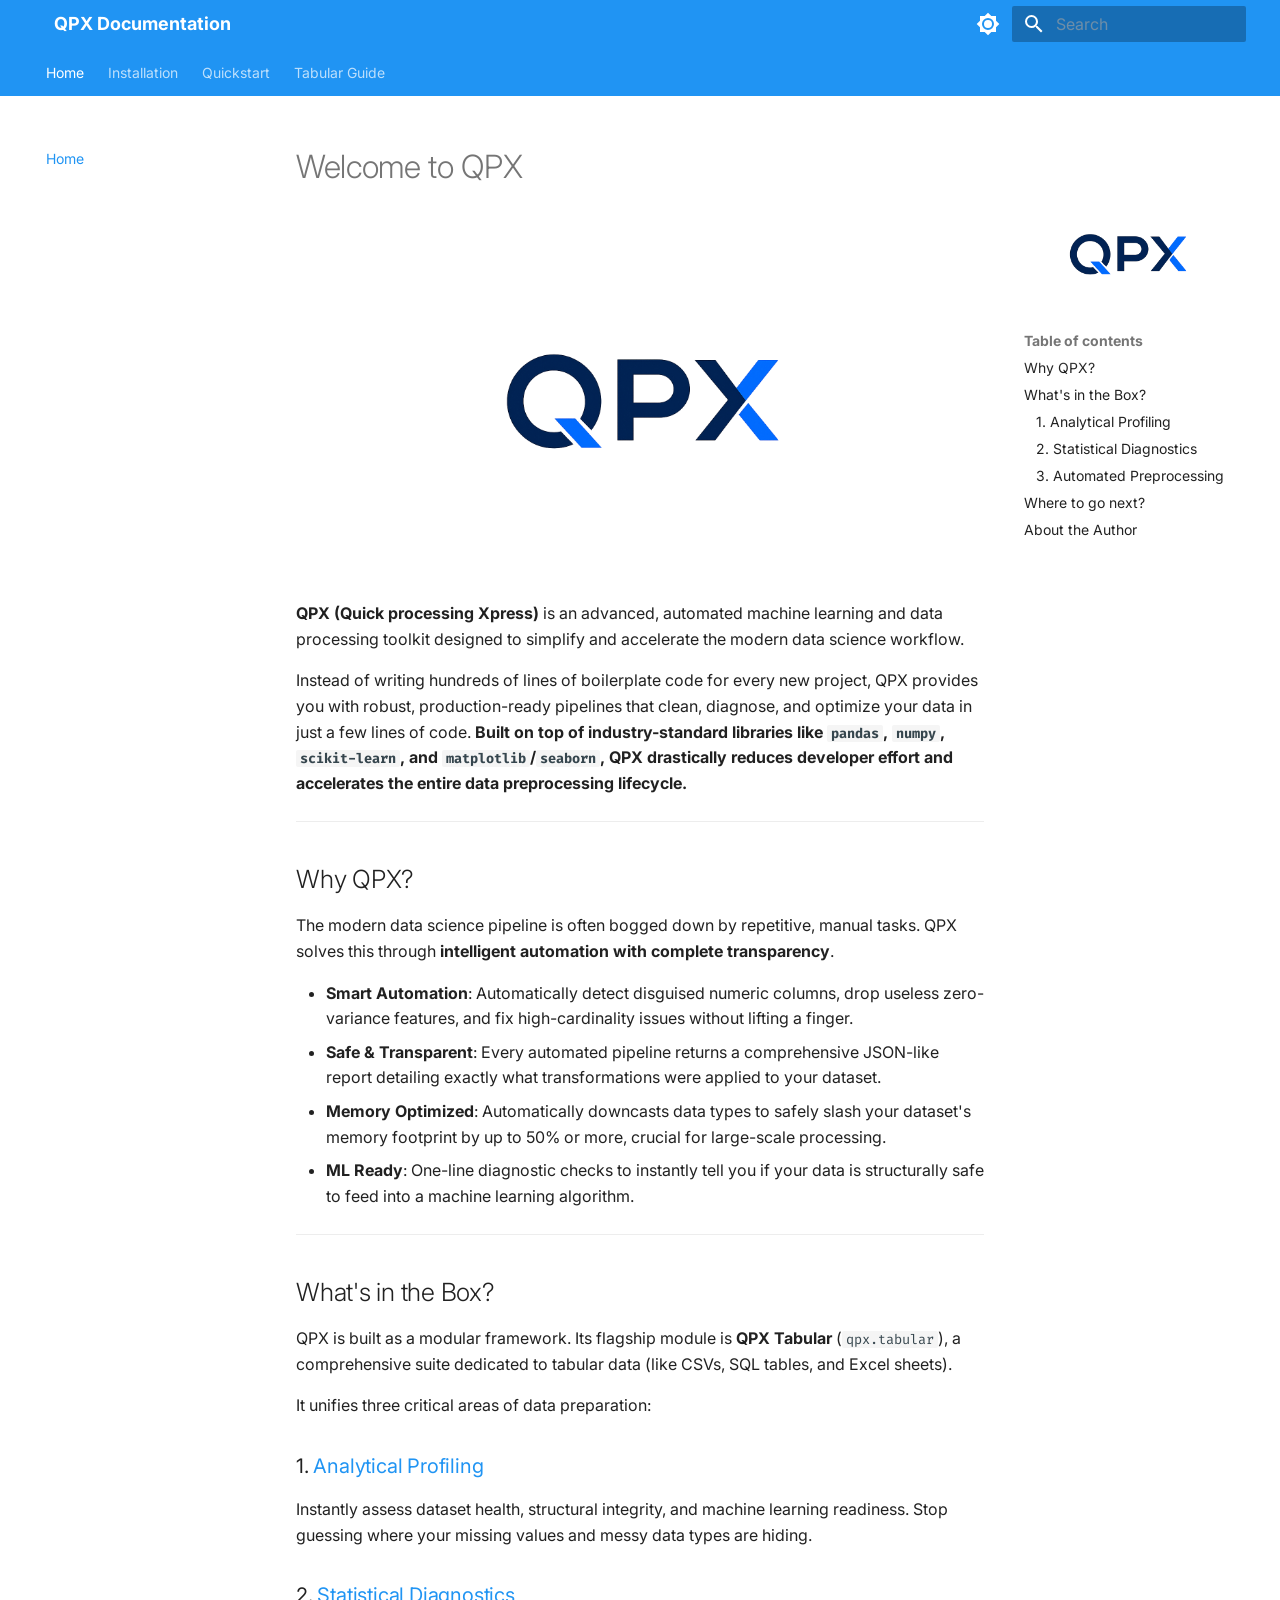
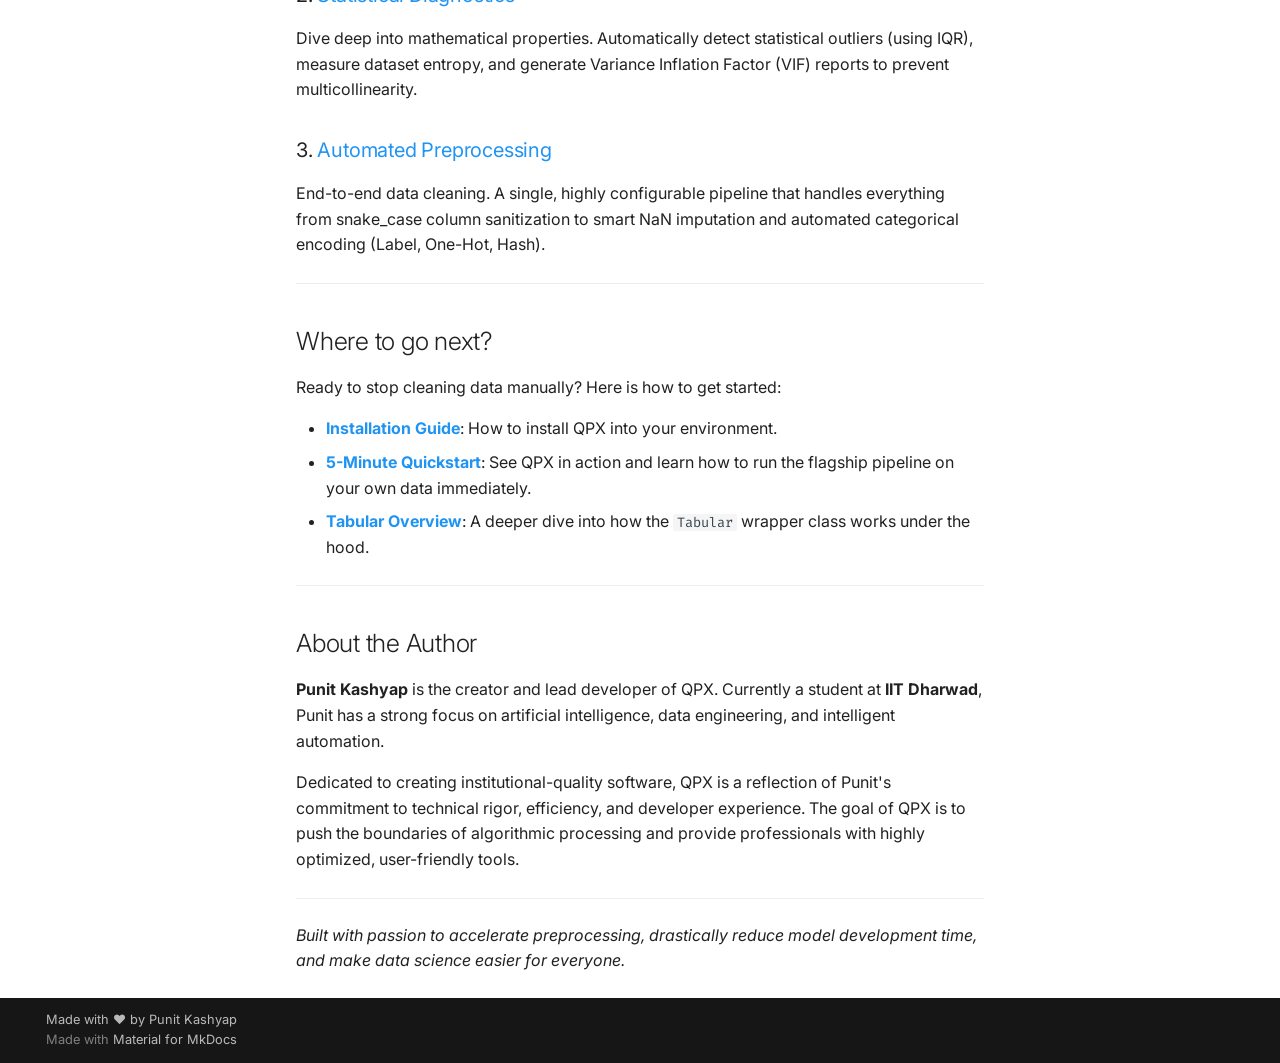
<file: index.html>
<!doctype html>
<html lang="en" class="no-js">
  <head>
    
      <meta charset="utf-8">
      <meta name="viewport" content="width=device-width,initial-scale=1">
      
        <meta name="description" content="Automated Data Processing Toolkit">
      
      
        <meta name="author" content="Punit Kashyap">
      
      
      
      
        <link rel="next" href="installation/">
      
      
        
      
      
      <link rel="icon" href="assets/qpx_logo.png">
      <meta name="generator" content="mkdocs-1.6.1, mkdocs-material-9.7.6">
    
    
      
        <title>QPX Documentation</title>
      
    
    
      <link rel="stylesheet" href="assets/stylesheets/main.484c7ddc.min.css">
      
        
        <link rel="stylesheet" href="assets/stylesheets/palette.ab4e12ef.min.css">
      
      


    
    
      
    
    
      
        
        
        <link rel="preconnect" href="https://fonts.gstatic.com" crossorigin>
        <link rel="stylesheet" href="https://fonts.googleapis.com/css?family=Inter:300,300i,400,400i,700,700i%7CFira+Code:400,400i,700,700i&display=fallback">
        <style>:root{--md-text-font:"Inter";--md-code-font:"Fira Code"}</style>
      
    
    
      <link rel="stylesheet" href="stylesheets/extra.css">
    
    <script>__md_scope=new URL(".",location),__md_hash=e=>[...e].reduce(((e,_)=>(e<<5)-e+_.charCodeAt(0)),0),__md_get=(e,_=localStorage,t=__md_scope)=>JSON.parse(_.getItem(t.pathname+"."+e)),__md_set=(e,_,t=localStorage,a=__md_scope)=>{try{t.setItem(a.pathname+"."+e,JSON.stringify(_))}catch(e){}}</script>
    
      

    
    
  </head>
  
  
    
    
      
    
    
    
    
    <body dir="ltr" data-md-color-scheme="default" data-md-color-primary="blue" data-md-color-accent="light-blue">
  
    
    <input class="md-toggle" data-md-toggle="drawer" type="checkbox" id="__drawer" autocomplete="off">
    <input class="md-toggle" data-md-toggle="search" type="checkbox" id="__search" autocomplete="off">
    <label class="md-overlay" for="__drawer"></label>
    <div data-md-component="skip">
      
        
        <a href="#welcome-to-qpx" class="md-skip">
          Skip to content
        </a>
      
    </div>
    <div data-md-component="announce">
      
    </div>
    
    
      

<header class="md-header" data-md-component="header">
  <nav class="md-header__inner md-grid" aria-label="Header">
    <a href="." title="QPX Documentation" class="md-header__button md-logo" aria-label="QPX Documentation" data-md-component="logo">
      
  <img src="assets/qpx_logo.png" alt="logo">

    </a>
    <label class="md-header__button md-icon" for="__drawer">
      
      <svg xmlns="http://www.w3.org/2000/svg" viewBox="0 0 24 24"><path d="M3 6h18v2H3zm0 5h18v2H3zm0 5h18v2H3z"/></svg>
    </label>
    <div class="md-header__title" data-md-component="header-title">
      <div class="md-header__ellipsis">
        <div class="md-header__topic">
          <span class="md-ellipsis">
            QPX Documentation
          </span>
        </div>
        <div class="md-header__topic" data-md-component="header-topic">
          <span class="md-ellipsis">
            
              Home
            
          </span>
        </div>
      </div>
    </div>
    
      
        <form class="md-header__option" data-md-component="palette">
  
    
    
    
    <input class="md-option" data-md-color-media="(prefers-color-scheme: light)" data-md-color-scheme="default" data-md-color-primary="blue" data-md-color-accent="light-blue"  aria-label="Switch to dark mode"  type="radio" name="__palette" id="__palette_0">
    
      <label class="md-header__button md-icon" title="Switch to dark mode" for="__palette_1" hidden>
        <svg xmlns="http://www.w3.org/2000/svg" viewBox="0 0 24 24"><path d="M12 8a4 4 0 0 0-4 4 4 4 0 0 0 4 4 4 4 0 0 0 4-4 4 4 0 0 0-4-4m0 10a6 6 0 0 1-6-6 6 6 0 0 1 6-6 6 6 0 0 1 6 6 6 6 0 0 1-6 6m8-9.31V4h-4.69L12 .69 8.69 4H4v4.69L.69 12 4 15.31V20h4.69L12 23.31 15.31 20H20v-4.69L23.31 12z"/></svg>
      </label>
    
  
    
    
    
    <input class="md-option" data-md-color-media="(prefers-color-scheme: dark)" data-md-color-scheme="slate" data-md-color-primary="blue" data-md-color-accent="light-blue"  aria-label="Switch to light mode"  type="radio" name="__palette" id="__palette_1">
    
      <label class="md-header__button md-icon" title="Switch to light mode" for="__palette_0" hidden>
        <svg xmlns="http://www.w3.org/2000/svg" viewBox="0 0 24 24"><path d="M12 18c-.89 0-1.74-.2-2.5-.55C11.56 16.5 13 14.42 13 12s-1.44-4.5-3.5-5.45C10.26 6.2 11.11 6 12 6a6 6 0 0 1 6 6 6 6 0 0 1-6 6m8-9.31V4h-4.69L12 .69 8.69 4H4v4.69L.69 12 4 15.31V20h4.69L12 23.31 15.31 20H20v-4.69L23.31 12z"/></svg>
      </label>
    
  
</form>
      
    
    
      <script>var palette=__md_get("__palette");if(palette&&palette.color){if("(prefers-color-scheme)"===palette.color.media){var media=matchMedia("(prefers-color-scheme: light)"),input=document.querySelector(media.matches?"[data-md-color-media='(prefers-color-scheme: light)']":"[data-md-color-media='(prefers-color-scheme: dark)']");palette.color.media=input.getAttribute("data-md-color-media"),palette.color.scheme=input.getAttribute("data-md-color-scheme"),palette.color.primary=input.getAttribute("data-md-color-primary"),palette.color.accent=input.getAttribute("data-md-color-accent")}for(var[key,value]of Object.entries(palette.color))document.body.setAttribute("data-md-color-"+key,value)}</script>
    
    
    
      
      
        <label class="md-header__button md-icon" for="__search">
          
          <svg xmlns="http://www.w3.org/2000/svg" viewBox="0 0 24 24"><path d="M9.5 3A6.5 6.5 0 0 1 16 9.5c0 1.61-.59 3.09-1.56 4.23l.27.27h.79l5 5-1.5 1.5-5-5v-.79l-.27-.27A6.52 6.52 0 0 1 9.5 16 6.5 6.5 0 0 1 3 9.5 6.5 6.5 0 0 1 9.5 3m0 2C7 5 5 7 5 9.5S7 14 9.5 14 14 12 14 9.5 12 5 9.5 5"/></svg>
        </label>
        <div class="md-search" data-md-component="search" role="dialog">
  <label class="md-search__overlay" for="__search"></label>
  <div class="md-search__inner" role="search">
    <form class="md-search__form" name="search">
      <input type="text" class="md-search__input" name="query" aria-label="Search" placeholder="Search" autocapitalize="off" autocorrect="off" autocomplete="off" spellcheck="false" data-md-component="search-query" required>
      <label class="md-search__icon md-icon" for="__search">
        
        <svg xmlns="http://www.w3.org/2000/svg" viewBox="0 0 24 24"><path d="M9.5 3A6.5 6.5 0 0 1 16 9.5c0 1.61-.59 3.09-1.56 4.23l.27.27h.79l5 5-1.5 1.5-5-5v-.79l-.27-.27A6.52 6.52 0 0 1 9.5 16 6.5 6.5 0 0 1 3 9.5 6.5 6.5 0 0 1 9.5 3m0 2C7 5 5 7 5 9.5S7 14 9.5 14 14 12 14 9.5 12 5 9.5 5"/></svg>
        
        <svg xmlns="http://www.w3.org/2000/svg" viewBox="0 0 24 24"><path d="M20 11v2H8l5.5 5.5-1.42 1.42L4.16 12l7.92-7.92L13.5 5.5 8 11z"/></svg>
      </label>
      <nav class="md-search__options" aria-label="Search">
        
          <a href="javascript:void(0)" class="md-search__icon md-icon" title="Share" aria-label="Share" data-clipboard data-clipboard-text="" data-md-component="search-share" tabindex="-1">
            
            <svg xmlns="http://www.w3.org/2000/svg" viewBox="0 0 24 24"><path d="M18 16.08c-.76 0-1.44.3-1.96.77L8.91 12.7c.05-.23.09-.46.09-.7s-.04-.47-.09-.7l7.05-4.11c.54.5 1.25.81 2.04.81a3 3 0 0 0 3-3 3 3 0 0 0-3-3 3 3 0 0 0-3 3c0 .24.04.47.09.7L8.04 9.81C7.5 9.31 6.79 9 6 9a3 3 0 0 0-3 3 3 3 0 0 0 3 3c.79 0 1.5-.31 2.04-.81l7.12 4.15c-.05.21-.08.43-.08.66 0 1.61 1.31 2.91 2.92 2.91s2.92-1.3 2.92-2.91A2.92 2.92 0 0 0 18 16.08"/></svg>
          </a>
        
        <button type="reset" class="md-search__icon md-icon" title="Clear" aria-label="Clear" tabindex="-1">
          
          <svg xmlns="http://www.w3.org/2000/svg" viewBox="0 0 24 24"><path d="M19 6.41 17.59 5 12 10.59 6.41 5 5 6.41 10.59 12 5 17.59 6.41 19 12 13.41 17.59 19 19 17.59 13.41 12z"/></svg>
        </button>
      </nav>
      
        <div class="md-search__suggest" data-md-component="search-suggest"></div>
      
    </form>
    <div class="md-search__output">
      <div class="md-search__scrollwrap" tabindex="0" data-md-scrollfix>
        <div class="md-search-result" data-md-component="search-result">
          <div class="md-search-result__meta">
            Initializing search
          </div>
          <ol class="md-search-result__list" role="presentation"></ol>
        </div>
      </div>
    </div>
  </div>
</div>
      
    
    
  </nav>
  
</header>
    
    <div class="md-container" data-md-component="container">
      
      
        
          
            
<nav class="md-tabs" aria-label="Tabs" data-md-component="tabs">
  <div class="md-grid">
    <ul class="md-tabs__list">
      
        
  
  
  
    
  
  
    <li class="md-tabs__item md-tabs__item--active">
      <a href="." class="md-tabs__link">
        
  
  
    
  
  Home

      </a>
    </li>
  

      
        
  
  
  
  
    <li class="md-tabs__item">
      <a href="installation/" class="md-tabs__link">
        
  
  
    
  
  Installation

      </a>
    </li>
  

      
        
  
  
  
  
    <li class="md-tabs__item">
      <a href="quickstart/" class="md-tabs__link">
        
  
  
    
  
  Quickstart

      </a>
    </li>
  

      
        
  
  
  
  
    
    
      <li class="md-tabs__item">
        <a href="user_guide/tabular/overview/" class="md-tabs__link">
          
  
  
  Tabular Guide

        </a>
      </li>
    
  

      
    </ul>
  </div>
</nav>
          
        
      
      <main class="md-main" data-md-component="main">
        <div class="md-main__inner md-grid">
          
  
    
    <div class="md-sidebar md-sidebar--primary" data-md-component="sidebar" data-md-type="navigation" >
      <div class="md-sidebar__scrollwrap">
        <div class="md-sidebar__inner">
          


  


<nav class="md-nav md-nav--primary md-nav--lifted" aria-label="Navigation" data-md-level="0">
  <label class="md-nav__title" for="__drawer">
    <a href="." title="QPX Documentation" class="md-nav__button md-logo" aria-label="QPX Documentation" data-md-component="logo">
      
  <img src="assets/qpx_logo.png" alt="logo">

    </a>
    QPX Documentation
  </label>
  
  <ul class="md-nav__list" data-md-scrollfix>
    
      
      
  
  
    
  
  
  
    <li class="md-nav__item md-nav__item--active">
      
      <input class="md-nav__toggle md-toggle" type="checkbox" id="__toc">
      
      
        
      
      
        <label class="md-nav__link md-nav__link--active" for="__toc">
          
  
  
  <span class="md-ellipsis">
    
  
    Home
  

    
  </span>
  
  

          <span class="md-nav__icon md-icon"></span>
        </label>
      
      <a href="." class="md-nav__link md-nav__link--active">
        
  
  
  <span class="md-ellipsis">
    
  
    Home
  

    
  </span>
  
  

      </a>
      
        

<nav class="md-nav md-nav--secondary" aria-label="Table of contents">
  
  
  
    
  
  
    <label class="md-nav__title" for="__toc">
      <span class="md-nav__icon md-icon"></span>
      Table of contents
    </label>
    <ul class="md-nav__list" data-md-component="toc" data-md-scrollfix>
      
        <li class="md-nav__item">
  <a href="#why-qpx" class="md-nav__link">
    <span class="md-ellipsis">
      
        Why QPX?
      
    </span>
  </a>
  
</li>
      
        <li class="md-nav__item">
  <a href="#whats-in-the-box" class="md-nav__link">
    <span class="md-ellipsis">
      
        What's in the Box?
      
    </span>
  </a>
  
    <nav class="md-nav" aria-label="What&#39;s in the Box?">
      <ul class="md-nav__list">
        
          <li class="md-nav__item">
  <a href="#1-analytical-profiling" class="md-nav__link">
    <span class="md-ellipsis">
      
        1. Analytical Profiling
      
    </span>
  </a>
  
</li>
        
          <li class="md-nav__item">
  <a href="#2-statistical-diagnostics" class="md-nav__link">
    <span class="md-ellipsis">
      
        2. Statistical Diagnostics
      
    </span>
  </a>
  
</li>
        
          <li class="md-nav__item">
  <a href="#3-automated-preprocessing" class="md-nav__link">
    <span class="md-ellipsis">
      
        3. Automated Preprocessing
      
    </span>
  </a>
  
</li>
        
      </ul>
    </nav>
  
</li>
      
        <li class="md-nav__item">
  <a href="#where-to-go-next" class="md-nav__link">
    <span class="md-ellipsis">
      
        Where to go next?
      
    </span>
  </a>
  
</li>
      
        <li class="md-nav__item">
  <a href="#about-the-author" class="md-nav__link">
    <span class="md-ellipsis">
      
        About the Author
      
    </span>
  </a>
  
</li>
      
    </ul>
  
</nav>
      
    </li>
  

    
      
      
  
  
  
  
    <li class="md-nav__item">
      <a href="installation/" class="md-nav__link">
        
  
  
  <span class="md-ellipsis">
    
  
    Installation
  

    
  </span>
  
  

      </a>
    </li>
  

    
      
      
  
  
  
  
    <li class="md-nav__item">
      <a href="quickstart/" class="md-nav__link">
        
  
  
  <span class="md-ellipsis">
    
  
    Quickstart
  

    
  </span>
  
  

      </a>
    </li>
  

    
      
      
  
  
  
  
    
    
    
    
      
      
        
      
    
    
    <li class="md-nav__item md-nav__item--nested">
      
        
        
          
        
        <input class="md-nav__toggle md-toggle md-toggle--indeterminate" type="checkbox" id="__nav_4" >
        
          
          <label class="md-nav__link" for="__nav_4" id="__nav_4_label" tabindex="0">
            
  
  
  <span class="md-ellipsis">
    
  
    Tabular Guide
  

    
  </span>
  
  

            <span class="md-nav__icon md-icon"></span>
          </label>
        
        <nav class="md-nav" data-md-level="1" aria-labelledby="__nav_4_label" aria-expanded="false">
          <label class="md-nav__title" for="__nav_4">
            <span class="md-nav__icon md-icon"></span>
            
  
    Tabular Guide
  

          </label>
          <ul class="md-nav__list" data-md-scrollfix>
            
              
                
  
  
  
  
    <li class="md-nav__item">
      <a href="user_guide/tabular/overview/" class="md-nav__link">
        
  
  
  <span class="md-ellipsis">
    
  
    Overview
  

    
  </span>
  
  

      </a>
    </li>
  

              
            
              
                
  
  
  
  
    <li class="md-nav__item">
      <a href="user_guide/tabular/workflow/" class="md-nav__link">
        
  
  
  <span class="md-ellipsis">
    
  
    Recommended Workflow
  

    
  </span>
  
  

      </a>
    </li>
  

              
            
              
                
  
  
  
  
    <li class="md-nav__item">
      <a href="user_guide/tabular/summary/" class="md-nav__link">
        
  
  
  <span class="md-ellipsis">
    
  
    Summary (Profiling)
  

    
  </span>
  
  

      </a>
    </li>
  

              
            
              
                
  
  
  
  
    <li class="md-nav__item">
      <a href="user_guide/tabular/statistics/" class="md-nav__link">
        
  
  
  <span class="md-ellipsis">
    
  
    Statistics
  

    
  </span>
  
  

      </a>
    </li>
  

              
            
              
                
  
  
  
  
    <li class="md-nav__item">
      <a href="user_guide/tabular/preprocessing/" class="md-nav__link">
        
  
  
  <span class="md-ellipsis">
    
  
    Preprocessing
  

    
  </span>
  
  

      </a>
    </li>
  

              
            
              
                
  
  
  
  
    <li class="md-nav__item">
      <a href="user_guide/tabular/visuals/" class="md-nav__link">
        
  
  
  <span class="md-ellipsis">
    
  
    Visuals
  

    
  </span>
  
  

      </a>
    </li>
  

              
            
              
                
  
  
  
  
    <li class="md-nav__item">
      <a href="user_guide/tabular/api_reference/" class="md-nav__link">
        
  
  
  <span class="md-ellipsis">
    
  
    API Reference
  

    
  </span>
  
  

      </a>
    </li>
  

              
            
          </ul>
        </nav>
      
    </li>
  

    
  </ul>
</nav>
        </div>
      </div>
    </div>
  
  
    
    <div class="md-sidebar md-sidebar--secondary" data-md-component="sidebar" data-md-type="toc" >
      <div class="md-sidebar__scrollwrap">
        <div class="md-sidebar__inner">
          <!-- Inject logo directly into the secondary sidebar container -->
          <div style="text-align: center; padding: 1.5rem 1rem 0 1rem;">
            <a href=".">
              <img src="assets/qpx_logo.png" alt="QPX Logo" style="max-width: 150px; height: auto;">
            </a>
          </div>
          

<nav class="md-nav md-nav--secondary" aria-label="Table of contents">
  
  
  
    
  
  
    <label class="md-nav__title" for="__toc">
      <span class="md-nav__icon md-icon"></span>
      Table of contents
    </label>
    <ul class="md-nav__list" data-md-component="toc" data-md-scrollfix>
      
        <li class="md-nav__item">
  <a href="#why-qpx" class="md-nav__link">
    <span class="md-ellipsis">
      
        Why QPX?
      
    </span>
  </a>
  
</li>
      
        <li class="md-nav__item">
  <a href="#whats-in-the-box" class="md-nav__link">
    <span class="md-ellipsis">
      
        What's in the Box?
      
    </span>
  </a>
  
    <nav class="md-nav" aria-label="What&#39;s in the Box?">
      <ul class="md-nav__list">
        
          <li class="md-nav__item">
  <a href="#1-analytical-profiling" class="md-nav__link">
    <span class="md-ellipsis">
      
        1. Analytical Profiling
      
    </span>
  </a>
  
</li>
        
          <li class="md-nav__item">
  <a href="#2-statistical-diagnostics" class="md-nav__link">
    <span class="md-ellipsis">
      
        2. Statistical Diagnostics
      
    </span>
  </a>
  
</li>
        
          <li class="md-nav__item">
  <a href="#3-automated-preprocessing" class="md-nav__link">
    <span class="md-ellipsis">
      
        3. Automated Preprocessing
      
    </span>
  </a>
  
</li>
        
      </ul>
    </nav>
  
</li>
      
        <li class="md-nav__item">
  <a href="#where-to-go-next" class="md-nav__link">
    <span class="md-ellipsis">
      
        Where to go next?
      
    </span>
  </a>
  
</li>
      
        <li class="md-nav__item">
  <a href="#about-the-author" class="md-nav__link">
    <span class="md-ellipsis">
      
        About the Author
      
    </span>
  </a>
  
</li>
      
    </ul>
  
</nav>
        </div>
      </div>
    </div>
  

          
            <div class="md-content" data-md-component="content">
              
              <article class="md-content__inner md-typeset">
                
                  



<h1 id="welcome-to-qpx">Welcome to QPX</h1>
<p align="center">
  <img src="assets/qpx_logo.png" alt="QPX Logo" width="350"/>
</p>

<p><strong>QPX (Quick processing Xpress)</strong> is an advanced, automated machine learning and data processing toolkit designed to simplify and accelerate the modern data science workflow. </p>
<p>Instead of writing hundreds of lines of boilerplate code for every new project, QPX provides you with robust, production-ready pipelines that clean, diagnose, and optimize your data in just a few lines of code. <strong>Built on top of industry-standard libraries like <code>pandas</code>, <code>numpy</code>, <code>scikit-learn</code>, and <code>matplotlib</code>/<code>seaborn</code>, QPX drastically reduces developer effort and accelerates the entire data preprocessing lifecycle.</strong></p>
<hr />
<h2 id="why-qpx">Why QPX?</h2>
<p>The modern data science pipeline is often bogged down by repetitive, manual tasks. QPX solves this through <strong>intelligent automation with complete transparency</strong>.</p>
<ul>
<li><strong>Smart Automation</strong>: Automatically detect disguised numeric columns, drop useless zero-variance features, and fix high-cardinality issues without lifting a finger.</li>
<li><strong>Safe &amp; Transparent</strong>: Every automated pipeline returns a comprehensive JSON-like report detailing exactly what transformations were applied to your dataset.</li>
<li><strong>Memory Optimized</strong>: Automatically downcasts data types to safely slash your dataset's memory footprint by up to 50% or more, crucial for large-scale processing.</li>
<li><strong>ML Ready</strong>: One-line diagnostic checks to instantly tell you if your data is structurally safe to feed into a machine learning algorithm.</li>
</ul>
<hr />
<h2 id="whats-in-the-box">What's in the Box?</h2>
<p>QPX is built as a modular framework. Its flagship module is <strong>QPX Tabular</strong> (<code>qpx.tabular</code>), a comprehensive suite dedicated to tabular data (like CSVs, SQL tables, and Excel sheets). </p>
<p>It unifies three critical areas of data preparation:</p>
<h3 id="1-analytical-profiling">1. <a href="user_guide/tabular/summary/">Analytical Profiling</a></h3>
<p>Instantly assess dataset health, structural integrity, and machine learning readiness. Stop guessing where your missing values and messy data types are hiding.</p>
<h3 id="2-statistical-diagnostics">2. <a href="user_guide/tabular/statistics/">Statistical Diagnostics</a></h3>
<p>Dive deep into mathematical properties. Automatically detect statistical outliers (using IQR), measure dataset entropy, and generate Variance Inflation Factor (VIF) reports to prevent multicollinearity.</p>
<h3 id="3-automated-preprocessing">3. <a href="user_guide/tabular/preprocessing/">Automated Preprocessing</a></h3>
<p>End-to-end data cleaning. A single, highly configurable pipeline that handles everything from snake_case column sanitization to smart NaN imputation and automated categorical encoding (Label, One-Hot, Hash).</p>
<hr />
<h2 id="where-to-go-next">Where to go next?</h2>
<p>Ready to stop cleaning data manually? Here is how to get started:</p>
<ul>
<li><strong><a href="installation/">Installation Guide</a></strong>: How to install QPX into your environment.</li>
<li><strong><a href="quickstart/">5-Minute Quickstart</a></strong>: See QPX in action and learn how to run the flagship pipeline on your own data immediately.</li>
<li><strong><a href="user_guide/tabular/overview/">Tabular Overview</a></strong>: A deeper dive into how the <code>Tabular</code> wrapper class works under the hood.</li>
</ul>
<hr />
<h2 id="about-the-author">About the Author</h2>
<p><strong>Punit Kashyap</strong> is the creator and lead developer of QPX. Currently a student at <strong>IIT Dharwad</strong>, Punit has a strong focus on artificial intelligence, data engineering, and intelligent automation. </p>
<p>Dedicated to creating institutional-quality software, QPX is a reflection of Punit's commitment to technical rigor, efficiency, and developer experience. The goal of QPX is to push the boundaries of algorithmic processing and provide professionals with highly optimized, user-friendly tools.</p>
<hr />
<p><em>Built with passion to accelerate preprocessing, drastically reduce model development time, and make data science easier for everyone.</em></p>












                
              </article>
            </div>
          
          
<script>var target=document.getElementById(location.hash.slice(1));target&&target.name&&(target.checked=target.name.startsWith("__tabbed_"))</script>
        </div>
        
          <button type="button" class="md-top md-icon" data-md-component="top" hidden>
  
  <svg xmlns="http://www.w3.org/2000/svg" viewBox="0 0 24 24"><path d="M13 20h-2V8l-5.5 5.5-1.42-1.42L12 4.16l7.92 7.92-1.42 1.42L13 8z"/></svg>
  Back to top
</button>
        
      </main>
      
        <footer class="md-footer">
  
  <div class="md-footer-meta md-typeset">
    <div class="md-footer-meta__inner md-grid">
      <div class="md-copyright">
  
    <div class="md-copyright__highlight">
      Made with ❤️ by Punit Kashyap
    </div>
  
  
    Made with
    <a href="https://squidfunk.github.io/mkdocs-material/" target="_blank" rel="noopener">
      Material for MkDocs
    </a>
  
</div>
      
    </div>
  </div>
</footer>
      
    </div>
    <div class="md-dialog" data-md-component="dialog">
      <div class="md-dialog__inner md-typeset"></div>
    </div>
    
    
    
      
      
      <script id="__config" type="application/json">{"annotate": null, "base": ".", "features": ["navigation.tabs", "navigation.sections", "navigation.expand", "navigation.top", "navigation.tracking", "search.suggest", "search.highlight", "search.share", "content.code.copy", "content.code.annotate"], "search": "assets/javascripts/workers/search.2c215733.min.js", "tags": null, "translations": {"clipboard.copied": "Copied to clipboard", "clipboard.copy": "Copy to clipboard", "search.result.more.one": "1 more on this page", "search.result.more.other": "# more on this page", "search.result.none": "No matching documents", "search.result.one": "1 matching document", "search.result.other": "# matching documents", "search.result.placeholder": "Type to start searching", "search.result.term.missing": "Missing", "select.version": "Select version"}, "version": null}</script>
    
    
      <script src="assets/javascripts/bundle.79ae519e.min.js"></script>
      
    
  </body>
</html>
</file>
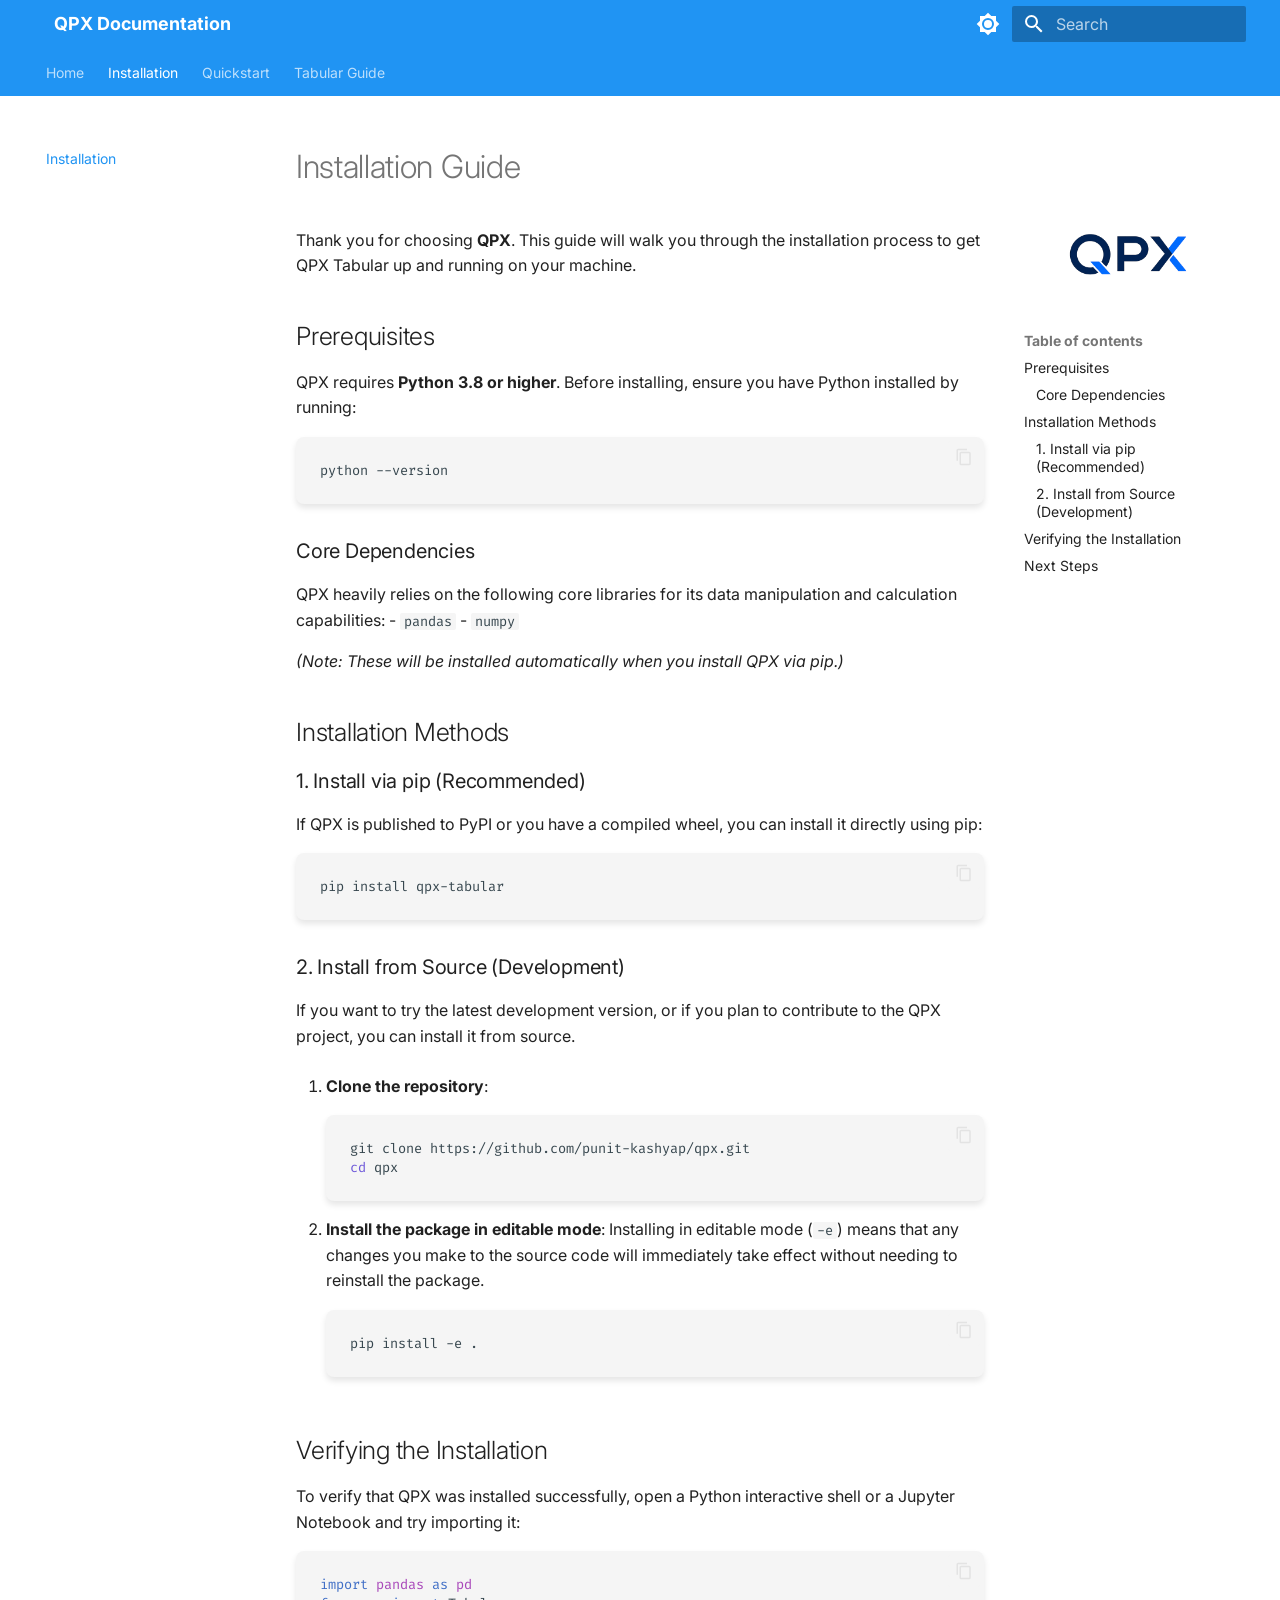
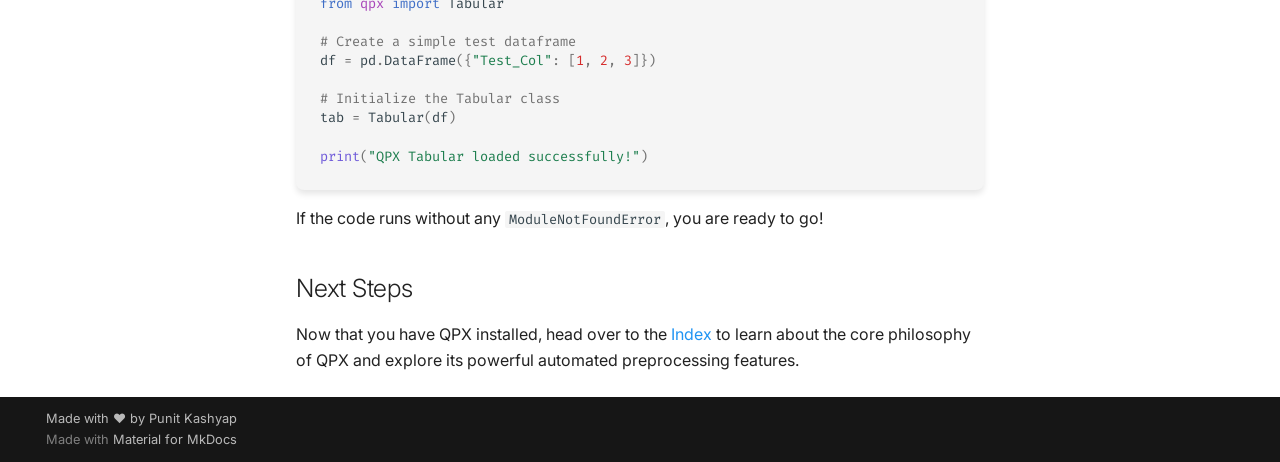
<file: installation/index.html>
<!doctype html>
<html lang="en" class="no-js">
  <head>
    
      <meta charset="utf-8">
      <meta name="viewport" content="width=device-width,initial-scale=1">
      
        <meta name="description" content="Automated Data Processing Toolkit">
      
      
        <meta name="author" content="Punit Kashyap">
      
      
      
        <link rel="prev" href="..">
      
      
        <link rel="next" href="../quickstart/">
      
      
        
      
      
      <link rel="icon" href="../assets/qpx_logo.png">
      <meta name="generator" content="mkdocs-1.6.1, mkdocs-material-9.7.6">
    
    
      
        <title>Installation - QPX Documentation</title>
      
    
    
      <link rel="stylesheet" href="../assets/stylesheets/main.484c7ddc.min.css">
      
        
        <link rel="stylesheet" href="../assets/stylesheets/palette.ab4e12ef.min.css">
      
      


    
    
      
    
    
      
        
        
        <link rel="preconnect" href="https://fonts.gstatic.com" crossorigin>
        <link rel="stylesheet" href="https://fonts.googleapis.com/css?family=Inter:300,300i,400,400i,700,700i%7CFira+Code:400,400i,700,700i&display=fallback">
        <style>:root{--md-text-font:"Inter";--md-code-font:"Fira Code"}</style>
      
    
    
      <link rel="stylesheet" href="../stylesheets/extra.css">
    
    <script>__md_scope=new URL("..",location),__md_hash=e=>[...e].reduce(((e,_)=>(e<<5)-e+_.charCodeAt(0)),0),__md_get=(e,_=localStorage,t=__md_scope)=>JSON.parse(_.getItem(t.pathname+"."+e)),__md_set=(e,_,t=localStorage,a=__md_scope)=>{try{t.setItem(a.pathname+"."+e,JSON.stringify(_))}catch(e){}}</script>
    
      

    
    
  </head>
  
  
    
    
      
    
    
    
    
    <body dir="ltr" data-md-color-scheme="default" data-md-color-primary="blue" data-md-color-accent="light-blue">
  
    
    <input class="md-toggle" data-md-toggle="drawer" type="checkbox" id="__drawer" autocomplete="off">
    <input class="md-toggle" data-md-toggle="search" type="checkbox" id="__search" autocomplete="off">
    <label class="md-overlay" for="__drawer"></label>
    <div data-md-component="skip">
      
        
        <a href="#installation-guide" class="md-skip">
          Skip to content
        </a>
      
    </div>
    <div data-md-component="announce">
      
    </div>
    
    
      

<header class="md-header" data-md-component="header">
  <nav class="md-header__inner md-grid" aria-label="Header">
    <a href=".." title="QPX Documentation" class="md-header__button md-logo" aria-label="QPX Documentation" data-md-component="logo">
      
  <img src="../assets/qpx_logo.png" alt="logo">

    </a>
    <label class="md-header__button md-icon" for="__drawer">
      
      <svg xmlns="http://www.w3.org/2000/svg" viewBox="0 0 24 24"><path d="M3 6h18v2H3zm0 5h18v2H3zm0 5h18v2H3z"/></svg>
    </label>
    <div class="md-header__title" data-md-component="header-title">
      <div class="md-header__ellipsis">
        <div class="md-header__topic">
          <span class="md-ellipsis">
            QPX Documentation
          </span>
        </div>
        <div class="md-header__topic" data-md-component="header-topic">
          <span class="md-ellipsis">
            
              Installation
            
          </span>
        </div>
      </div>
    </div>
    
      
        <form class="md-header__option" data-md-component="palette">
  
    
    
    
    <input class="md-option" data-md-color-media="(prefers-color-scheme: light)" data-md-color-scheme="default" data-md-color-primary="blue" data-md-color-accent="light-blue"  aria-label="Switch to dark mode"  type="radio" name="__palette" id="__palette_0">
    
      <label class="md-header__button md-icon" title="Switch to dark mode" for="__palette_1" hidden>
        <svg xmlns="http://www.w3.org/2000/svg" viewBox="0 0 24 24"><path d="M12 8a4 4 0 0 0-4 4 4 4 0 0 0 4 4 4 4 0 0 0 4-4 4 4 0 0 0-4-4m0 10a6 6 0 0 1-6-6 6 6 0 0 1 6-6 6 6 0 0 1 6 6 6 6 0 0 1-6 6m8-9.31V4h-4.69L12 .69 8.69 4H4v4.69L.69 12 4 15.31V20h4.69L12 23.31 15.31 20H20v-4.69L23.31 12z"/></svg>
      </label>
    
  
    
    
    
    <input class="md-option" data-md-color-media="(prefers-color-scheme: dark)" data-md-color-scheme="slate" data-md-color-primary="blue" data-md-color-accent="light-blue"  aria-label="Switch to light mode"  type="radio" name="__palette" id="__palette_1">
    
      <label class="md-header__button md-icon" title="Switch to light mode" for="__palette_0" hidden>
        <svg xmlns="http://www.w3.org/2000/svg" viewBox="0 0 24 24"><path d="M12 18c-.89 0-1.74-.2-2.5-.55C11.56 16.5 13 14.42 13 12s-1.44-4.5-3.5-5.45C10.26 6.2 11.11 6 12 6a6 6 0 0 1 6 6 6 6 0 0 1-6 6m8-9.31V4h-4.69L12 .69 8.69 4H4v4.69L.69 12 4 15.31V20h4.69L12 23.31 15.31 20H20v-4.69L23.31 12z"/></svg>
      </label>
    
  
</form>
      
    
    
      <script>var palette=__md_get("__palette");if(palette&&palette.color){if("(prefers-color-scheme)"===palette.color.media){var media=matchMedia("(prefers-color-scheme: light)"),input=document.querySelector(media.matches?"[data-md-color-media='(prefers-color-scheme: light)']":"[data-md-color-media='(prefers-color-scheme: dark)']");palette.color.media=input.getAttribute("data-md-color-media"),palette.color.scheme=input.getAttribute("data-md-color-scheme"),palette.color.primary=input.getAttribute("data-md-color-primary"),palette.color.accent=input.getAttribute("data-md-color-accent")}for(var[key,value]of Object.entries(palette.color))document.body.setAttribute("data-md-color-"+key,value)}</script>
    
    
    
      
      
        <label class="md-header__button md-icon" for="__search">
          
          <svg xmlns="http://www.w3.org/2000/svg" viewBox="0 0 24 24"><path d="M9.5 3A6.5 6.5 0 0 1 16 9.5c0 1.61-.59 3.09-1.56 4.23l.27.27h.79l5 5-1.5 1.5-5-5v-.79l-.27-.27A6.52 6.52 0 0 1 9.5 16 6.5 6.5 0 0 1 3 9.5 6.5 6.5 0 0 1 9.5 3m0 2C7 5 5 7 5 9.5S7 14 9.5 14 14 12 14 9.5 12 5 9.5 5"/></svg>
        </label>
        <div class="md-search" data-md-component="search" role="dialog">
  <label class="md-search__overlay" for="__search"></label>
  <div class="md-search__inner" role="search">
    <form class="md-search__form" name="search">
      <input type="text" class="md-search__input" name="query" aria-label="Search" placeholder="Search" autocapitalize="off" autocorrect="off" autocomplete="off" spellcheck="false" data-md-component="search-query" required>
      <label class="md-search__icon md-icon" for="__search">
        
        <svg xmlns="http://www.w3.org/2000/svg" viewBox="0 0 24 24"><path d="M9.5 3A6.5 6.5 0 0 1 16 9.5c0 1.61-.59 3.09-1.56 4.23l.27.27h.79l5 5-1.5 1.5-5-5v-.79l-.27-.27A6.52 6.52 0 0 1 9.5 16 6.5 6.5 0 0 1 3 9.5 6.5 6.5 0 0 1 9.5 3m0 2C7 5 5 7 5 9.5S7 14 9.5 14 14 12 14 9.5 12 5 9.5 5"/></svg>
        
        <svg xmlns="http://www.w3.org/2000/svg" viewBox="0 0 24 24"><path d="M20 11v2H8l5.5 5.5-1.42 1.42L4.16 12l7.92-7.92L13.5 5.5 8 11z"/></svg>
      </label>
      <nav class="md-search__options" aria-label="Search">
        
          <a href="javascript:void(0)" class="md-search__icon md-icon" title="Share" aria-label="Share" data-clipboard data-clipboard-text="" data-md-component="search-share" tabindex="-1">
            
            <svg xmlns="http://www.w3.org/2000/svg" viewBox="0 0 24 24"><path d="M18 16.08c-.76 0-1.44.3-1.96.77L8.91 12.7c.05-.23.09-.46.09-.7s-.04-.47-.09-.7l7.05-4.11c.54.5 1.25.81 2.04.81a3 3 0 0 0 3-3 3 3 0 0 0-3-3 3 3 0 0 0-3 3c0 .24.04.47.09.7L8.04 9.81C7.5 9.31 6.79 9 6 9a3 3 0 0 0-3 3 3 3 0 0 0 3 3c.79 0 1.5-.31 2.04-.81l7.12 4.15c-.05.21-.08.43-.08.66 0 1.61 1.31 2.91 2.92 2.91s2.92-1.3 2.92-2.91A2.92 2.92 0 0 0 18 16.08"/></svg>
          </a>
        
        <button type="reset" class="md-search__icon md-icon" title="Clear" aria-label="Clear" tabindex="-1">
          
          <svg xmlns="http://www.w3.org/2000/svg" viewBox="0 0 24 24"><path d="M19 6.41 17.59 5 12 10.59 6.41 5 5 6.41 10.59 12 5 17.59 6.41 19 12 13.41 17.59 19 19 17.59 13.41 12z"/></svg>
        </button>
      </nav>
      
        <div class="md-search__suggest" data-md-component="search-suggest"></div>
      
    </form>
    <div class="md-search__output">
      <div class="md-search__scrollwrap" tabindex="0" data-md-scrollfix>
        <div class="md-search-result" data-md-component="search-result">
          <div class="md-search-result__meta">
            Initializing search
          </div>
          <ol class="md-search-result__list" role="presentation"></ol>
        </div>
      </div>
    </div>
  </div>
</div>
      
    
    
  </nav>
  
</header>
    
    <div class="md-container" data-md-component="container">
      
      
        
          
            
<nav class="md-tabs" aria-label="Tabs" data-md-component="tabs">
  <div class="md-grid">
    <ul class="md-tabs__list">
      
        
  
  
  
  
    <li class="md-tabs__item">
      <a href=".." class="md-tabs__link">
        
  
  
    
  
  Home

      </a>
    </li>
  

      
        
  
  
  
    
  
  
    <li class="md-tabs__item md-tabs__item--active">
      <a href="./" class="md-tabs__link">
        
  
  
    
  
  Installation

      </a>
    </li>
  

      
        
  
  
  
  
    <li class="md-tabs__item">
      <a href="../quickstart/" class="md-tabs__link">
        
  
  
    
  
  Quickstart

      </a>
    </li>
  

      
        
  
  
  
  
    
    
      <li class="md-tabs__item">
        <a href="../user_guide/tabular/overview/" class="md-tabs__link">
          
  
  
  Tabular Guide

        </a>
      </li>
    
  

      
    </ul>
  </div>
</nav>
          
        
      
      <main class="md-main" data-md-component="main">
        <div class="md-main__inner md-grid">
          
  
    
    <div class="md-sidebar md-sidebar--primary" data-md-component="sidebar" data-md-type="navigation" >
      <div class="md-sidebar__scrollwrap">
        <div class="md-sidebar__inner">
          


  


<nav class="md-nav md-nav--primary md-nav--lifted" aria-label="Navigation" data-md-level="0">
  <label class="md-nav__title" for="__drawer">
    <a href=".." title="QPX Documentation" class="md-nav__button md-logo" aria-label="QPX Documentation" data-md-component="logo">
      
  <img src="../assets/qpx_logo.png" alt="logo">

    </a>
    QPX Documentation
  </label>
  
  <ul class="md-nav__list" data-md-scrollfix>
    
      
      
  
  
  
  
    <li class="md-nav__item">
      <a href=".." class="md-nav__link">
        
  
  
  <span class="md-ellipsis">
    
  
    Home
  

    
  </span>
  
  

      </a>
    </li>
  

    
      
      
  
  
    
  
  
  
    <li class="md-nav__item md-nav__item--active">
      
      <input class="md-nav__toggle md-toggle" type="checkbox" id="__toc">
      
      
        
      
      
        <label class="md-nav__link md-nav__link--active" for="__toc">
          
  
  
  <span class="md-ellipsis">
    
  
    Installation
  

    
  </span>
  
  

          <span class="md-nav__icon md-icon"></span>
        </label>
      
      <a href="./" class="md-nav__link md-nav__link--active">
        
  
  
  <span class="md-ellipsis">
    
  
    Installation
  

    
  </span>
  
  

      </a>
      
        

<nav class="md-nav md-nav--secondary" aria-label="Table of contents">
  
  
  
    
  
  
    <label class="md-nav__title" for="__toc">
      <span class="md-nav__icon md-icon"></span>
      Table of contents
    </label>
    <ul class="md-nav__list" data-md-component="toc" data-md-scrollfix>
      
        <li class="md-nav__item">
  <a href="#prerequisites" class="md-nav__link">
    <span class="md-ellipsis">
      
        Prerequisites
      
    </span>
  </a>
  
    <nav class="md-nav" aria-label="Prerequisites">
      <ul class="md-nav__list">
        
          <li class="md-nav__item">
  <a href="#core-dependencies" class="md-nav__link">
    <span class="md-ellipsis">
      
        Core Dependencies
      
    </span>
  </a>
  
</li>
        
      </ul>
    </nav>
  
</li>
      
        <li class="md-nav__item">
  <a href="#installation-methods" class="md-nav__link">
    <span class="md-ellipsis">
      
        Installation Methods
      
    </span>
  </a>
  
    <nav class="md-nav" aria-label="Installation Methods">
      <ul class="md-nav__list">
        
          <li class="md-nav__item">
  <a href="#1-install-via-pip-recommended" class="md-nav__link">
    <span class="md-ellipsis">
      
        1. Install via pip (Recommended)
      
    </span>
  </a>
  
</li>
        
          <li class="md-nav__item">
  <a href="#2-install-from-source-development" class="md-nav__link">
    <span class="md-ellipsis">
      
        2. Install from Source (Development)
      
    </span>
  </a>
  
</li>
        
      </ul>
    </nav>
  
</li>
      
        <li class="md-nav__item">
  <a href="#verifying-the-installation" class="md-nav__link">
    <span class="md-ellipsis">
      
        Verifying the Installation
      
    </span>
  </a>
  
</li>
      
        <li class="md-nav__item">
  <a href="#next-steps" class="md-nav__link">
    <span class="md-ellipsis">
      
        Next Steps
      
    </span>
  </a>
  
</li>
      
    </ul>
  
</nav>
      
    </li>
  

    
      
      
  
  
  
  
    <li class="md-nav__item">
      <a href="../quickstart/" class="md-nav__link">
        
  
  
  <span class="md-ellipsis">
    
  
    Quickstart
  

    
  </span>
  
  

      </a>
    </li>
  

    
      
      
  
  
  
  
    
    
    
    
      
      
        
      
    
    
    <li class="md-nav__item md-nav__item--nested">
      
        
        
          
        
        <input class="md-nav__toggle md-toggle md-toggle--indeterminate" type="checkbox" id="__nav_4" >
        
          
          <label class="md-nav__link" for="__nav_4" id="__nav_4_label" tabindex="0">
            
  
  
  <span class="md-ellipsis">
    
  
    Tabular Guide
  

    
  </span>
  
  

            <span class="md-nav__icon md-icon"></span>
          </label>
        
        <nav class="md-nav" data-md-level="1" aria-labelledby="__nav_4_label" aria-expanded="false">
          <label class="md-nav__title" for="__nav_4">
            <span class="md-nav__icon md-icon"></span>
            
  
    Tabular Guide
  

          </label>
          <ul class="md-nav__list" data-md-scrollfix>
            
              
                
  
  
  
  
    <li class="md-nav__item">
      <a href="../user_guide/tabular/overview/" class="md-nav__link">
        
  
  
  <span class="md-ellipsis">
    
  
    Overview
  

    
  </span>
  
  

      </a>
    </li>
  

              
            
              
                
  
  
  
  
    <li class="md-nav__item">
      <a href="../user_guide/tabular/workflow/" class="md-nav__link">
        
  
  
  <span class="md-ellipsis">
    
  
    Recommended Workflow
  

    
  </span>
  
  

      </a>
    </li>
  

              
            
              
                
  
  
  
  
    <li class="md-nav__item">
      <a href="../user_guide/tabular/summary/" class="md-nav__link">
        
  
  
  <span class="md-ellipsis">
    
  
    Summary (Profiling)
  

    
  </span>
  
  

      </a>
    </li>
  

              
            
              
                
  
  
  
  
    <li class="md-nav__item">
      <a href="../user_guide/tabular/statistics/" class="md-nav__link">
        
  
  
  <span class="md-ellipsis">
    
  
    Statistics
  

    
  </span>
  
  

      </a>
    </li>
  

              
            
              
                
  
  
  
  
    <li class="md-nav__item">
      <a href="../user_guide/tabular/preprocessing/" class="md-nav__link">
        
  
  
  <span class="md-ellipsis">
    
  
    Preprocessing
  

    
  </span>
  
  

      </a>
    </li>
  

              
            
              
                
  
  
  
  
    <li class="md-nav__item">
      <a href="../user_guide/tabular/visuals/" class="md-nav__link">
        
  
  
  <span class="md-ellipsis">
    
  
    Visuals
  

    
  </span>
  
  

      </a>
    </li>
  

              
            
              
                
  
  
  
  
    <li class="md-nav__item">
      <a href="../user_guide/tabular/api_reference/" class="md-nav__link">
        
  
  
  <span class="md-ellipsis">
    
  
    API Reference
  

    
  </span>
  
  

      </a>
    </li>
  

              
            
          </ul>
        </nav>
      
    </li>
  

    
  </ul>
</nav>
        </div>
      </div>
    </div>
  
  
    
    <div class="md-sidebar md-sidebar--secondary" data-md-component="sidebar" data-md-type="toc" >
      <div class="md-sidebar__scrollwrap">
        <div class="md-sidebar__inner">
          <!-- Inject logo directly into the secondary sidebar container -->
          <div style="text-align: center; padding: 1.5rem 1rem 0 1rem;">
            <a href="..">
              <img src="../assets/qpx_logo.png" alt="QPX Logo" style="max-width: 150px; height: auto;">
            </a>
          </div>
          

<nav class="md-nav md-nav--secondary" aria-label="Table of contents">
  
  
  
    
  
  
    <label class="md-nav__title" for="__toc">
      <span class="md-nav__icon md-icon"></span>
      Table of contents
    </label>
    <ul class="md-nav__list" data-md-component="toc" data-md-scrollfix>
      
        <li class="md-nav__item">
  <a href="#prerequisites" class="md-nav__link">
    <span class="md-ellipsis">
      
        Prerequisites
      
    </span>
  </a>
  
    <nav class="md-nav" aria-label="Prerequisites">
      <ul class="md-nav__list">
        
          <li class="md-nav__item">
  <a href="#core-dependencies" class="md-nav__link">
    <span class="md-ellipsis">
      
        Core Dependencies
      
    </span>
  </a>
  
</li>
        
      </ul>
    </nav>
  
</li>
      
        <li class="md-nav__item">
  <a href="#installation-methods" class="md-nav__link">
    <span class="md-ellipsis">
      
        Installation Methods
      
    </span>
  </a>
  
    <nav class="md-nav" aria-label="Installation Methods">
      <ul class="md-nav__list">
        
          <li class="md-nav__item">
  <a href="#1-install-via-pip-recommended" class="md-nav__link">
    <span class="md-ellipsis">
      
        1. Install via pip (Recommended)
      
    </span>
  </a>
  
</li>
        
          <li class="md-nav__item">
  <a href="#2-install-from-source-development" class="md-nav__link">
    <span class="md-ellipsis">
      
        2. Install from Source (Development)
      
    </span>
  </a>
  
</li>
        
      </ul>
    </nav>
  
</li>
      
        <li class="md-nav__item">
  <a href="#verifying-the-installation" class="md-nav__link">
    <span class="md-ellipsis">
      
        Verifying the Installation
      
    </span>
  </a>
  
</li>
      
        <li class="md-nav__item">
  <a href="#next-steps" class="md-nav__link">
    <span class="md-ellipsis">
      
        Next Steps
      
    </span>
  </a>
  
</li>
      
    </ul>
  
</nav>
        </div>
      </div>
    </div>
  

          
            <div class="md-content" data-md-component="content">
              
              <article class="md-content__inner md-typeset">
                
                  



<h1 id="installation-guide">Installation Guide</h1>
<p>Thank you for choosing <strong>QPX</strong>. This guide will walk you through the installation process to get QPX Tabular up and running on your machine.</p>
<h2 id="prerequisites">Prerequisites</h2>
<p>QPX requires <strong>Python 3.8 or higher</strong>. Before installing, ensure you have Python installed by running:</p>
<div class="language-bash highlight"><pre><span></span><code><span id="__span-0-1"><a id="__codelineno-0-1" name="__codelineno-0-1" href="#__codelineno-0-1"></a>python<span class="w"> </span>--version
</span></code></pre></div>
<h3 id="core-dependencies">Core Dependencies</h3>
<p>QPX heavily relies on the following core libraries for its data manipulation and calculation capabilities:
- <code>pandas</code>
- <code>numpy</code></p>
<p><em>(Note: These will be installed automatically when you install QPX via pip.)</em></p>
<h2 id="installation-methods">Installation Methods</h2>
<h3 id="1-install-via-pip-recommended">1. Install via pip (Recommended)</h3>
<p>If QPX is published to PyPI or you have a compiled wheel, you can install it directly using pip:</p>
<div class="language-bash highlight"><pre><span></span><code><span id="__span-1-1"><a id="__codelineno-1-1" name="__codelineno-1-1" href="#__codelineno-1-1"></a>pip<span class="w"> </span>install<span class="w"> </span>qpx-tabular
</span></code></pre></div>
<h3 id="2-install-from-source-development">2. Install from Source (Development)</h3>
<p>If you want to try the latest development version, or if you plan to contribute to the QPX project, you can install it from source.</p>
<ol>
<li>
<p><strong>Clone the repository</strong>:
   <div class="language-bash highlight"><pre><span></span><code><span id="__span-2-1"><a id="__codelineno-2-1" name="__codelineno-2-1" href="#__codelineno-2-1"></a>git<span class="w"> </span>clone<span class="w"> </span>https://github.com/punit-kashyap/qpx.git
</span><span id="__span-2-2"><a id="__codelineno-2-2" name="__codelineno-2-2" href="#__codelineno-2-2"></a><span class="nb">cd</span><span class="w"> </span>qpx
</span></code></pre></div></p>
</li>
<li>
<p><strong>Install the package in editable mode</strong>:
   Installing in editable mode (<code>-e</code>) means that any changes you make to the source code will immediately take effect without needing to reinstall the package.
   <div class="language-bash highlight"><pre><span></span><code><span id="__span-3-1"><a id="__codelineno-3-1" name="__codelineno-3-1" href="#__codelineno-3-1"></a>pip<span class="w"> </span>install<span class="w"> </span>-e<span class="w"> </span>.
</span></code></pre></div></p>
</li>
</ol>
<h2 id="verifying-the-installation">Verifying the Installation</h2>
<p>To verify that QPX was installed successfully, open a Python interactive shell or a Jupyter Notebook and try importing it:</p>
<div class="language-python highlight"><pre><span></span><code><span id="__span-4-1"><a id="__codelineno-4-1" name="__codelineno-4-1" href="#__codelineno-4-1"></a><span class="kn">import</span><span class="w"> </span><span class="nn">pandas</span><span class="w"> </span><span class="k">as</span><span class="w"> </span><span class="nn">pd</span>
</span><span id="__span-4-2"><a id="__codelineno-4-2" name="__codelineno-4-2" href="#__codelineno-4-2"></a><span class="kn">from</span><span class="w"> </span><span class="nn">qpx</span><span class="w"> </span><span class="kn">import</span> <span class="n">Tabular</span>
</span><span id="__span-4-3"><a id="__codelineno-4-3" name="__codelineno-4-3" href="#__codelineno-4-3"></a>
</span><span id="__span-4-4"><a id="__codelineno-4-4" name="__codelineno-4-4" href="#__codelineno-4-4"></a><span class="c1"># Create a simple test dataframe</span>
</span><span id="__span-4-5"><a id="__codelineno-4-5" name="__codelineno-4-5" href="#__codelineno-4-5"></a><span class="n">df</span> <span class="o">=</span> <span class="n">pd</span><span class="o">.</span><span class="n">DataFrame</span><span class="p">({</span><span class="s2">&quot;Test_Col&quot;</span><span class="p">:</span> <span class="p">[</span><span class="mi">1</span><span class="p">,</span> <span class="mi">2</span><span class="p">,</span> <span class="mi">3</span><span class="p">]})</span>
</span><span id="__span-4-6"><a id="__codelineno-4-6" name="__codelineno-4-6" href="#__codelineno-4-6"></a>
</span><span id="__span-4-7"><a id="__codelineno-4-7" name="__codelineno-4-7" href="#__codelineno-4-7"></a><span class="c1"># Initialize the Tabular class</span>
</span><span id="__span-4-8"><a id="__codelineno-4-8" name="__codelineno-4-8" href="#__codelineno-4-8"></a><span class="n">tab</span> <span class="o">=</span> <span class="n">Tabular</span><span class="p">(</span><span class="n">df</span><span class="p">)</span>
</span><span id="__span-4-9"><a id="__codelineno-4-9" name="__codelineno-4-9" href="#__codelineno-4-9"></a>
</span><span id="__span-4-10"><a id="__codelineno-4-10" name="__codelineno-4-10" href="#__codelineno-4-10"></a><span class="nb">print</span><span class="p">(</span><span class="s2">&quot;QPX Tabular loaded successfully!&quot;</span><span class="p">)</span>
</span></code></pre></div>
<p>If the code runs without any <code>ModuleNotFoundError</code>, you are ready to go!</p>
<h2 id="next-steps">Next Steps</h2>
<p>Now that you have QPX installed, head over to the <a href="../">Index</a> to learn about the core philosophy of QPX and explore its powerful automated preprocessing features.</p>












                
              </article>
            </div>
          
          
<script>var target=document.getElementById(location.hash.slice(1));target&&target.name&&(target.checked=target.name.startsWith("__tabbed_"))</script>
        </div>
        
          <button type="button" class="md-top md-icon" data-md-component="top" hidden>
  
  <svg xmlns="http://www.w3.org/2000/svg" viewBox="0 0 24 24"><path d="M13 20h-2V8l-5.5 5.5-1.42-1.42L12 4.16l7.92 7.92-1.42 1.42L13 8z"/></svg>
  Back to top
</button>
        
      </main>
      
        <footer class="md-footer">
  
  <div class="md-footer-meta md-typeset">
    <div class="md-footer-meta__inner md-grid">
      <div class="md-copyright">
  
    <div class="md-copyright__highlight">
      Made with ❤️ by Punit Kashyap
    </div>
  
  
    Made with
    <a href="https://squidfunk.github.io/mkdocs-material/" target="_blank" rel="noopener">
      Material for MkDocs
    </a>
  
</div>
      
    </div>
  </div>
</footer>
      
    </div>
    <div class="md-dialog" data-md-component="dialog">
      <div class="md-dialog__inner md-typeset"></div>
    </div>
    
    
    
      
      
      <script id="__config" type="application/json">{"annotate": null, "base": "..", "features": ["navigation.tabs", "navigation.sections", "navigation.expand", "navigation.top", "navigation.tracking", "search.suggest", "search.highlight", "search.share", "content.code.copy", "content.code.annotate"], "search": "../assets/javascripts/workers/search.2c215733.min.js", "tags": null, "translations": {"clipboard.copied": "Copied to clipboard", "clipboard.copy": "Copy to clipboard", "search.result.more.one": "1 more on this page", "search.result.more.other": "# more on this page", "search.result.none": "No matching documents", "search.result.one": "1 matching document", "search.result.other": "# matching documents", "search.result.placeholder": "Type to start searching", "search.result.term.missing": "Missing", "select.version": "Select version"}, "version": null}</script>
    
    
      <script src="../assets/javascripts/bundle.79ae519e.min.js"></script>
      
    
  </body>
</html>
</file>
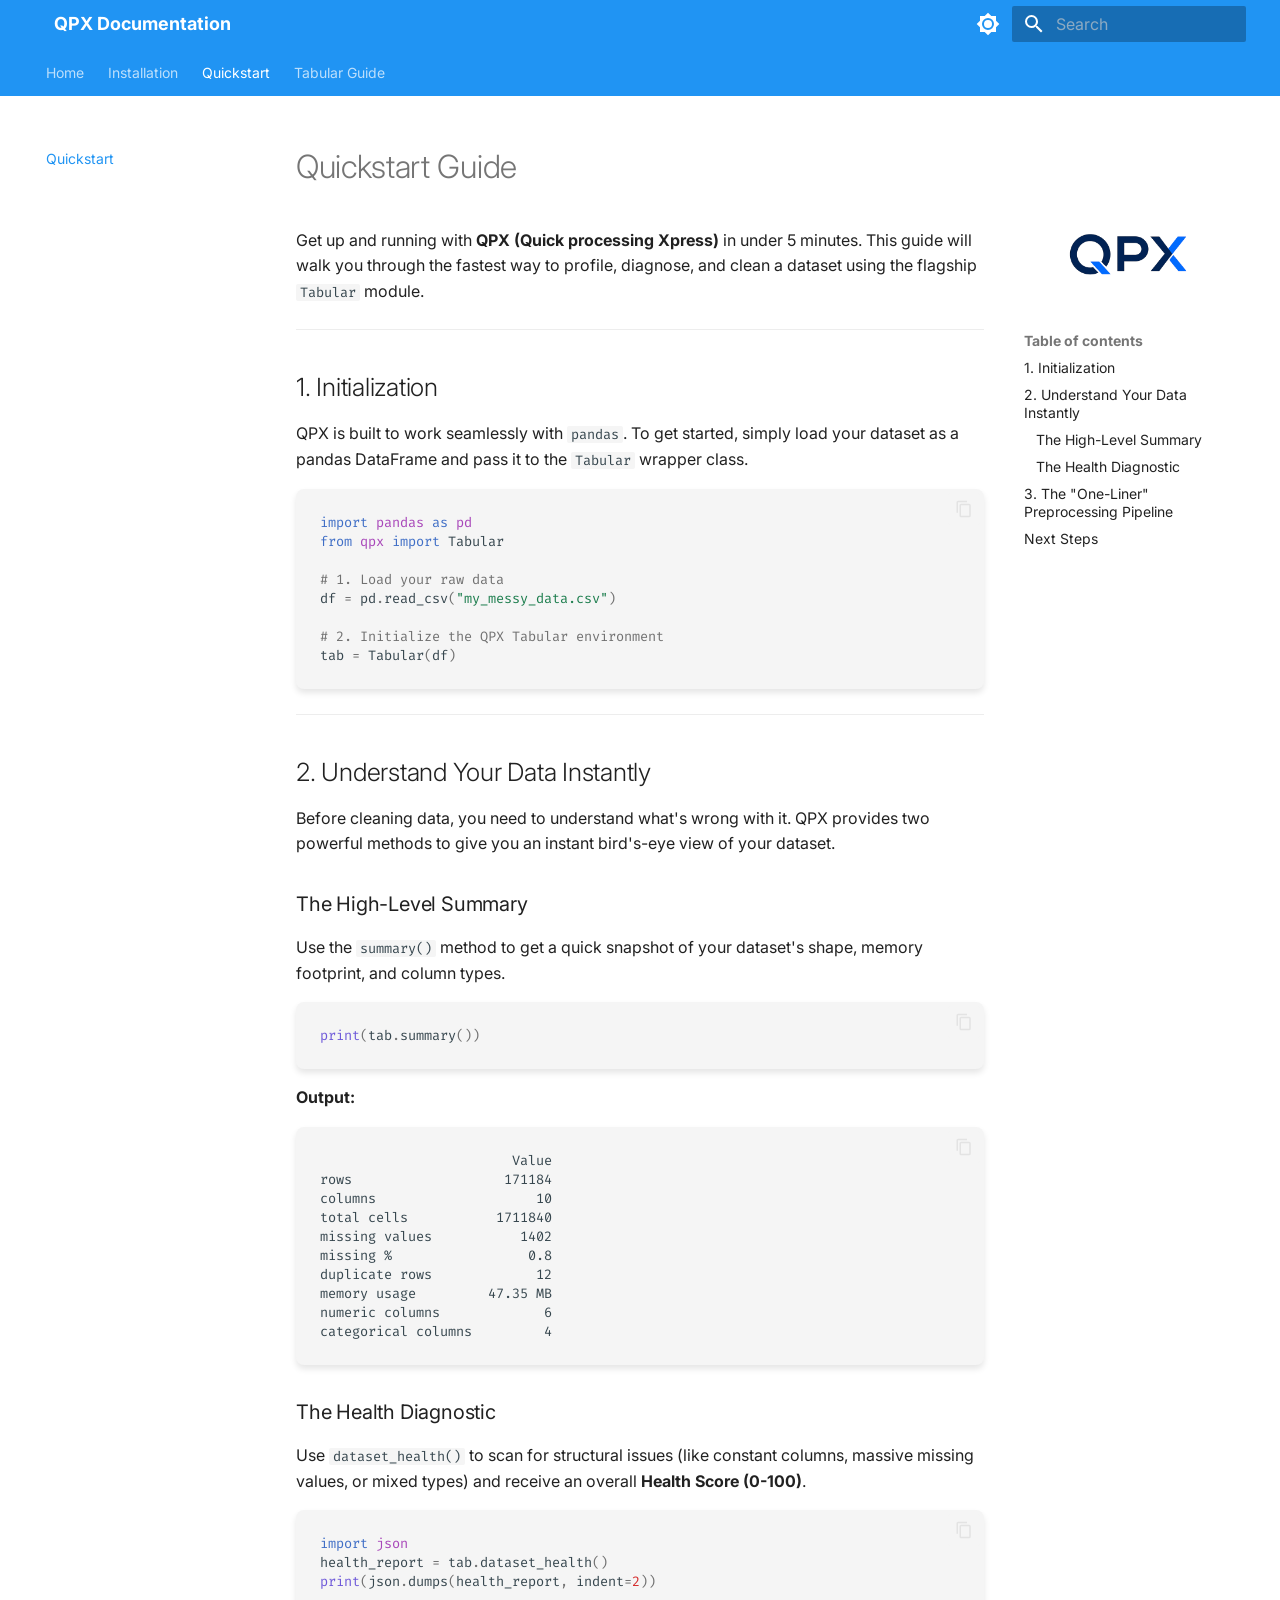
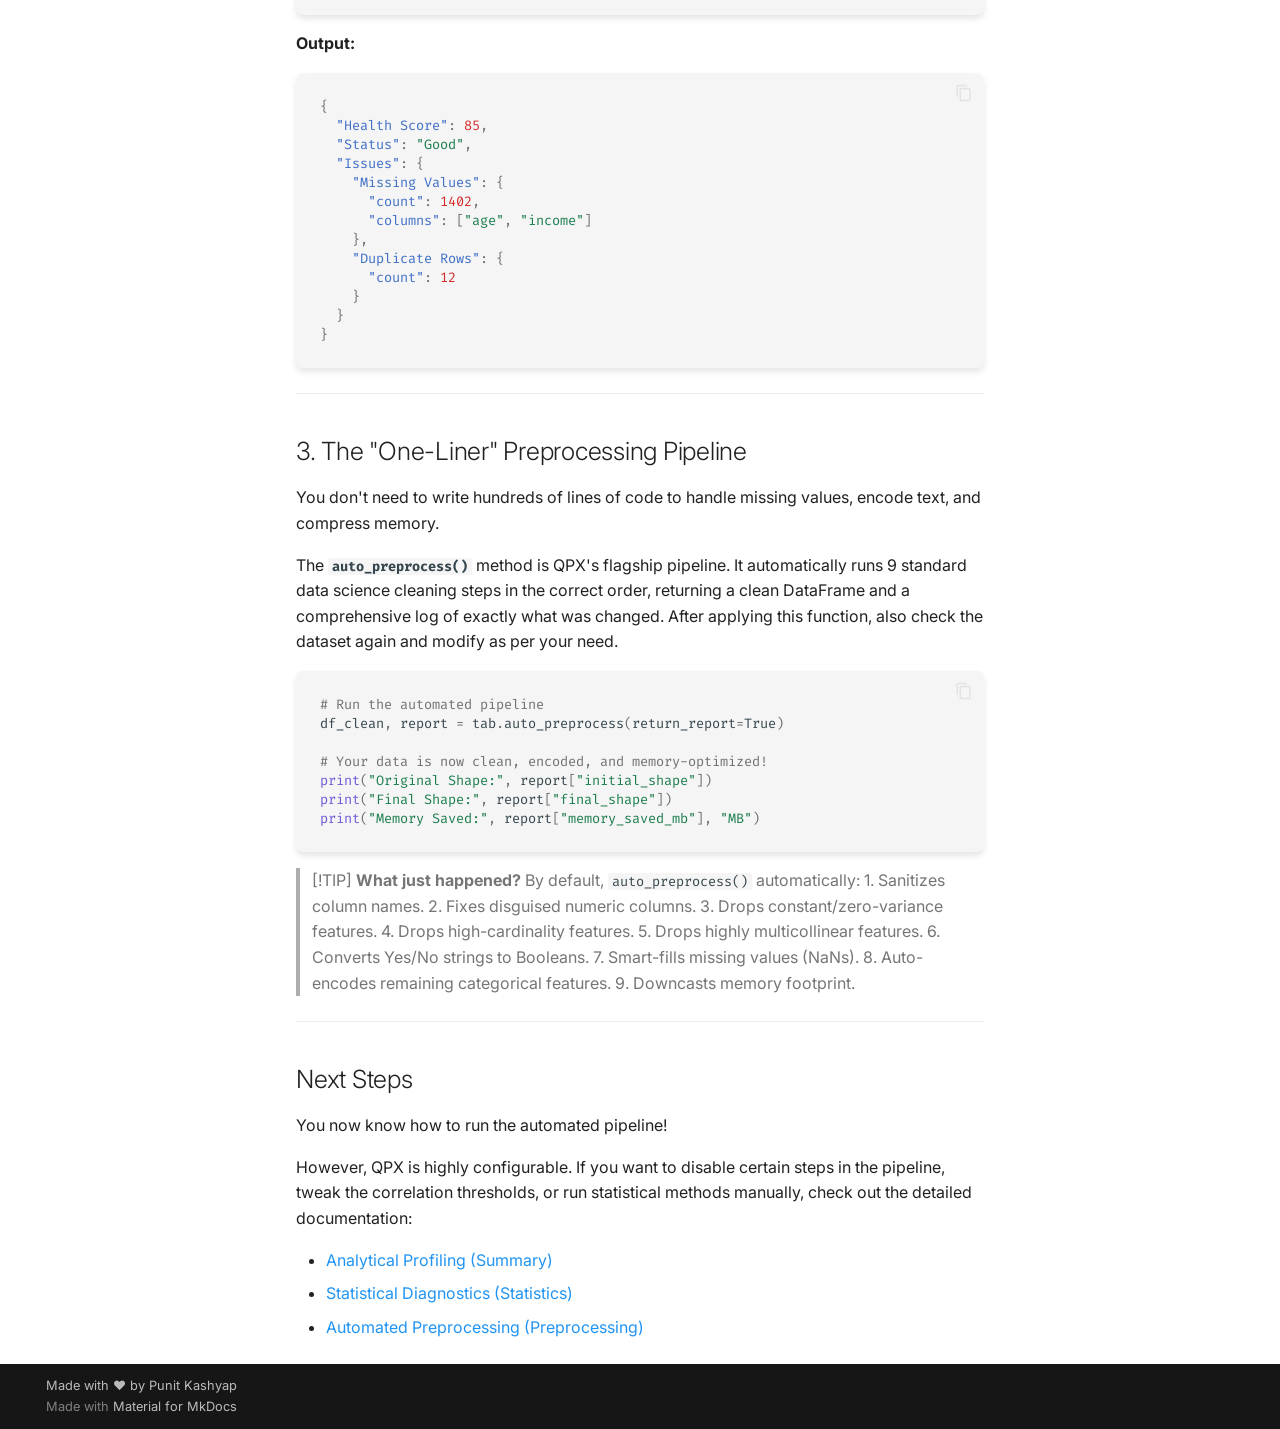
<file: quickstart/index.html>
<!doctype html>
<html lang="en" class="no-js">
  <head>
    
      <meta charset="utf-8">
      <meta name="viewport" content="width=device-width,initial-scale=1">
      
        <meta name="description" content="Automated Data Processing Toolkit">
      
      
        <meta name="author" content="Punit Kashyap">
      
      
      
        <link rel="prev" href="../installation/">
      
      
        <link rel="next" href="../user_guide/tabular/overview/">
      
      
        
      
      
      <link rel="icon" href="../assets/qpx_logo.png">
      <meta name="generator" content="mkdocs-1.6.1, mkdocs-material-9.7.6">
    
    
      
        <title>Quickstart - QPX Documentation</title>
      
    
    
      <link rel="stylesheet" href="../assets/stylesheets/main.484c7ddc.min.css">
      
        
        <link rel="stylesheet" href="../assets/stylesheets/palette.ab4e12ef.min.css">
      
      


    
    
      
    
    
      
        
        
        <link rel="preconnect" href="https://fonts.gstatic.com" crossorigin>
        <link rel="stylesheet" href="https://fonts.googleapis.com/css?family=Inter:300,300i,400,400i,700,700i%7CFira+Code:400,400i,700,700i&display=fallback">
        <style>:root{--md-text-font:"Inter";--md-code-font:"Fira Code"}</style>
      
    
    
      <link rel="stylesheet" href="../stylesheets/extra.css">
    
    <script>__md_scope=new URL("..",location),__md_hash=e=>[...e].reduce(((e,_)=>(e<<5)-e+_.charCodeAt(0)),0),__md_get=(e,_=localStorage,t=__md_scope)=>JSON.parse(_.getItem(t.pathname+"."+e)),__md_set=(e,_,t=localStorage,a=__md_scope)=>{try{t.setItem(a.pathname+"."+e,JSON.stringify(_))}catch(e){}}</script>
    
      

    
    
  </head>
  
  
    
    
      
    
    
    
    
    <body dir="ltr" data-md-color-scheme="default" data-md-color-primary="blue" data-md-color-accent="light-blue">
  
    
    <input class="md-toggle" data-md-toggle="drawer" type="checkbox" id="__drawer" autocomplete="off">
    <input class="md-toggle" data-md-toggle="search" type="checkbox" id="__search" autocomplete="off">
    <label class="md-overlay" for="__drawer"></label>
    <div data-md-component="skip">
      
        
        <a href="#quickstart-guide" class="md-skip">
          Skip to content
        </a>
      
    </div>
    <div data-md-component="announce">
      
    </div>
    
    
      

<header class="md-header" data-md-component="header">
  <nav class="md-header__inner md-grid" aria-label="Header">
    <a href=".." title="QPX Documentation" class="md-header__button md-logo" aria-label="QPX Documentation" data-md-component="logo">
      
  <img src="../assets/qpx_logo.png" alt="logo">

    </a>
    <label class="md-header__button md-icon" for="__drawer">
      
      <svg xmlns="http://www.w3.org/2000/svg" viewBox="0 0 24 24"><path d="M3 6h18v2H3zm0 5h18v2H3zm0 5h18v2H3z"/></svg>
    </label>
    <div class="md-header__title" data-md-component="header-title">
      <div class="md-header__ellipsis">
        <div class="md-header__topic">
          <span class="md-ellipsis">
            QPX Documentation
          </span>
        </div>
        <div class="md-header__topic" data-md-component="header-topic">
          <span class="md-ellipsis">
            
              Quickstart
            
          </span>
        </div>
      </div>
    </div>
    
      
        <form class="md-header__option" data-md-component="palette">
  
    
    
    
    <input class="md-option" data-md-color-media="(prefers-color-scheme: light)" data-md-color-scheme="default" data-md-color-primary="blue" data-md-color-accent="light-blue"  aria-label="Switch to dark mode"  type="radio" name="__palette" id="__palette_0">
    
      <label class="md-header__button md-icon" title="Switch to dark mode" for="__palette_1" hidden>
        <svg xmlns="http://www.w3.org/2000/svg" viewBox="0 0 24 24"><path d="M12 8a4 4 0 0 0-4 4 4 4 0 0 0 4 4 4 4 0 0 0 4-4 4 4 0 0 0-4-4m0 10a6 6 0 0 1-6-6 6 6 0 0 1 6-6 6 6 0 0 1 6 6 6 6 0 0 1-6 6m8-9.31V4h-4.69L12 .69 8.69 4H4v4.69L.69 12 4 15.31V20h4.69L12 23.31 15.31 20H20v-4.69L23.31 12z"/></svg>
      </label>
    
  
    
    
    
    <input class="md-option" data-md-color-media="(prefers-color-scheme: dark)" data-md-color-scheme="slate" data-md-color-primary="blue" data-md-color-accent="light-blue"  aria-label="Switch to light mode"  type="radio" name="__palette" id="__palette_1">
    
      <label class="md-header__button md-icon" title="Switch to light mode" for="__palette_0" hidden>
        <svg xmlns="http://www.w3.org/2000/svg" viewBox="0 0 24 24"><path d="M12 18c-.89 0-1.74-.2-2.5-.55C11.56 16.5 13 14.42 13 12s-1.44-4.5-3.5-5.45C10.26 6.2 11.11 6 12 6a6 6 0 0 1 6 6 6 6 0 0 1-6 6m8-9.31V4h-4.69L12 .69 8.69 4H4v4.69L.69 12 4 15.31V20h4.69L12 23.31 15.31 20H20v-4.69L23.31 12z"/></svg>
      </label>
    
  
</form>
      
    
    
      <script>var palette=__md_get("__palette");if(palette&&palette.color){if("(prefers-color-scheme)"===palette.color.media){var media=matchMedia("(prefers-color-scheme: light)"),input=document.querySelector(media.matches?"[data-md-color-media='(prefers-color-scheme: light)']":"[data-md-color-media='(prefers-color-scheme: dark)']");palette.color.media=input.getAttribute("data-md-color-media"),palette.color.scheme=input.getAttribute("data-md-color-scheme"),palette.color.primary=input.getAttribute("data-md-color-primary"),palette.color.accent=input.getAttribute("data-md-color-accent")}for(var[key,value]of Object.entries(palette.color))document.body.setAttribute("data-md-color-"+key,value)}</script>
    
    
    
      
      
        <label class="md-header__button md-icon" for="__search">
          
          <svg xmlns="http://www.w3.org/2000/svg" viewBox="0 0 24 24"><path d="M9.5 3A6.5 6.5 0 0 1 16 9.5c0 1.61-.59 3.09-1.56 4.23l.27.27h.79l5 5-1.5 1.5-5-5v-.79l-.27-.27A6.52 6.52 0 0 1 9.5 16 6.5 6.5 0 0 1 3 9.5 6.5 6.5 0 0 1 9.5 3m0 2C7 5 5 7 5 9.5S7 14 9.5 14 14 12 14 9.5 12 5 9.5 5"/></svg>
        </label>
        <div class="md-search" data-md-component="search" role="dialog">
  <label class="md-search__overlay" for="__search"></label>
  <div class="md-search__inner" role="search">
    <form class="md-search__form" name="search">
      <input type="text" class="md-search__input" name="query" aria-label="Search" placeholder="Search" autocapitalize="off" autocorrect="off" autocomplete="off" spellcheck="false" data-md-component="search-query" required>
      <label class="md-search__icon md-icon" for="__search">
        
        <svg xmlns="http://www.w3.org/2000/svg" viewBox="0 0 24 24"><path d="M9.5 3A6.5 6.5 0 0 1 16 9.5c0 1.61-.59 3.09-1.56 4.23l.27.27h.79l5 5-1.5 1.5-5-5v-.79l-.27-.27A6.52 6.52 0 0 1 9.5 16 6.5 6.5 0 0 1 3 9.5 6.5 6.5 0 0 1 9.5 3m0 2C7 5 5 7 5 9.5S7 14 9.5 14 14 12 14 9.5 12 5 9.5 5"/></svg>
        
        <svg xmlns="http://www.w3.org/2000/svg" viewBox="0 0 24 24"><path d="M20 11v2H8l5.5 5.5-1.42 1.42L4.16 12l7.92-7.92L13.5 5.5 8 11z"/></svg>
      </label>
      <nav class="md-search__options" aria-label="Search">
        
          <a href="javascript:void(0)" class="md-search__icon md-icon" title="Share" aria-label="Share" data-clipboard data-clipboard-text="" data-md-component="search-share" tabindex="-1">
            
            <svg xmlns="http://www.w3.org/2000/svg" viewBox="0 0 24 24"><path d="M18 16.08c-.76 0-1.44.3-1.96.77L8.91 12.7c.05-.23.09-.46.09-.7s-.04-.47-.09-.7l7.05-4.11c.54.5 1.25.81 2.04.81a3 3 0 0 0 3-3 3 3 0 0 0-3-3 3 3 0 0 0-3 3c0 .24.04.47.09.7L8.04 9.81C7.5 9.31 6.79 9 6 9a3 3 0 0 0-3 3 3 3 0 0 0 3 3c.79 0 1.5-.31 2.04-.81l7.12 4.15c-.05.21-.08.43-.08.66 0 1.61 1.31 2.91 2.92 2.91s2.92-1.3 2.92-2.91A2.92 2.92 0 0 0 18 16.08"/></svg>
          </a>
        
        <button type="reset" class="md-search__icon md-icon" title="Clear" aria-label="Clear" tabindex="-1">
          
          <svg xmlns="http://www.w3.org/2000/svg" viewBox="0 0 24 24"><path d="M19 6.41 17.59 5 12 10.59 6.41 5 5 6.41 10.59 12 5 17.59 6.41 19 12 13.41 17.59 19 19 17.59 13.41 12z"/></svg>
        </button>
      </nav>
      
        <div class="md-search__suggest" data-md-component="search-suggest"></div>
      
    </form>
    <div class="md-search__output">
      <div class="md-search__scrollwrap" tabindex="0" data-md-scrollfix>
        <div class="md-search-result" data-md-component="search-result">
          <div class="md-search-result__meta">
            Initializing search
          </div>
          <ol class="md-search-result__list" role="presentation"></ol>
        </div>
      </div>
    </div>
  </div>
</div>
      
    
    
  </nav>
  
</header>
    
    <div class="md-container" data-md-component="container">
      
      
        
          
            
<nav class="md-tabs" aria-label="Tabs" data-md-component="tabs">
  <div class="md-grid">
    <ul class="md-tabs__list">
      
        
  
  
  
  
    <li class="md-tabs__item">
      <a href=".." class="md-tabs__link">
        
  
  
    
  
  Home

      </a>
    </li>
  

      
        
  
  
  
  
    <li class="md-tabs__item">
      <a href="../installation/" class="md-tabs__link">
        
  
  
    
  
  Installation

      </a>
    </li>
  

      
        
  
  
  
    
  
  
    <li class="md-tabs__item md-tabs__item--active">
      <a href="./" class="md-tabs__link">
        
  
  
    
  
  Quickstart

      </a>
    </li>
  

      
        
  
  
  
  
    
    
      <li class="md-tabs__item">
        <a href="../user_guide/tabular/overview/" class="md-tabs__link">
          
  
  
  Tabular Guide

        </a>
      </li>
    
  

      
    </ul>
  </div>
</nav>
          
        
      
      <main class="md-main" data-md-component="main">
        <div class="md-main__inner md-grid">
          
  
    
    <div class="md-sidebar md-sidebar--primary" data-md-component="sidebar" data-md-type="navigation" >
      <div class="md-sidebar__scrollwrap">
        <div class="md-sidebar__inner">
          


  


<nav class="md-nav md-nav--primary md-nav--lifted" aria-label="Navigation" data-md-level="0">
  <label class="md-nav__title" for="__drawer">
    <a href=".." title="QPX Documentation" class="md-nav__button md-logo" aria-label="QPX Documentation" data-md-component="logo">
      
  <img src="../assets/qpx_logo.png" alt="logo">

    </a>
    QPX Documentation
  </label>
  
  <ul class="md-nav__list" data-md-scrollfix>
    
      
      
  
  
  
  
    <li class="md-nav__item">
      <a href=".." class="md-nav__link">
        
  
  
  <span class="md-ellipsis">
    
  
    Home
  

    
  </span>
  
  

      </a>
    </li>
  

    
      
      
  
  
  
  
    <li class="md-nav__item">
      <a href="../installation/" class="md-nav__link">
        
  
  
  <span class="md-ellipsis">
    
  
    Installation
  

    
  </span>
  
  

      </a>
    </li>
  

    
      
      
  
  
    
  
  
  
    <li class="md-nav__item md-nav__item--active">
      
      <input class="md-nav__toggle md-toggle" type="checkbox" id="__toc">
      
      
        
      
      
        <label class="md-nav__link md-nav__link--active" for="__toc">
          
  
  
  <span class="md-ellipsis">
    
  
    Quickstart
  

    
  </span>
  
  

          <span class="md-nav__icon md-icon"></span>
        </label>
      
      <a href="./" class="md-nav__link md-nav__link--active">
        
  
  
  <span class="md-ellipsis">
    
  
    Quickstart
  

    
  </span>
  
  

      </a>
      
        

<nav class="md-nav md-nav--secondary" aria-label="Table of contents">
  
  
  
    
  
  
    <label class="md-nav__title" for="__toc">
      <span class="md-nav__icon md-icon"></span>
      Table of contents
    </label>
    <ul class="md-nav__list" data-md-component="toc" data-md-scrollfix>
      
        <li class="md-nav__item">
  <a href="#1-initialization" class="md-nav__link">
    <span class="md-ellipsis">
      
        1. Initialization
      
    </span>
  </a>
  
</li>
      
        <li class="md-nav__item">
  <a href="#2-understand-your-data-instantly" class="md-nav__link">
    <span class="md-ellipsis">
      
        2. Understand Your Data Instantly
      
    </span>
  </a>
  
    <nav class="md-nav" aria-label="2. Understand Your Data Instantly">
      <ul class="md-nav__list">
        
          <li class="md-nav__item">
  <a href="#the-high-level-summary" class="md-nav__link">
    <span class="md-ellipsis">
      
        The High-Level Summary
      
    </span>
  </a>
  
</li>
        
          <li class="md-nav__item">
  <a href="#the-health-diagnostic" class="md-nav__link">
    <span class="md-ellipsis">
      
        The Health Diagnostic
      
    </span>
  </a>
  
</li>
        
      </ul>
    </nav>
  
</li>
      
        <li class="md-nav__item">
  <a href="#3-the-one-liner-preprocessing-pipeline" class="md-nav__link">
    <span class="md-ellipsis">
      
        3. The "One-Liner" Preprocessing Pipeline
      
    </span>
  </a>
  
</li>
      
        <li class="md-nav__item">
  <a href="#next-steps" class="md-nav__link">
    <span class="md-ellipsis">
      
        Next Steps
      
    </span>
  </a>
  
</li>
      
    </ul>
  
</nav>
      
    </li>
  

    
      
      
  
  
  
  
    
    
    
    
      
      
        
      
    
    
    <li class="md-nav__item md-nav__item--nested">
      
        
        
          
        
        <input class="md-nav__toggle md-toggle md-toggle--indeterminate" type="checkbox" id="__nav_4" >
        
          
          <label class="md-nav__link" for="__nav_4" id="__nav_4_label" tabindex="0">
            
  
  
  <span class="md-ellipsis">
    
  
    Tabular Guide
  

    
  </span>
  
  

            <span class="md-nav__icon md-icon"></span>
          </label>
        
        <nav class="md-nav" data-md-level="1" aria-labelledby="__nav_4_label" aria-expanded="false">
          <label class="md-nav__title" for="__nav_4">
            <span class="md-nav__icon md-icon"></span>
            
  
    Tabular Guide
  

          </label>
          <ul class="md-nav__list" data-md-scrollfix>
            
              
                
  
  
  
  
    <li class="md-nav__item">
      <a href="../user_guide/tabular/overview/" class="md-nav__link">
        
  
  
  <span class="md-ellipsis">
    
  
    Overview
  

    
  </span>
  
  

      </a>
    </li>
  

              
            
              
                
  
  
  
  
    <li class="md-nav__item">
      <a href="../user_guide/tabular/workflow/" class="md-nav__link">
        
  
  
  <span class="md-ellipsis">
    
  
    Recommended Workflow
  

    
  </span>
  
  

      </a>
    </li>
  

              
            
              
                
  
  
  
  
    <li class="md-nav__item">
      <a href="../user_guide/tabular/summary/" class="md-nav__link">
        
  
  
  <span class="md-ellipsis">
    
  
    Summary (Profiling)
  

    
  </span>
  
  

      </a>
    </li>
  

              
            
              
                
  
  
  
  
    <li class="md-nav__item">
      <a href="../user_guide/tabular/statistics/" class="md-nav__link">
        
  
  
  <span class="md-ellipsis">
    
  
    Statistics
  

    
  </span>
  
  

      </a>
    </li>
  

              
            
              
                
  
  
  
  
    <li class="md-nav__item">
      <a href="../user_guide/tabular/preprocessing/" class="md-nav__link">
        
  
  
  <span class="md-ellipsis">
    
  
    Preprocessing
  

    
  </span>
  
  

      </a>
    </li>
  

              
            
              
                
  
  
  
  
    <li class="md-nav__item">
      <a href="../user_guide/tabular/visuals/" class="md-nav__link">
        
  
  
  <span class="md-ellipsis">
    
  
    Visuals
  

    
  </span>
  
  

      </a>
    </li>
  

              
            
              
                
  
  
  
  
    <li class="md-nav__item">
      <a href="../user_guide/tabular/api_reference/" class="md-nav__link">
        
  
  
  <span class="md-ellipsis">
    
  
    API Reference
  

    
  </span>
  
  

      </a>
    </li>
  

              
            
          </ul>
        </nav>
      
    </li>
  

    
  </ul>
</nav>
        </div>
      </div>
    </div>
  
  
    
    <div class="md-sidebar md-sidebar--secondary" data-md-component="sidebar" data-md-type="toc" >
      <div class="md-sidebar__scrollwrap">
        <div class="md-sidebar__inner">
          <!-- Inject logo directly into the secondary sidebar container -->
          <div style="text-align: center; padding: 1.5rem 1rem 0 1rem;">
            <a href="..">
              <img src="../assets/qpx_logo.png" alt="QPX Logo" style="max-width: 150px; height: auto;">
            </a>
          </div>
          

<nav class="md-nav md-nav--secondary" aria-label="Table of contents">
  
  
  
    
  
  
    <label class="md-nav__title" for="__toc">
      <span class="md-nav__icon md-icon"></span>
      Table of contents
    </label>
    <ul class="md-nav__list" data-md-component="toc" data-md-scrollfix>
      
        <li class="md-nav__item">
  <a href="#1-initialization" class="md-nav__link">
    <span class="md-ellipsis">
      
        1. Initialization
      
    </span>
  </a>
  
</li>
      
        <li class="md-nav__item">
  <a href="#2-understand-your-data-instantly" class="md-nav__link">
    <span class="md-ellipsis">
      
        2. Understand Your Data Instantly
      
    </span>
  </a>
  
    <nav class="md-nav" aria-label="2. Understand Your Data Instantly">
      <ul class="md-nav__list">
        
          <li class="md-nav__item">
  <a href="#the-high-level-summary" class="md-nav__link">
    <span class="md-ellipsis">
      
        The High-Level Summary
      
    </span>
  </a>
  
</li>
        
          <li class="md-nav__item">
  <a href="#the-health-diagnostic" class="md-nav__link">
    <span class="md-ellipsis">
      
        The Health Diagnostic
      
    </span>
  </a>
  
</li>
        
      </ul>
    </nav>
  
</li>
      
        <li class="md-nav__item">
  <a href="#3-the-one-liner-preprocessing-pipeline" class="md-nav__link">
    <span class="md-ellipsis">
      
        3. The "One-Liner" Preprocessing Pipeline
      
    </span>
  </a>
  
</li>
      
        <li class="md-nav__item">
  <a href="#next-steps" class="md-nav__link">
    <span class="md-ellipsis">
      
        Next Steps
      
    </span>
  </a>
  
</li>
      
    </ul>
  
</nav>
        </div>
      </div>
    </div>
  

          
            <div class="md-content" data-md-component="content">
              
              <article class="md-content__inner md-typeset">
                
                  



<h1 id="quickstart-guide">Quickstart Guide</h1>
<p>Get up and running with <strong>QPX (Quick processing Xpress)</strong> in under 5 minutes. This guide will walk you through the fastest way to profile, diagnose, and clean a dataset using the flagship <code>Tabular</code> module.</p>
<hr />
<h2 id="1-initialization">1. Initialization</h2>
<p>QPX is built to work seamlessly with <code>pandas</code>. To get started, simply load your dataset as a pandas DataFrame and pass it to the <code>Tabular</code> wrapper class.</p>
<div class="language-python highlight"><pre><span></span><code><span id="__span-0-1"><a id="__codelineno-0-1" name="__codelineno-0-1" href="#__codelineno-0-1"></a><span class="kn">import</span><span class="w"> </span><span class="nn">pandas</span><span class="w"> </span><span class="k">as</span><span class="w"> </span><span class="nn">pd</span>
</span><span id="__span-0-2"><a id="__codelineno-0-2" name="__codelineno-0-2" href="#__codelineno-0-2"></a><span class="kn">from</span><span class="w"> </span><span class="nn">qpx</span><span class="w"> </span><span class="kn">import</span> <span class="n">Tabular</span>
</span><span id="__span-0-3"><a id="__codelineno-0-3" name="__codelineno-0-3" href="#__codelineno-0-3"></a>
</span><span id="__span-0-4"><a id="__codelineno-0-4" name="__codelineno-0-4" href="#__codelineno-0-4"></a><span class="c1"># 1. Load your raw data</span>
</span><span id="__span-0-5"><a id="__codelineno-0-5" name="__codelineno-0-5" href="#__codelineno-0-5"></a><span class="n">df</span> <span class="o">=</span> <span class="n">pd</span><span class="o">.</span><span class="n">read_csv</span><span class="p">(</span><span class="s2">&quot;my_messy_data.csv&quot;</span><span class="p">)</span>
</span><span id="__span-0-6"><a id="__codelineno-0-6" name="__codelineno-0-6" href="#__codelineno-0-6"></a>
</span><span id="__span-0-7"><a id="__codelineno-0-7" name="__codelineno-0-7" href="#__codelineno-0-7"></a><span class="c1"># 2. Initialize the QPX Tabular environment</span>
</span><span id="__span-0-8"><a id="__codelineno-0-8" name="__codelineno-0-8" href="#__codelineno-0-8"></a><span class="n">tab</span> <span class="o">=</span> <span class="n">Tabular</span><span class="p">(</span><span class="n">df</span><span class="p">)</span>
</span></code></pre></div>
<hr />
<h2 id="2-understand-your-data-instantly">2. Understand Your Data Instantly</h2>
<p>Before cleaning data, you need to understand what's wrong with it. QPX provides two powerful methods to give you an instant bird's-eye view of your dataset.</p>
<h3 id="the-high-level-summary">The High-Level Summary</h3>
<p>Use the <code>summary()</code> method to get a quick snapshot of your dataset's shape, memory footprint, and column types.</p>
<p><div class="language-python highlight"><pre><span></span><code><span id="__span-1-1"><a id="__codelineno-1-1" name="__codelineno-1-1" href="#__codelineno-1-1"></a><span class="nb">print</span><span class="p">(</span><span class="n">tab</span><span class="o">.</span><span class="n">summary</span><span class="p">())</span>
</span></code></pre></div>
<strong>Output:</strong>
<div class="language-text highlight"><pre><span></span><code><span id="__span-2-1"><a id="__codelineno-2-1" name="__codelineno-2-1" href="#__codelineno-2-1"></a>                        Value
</span><span id="__span-2-2"><a id="__codelineno-2-2" name="__codelineno-2-2" href="#__codelineno-2-2"></a>rows                   171184
</span><span id="__span-2-3"><a id="__codelineno-2-3" name="__codelineno-2-3" href="#__codelineno-2-3"></a>columns                    10
</span><span id="__span-2-4"><a id="__codelineno-2-4" name="__codelineno-2-4" href="#__codelineno-2-4"></a>total cells           1711840
</span><span id="__span-2-5"><a id="__codelineno-2-5" name="__codelineno-2-5" href="#__codelineno-2-5"></a>missing values           1402
</span><span id="__span-2-6"><a id="__codelineno-2-6" name="__codelineno-2-6" href="#__codelineno-2-6"></a>missing %                 0.8
</span><span id="__span-2-7"><a id="__codelineno-2-7" name="__codelineno-2-7" href="#__codelineno-2-7"></a>duplicate rows             12
</span><span id="__span-2-8"><a id="__codelineno-2-8" name="__codelineno-2-8" href="#__codelineno-2-8"></a>memory usage         47.35 MB
</span><span id="__span-2-9"><a id="__codelineno-2-9" name="__codelineno-2-9" href="#__codelineno-2-9"></a>numeric columns             6
</span><span id="__span-2-10"><a id="__codelineno-2-10" name="__codelineno-2-10" href="#__codelineno-2-10"></a>categorical columns         4
</span></code></pre></div></p>
<h3 id="the-health-diagnostic">The Health Diagnostic</h3>
<p>Use <code>dataset_health()</code> to scan for structural issues (like constant columns, massive missing values, or mixed types) and receive an overall <strong>Health Score (0-100)</strong>.</p>
<p><div class="language-python highlight"><pre><span></span><code><span id="__span-3-1"><a id="__codelineno-3-1" name="__codelineno-3-1" href="#__codelineno-3-1"></a><span class="kn">import</span><span class="w"> </span><span class="nn">json</span>
</span><span id="__span-3-2"><a id="__codelineno-3-2" name="__codelineno-3-2" href="#__codelineno-3-2"></a><span class="n">health_report</span> <span class="o">=</span> <span class="n">tab</span><span class="o">.</span><span class="n">dataset_health</span><span class="p">()</span>
</span><span id="__span-3-3"><a id="__codelineno-3-3" name="__codelineno-3-3" href="#__codelineno-3-3"></a><span class="nb">print</span><span class="p">(</span><span class="n">json</span><span class="o">.</span><span class="n">dumps</span><span class="p">(</span><span class="n">health_report</span><span class="p">,</span> <span class="n">indent</span><span class="o">=</span><span class="mi">2</span><span class="p">))</span>
</span></code></pre></div>
<strong>Output:</strong>
<div class="language-json highlight"><pre><span></span><code><span id="__span-4-1"><a id="__codelineno-4-1" name="__codelineno-4-1" href="#__codelineno-4-1"></a><span class="p">{</span>
</span><span id="__span-4-2"><a id="__codelineno-4-2" name="__codelineno-4-2" href="#__codelineno-4-2"></a><span class="w">  </span><span class="nt">&quot;Health Score&quot;</span><span class="p">:</span><span class="w"> </span><span class="mi">85</span><span class="p">,</span>
</span><span id="__span-4-3"><a id="__codelineno-4-3" name="__codelineno-4-3" href="#__codelineno-4-3"></a><span class="w">  </span><span class="nt">&quot;Status&quot;</span><span class="p">:</span><span class="w"> </span><span class="s2">&quot;Good&quot;</span><span class="p">,</span>
</span><span id="__span-4-4"><a id="__codelineno-4-4" name="__codelineno-4-4" href="#__codelineno-4-4"></a><span class="w">  </span><span class="nt">&quot;Issues&quot;</span><span class="p">:</span><span class="w"> </span><span class="p">{</span>
</span><span id="__span-4-5"><a id="__codelineno-4-5" name="__codelineno-4-5" href="#__codelineno-4-5"></a><span class="w">    </span><span class="nt">&quot;Missing Values&quot;</span><span class="p">:</span><span class="w"> </span><span class="p">{</span>
</span><span id="__span-4-6"><a id="__codelineno-4-6" name="__codelineno-4-6" href="#__codelineno-4-6"></a><span class="w">      </span><span class="nt">&quot;count&quot;</span><span class="p">:</span><span class="w"> </span><span class="mi">1402</span><span class="p">,</span>
</span><span id="__span-4-7"><a id="__codelineno-4-7" name="__codelineno-4-7" href="#__codelineno-4-7"></a><span class="w">      </span><span class="nt">&quot;columns&quot;</span><span class="p">:</span><span class="w"> </span><span class="p">[</span><span class="s2">&quot;age&quot;</span><span class="p">,</span><span class="w"> </span><span class="s2">&quot;income&quot;</span><span class="p">]</span>
</span><span id="__span-4-8"><a id="__codelineno-4-8" name="__codelineno-4-8" href="#__codelineno-4-8"></a><span class="w">    </span><span class="p">},</span>
</span><span id="__span-4-9"><a id="__codelineno-4-9" name="__codelineno-4-9" href="#__codelineno-4-9"></a><span class="w">    </span><span class="nt">&quot;Duplicate Rows&quot;</span><span class="p">:</span><span class="w"> </span><span class="p">{</span>
</span><span id="__span-4-10"><a id="__codelineno-4-10" name="__codelineno-4-10" href="#__codelineno-4-10"></a><span class="w">      </span><span class="nt">&quot;count&quot;</span><span class="p">:</span><span class="w"> </span><span class="mi">12</span>
</span><span id="__span-4-11"><a id="__codelineno-4-11" name="__codelineno-4-11" href="#__codelineno-4-11"></a><span class="w">    </span><span class="p">}</span>
</span><span id="__span-4-12"><a id="__codelineno-4-12" name="__codelineno-4-12" href="#__codelineno-4-12"></a><span class="w">  </span><span class="p">}</span>
</span><span id="__span-4-13"><a id="__codelineno-4-13" name="__codelineno-4-13" href="#__codelineno-4-13"></a><span class="p">}</span>
</span></code></pre></div></p>
<hr />
<h2 id="3-the-one-liner-preprocessing-pipeline">3. The "One-Liner" Preprocessing Pipeline</h2>
<p>You don't need to write hundreds of lines of code to handle missing values, encode text, and compress memory. </p>
<p>The <strong><code>auto_preprocess()</code></strong> method is QPX's flagship pipeline. It automatically runs 9 standard data science cleaning steps in the correct order, returning a clean DataFrame and a comprehensive log of exactly what was changed. After applying this function, also check the dataset again and modify as per your need.</p>
<div class="language-python highlight"><pre><span></span><code><span id="__span-5-1"><a id="__codelineno-5-1" name="__codelineno-5-1" href="#__codelineno-5-1"></a><span class="c1"># Run the automated pipeline</span>
</span><span id="__span-5-2"><a id="__codelineno-5-2" name="__codelineno-5-2" href="#__codelineno-5-2"></a><span class="n">df_clean</span><span class="p">,</span> <span class="n">report</span> <span class="o">=</span> <span class="n">tab</span><span class="o">.</span><span class="n">auto_preprocess</span><span class="p">(</span><span class="n">return_report</span><span class="o">=</span><span class="kc">True</span><span class="p">)</span>
</span><span id="__span-5-3"><a id="__codelineno-5-3" name="__codelineno-5-3" href="#__codelineno-5-3"></a>
</span><span id="__span-5-4"><a id="__codelineno-5-4" name="__codelineno-5-4" href="#__codelineno-5-4"></a><span class="c1"># Your data is now clean, encoded, and memory-optimized!</span>
</span><span id="__span-5-5"><a id="__codelineno-5-5" name="__codelineno-5-5" href="#__codelineno-5-5"></a><span class="nb">print</span><span class="p">(</span><span class="s2">&quot;Original Shape:&quot;</span><span class="p">,</span> <span class="n">report</span><span class="p">[</span><span class="s2">&quot;initial_shape&quot;</span><span class="p">])</span>
</span><span id="__span-5-6"><a id="__codelineno-5-6" name="__codelineno-5-6" href="#__codelineno-5-6"></a><span class="nb">print</span><span class="p">(</span><span class="s2">&quot;Final Shape:&quot;</span><span class="p">,</span> <span class="n">report</span><span class="p">[</span><span class="s2">&quot;final_shape&quot;</span><span class="p">])</span>
</span><span id="__span-5-7"><a id="__codelineno-5-7" name="__codelineno-5-7" href="#__codelineno-5-7"></a><span class="nb">print</span><span class="p">(</span><span class="s2">&quot;Memory Saved:&quot;</span><span class="p">,</span> <span class="n">report</span><span class="p">[</span><span class="s2">&quot;memory_saved_mb&quot;</span><span class="p">],</span> <span class="s2">&quot;MB&quot;</span><span class="p">)</span>
</span></code></pre></div>
<blockquote>
<p>[!TIP]
<strong>What just happened?</strong>
By default, <code>auto_preprocess()</code> automatically:
1. Sanitizes column names.
2. Fixes disguised numeric columns.
3. Drops constant/zero-variance features.
4. Drops high-cardinality features.
5. Drops highly multicollinear features.
6. Converts Yes/No strings to Booleans.
7. Smart-fills missing values (NaNs).
8. Auto-encodes remaining categorical features.
9. Downcasts memory footprint.</p>
</blockquote>
<hr />
<h2 id="next-steps">Next Steps</h2>
<p>You now know how to run the automated pipeline! </p>
<p>However, QPX is highly configurable. If you want to disable certain steps in the pipeline, tweak the correlation thresholds, or run statistical methods manually, check out the detailed documentation:</p>
<ul>
<li><a href="../user_guide/tabular/summary/">Analytical Profiling (Summary)</a></li>
<li><a href="../user_guide/tabular/statistics/">Statistical Diagnostics (Statistics)</a></li>
<li><a href="../user_guide/tabular/preprocessing/">Automated Preprocessing (Preprocessing)</a></li>
</ul>












                
              </article>
            </div>
          
          
<script>var target=document.getElementById(location.hash.slice(1));target&&target.name&&(target.checked=target.name.startsWith("__tabbed_"))</script>
        </div>
        
          <button type="button" class="md-top md-icon" data-md-component="top" hidden>
  
  <svg xmlns="http://www.w3.org/2000/svg" viewBox="0 0 24 24"><path d="M13 20h-2V8l-5.5 5.5-1.42-1.42L12 4.16l7.92 7.92-1.42 1.42L13 8z"/></svg>
  Back to top
</button>
        
      </main>
      
        <footer class="md-footer">
  
  <div class="md-footer-meta md-typeset">
    <div class="md-footer-meta__inner md-grid">
      <div class="md-copyright">
  
    <div class="md-copyright__highlight">
      Made with ❤️ by Punit Kashyap
    </div>
  
  
    Made with
    <a href="https://squidfunk.github.io/mkdocs-material/" target="_blank" rel="noopener">
      Material for MkDocs
    </a>
  
</div>
      
    </div>
  </div>
</footer>
      
    </div>
    <div class="md-dialog" data-md-component="dialog">
      <div class="md-dialog__inner md-typeset"></div>
    </div>
    
    
    
      
      
      <script id="__config" type="application/json">{"annotate": null, "base": "..", "features": ["navigation.tabs", "navigation.sections", "navigation.expand", "navigation.top", "navigation.tracking", "search.suggest", "search.highlight", "search.share", "content.code.copy", "content.code.annotate"], "search": "../assets/javascripts/workers/search.2c215733.min.js", "tags": null, "translations": {"clipboard.copied": "Copied to clipboard", "clipboard.copy": "Copy to clipboard", "search.result.more.one": "1 more on this page", "search.result.more.other": "# more on this page", "search.result.none": "No matching documents", "search.result.one": "1 matching document", "search.result.other": "# matching documents", "search.result.placeholder": "Type to start searching", "search.result.term.missing": "Missing", "select.version": "Select version"}, "version": null}</script>
    
    
      <script src="../assets/javascripts/bundle.79ae519e.min.js"></script>
      
    
  </body>
</html>
</file>
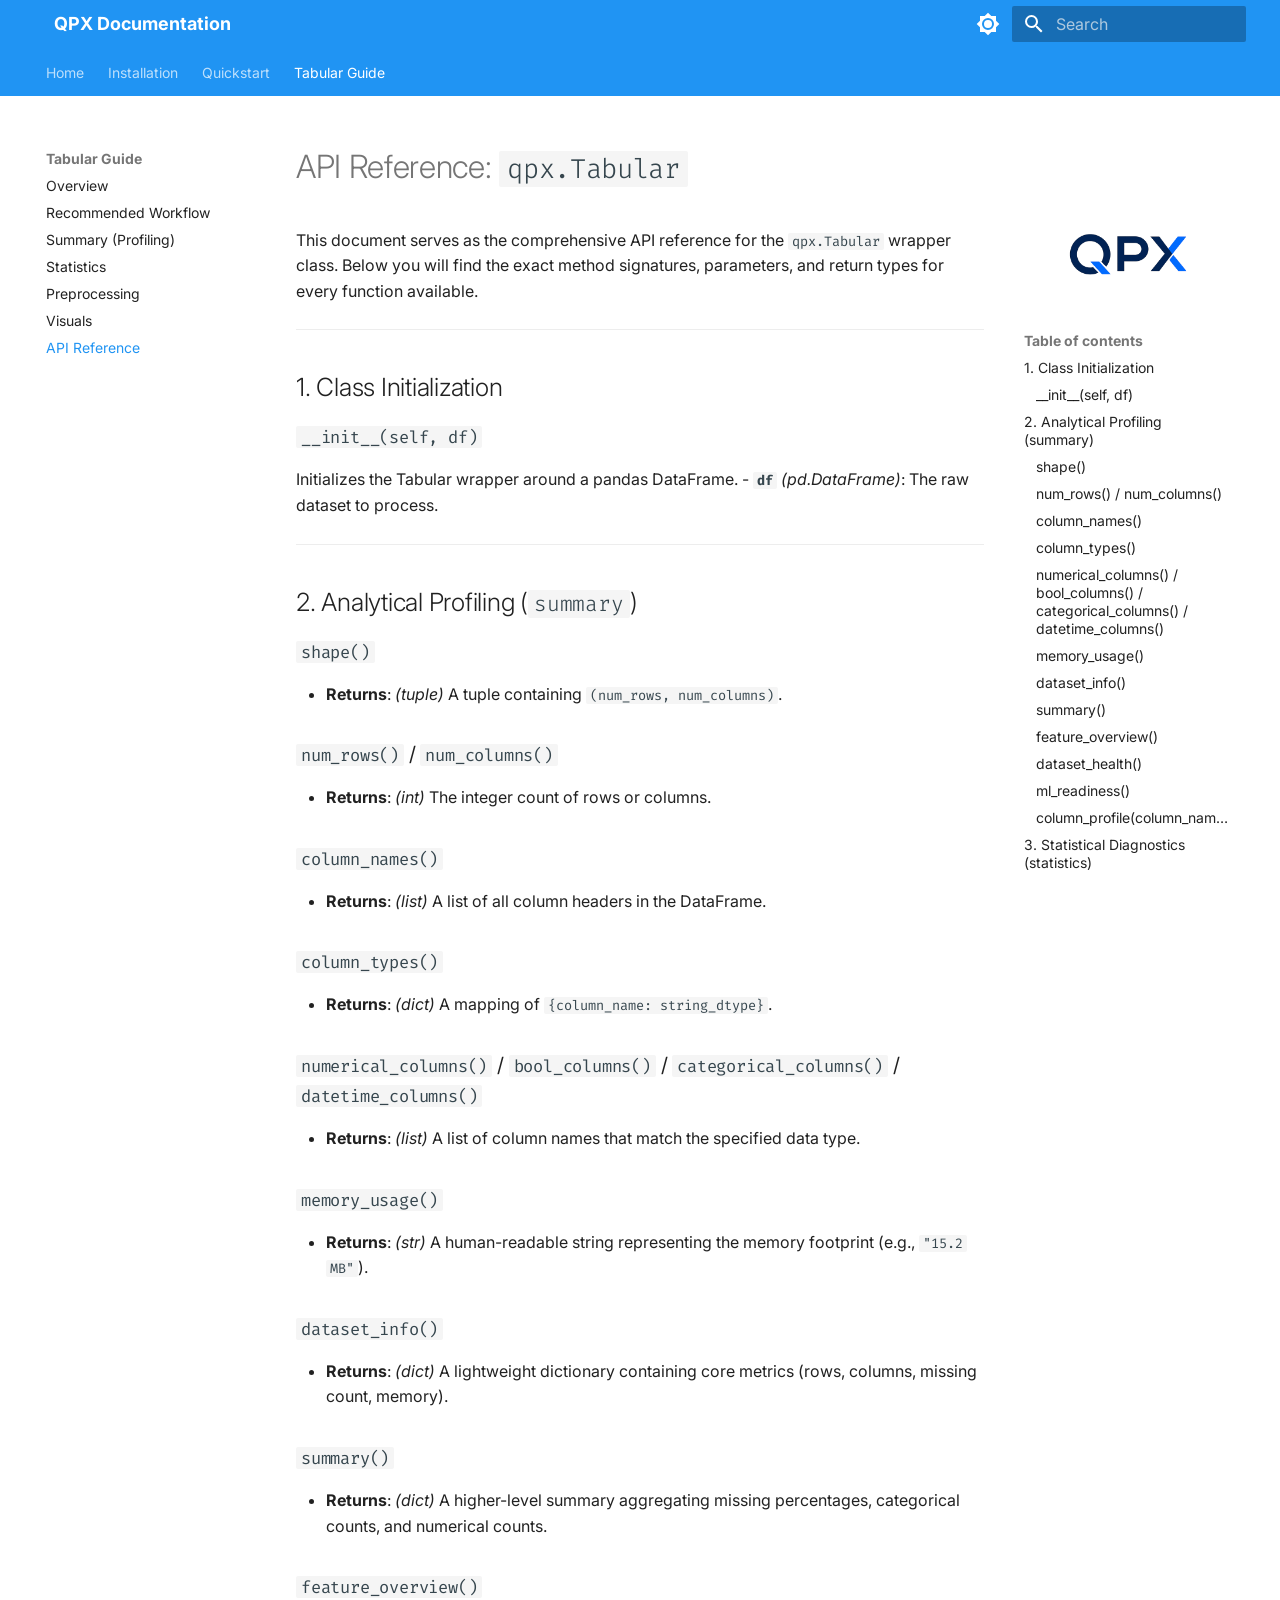
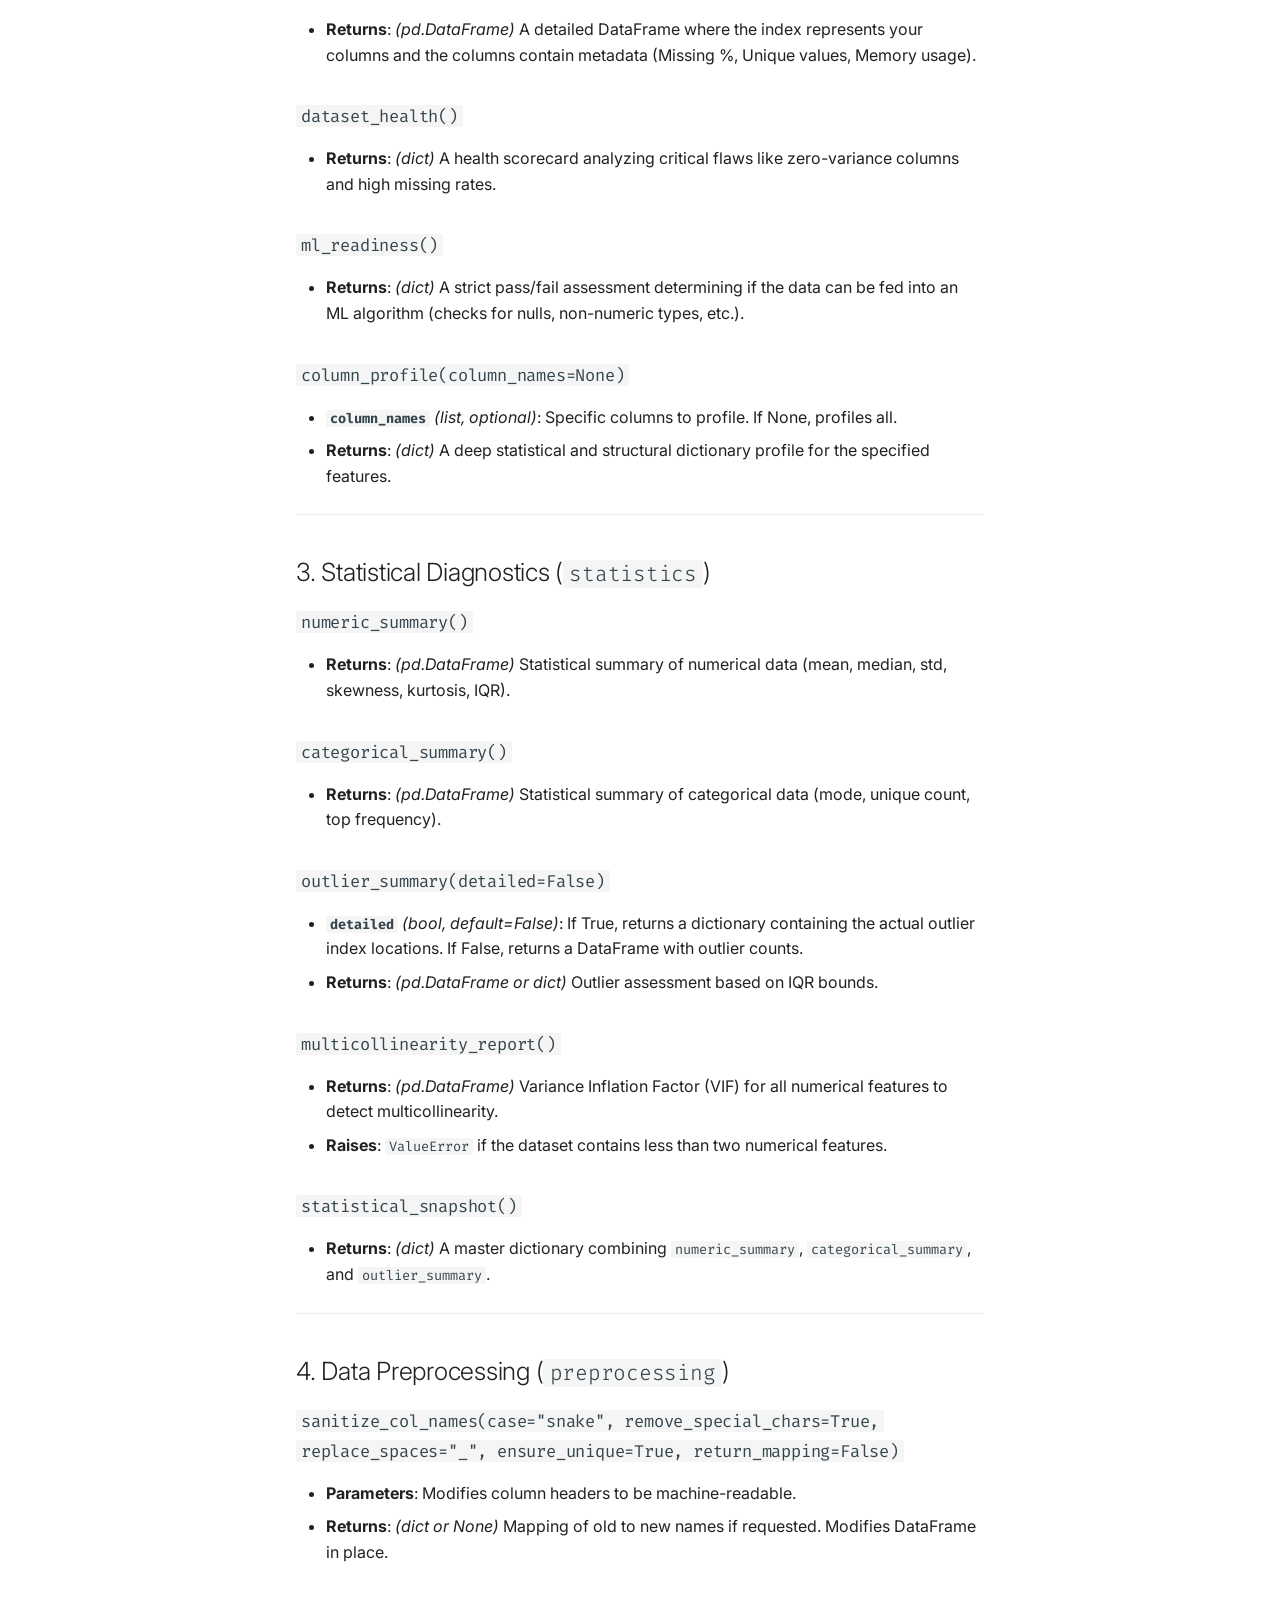
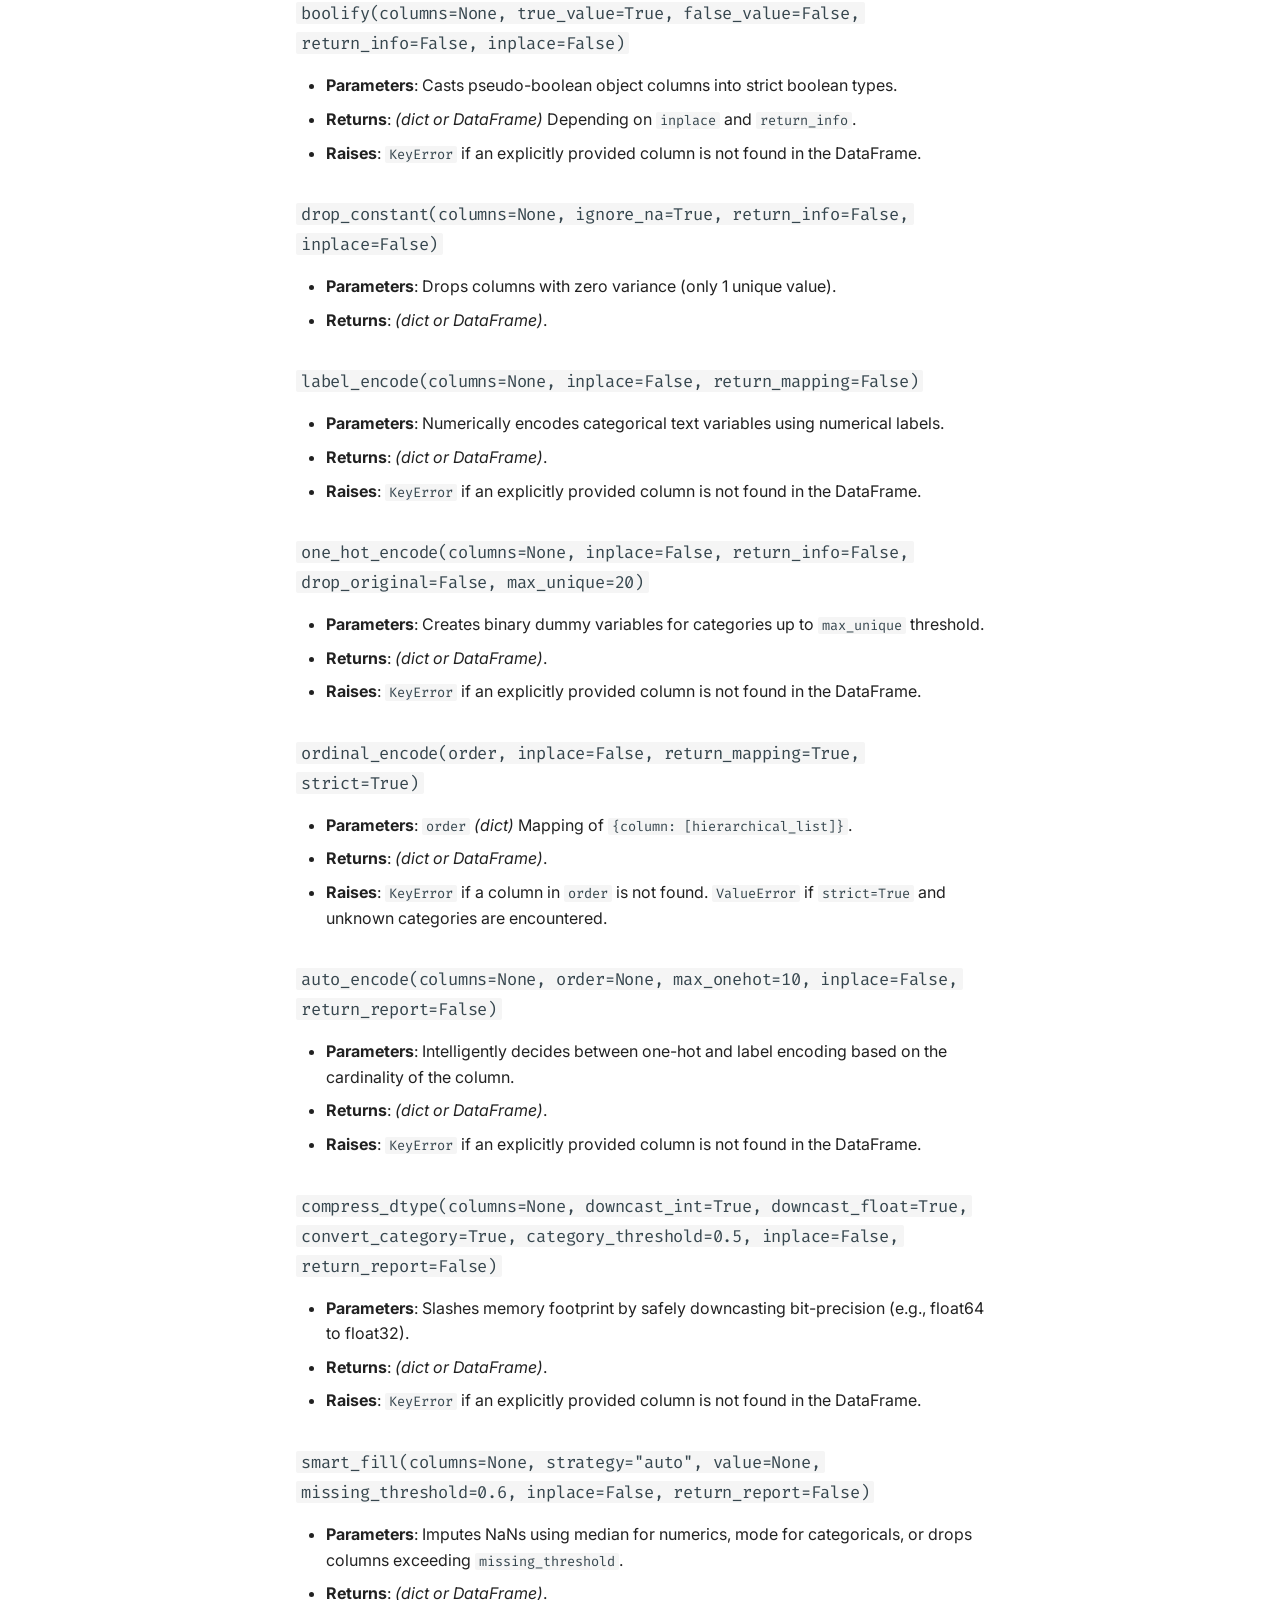
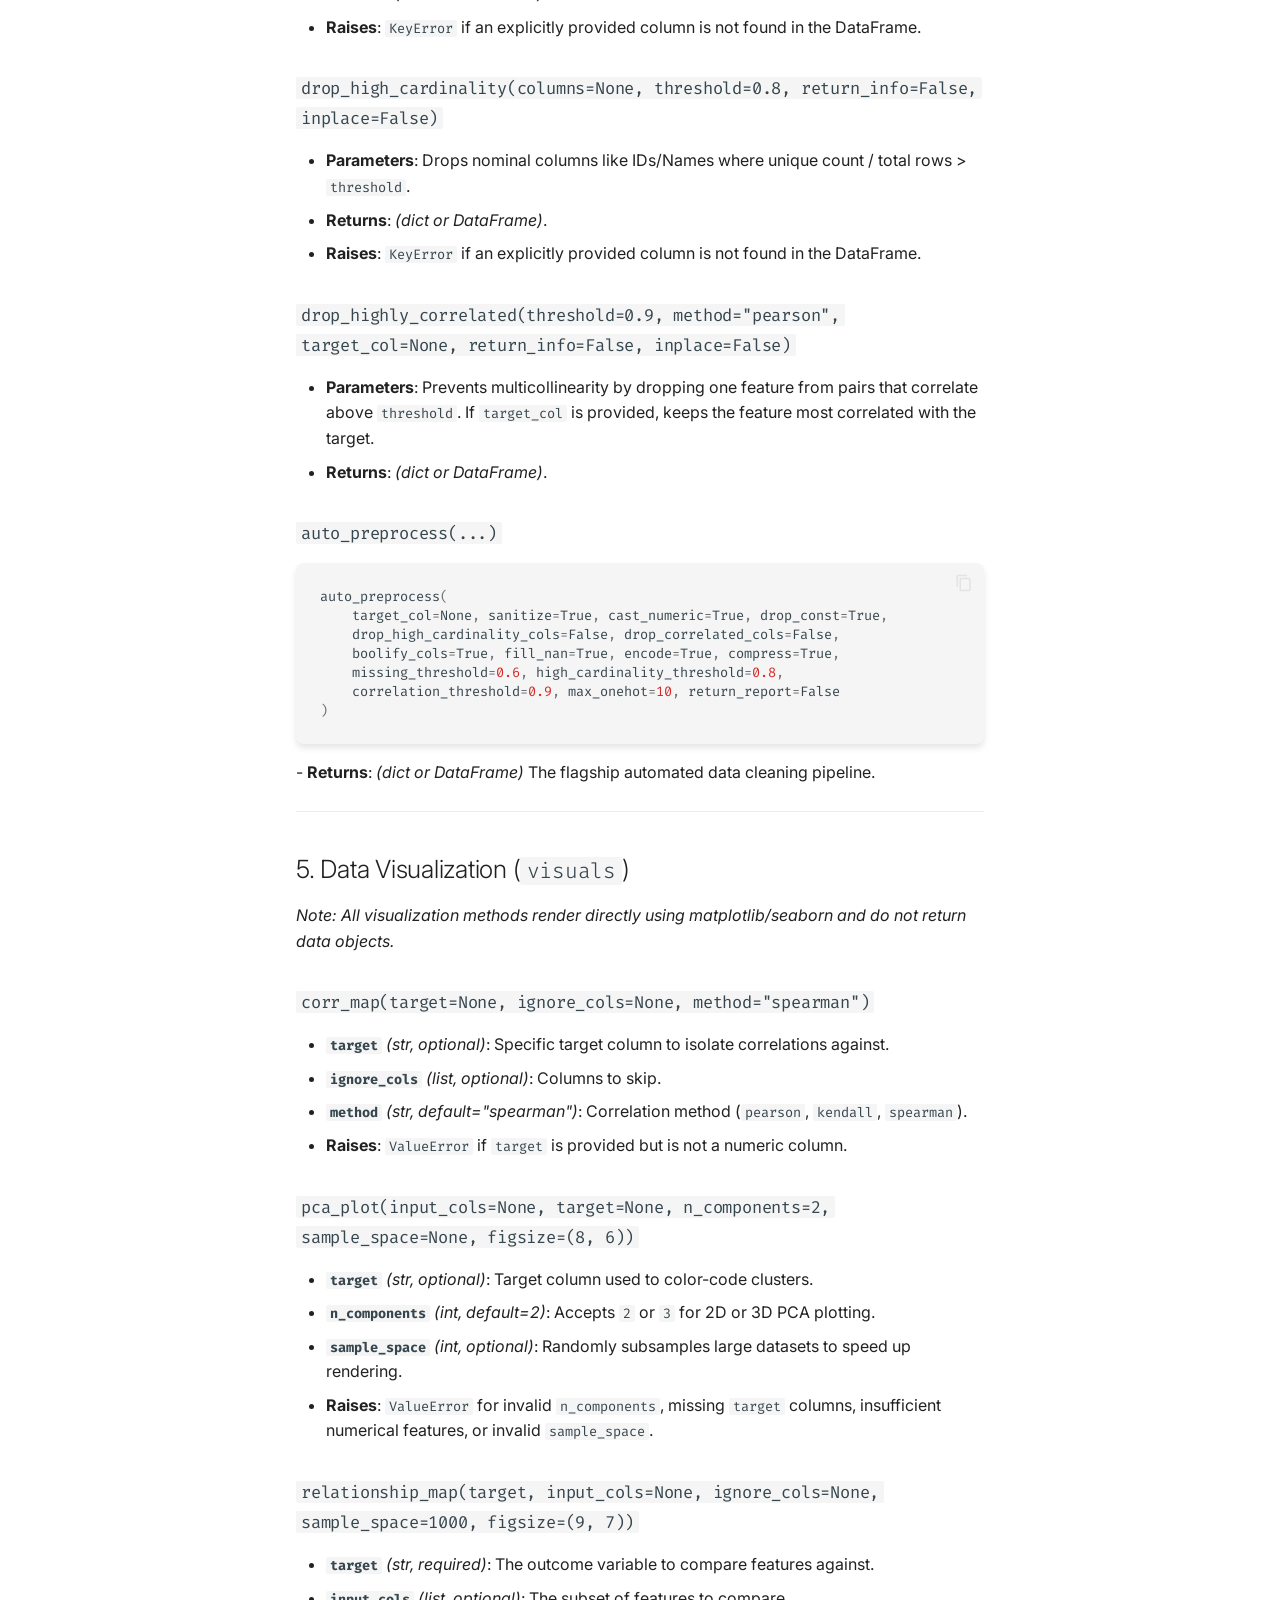
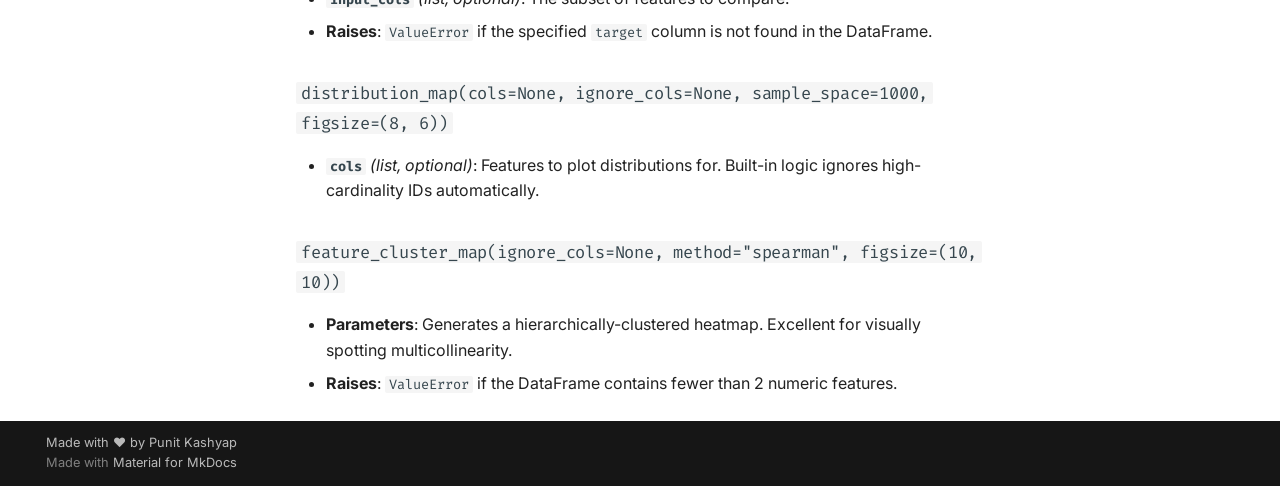
<file: user_guide/tabular/api_reference/index.html>
<!doctype html>
<html lang="en" class="no-js">
  <head>
    
      <meta charset="utf-8">
      <meta name="viewport" content="width=device-width,initial-scale=1">
      
        <meta name="description" content="Automated Data Processing Toolkit">
      
      
        <meta name="author" content="Punit Kashyap">
      
      
      
        <link rel="prev" href="../visuals/">
      
      
      
        
      
      
      <link rel="icon" href="../../../assets/qpx_logo.png">
      <meta name="generator" content="mkdocs-1.6.1, mkdocs-material-9.7.6">
    
    
      
        <title>API Reference - QPX Documentation</title>
      
    
    
      <link rel="stylesheet" href="../../../assets/stylesheets/main.484c7ddc.min.css">
      
        
        <link rel="stylesheet" href="../../../assets/stylesheets/palette.ab4e12ef.min.css">
      
      


    
    
      
    
    
      
        
        
        <link rel="preconnect" href="https://fonts.gstatic.com" crossorigin>
        <link rel="stylesheet" href="https://fonts.googleapis.com/css?family=Inter:300,300i,400,400i,700,700i%7CFira+Code:400,400i,700,700i&display=fallback">
        <style>:root{--md-text-font:"Inter";--md-code-font:"Fira Code"}</style>
      
    
    
      <link rel="stylesheet" href="../../../stylesheets/extra.css">
    
    <script>__md_scope=new URL("../../..",location),__md_hash=e=>[...e].reduce(((e,_)=>(e<<5)-e+_.charCodeAt(0)),0),__md_get=(e,_=localStorage,t=__md_scope)=>JSON.parse(_.getItem(t.pathname+"."+e)),__md_set=(e,_,t=localStorage,a=__md_scope)=>{try{t.setItem(a.pathname+"."+e,JSON.stringify(_))}catch(e){}}</script>
    
      

    
    
  </head>
  
  
    
    
      
    
    
    
    
    <body dir="ltr" data-md-color-scheme="default" data-md-color-primary="blue" data-md-color-accent="light-blue">
  
    
    <input class="md-toggle" data-md-toggle="drawer" type="checkbox" id="__drawer" autocomplete="off">
    <input class="md-toggle" data-md-toggle="search" type="checkbox" id="__search" autocomplete="off">
    <label class="md-overlay" for="__drawer"></label>
    <div data-md-component="skip">
      
        
        <a href="#api-reference-qpxtabular" class="md-skip">
          Skip to content
        </a>
      
    </div>
    <div data-md-component="announce">
      
    </div>
    
    
      

<header class="md-header" data-md-component="header">
  <nav class="md-header__inner md-grid" aria-label="Header">
    <a href="../../.." title="QPX Documentation" class="md-header__button md-logo" aria-label="QPX Documentation" data-md-component="logo">
      
  <img src="../../../assets/qpx_logo.png" alt="logo">

    </a>
    <label class="md-header__button md-icon" for="__drawer">
      
      <svg xmlns="http://www.w3.org/2000/svg" viewBox="0 0 24 24"><path d="M3 6h18v2H3zm0 5h18v2H3zm0 5h18v2H3z"/></svg>
    </label>
    <div class="md-header__title" data-md-component="header-title">
      <div class="md-header__ellipsis">
        <div class="md-header__topic">
          <span class="md-ellipsis">
            QPX Documentation
          </span>
        </div>
        <div class="md-header__topic" data-md-component="header-topic">
          <span class="md-ellipsis">
            
              API Reference
            
          </span>
        </div>
      </div>
    </div>
    
      
        <form class="md-header__option" data-md-component="palette">
  
    
    
    
    <input class="md-option" data-md-color-media="(prefers-color-scheme: light)" data-md-color-scheme="default" data-md-color-primary="blue" data-md-color-accent="light-blue"  aria-label="Switch to dark mode"  type="radio" name="__palette" id="__palette_0">
    
      <label class="md-header__button md-icon" title="Switch to dark mode" for="__palette_1" hidden>
        <svg xmlns="http://www.w3.org/2000/svg" viewBox="0 0 24 24"><path d="M12 8a4 4 0 0 0-4 4 4 4 0 0 0 4 4 4 4 0 0 0 4-4 4 4 0 0 0-4-4m0 10a6 6 0 0 1-6-6 6 6 0 0 1 6-6 6 6 0 0 1 6 6 6 6 0 0 1-6 6m8-9.31V4h-4.69L12 .69 8.69 4H4v4.69L.69 12 4 15.31V20h4.69L12 23.31 15.31 20H20v-4.69L23.31 12z"/></svg>
      </label>
    
  
    
    
    
    <input class="md-option" data-md-color-media="(prefers-color-scheme: dark)" data-md-color-scheme="slate" data-md-color-primary="blue" data-md-color-accent="light-blue"  aria-label="Switch to light mode"  type="radio" name="__palette" id="__palette_1">
    
      <label class="md-header__button md-icon" title="Switch to light mode" for="__palette_0" hidden>
        <svg xmlns="http://www.w3.org/2000/svg" viewBox="0 0 24 24"><path d="M12 18c-.89 0-1.74-.2-2.5-.55C11.56 16.5 13 14.42 13 12s-1.44-4.5-3.5-5.45C10.26 6.2 11.11 6 12 6a6 6 0 0 1 6 6 6 6 0 0 1-6 6m8-9.31V4h-4.69L12 .69 8.69 4H4v4.69L.69 12 4 15.31V20h4.69L12 23.31 15.31 20H20v-4.69L23.31 12z"/></svg>
      </label>
    
  
</form>
      
    
    
      <script>var palette=__md_get("__palette");if(palette&&palette.color){if("(prefers-color-scheme)"===palette.color.media){var media=matchMedia("(prefers-color-scheme: light)"),input=document.querySelector(media.matches?"[data-md-color-media='(prefers-color-scheme: light)']":"[data-md-color-media='(prefers-color-scheme: dark)']");palette.color.media=input.getAttribute("data-md-color-media"),palette.color.scheme=input.getAttribute("data-md-color-scheme"),palette.color.primary=input.getAttribute("data-md-color-primary"),palette.color.accent=input.getAttribute("data-md-color-accent")}for(var[key,value]of Object.entries(palette.color))document.body.setAttribute("data-md-color-"+key,value)}</script>
    
    
    
      
      
        <label class="md-header__button md-icon" for="__search">
          
          <svg xmlns="http://www.w3.org/2000/svg" viewBox="0 0 24 24"><path d="M9.5 3A6.5 6.5 0 0 1 16 9.5c0 1.61-.59 3.09-1.56 4.23l.27.27h.79l5 5-1.5 1.5-5-5v-.79l-.27-.27A6.52 6.52 0 0 1 9.5 16 6.5 6.5 0 0 1 3 9.5 6.5 6.5 0 0 1 9.5 3m0 2C7 5 5 7 5 9.5S7 14 9.5 14 14 12 14 9.5 12 5 9.5 5"/></svg>
        </label>
        <div class="md-search" data-md-component="search" role="dialog">
  <label class="md-search__overlay" for="__search"></label>
  <div class="md-search__inner" role="search">
    <form class="md-search__form" name="search">
      <input type="text" class="md-search__input" name="query" aria-label="Search" placeholder="Search" autocapitalize="off" autocorrect="off" autocomplete="off" spellcheck="false" data-md-component="search-query" required>
      <label class="md-search__icon md-icon" for="__search">
        
        <svg xmlns="http://www.w3.org/2000/svg" viewBox="0 0 24 24"><path d="M9.5 3A6.5 6.5 0 0 1 16 9.5c0 1.61-.59 3.09-1.56 4.23l.27.27h.79l5 5-1.5 1.5-5-5v-.79l-.27-.27A6.52 6.52 0 0 1 9.5 16 6.5 6.5 0 0 1 3 9.5 6.5 6.5 0 0 1 9.5 3m0 2C7 5 5 7 5 9.5S7 14 9.5 14 14 12 14 9.5 12 5 9.5 5"/></svg>
        
        <svg xmlns="http://www.w3.org/2000/svg" viewBox="0 0 24 24"><path d="M20 11v2H8l5.5 5.5-1.42 1.42L4.16 12l7.92-7.92L13.5 5.5 8 11z"/></svg>
      </label>
      <nav class="md-search__options" aria-label="Search">
        
          <a href="javascript:void(0)" class="md-search__icon md-icon" title="Share" aria-label="Share" data-clipboard data-clipboard-text="" data-md-component="search-share" tabindex="-1">
            
            <svg xmlns="http://www.w3.org/2000/svg" viewBox="0 0 24 24"><path d="M18 16.08c-.76 0-1.44.3-1.96.77L8.91 12.7c.05-.23.09-.46.09-.7s-.04-.47-.09-.7l7.05-4.11c.54.5 1.25.81 2.04.81a3 3 0 0 0 3-3 3 3 0 0 0-3-3 3 3 0 0 0-3 3c0 .24.04.47.09.7L8.04 9.81C7.5 9.31 6.79 9 6 9a3 3 0 0 0-3 3 3 3 0 0 0 3 3c.79 0 1.5-.31 2.04-.81l7.12 4.15c-.05.21-.08.43-.08.66 0 1.61 1.31 2.91 2.92 2.91s2.92-1.3 2.92-2.91A2.92 2.92 0 0 0 18 16.08"/></svg>
          </a>
        
        <button type="reset" class="md-search__icon md-icon" title="Clear" aria-label="Clear" tabindex="-1">
          
          <svg xmlns="http://www.w3.org/2000/svg" viewBox="0 0 24 24"><path d="M19 6.41 17.59 5 12 10.59 6.41 5 5 6.41 10.59 12 5 17.59 6.41 19 12 13.41 17.59 19 19 17.59 13.41 12z"/></svg>
        </button>
      </nav>
      
        <div class="md-search__suggest" data-md-component="search-suggest"></div>
      
    </form>
    <div class="md-search__output">
      <div class="md-search__scrollwrap" tabindex="0" data-md-scrollfix>
        <div class="md-search-result" data-md-component="search-result">
          <div class="md-search-result__meta">
            Initializing search
          </div>
          <ol class="md-search-result__list" role="presentation"></ol>
        </div>
      </div>
    </div>
  </div>
</div>
      
    
    
  </nav>
  
</header>
    
    <div class="md-container" data-md-component="container">
      
      
        
          
            
<nav class="md-tabs" aria-label="Tabs" data-md-component="tabs">
  <div class="md-grid">
    <ul class="md-tabs__list">
      
        
  
  
  
  
    <li class="md-tabs__item">
      <a href="../../.." class="md-tabs__link">
        
  
  
    
  
  Home

      </a>
    </li>
  

      
        
  
  
  
  
    <li class="md-tabs__item">
      <a href="../../../installation/" class="md-tabs__link">
        
  
  
    
  
  Installation

      </a>
    </li>
  

      
        
  
  
  
  
    <li class="md-tabs__item">
      <a href="../../../quickstart/" class="md-tabs__link">
        
  
  
    
  
  Quickstart

      </a>
    </li>
  

      
        
  
  
  
    
  
  
    
    
      <li class="md-tabs__item md-tabs__item--active">
        <a href="../overview/" class="md-tabs__link">
          
  
  
  Tabular Guide

        </a>
      </li>
    
  

      
    </ul>
  </div>
</nav>
          
        
      
      <main class="md-main" data-md-component="main">
        <div class="md-main__inner md-grid">
          
  
    
    <div class="md-sidebar md-sidebar--primary" data-md-component="sidebar" data-md-type="navigation" >
      <div class="md-sidebar__scrollwrap">
        <div class="md-sidebar__inner">
          


  


<nav class="md-nav md-nav--primary md-nav--lifted" aria-label="Navigation" data-md-level="0">
  <label class="md-nav__title" for="__drawer">
    <a href="../../.." title="QPX Documentation" class="md-nav__button md-logo" aria-label="QPX Documentation" data-md-component="logo">
      
  <img src="../../../assets/qpx_logo.png" alt="logo">

    </a>
    QPX Documentation
  </label>
  
  <ul class="md-nav__list" data-md-scrollfix>
    
      
      
  
  
  
  
    <li class="md-nav__item">
      <a href="../../.." class="md-nav__link">
        
  
  
  <span class="md-ellipsis">
    
  
    Home
  

    
  </span>
  
  

      </a>
    </li>
  

    
      
      
  
  
  
  
    <li class="md-nav__item">
      <a href="../../../installation/" class="md-nav__link">
        
  
  
  <span class="md-ellipsis">
    
  
    Installation
  

    
  </span>
  
  

      </a>
    </li>
  

    
      
      
  
  
  
  
    <li class="md-nav__item">
      <a href="../../../quickstart/" class="md-nav__link">
        
  
  
  <span class="md-ellipsis">
    
  
    Quickstart
  

    
  </span>
  
  

      </a>
    </li>
  

    
      
      
  
  
    
  
  
  
    
    
    
    
      
        
        
      
      
        
      
    
    
    <li class="md-nav__item md-nav__item--active md-nav__item--section md-nav__item--nested">
      
        
        
        <input class="md-nav__toggle md-toggle " type="checkbox" id="__nav_4" checked>
        
          
          <label class="md-nav__link" for="__nav_4" id="__nav_4_label" tabindex="">
            
  
  
  <span class="md-ellipsis">
    
  
    Tabular Guide
  

    
  </span>
  
  

            <span class="md-nav__icon md-icon"></span>
          </label>
        
        <nav class="md-nav" data-md-level="1" aria-labelledby="__nav_4_label" aria-expanded="true">
          <label class="md-nav__title" for="__nav_4">
            <span class="md-nav__icon md-icon"></span>
            
  
    Tabular Guide
  

          </label>
          <ul class="md-nav__list" data-md-scrollfix>
            
              
                
  
  
  
  
    <li class="md-nav__item">
      <a href="../overview/" class="md-nav__link">
        
  
  
  <span class="md-ellipsis">
    
  
    Overview
  

    
  </span>
  
  

      </a>
    </li>
  

              
            
              
                
  
  
  
  
    <li class="md-nav__item">
      <a href="../workflow/" class="md-nav__link">
        
  
  
  <span class="md-ellipsis">
    
  
    Recommended Workflow
  

    
  </span>
  
  

      </a>
    </li>
  

              
            
              
                
  
  
  
  
    <li class="md-nav__item">
      <a href="../summary/" class="md-nav__link">
        
  
  
  <span class="md-ellipsis">
    
  
    Summary (Profiling)
  

    
  </span>
  
  

      </a>
    </li>
  

              
            
              
                
  
  
  
  
    <li class="md-nav__item">
      <a href="../statistics/" class="md-nav__link">
        
  
  
  <span class="md-ellipsis">
    
  
    Statistics
  

    
  </span>
  
  

      </a>
    </li>
  

              
            
              
                
  
  
  
  
    <li class="md-nav__item">
      <a href="../preprocessing/" class="md-nav__link">
        
  
  
  <span class="md-ellipsis">
    
  
    Preprocessing
  

    
  </span>
  
  

      </a>
    </li>
  

              
            
              
                
  
  
  
  
    <li class="md-nav__item">
      <a href="../visuals/" class="md-nav__link">
        
  
  
  <span class="md-ellipsis">
    
  
    Visuals
  

    
  </span>
  
  

      </a>
    </li>
  

              
            
              
                
  
  
    
  
  
  
    <li class="md-nav__item md-nav__item--active">
      
      <input class="md-nav__toggle md-toggle" type="checkbox" id="__toc">
      
      
        
      
      
        <label class="md-nav__link md-nav__link--active" for="__toc">
          
  
  
  <span class="md-ellipsis">
    
  
    API Reference
  

    
  </span>
  
  

          <span class="md-nav__icon md-icon"></span>
        </label>
      
      <a href="./" class="md-nav__link md-nav__link--active">
        
  
  
  <span class="md-ellipsis">
    
  
    API Reference
  

    
  </span>
  
  

      </a>
      
        

<nav class="md-nav md-nav--secondary" aria-label="Table of contents">
  
  
  
    
  
  
    <label class="md-nav__title" for="__toc">
      <span class="md-nav__icon md-icon"></span>
      Table of contents
    </label>
    <ul class="md-nav__list" data-md-component="toc" data-md-scrollfix>
      
        <li class="md-nav__item">
  <a href="#1-class-initialization" class="md-nav__link">
    <span class="md-ellipsis">
      
        1. Class Initialization
      
    </span>
  </a>
  
    <nav class="md-nav" aria-label="1. Class Initialization">
      <ul class="md-nav__list">
        
          <li class="md-nav__item">
  <a href="#__init__self-df" class="md-nav__link">
    <span class="md-ellipsis">
      
        __init__(self, df)
      
    </span>
  </a>
  
</li>
        
      </ul>
    </nav>
  
</li>
      
        <li class="md-nav__item">
  <a href="#2-analytical-profiling-summary" class="md-nav__link">
    <span class="md-ellipsis">
      
        2. Analytical Profiling (summary)
      
    </span>
  </a>
  
    <nav class="md-nav" aria-label="2. Analytical Profiling (summary)">
      <ul class="md-nav__list">
        
          <li class="md-nav__item">
  <a href="#shape" class="md-nav__link">
    <span class="md-ellipsis">
      
        shape()
      
    </span>
  </a>
  
</li>
        
          <li class="md-nav__item">
  <a href="#num_rows-num_columns" class="md-nav__link">
    <span class="md-ellipsis">
      
        num_rows() / num_columns()
      
    </span>
  </a>
  
</li>
        
          <li class="md-nav__item">
  <a href="#column_names" class="md-nav__link">
    <span class="md-ellipsis">
      
        column_names()
      
    </span>
  </a>
  
</li>
        
          <li class="md-nav__item">
  <a href="#column_types" class="md-nav__link">
    <span class="md-ellipsis">
      
        column_types()
      
    </span>
  </a>
  
</li>
        
          <li class="md-nav__item">
  <a href="#numerical_columns-bool_columns-categorical_columns-datetime_columns" class="md-nav__link">
    <span class="md-ellipsis">
      
        numerical_columns() / bool_columns() / categorical_columns() / datetime_columns()
      
    </span>
  </a>
  
</li>
        
          <li class="md-nav__item">
  <a href="#memory_usage" class="md-nav__link">
    <span class="md-ellipsis">
      
        memory_usage()
      
    </span>
  </a>
  
</li>
        
          <li class="md-nav__item">
  <a href="#dataset_info" class="md-nav__link">
    <span class="md-ellipsis">
      
        dataset_info()
      
    </span>
  </a>
  
</li>
        
          <li class="md-nav__item">
  <a href="#summary" class="md-nav__link">
    <span class="md-ellipsis">
      
        summary()
      
    </span>
  </a>
  
</li>
        
          <li class="md-nav__item">
  <a href="#feature_overview" class="md-nav__link">
    <span class="md-ellipsis">
      
        feature_overview()
      
    </span>
  </a>
  
</li>
        
          <li class="md-nav__item">
  <a href="#dataset_health" class="md-nav__link">
    <span class="md-ellipsis">
      
        dataset_health()
      
    </span>
  </a>
  
</li>
        
          <li class="md-nav__item">
  <a href="#ml_readiness" class="md-nav__link">
    <span class="md-ellipsis">
      
        ml_readiness()
      
    </span>
  </a>
  
</li>
        
          <li class="md-nav__item">
  <a href="#column_profilecolumn_namesnone" class="md-nav__link">
    <span class="md-ellipsis">
      
        column_profile(column_names=None)
      
    </span>
  </a>
  
</li>
        
      </ul>
    </nav>
  
</li>
      
        <li class="md-nav__item">
  <a href="#3-statistical-diagnostics-statistics" class="md-nav__link">
    <span class="md-ellipsis">
      
        3. Statistical Diagnostics (statistics)
      
    </span>
  </a>
  
    <nav class="md-nav" aria-label="3. Statistical Diagnostics (statistics)">
      <ul class="md-nav__list">
        
          <li class="md-nav__item">
  <a href="#numeric_summary" class="md-nav__link">
    <span class="md-ellipsis">
      
        numeric_summary()
      
    </span>
  </a>
  
</li>
        
          <li class="md-nav__item">
  <a href="#categorical_summary" class="md-nav__link">
    <span class="md-ellipsis">
      
        categorical_summary()
      
    </span>
  </a>
  
</li>
        
          <li class="md-nav__item">
  <a href="#outlier_summarydetailedfalse" class="md-nav__link">
    <span class="md-ellipsis">
      
        outlier_summary(detailed=False)
      
    </span>
  </a>
  
</li>
        
          <li class="md-nav__item">
  <a href="#multicollinearity_report" class="md-nav__link">
    <span class="md-ellipsis">
      
        multicollinearity_report()
      
    </span>
  </a>
  
</li>
        
          <li class="md-nav__item">
  <a href="#statistical_snapshot" class="md-nav__link">
    <span class="md-ellipsis">
      
        statistical_snapshot()
      
    </span>
  </a>
  
</li>
        
      </ul>
    </nav>
  
</li>
      
        <li class="md-nav__item">
  <a href="#4-data-preprocessing-preprocessing" class="md-nav__link">
    <span class="md-ellipsis">
      
        4. Data Preprocessing (preprocessing)
      
    </span>
  </a>
  
    <nav class="md-nav" aria-label="4. Data Preprocessing (preprocessing)">
      <ul class="md-nav__list">
        
          <li class="md-nav__item">
  <a href="#sanitize_col_namescasesnake-remove_special_charstrue-replace_spaces_-ensure_uniquetrue-return_mappingfalse" class="md-nav__link">
    <span class="md-ellipsis">
      
        sanitize_col_names(case="snake", remove_special_chars=True, replace_spaces="_", ensure_unique=True, return_mapping=False)
      
    </span>
  </a>
  
</li>
        
          <li class="md-nav__item">
  <a href="#boolifycolumnsnone-true_valuetrue-false_valuefalse-return_infofalse-inplacefalse" class="md-nav__link">
    <span class="md-ellipsis">
      
        boolify(columns=None, true_value=True, false_value=False, return_info=False, inplace=False)
      
    </span>
  </a>
  
</li>
        
          <li class="md-nav__item">
  <a href="#drop_constantcolumnsnone-ignore_natrue-return_infofalse-inplacefalse" class="md-nav__link">
    <span class="md-ellipsis">
      
        drop_constant(columns=None, ignore_na=True, return_info=False, inplace=False)
      
    </span>
  </a>
  
</li>
        
          <li class="md-nav__item">
  <a href="#label_encodecolumnsnone-inplacefalse-return_mappingfalse" class="md-nav__link">
    <span class="md-ellipsis">
      
        label_encode(columns=None, inplace=False, return_mapping=False)
      
    </span>
  </a>
  
</li>
        
          <li class="md-nav__item">
  <a href="#one_hot_encodecolumnsnone-inplacefalse-return_infofalse-drop_originalfalse-max_unique20" class="md-nav__link">
    <span class="md-ellipsis">
      
        one_hot_encode(columns=None, inplace=False, return_info=False, drop_original=False, max_unique=20)
      
    </span>
  </a>
  
</li>
        
          <li class="md-nav__item">
  <a href="#ordinal_encodeorder-inplacefalse-return_mappingtrue-stricttrue" class="md-nav__link">
    <span class="md-ellipsis">
      
        ordinal_encode(order, inplace=False, return_mapping=True, strict=True)
      
    </span>
  </a>
  
</li>
        
          <li class="md-nav__item">
  <a href="#auto_encodecolumnsnone-ordernone-max_onehot10-inplacefalse-return_reportfalse" class="md-nav__link">
    <span class="md-ellipsis">
      
        auto_encode(columns=None, order=None, max_onehot=10, inplace=False, return_report=False)
      
    </span>
  </a>
  
</li>
        
          <li class="md-nav__item">
  <a href="#compress_dtypecolumnsnone-downcast_inttrue-downcast_floattrue-convert_categorytrue-category_threshold05-inplacefalse-return_reportfalse" class="md-nav__link">
    <span class="md-ellipsis">
      
        compress_dtype(columns=None, downcast_int=True, downcast_float=True, convert_category=True, category_threshold=0.5, inplace=False, return_report=False)
      
    </span>
  </a>
  
</li>
        
          <li class="md-nav__item">
  <a href="#smart_fillcolumnsnone-strategyauto-valuenone-missing_threshold06-inplacefalse-return_reportfalse" class="md-nav__link">
    <span class="md-ellipsis">
      
        smart_fill(columns=None, strategy="auto", value=None, missing_threshold=0.6, inplace=False, return_report=False)
      
    </span>
  </a>
  
</li>
        
          <li class="md-nav__item">
  <a href="#drop_high_cardinalitycolumnsnone-threshold08-return_infofalse-inplacefalse" class="md-nav__link">
    <span class="md-ellipsis">
      
        drop_high_cardinality(columns=None, threshold=0.8, return_info=False, inplace=False)
      
    </span>
  </a>
  
</li>
        
          <li class="md-nav__item">
  <a href="#drop_highly_correlatedthreshold09-methodpearson-target_colnone-return_infofalse-inplacefalse" class="md-nav__link">
    <span class="md-ellipsis">
      
        drop_highly_correlated(threshold=0.9, method="pearson", target_col=None, return_info=False, inplace=False)
      
    </span>
  </a>
  
</li>
        
          <li class="md-nav__item">
  <a href="#auto_preprocess" class="md-nav__link">
    <span class="md-ellipsis">
      
        auto_preprocess(...)
      
    </span>
  </a>
  
</li>
        
      </ul>
    </nav>
  
</li>
      
        <li class="md-nav__item">
  <a href="#5-data-visualization-visuals" class="md-nav__link">
    <span class="md-ellipsis">
      
        5. Data Visualization (visuals)
      
    </span>
  </a>
  
    <nav class="md-nav" aria-label="5. Data Visualization (visuals)">
      <ul class="md-nav__list">
        
          <li class="md-nav__item">
  <a href="#corr_maptargetnone-ignore_colsnone-methodspearman" class="md-nav__link">
    <span class="md-ellipsis">
      
        corr_map(target=None, ignore_cols=None, method="spearman")
      
    </span>
  </a>
  
</li>
        
          <li class="md-nav__item">
  <a href="#pca_plotinput_colsnone-targetnone-n_components2-sample_spacenone-figsize8-6" class="md-nav__link">
    <span class="md-ellipsis">
      
        pca_plot(input_cols=None, target=None, n_components=2, sample_space=None, figsize=(8, 6))
      
    </span>
  </a>
  
</li>
        
          <li class="md-nav__item">
  <a href="#relationship_maptarget-input_colsnone-ignore_colsnone-sample_space1000-figsize9-7" class="md-nav__link">
    <span class="md-ellipsis">
      
        relationship_map(target, input_cols=None, ignore_cols=None, sample_space=1000, figsize=(9, 7))
      
    </span>
  </a>
  
</li>
        
          <li class="md-nav__item">
  <a href="#distribution_mapcolsnone-ignore_colsnone-sample_space1000-figsize8-6" class="md-nav__link">
    <span class="md-ellipsis">
      
        distribution_map(cols=None, ignore_cols=None, sample_space=1000, figsize=(8, 6))
      
    </span>
  </a>
  
</li>
        
          <li class="md-nav__item">
  <a href="#feature_cluster_mapignore_colsnone-methodspearman-figsize10-10" class="md-nav__link">
    <span class="md-ellipsis">
      
        feature_cluster_map(ignore_cols=None, method="spearman", figsize=(10, 10))
      
    </span>
  </a>
  
</li>
        
      </ul>
    </nav>
  
</li>
      
    </ul>
  
</nav>
      
    </li>
  

              
            
          </ul>
        </nav>
      
    </li>
  

    
  </ul>
</nav>
        </div>
      </div>
    </div>
  
  
    
    <div class="md-sidebar md-sidebar--secondary" data-md-component="sidebar" data-md-type="toc" >
      <div class="md-sidebar__scrollwrap">
        <div class="md-sidebar__inner">
          <!-- Inject logo directly into the secondary sidebar container -->
          <div style="text-align: center; padding: 1.5rem 1rem 0 1rem;">
            <a href="../../..">
              <img src="../../../assets/qpx_logo.png" alt="QPX Logo" style="max-width: 150px; height: auto;">
            </a>
          </div>
          

<nav class="md-nav md-nav--secondary" aria-label="Table of contents">
  
  
  
    
  
  
    <label class="md-nav__title" for="__toc">
      <span class="md-nav__icon md-icon"></span>
      Table of contents
    </label>
    <ul class="md-nav__list" data-md-component="toc" data-md-scrollfix>
      
        <li class="md-nav__item">
  <a href="#1-class-initialization" class="md-nav__link">
    <span class="md-ellipsis">
      
        1. Class Initialization
      
    </span>
  </a>
  
    <nav class="md-nav" aria-label="1. Class Initialization">
      <ul class="md-nav__list">
        
          <li class="md-nav__item">
  <a href="#__init__self-df" class="md-nav__link">
    <span class="md-ellipsis">
      
        __init__(self, df)
      
    </span>
  </a>
  
</li>
        
      </ul>
    </nav>
  
</li>
      
        <li class="md-nav__item">
  <a href="#2-analytical-profiling-summary" class="md-nav__link">
    <span class="md-ellipsis">
      
        2. Analytical Profiling (summary)
      
    </span>
  </a>
  
    <nav class="md-nav" aria-label="2. Analytical Profiling (summary)">
      <ul class="md-nav__list">
        
          <li class="md-nav__item">
  <a href="#shape" class="md-nav__link">
    <span class="md-ellipsis">
      
        shape()
      
    </span>
  </a>
  
</li>
        
          <li class="md-nav__item">
  <a href="#num_rows-num_columns" class="md-nav__link">
    <span class="md-ellipsis">
      
        num_rows() / num_columns()
      
    </span>
  </a>
  
</li>
        
          <li class="md-nav__item">
  <a href="#column_names" class="md-nav__link">
    <span class="md-ellipsis">
      
        column_names()
      
    </span>
  </a>
  
</li>
        
          <li class="md-nav__item">
  <a href="#column_types" class="md-nav__link">
    <span class="md-ellipsis">
      
        column_types()
      
    </span>
  </a>
  
</li>
        
          <li class="md-nav__item">
  <a href="#numerical_columns-bool_columns-categorical_columns-datetime_columns" class="md-nav__link">
    <span class="md-ellipsis">
      
        numerical_columns() / bool_columns() / categorical_columns() / datetime_columns()
      
    </span>
  </a>
  
</li>
        
          <li class="md-nav__item">
  <a href="#memory_usage" class="md-nav__link">
    <span class="md-ellipsis">
      
        memory_usage()
      
    </span>
  </a>
  
</li>
        
          <li class="md-nav__item">
  <a href="#dataset_info" class="md-nav__link">
    <span class="md-ellipsis">
      
        dataset_info()
      
    </span>
  </a>
  
</li>
        
          <li class="md-nav__item">
  <a href="#summary" class="md-nav__link">
    <span class="md-ellipsis">
      
        summary()
      
    </span>
  </a>
  
</li>
        
          <li class="md-nav__item">
  <a href="#feature_overview" class="md-nav__link">
    <span class="md-ellipsis">
      
        feature_overview()
      
    </span>
  </a>
  
</li>
        
          <li class="md-nav__item">
  <a href="#dataset_health" class="md-nav__link">
    <span class="md-ellipsis">
      
        dataset_health()
      
    </span>
  </a>
  
</li>
        
          <li class="md-nav__item">
  <a href="#ml_readiness" class="md-nav__link">
    <span class="md-ellipsis">
      
        ml_readiness()
      
    </span>
  </a>
  
</li>
        
          <li class="md-nav__item">
  <a href="#column_profilecolumn_namesnone" class="md-nav__link">
    <span class="md-ellipsis">
      
        column_profile(column_names=None)
      
    </span>
  </a>
  
</li>
        
      </ul>
    </nav>
  
</li>
      
        <li class="md-nav__item">
  <a href="#3-statistical-diagnostics-statistics" class="md-nav__link">
    <span class="md-ellipsis">
      
        3. Statistical Diagnostics (statistics)
      
    </span>
  </a>
  
    <nav class="md-nav" aria-label="3. Statistical Diagnostics (statistics)">
      <ul class="md-nav__list">
        
          <li class="md-nav__item">
  <a href="#numeric_summary" class="md-nav__link">
    <span class="md-ellipsis">
      
        numeric_summary()
      
    </span>
  </a>
  
</li>
        
          <li class="md-nav__item">
  <a href="#categorical_summary" class="md-nav__link">
    <span class="md-ellipsis">
      
        categorical_summary()
      
    </span>
  </a>
  
</li>
        
          <li class="md-nav__item">
  <a href="#outlier_summarydetailedfalse" class="md-nav__link">
    <span class="md-ellipsis">
      
        outlier_summary(detailed=False)
      
    </span>
  </a>
  
</li>
        
          <li class="md-nav__item">
  <a href="#multicollinearity_report" class="md-nav__link">
    <span class="md-ellipsis">
      
        multicollinearity_report()
      
    </span>
  </a>
  
</li>
        
          <li class="md-nav__item">
  <a href="#statistical_snapshot" class="md-nav__link">
    <span class="md-ellipsis">
      
        statistical_snapshot()
      
    </span>
  </a>
  
</li>
        
      </ul>
    </nav>
  
</li>
      
        <li class="md-nav__item">
  <a href="#4-data-preprocessing-preprocessing" class="md-nav__link">
    <span class="md-ellipsis">
      
        4. Data Preprocessing (preprocessing)
      
    </span>
  </a>
  
    <nav class="md-nav" aria-label="4. Data Preprocessing (preprocessing)">
      <ul class="md-nav__list">
        
          <li class="md-nav__item">
  <a href="#sanitize_col_namescasesnake-remove_special_charstrue-replace_spaces_-ensure_uniquetrue-return_mappingfalse" class="md-nav__link">
    <span class="md-ellipsis">
      
        sanitize_col_names(case="snake", remove_special_chars=True, replace_spaces="_", ensure_unique=True, return_mapping=False)
      
    </span>
  </a>
  
</li>
        
          <li class="md-nav__item">
  <a href="#boolifycolumnsnone-true_valuetrue-false_valuefalse-return_infofalse-inplacefalse" class="md-nav__link">
    <span class="md-ellipsis">
      
        boolify(columns=None, true_value=True, false_value=False, return_info=False, inplace=False)
      
    </span>
  </a>
  
</li>
        
          <li class="md-nav__item">
  <a href="#drop_constantcolumnsnone-ignore_natrue-return_infofalse-inplacefalse" class="md-nav__link">
    <span class="md-ellipsis">
      
        drop_constant(columns=None, ignore_na=True, return_info=False, inplace=False)
      
    </span>
  </a>
  
</li>
        
          <li class="md-nav__item">
  <a href="#label_encodecolumnsnone-inplacefalse-return_mappingfalse" class="md-nav__link">
    <span class="md-ellipsis">
      
        label_encode(columns=None, inplace=False, return_mapping=False)
      
    </span>
  </a>
  
</li>
        
          <li class="md-nav__item">
  <a href="#one_hot_encodecolumnsnone-inplacefalse-return_infofalse-drop_originalfalse-max_unique20" class="md-nav__link">
    <span class="md-ellipsis">
      
        one_hot_encode(columns=None, inplace=False, return_info=False, drop_original=False, max_unique=20)
      
    </span>
  </a>
  
</li>
        
          <li class="md-nav__item">
  <a href="#ordinal_encodeorder-inplacefalse-return_mappingtrue-stricttrue" class="md-nav__link">
    <span class="md-ellipsis">
      
        ordinal_encode(order, inplace=False, return_mapping=True, strict=True)
      
    </span>
  </a>
  
</li>
        
          <li class="md-nav__item">
  <a href="#auto_encodecolumnsnone-ordernone-max_onehot10-inplacefalse-return_reportfalse" class="md-nav__link">
    <span class="md-ellipsis">
      
        auto_encode(columns=None, order=None, max_onehot=10, inplace=False, return_report=False)
      
    </span>
  </a>
  
</li>
        
          <li class="md-nav__item">
  <a href="#compress_dtypecolumnsnone-downcast_inttrue-downcast_floattrue-convert_categorytrue-category_threshold05-inplacefalse-return_reportfalse" class="md-nav__link">
    <span class="md-ellipsis">
      
        compress_dtype(columns=None, downcast_int=True, downcast_float=True, convert_category=True, category_threshold=0.5, inplace=False, return_report=False)
      
    </span>
  </a>
  
</li>
        
          <li class="md-nav__item">
  <a href="#smart_fillcolumnsnone-strategyauto-valuenone-missing_threshold06-inplacefalse-return_reportfalse" class="md-nav__link">
    <span class="md-ellipsis">
      
        smart_fill(columns=None, strategy="auto", value=None, missing_threshold=0.6, inplace=False, return_report=False)
      
    </span>
  </a>
  
</li>
        
          <li class="md-nav__item">
  <a href="#drop_high_cardinalitycolumnsnone-threshold08-return_infofalse-inplacefalse" class="md-nav__link">
    <span class="md-ellipsis">
      
        drop_high_cardinality(columns=None, threshold=0.8, return_info=False, inplace=False)
      
    </span>
  </a>
  
</li>
        
          <li class="md-nav__item">
  <a href="#drop_highly_correlatedthreshold09-methodpearson-target_colnone-return_infofalse-inplacefalse" class="md-nav__link">
    <span class="md-ellipsis">
      
        drop_highly_correlated(threshold=0.9, method="pearson", target_col=None, return_info=False, inplace=False)
      
    </span>
  </a>
  
</li>
        
          <li class="md-nav__item">
  <a href="#auto_preprocess" class="md-nav__link">
    <span class="md-ellipsis">
      
        auto_preprocess(...)
      
    </span>
  </a>
  
</li>
        
      </ul>
    </nav>
  
</li>
      
        <li class="md-nav__item">
  <a href="#5-data-visualization-visuals" class="md-nav__link">
    <span class="md-ellipsis">
      
        5. Data Visualization (visuals)
      
    </span>
  </a>
  
    <nav class="md-nav" aria-label="5. Data Visualization (visuals)">
      <ul class="md-nav__list">
        
          <li class="md-nav__item">
  <a href="#corr_maptargetnone-ignore_colsnone-methodspearman" class="md-nav__link">
    <span class="md-ellipsis">
      
        corr_map(target=None, ignore_cols=None, method="spearman")
      
    </span>
  </a>
  
</li>
        
          <li class="md-nav__item">
  <a href="#pca_plotinput_colsnone-targetnone-n_components2-sample_spacenone-figsize8-6" class="md-nav__link">
    <span class="md-ellipsis">
      
        pca_plot(input_cols=None, target=None, n_components=2, sample_space=None, figsize=(8, 6))
      
    </span>
  </a>
  
</li>
        
          <li class="md-nav__item">
  <a href="#relationship_maptarget-input_colsnone-ignore_colsnone-sample_space1000-figsize9-7" class="md-nav__link">
    <span class="md-ellipsis">
      
        relationship_map(target, input_cols=None, ignore_cols=None, sample_space=1000, figsize=(9, 7))
      
    </span>
  </a>
  
</li>
        
          <li class="md-nav__item">
  <a href="#distribution_mapcolsnone-ignore_colsnone-sample_space1000-figsize8-6" class="md-nav__link">
    <span class="md-ellipsis">
      
        distribution_map(cols=None, ignore_cols=None, sample_space=1000, figsize=(8, 6))
      
    </span>
  </a>
  
</li>
        
          <li class="md-nav__item">
  <a href="#feature_cluster_mapignore_colsnone-methodspearman-figsize10-10" class="md-nav__link">
    <span class="md-ellipsis">
      
        feature_cluster_map(ignore_cols=None, method="spearman", figsize=(10, 10))
      
    </span>
  </a>
  
</li>
        
      </ul>
    </nav>
  
</li>
      
    </ul>
  
</nav>
        </div>
      </div>
    </div>
  

          
            <div class="md-content" data-md-component="content">
              
              <article class="md-content__inner md-typeset">
                
                  



<h1 id="api-reference-qpxtabular">API Reference: <code>qpx.Tabular</code></h1>
<p>This document serves as the comprehensive API reference for the <code>qpx.Tabular</code> wrapper class. Below you will find the exact method signatures, parameters, and return types for every function available.</p>
<hr />
<h2 id="1-class-initialization">1. Class Initialization</h2>
<h3 id="__init__self-df"><code>__init__(self, df)</code></h3>
<p>Initializes the Tabular wrapper around a pandas DataFrame.
- <strong><code>df</code></strong> <em>(pd.DataFrame)</em>: The raw dataset to process.</p>
<hr />
<h2 id="2-analytical-profiling-summary">2. Analytical Profiling (<code>summary</code>)</h2>
<h3 id="shape"><code>shape()</code></h3>
<ul>
<li><strong>Returns</strong>: <em>(tuple)</em> A tuple containing <code>(num_rows, num_columns)</code>.</li>
</ul>
<h3 id="num_rows-num_columns"><code>num_rows()</code> / <code>num_columns()</code></h3>
<ul>
<li><strong>Returns</strong>: <em>(int)</em> The integer count of rows or columns.</li>
</ul>
<h3 id="column_names"><code>column_names()</code></h3>
<ul>
<li><strong>Returns</strong>: <em>(list)</em> A list of all column headers in the DataFrame.</li>
</ul>
<h3 id="column_types"><code>column_types()</code></h3>
<ul>
<li><strong>Returns</strong>: <em>(dict)</em> A mapping of <code>{column_name: string_dtype}</code>.</li>
</ul>
<h3 id="numerical_columns-bool_columns-categorical_columns-datetime_columns"><code>numerical_columns()</code> / <code>bool_columns()</code> / <code>categorical_columns()</code> / <code>datetime_columns()</code></h3>
<ul>
<li><strong>Returns</strong>: <em>(list)</em> A list of column names that match the specified data type.</li>
</ul>
<h3 id="memory_usage"><code>memory_usage()</code></h3>
<ul>
<li><strong>Returns</strong>: <em>(str)</em> A human-readable string representing the memory footprint (e.g., <code>"15.2 MB"</code>).</li>
</ul>
<h3 id="dataset_info"><code>dataset_info()</code></h3>
<ul>
<li><strong>Returns</strong>: <em>(dict)</em> A lightweight dictionary containing core metrics (rows, columns, missing count, memory).</li>
</ul>
<h3 id="summary"><code>summary()</code></h3>
<ul>
<li><strong>Returns</strong>: <em>(dict)</em> A higher-level summary aggregating missing percentages, categorical counts, and numerical counts.</li>
</ul>
<h3 id="feature_overview"><code>feature_overview()</code></h3>
<ul>
<li><strong>Returns</strong>: <em>(pd.DataFrame)</em> A detailed DataFrame where the index represents your columns and the columns contain metadata (Missing %, Unique values, Memory usage).</li>
</ul>
<h3 id="dataset_health"><code>dataset_health()</code></h3>
<ul>
<li><strong>Returns</strong>: <em>(dict)</em> A health scorecard analyzing critical flaws like zero-variance columns and high missing rates.</li>
</ul>
<h3 id="ml_readiness"><code>ml_readiness()</code></h3>
<ul>
<li><strong>Returns</strong>: <em>(dict)</em> A strict pass/fail assessment determining if the data can be fed into an ML algorithm (checks for nulls, non-numeric types, etc.).</li>
</ul>
<h3 id="column_profilecolumn_namesnone"><code>column_profile(column_names=None)</code></h3>
<ul>
<li><strong><code>column_names</code></strong> <em>(list, optional)</em>: Specific columns to profile. If None, profiles all.</li>
<li><strong>Returns</strong>: <em>(dict)</em> A deep statistical and structural dictionary profile for the specified features.</li>
</ul>
<hr />
<h2 id="3-statistical-diagnostics-statistics">3. Statistical Diagnostics (<code>statistics</code>)</h2>
<h3 id="numeric_summary"><code>numeric_summary()</code></h3>
<ul>
<li><strong>Returns</strong>: <em>(pd.DataFrame)</em> Statistical summary of numerical data (mean, median, std, skewness, kurtosis, IQR).</li>
</ul>
<h3 id="categorical_summary"><code>categorical_summary()</code></h3>
<ul>
<li><strong>Returns</strong>: <em>(pd.DataFrame)</em> Statistical summary of categorical data (mode, unique count, top frequency).</li>
</ul>
<h3 id="outlier_summarydetailedfalse"><code>outlier_summary(detailed=False)</code></h3>
<ul>
<li><strong><code>detailed</code></strong> <em>(bool, default=False)</em>: If True, returns a dictionary containing the actual outlier index locations. If False, returns a DataFrame with outlier counts.</li>
<li><strong>Returns</strong>: <em>(pd.DataFrame or dict)</em> Outlier assessment based on IQR bounds.</li>
</ul>
<h3 id="multicollinearity_report"><code>multicollinearity_report()</code></h3>
<ul>
<li><strong>Returns</strong>: <em>(pd.DataFrame)</em> Variance Inflation Factor (VIF) for all numerical features to detect multicollinearity.</li>
<li><strong>Raises</strong>: <code>ValueError</code> if the dataset contains less than two numerical features.</li>
</ul>
<h3 id="statistical_snapshot"><code>statistical_snapshot()</code></h3>
<ul>
<li><strong>Returns</strong>: <em>(dict)</em> A master dictionary combining <code>numeric_summary</code>, <code>categorical_summary</code>, and <code>outlier_summary</code>.</li>
</ul>
<hr />
<h2 id="4-data-preprocessing-preprocessing">4. Data Preprocessing (<code>preprocessing</code>)</h2>
<h3 id="sanitize_col_namescasesnake-remove_special_charstrue-replace_spaces_-ensure_uniquetrue-return_mappingfalse"><code>sanitize_col_names(case="snake", remove_special_chars=True, replace_spaces="_", ensure_unique=True, return_mapping=False)</code></h3>
<ul>
<li><strong>Parameters</strong>: Modifies column headers to be machine-readable.</li>
<li><strong>Returns</strong>: <em>(dict or None)</em> Mapping of old to new names if requested. Modifies DataFrame in place.</li>
</ul>
<h3 id="boolifycolumnsnone-true_valuetrue-false_valuefalse-return_infofalse-inplacefalse"><code>boolify(columns=None, true_value=True, false_value=False, return_info=False, inplace=False)</code></h3>
<ul>
<li><strong>Parameters</strong>: Casts pseudo-boolean object columns into strict boolean types.</li>
<li><strong>Returns</strong>: <em>(dict or DataFrame)</em> Depending on <code>inplace</code> and <code>return_info</code>.</li>
<li><strong>Raises</strong>: <code>KeyError</code> if an explicitly provided column is not found in the DataFrame.</li>
</ul>
<h3 id="drop_constantcolumnsnone-ignore_natrue-return_infofalse-inplacefalse"><code>drop_constant(columns=None, ignore_na=True, return_info=False, inplace=False)</code></h3>
<ul>
<li><strong>Parameters</strong>: Drops columns with zero variance (only 1 unique value).</li>
<li><strong>Returns</strong>: <em>(dict or DataFrame)</em>.</li>
</ul>
<h3 id="label_encodecolumnsnone-inplacefalse-return_mappingfalse"><code>label_encode(columns=None, inplace=False, return_mapping=False)</code></h3>
<ul>
<li><strong>Parameters</strong>: Numerically encodes categorical text variables using numerical labels.</li>
<li><strong>Returns</strong>: <em>(dict or DataFrame)</em>.</li>
<li><strong>Raises</strong>: <code>KeyError</code> if an explicitly provided column is not found in the DataFrame.</li>
</ul>
<h3 id="one_hot_encodecolumnsnone-inplacefalse-return_infofalse-drop_originalfalse-max_unique20"><code>one_hot_encode(columns=None, inplace=False, return_info=False, drop_original=False, max_unique=20)</code></h3>
<ul>
<li><strong>Parameters</strong>: Creates binary dummy variables for categories up to <code>max_unique</code> threshold.</li>
<li><strong>Returns</strong>: <em>(dict or DataFrame)</em>.</li>
<li><strong>Raises</strong>: <code>KeyError</code> if an explicitly provided column is not found in the DataFrame.</li>
</ul>
<h3 id="ordinal_encodeorder-inplacefalse-return_mappingtrue-stricttrue"><code>ordinal_encode(order, inplace=False, return_mapping=True, strict=True)</code></h3>
<ul>
<li><strong>Parameters</strong>: <code>order</code> <em>(dict)</em> Mapping of <code>{column: [hierarchical_list]}</code>.</li>
<li><strong>Returns</strong>: <em>(dict or DataFrame)</em>.</li>
<li><strong>Raises</strong>: <code>KeyError</code> if a column in <code>order</code> is not found. <code>ValueError</code> if <code>strict=True</code> and unknown categories are encountered.</li>
</ul>
<h3 id="auto_encodecolumnsnone-ordernone-max_onehot10-inplacefalse-return_reportfalse"><code>auto_encode(columns=None, order=None, max_onehot=10, inplace=False, return_report=False)</code></h3>
<ul>
<li><strong>Parameters</strong>: Intelligently decides between one-hot and label encoding based on the cardinality of the column.</li>
<li><strong>Returns</strong>: <em>(dict or DataFrame)</em>.</li>
<li><strong>Raises</strong>: <code>KeyError</code> if an explicitly provided column is not found in the DataFrame.</li>
</ul>
<h3 id="compress_dtypecolumnsnone-downcast_inttrue-downcast_floattrue-convert_categorytrue-category_threshold05-inplacefalse-return_reportfalse"><code>compress_dtype(columns=None, downcast_int=True, downcast_float=True, convert_category=True, category_threshold=0.5, inplace=False, return_report=False)</code></h3>
<ul>
<li><strong>Parameters</strong>: Slashes memory footprint by safely downcasting bit-precision (e.g., float64 to float32).</li>
<li><strong>Returns</strong>: <em>(dict or DataFrame)</em>.</li>
<li><strong>Raises</strong>: <code>KeyError</code> if an explicitly provided column is not found in the DataFrame.</li>
</ul>
<h3 id="smart_fillcolumnsnone-strategyauto-valuenone-missing_threshold06-inplacefalse-return_reportfalse"><code>smart_fill(columns=None, strategy="auto", value=None, missing_threshold=0.6, inplace=False, return_report=False)</code></h3>
<ul>
<li><strong>Parameters</strong>: Imputes NaNs using median for numerics, mode for categoricals, or drops columns exceeding <code>missing_threshold</code>.</li>
<li><strong>Returns</strong>: <em>(dict or DataFrame)</em>.</li>
<li><strong>Raises</strong>: <code>KeyError</code> if an explicitly provided column is not found in the DataFrame.</li>
</ul>
<h3 id="drop_high_cardinalitycolumnsnone-threshold08-return_infofalse-inplacefalse"><code>drop_high_cardinality(columns=None, threshold=0.8, return_info=False, inplace=False)</code></h3>
<ul>
<li><strong>Parameters</strong>: Drops nominal columns like IDs/Names where unique count / total rows &gt; <code>threshold</code>.</li>
<li><strong>Returns</strong>: <em>(dict or DataFrame)</em>.</li>
<li><strong>Raises</strong>: <code>KeyError</code> if an explicitly provided column is not found in the DataFrame.</li>
</ul>
<h3 id="drop_highly_correlatedthreshold09-methodpearson-target_colnone-return_infofalse-inplacefalse"><code>drop_highly_correlated(threshold=0.9, method="pearson", target_col=None, return_info=False, inplace=False)</code></h3>
<ul>
<li><strong>Parameters</strong>: Prevents multicollinearity by dropping one feature from pairs that correlate above <code>threshold</code>. If <code>target_col</code> is provided, keeps the feature most correlated with the target.</li>
<li><strong>Returns</strong>: <em>(dict or DataFrame)</em>.</li>
</ul>
<h3 id="auto_preprocess"><code>auto_preprocess(...)</code></h3>
<p><div class="language-python highlight"><pre><span></span><code><span id="__span-0-1"><a id="__codelineno-0-1" name="__codelineno-0-1" href="#__codelineno-0-1"></a><span class="n">auto_preprocess</span><span class="p">(</span>
</span><span id="__span-0-2"><a id="__codelineno-0-2" name="__codelineno-0-2" href="#__codelineno-0-2"></a>    <span class="n">target_col</span><span class="o">=</span><span class="kc">None</span><span class="p">,</span> <span class="n">sanitize</span><span class="o">=</span><span class="kc">True</span><span class="p">,</span> <span class="n">cast_numeric</span><span class="o">=</span><span class="kc">True</span><span class="p">,</span> <span class="n">drop_const</span><span class="o">=</span><span class="kc">True</span><span class="p">,</span> 
</span><span id="__span-0-3"><a id="__codelineno-0-3" name="__codelineno-0-3" href="#__codelineno-0-3"></a>    <span class="n">drop_high_cardinality_cols</span><span class="o">=</span><span class="kc">False</span><span class="p">,</span> <span class="n">drop_correlated_cols</span><span class="o">=</span><span class="kc">False</span><span class="p">,</span> 
</span><span id="__span-0-4"><a id="__codelineno-0-4" name="__codelineno-0-4" href="#__codelineno-0-4"></a>    <span class="n">boolify_cols</span><span class="o">=</span><span class="kc">True</span><span class="p">,</span> <span class="n">fill_nan</span><span class="o">=</span><span class="kc">True</span><span class="p">,</span> <span class="n">encode</span><span class="o">=</span><span class="kc">True</span><span class="p">,</span> <span class="n">compress</span><span class="o">=</span><span class="kc">True</span><span class="p">,</span> 
</span><span id="__span-0-5"><a id="__codelineno-0-5" name="__codelineno-0-5" href="#__codelineno-0-5"></a>    <span class="n">missing_threshold</span><span class="o">=</span><span class="mf">0.6</span><span class="p">,</span> <span class="n">high_cardinality_threshold</span><span class="o">=</span><span class="mf">0.8</span><span class="p">,</span> 
</span><span id="__span-0-6"><a id="__codelineno-0-6" name="__codelineno-0-6" href="#__codelineno-0-6"></a>    <span class="n">correlation_threshold</span><span class="o">=</span><span class="mf">0.9</span><span class="p">,</span> <span class="n">max_onehot</span><span class="o">=</span><span class="mi">10</span><span class="p">,</span> <span class="n">return_report</span><span class="o">=</span><span class="kc">False</span>
</span><span id="__span-0-7"><a id="__codelineno-0-7" name="__codelineno-0-7" href="#__codelineno-0-7"></a><span class="p">)</span>
</span></code></pre></div>
- <strong>Returns</strong>: <em>(dict or DataFrame)</em> The flagship automated data cleaning pipeline.</p>
<hr />
<h2 id="5-data-visualization-visuals">5. Data Visualization (<code>visuals</code>)</h2>
<p><em>Note: All visualization methods render directly using matplotlib/seaborn and do not return data objects.</em></p>
<h3 id="corr_maptargetnone-ignore_colsnone-methodspearman"><code>corr_map(target=None, ignore_cols=None, method="spearman")</code></h3>
<ul>
<li><strong><code>target</code></strong> <em>(str, optional)</em>: Specific target column to isolate correlations against.</li>
<li><strong><code>ignore_cols</code></strong> <em>(list, optional)</em>: Columns to skip.</li>
<li><strong><code>method</code></strong> <em>(str, default="spearman")</em>: Correlation method (<code>pearson</code>, <code>kendall</code>, <code>spearman</code>).</li>
<li><strong>Raises</strong>: <code>ValueError</code> if <code>target</code> is provided but is not a numeric column.</li>
</ul>
<h3 id="pca_plotinput_colsnone-targetnone-n_components2-sample_spacenone-figsize8-6"><code>pca_plot(input_cols=None, target=None, n_components=2, sample_space=None, figsize=(8, 6))</code></h3>
<ul>
<li><strong><code>target</code></strong> <em>(str, optional)</em>: Target column used to color-code clusters.</li>
<li><strong><code>n_components</code></strong> <em>(int, default=2)</em>: Accepts <code>2</code> or <code>3</code> for 2D or 3D PCA plotting.</li>
<li><strong><code>sample_space</code></strong> <em>(int, optional)</em>: Randomly subsamples large datasets to speed up rendering.</li>
<li><strong>Raises</strong>: <code>ValueError</code> for invalid <code>n_components</code>, missing <code>target</code> columns, insufficient numerical features, or invalid <code>sample_space</code>.</li>
</ul>
<h3 id="relationship_maptarget-input_colsnone-ignore_colsnone-sample_space1000-figsize9-7"><code>relationship_map(target, input_cols=None, ignore_cols=None, sample_space=1000, figsize=(9, 7))</code></h3>
<ul>
<li><strong><code>target</code></strong> <em>(str, required)</em>: The outcome variable to compare features against.</li>
<li><strong><code>input_cols</code></strong> <em>(list, optional)</em>: The subset of features to compare.</li>
<li><strong>Raises</strong>: <code>ValueError</code> if the specified <code>target</code> column is not found in the DataFrame.</li>
</ul>
<h3 id="distribution_mapcolsnone-ignore_colsnone-sample_space1000-figsize8-6"><code>distribution_map(cols=None, ignore_cols=None, sample_space=1000, figsize=(8, 6))</code></h3>
<ul>
<li><strong><code>cols</code></strong> <em>(list, optional)</em>: Features to plot distributions for. Built-in logic ignores high-cardinality IDs automatically.</li>
</ul>
<h3 id="feature_cluster_mapignore_colsnone-methodspearman-figsize10-10"><code>feature_cluster_map(ignore_cols=None, method="spearman", figsize=(10, 10))</code></h3>
<ul>
<li><strong>Parameters</strong>: Generates a hierarchically-clustered heatmap. Excellent for visually spotting multicollinearity.</li>
<li><strong>Raises</strong>: <code>ValueError</code> if the DataFrame contains fewer than 2 numeric features.</li>
</ul>












                
              </article>
            </div>
          
          
<script>var target=document.getElementById(location.hash.slice(1));target&&target.name&&(target.checked=target.name.startsWith("__tabbed_"))</script>
        </div>
        
          <button type="button" class="md-top md-icon" data-md-component="top" hidden>
  
  <svg xmlns="http://www.w3.org/2000/svg" viewBox="0 0 24 24"><path d="M13 20h-2V8l-5.5 5.5-1.42-1.42L12 4.16l7.92 7.92-1.42 1.42L13 8z"/></svg>
  Back to top
</button>
        
      </main>
      
        <footer class="md-footer">
  
  <div class="md-footer-meta md-typeset">
    <div class="md-footer-meta__inner md-grid">
      <div class="md-copyright">
  
    <div class="md-copyright__highlight">
      Made with ❤️ by Punit Kashyap
    </div>
  
  
    Made with
    <a href="https://squidfunk.github.io/mkdocs-material/" target="_blank" rel="noopener">
      Material for MkDocs
    </a>
  
</div>
      
    </div>
  </div>
</footer>
      
    </div>
    <div class="md-dialog" data-md-component="dialog">
      <div class="md-dialog__inner md-typeset"></div>
    </div>
    
    
    
      
      
      <script id="__config" type="application/json">{"annotate": null, "base": "../../..", "features": ["navigation.tabs", "navigation.sections", "navigation.expand", "navigation.top", "navigation.tracking", "search.suggest", "search.highlight", "search.share", "content.code.copy", "content.code.annotate"], "search": "../../../assets/javascripts/workers/search.2c215733.min.js", "tags": null, "translations": {"clipboard.copied": "Copied to clipboard", "clipboard.copy": "Copy to clipboard", "search.result.more.one": "1 more on this page", "search.result.more.other": "# more on this page", "search.result.none": "No matching documents", "search.result.one": "1 matching document", "search.result.other": "# matching documents", "search.result.placeholder": "Type to start searching", "search.result.term.missing": "Missing", "select.version": "Select version"}, "version": null}</script>
    
    
      <script src="../../../assets/javascripts/bundle.79ae519e.min.js"></script>
      
    
  </body>
</html>
</file>
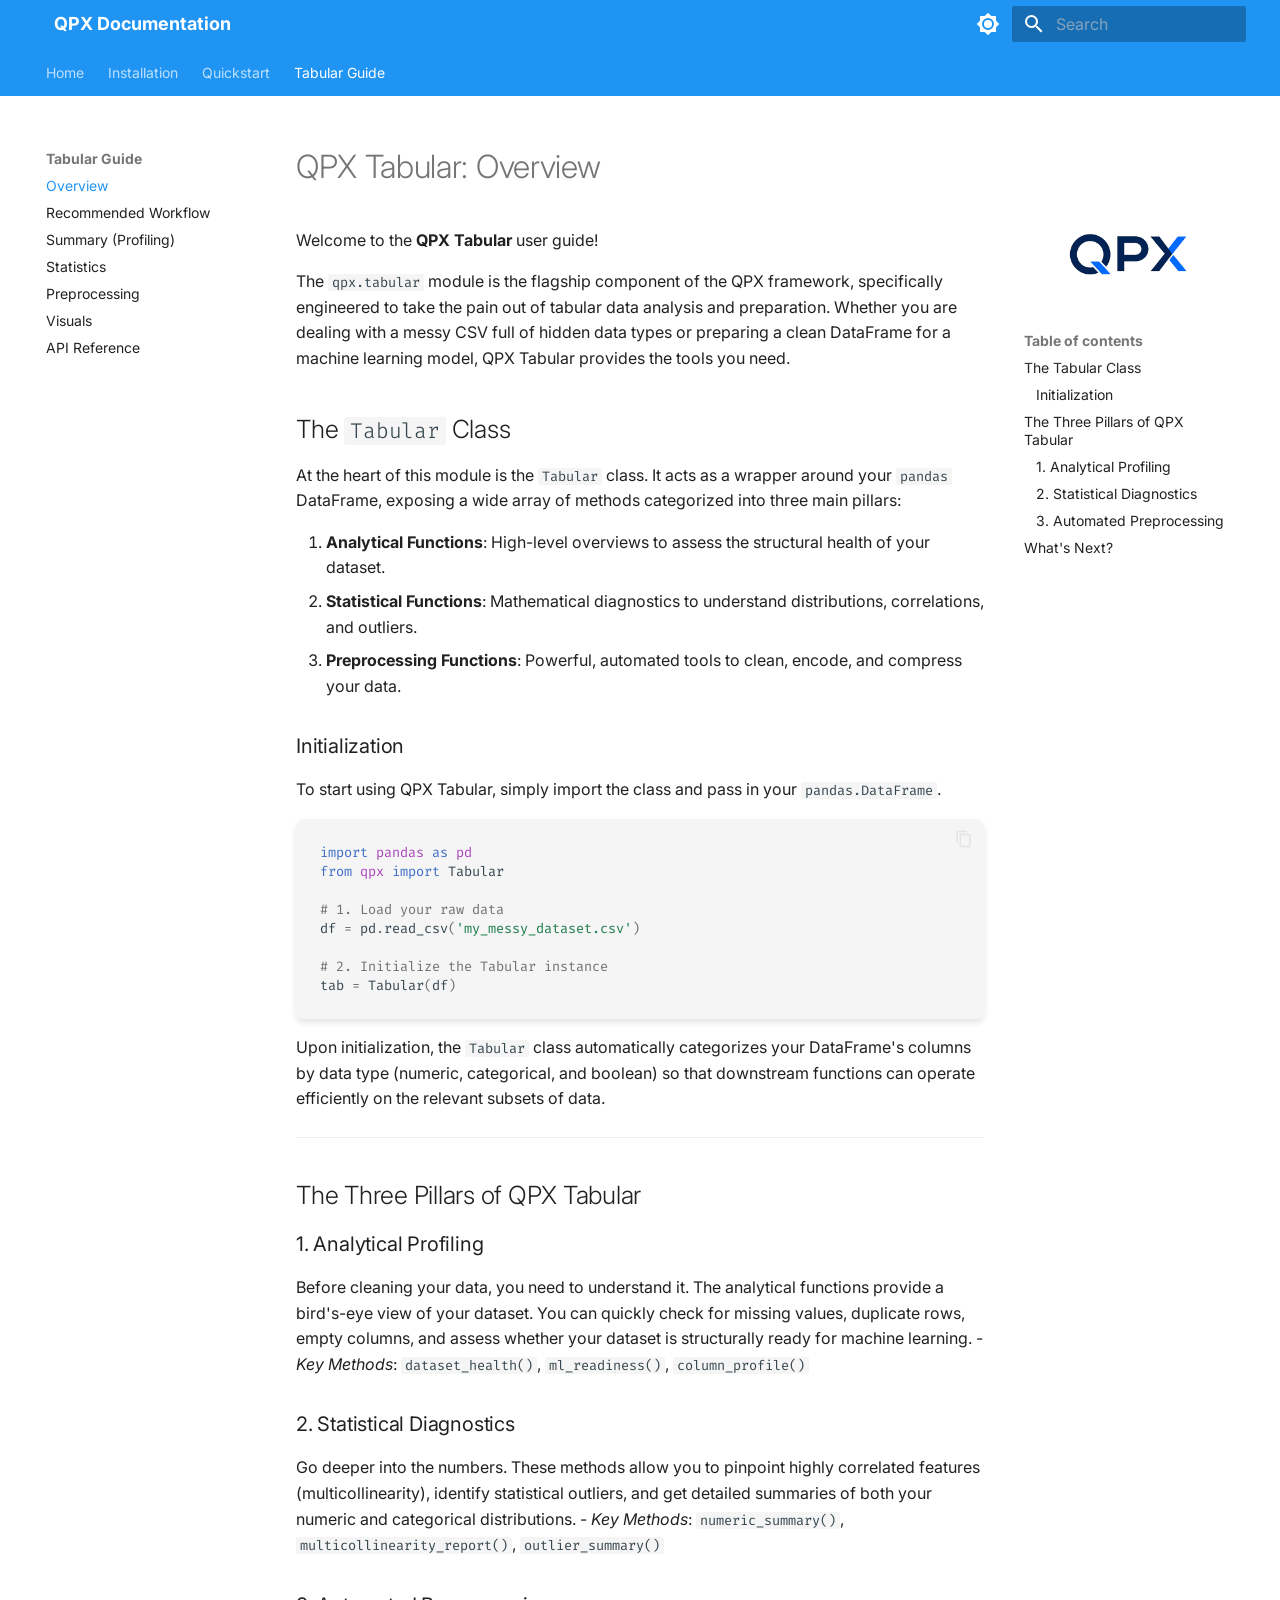
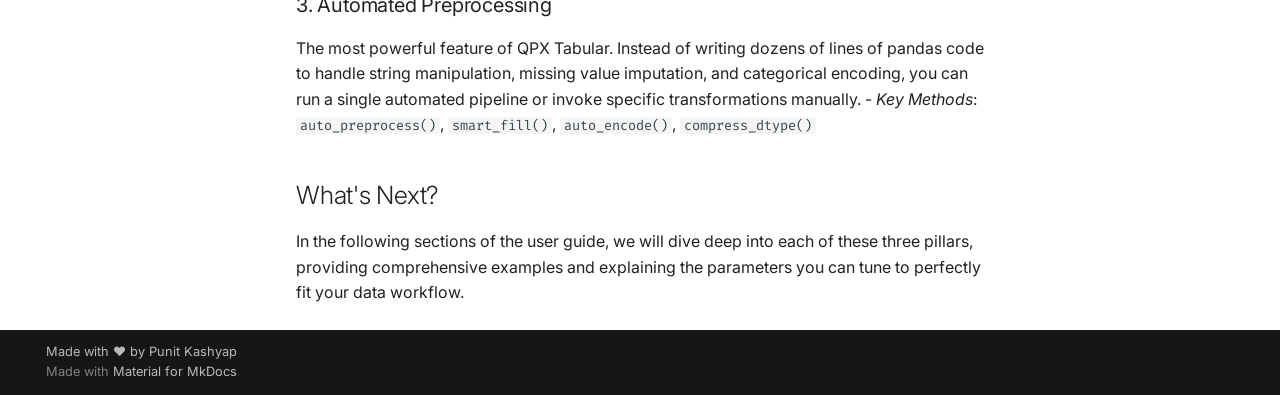
<file: user_guide/tabular/overview/index.html>
<!doctype html>
<html lang="en" class="no-js">
  <head>
    
      <meta charset="utf-8">
      <meta name="viewport" content="width=device-width,initial-scale=1">
      
        <meta name="description" content="Automated Data Processing Toolkit">
      
      
        <meta name="author" content="Punit Kashyap">
      
      
      
        <link rel="prev" href="../../../quickstart/">
      
      
        <link rel="next" href="../workflow/">
      
      
        
      
      
      <link rel="icon" href="../../../assets/qpx_logo.png">
      <meta name="generator" content="mkdocs-1.6.1, mkdocs-material-9.7.6">
    
    
      
        <title>Overview - QPX Documentation</title>
      
    
    
      <link rel="stylesheet" href="../../../assets/stylesheets/main.484c7ddc.min.css">
      
        
        <link rel="stylesheet" href="../../../assets/stylesheets/palette.ab4e12ef.min.css">
      
      


    
    
      
    
    
      
        
        
        <link rel="preconnect" href="https://fonts.gstatic.com" crossorigin>
        <link rel="stylesheet" href="https://fonts.googleapis.com/css?family=Inter:300,300i,400,400i,700,700i%7CFira+Code:400,400i,700,700i&display=fallback">
        <style>:root{--md-text-font:"Inter";--md-code-font:"Fira Code"}</style>
      
    
    
      <link rel="stylesheet" href="../../../stylesheets/extra.css">
    
    <script>__md_scope=new URL("../../..",location),__md_hash=e=>[...e].reduce(((e,_)=>(e<<5)-e+_.charCodeAt(0)),0),__md_get=(e,_=localStorage,t=__md_scope)=>JSON.parse(_.getItem(t.pathname+"."+e)),__md_set=(e,_,t=localStorage,a=__md_scope)=>{try{t.setItem(a.pathname+"."+e,JSON.stringify(_))}catch(e){}}</script>
    
      

    
    
  </head>
  
  
    
    
      
    
    
    
    
    <body dir="ltr" data-md-color-scheme="default" data-md-color-primary="blue" data-md-color-accent="light-blue">
  
    
    <input class="md-toggle" data-md-toggle="drawer" type="checkbox" id="__drawer" autocomplete="off">
    <input class="md-toggle" data-md-toggle="search" type="checkbox" id="__search" autocomplete="off">
    <label class="md-overlay" for="__drawer"></label>
    <div data-md-component="skip">
      
        
        <a href="#qpx-tabular-overview" class="md-skip">
          Skip to content
        </a>
      
    </div>
    <div data-md-component="announce">
      
    </div>
    
    
      

<header class="md-header" data-md-component="header">
  <nav class="md-header__inner md-grid" aria-label="Header">
    <a href="../../.." title="QPX Documentation" class="md-header__button md-logo" aria-label="QPX Documentation" data-md-component="logo">
      
  <img src="../../../assets/qpx_logo.png" alt="logo">

    </a>
    <label class="md-header__button md-icon" for="__drawer">
      
      <svg xmlns="http://www.w3.org/2000/svg" viewBox="0 0 24 24"><path d="M3 6h18v2H3zm0 5h18v2H3zm0 5h18v2H3z"/></svg>
    </label>
    <div class="md-header__title" data-md-component="header-title">
      <div class="md-header__ellipsis">
        <div class="md-header__topic">
          <span class="md-ellipsis">
            QPX Documentation
          </span>
        </div>
        <div class="md-header__topic" data-md-component="header-topic">
          <span class="md-ellipsis">
            
              Overview
            
          </span>
        </div>
      </div>
    </div>
    
      
        <form class="md-header__option" data-md-component="palette">
  
    
    
    
    <input class="md-option" data-md-color-media="(prefers-color-scheme: light)" data-md-color-scheme="default" data-md-color-primary="blue" data-md-color-accent="light-blue"  aria-label="Switch to dark mode"  type="radio" name="__palette" id="__palette_0">
    
      <label class="md-header__button md-icon" title="Switch to dark mode" for="__palette_1" hidden>
        <svg xmlns="http://www.w3.org/2000/svg" viewBox="0 0 24 24"><path d="M12 8a4 4 0 0 0-4 4 4 4 0 0 0 4 4 4 4 0 0 0 4-4 4 4 0 0 0-4-4m0 10a6 6 0 0 1-6-6 6 6 0 0 1 6-6 6 6 0 0 1 6 6 6 6 0 0 1-6 6m8-9.31V4h-4.69L12 .69 8.69 4H4v4.69L.69 12 4 15.31V20h4.69L12 23.31 15.31 20H20v-4.69L23.31 12z"/></svg>
      </label>
    
  
    
    
    
    <input class="md-option" data-md-color-media="(prefers-color-scheme: dark)" data-md-color-scheme="slate" data-md-color-primary="blue" data-md-color-accent="light-blue"  aria-label="Switch to light mode"  type="radio" name="__palette" id="__palette_1">
    
      <label class="md-header__button md-icon" title="Switch to light mode" for="__palette_0" hidden>
        <svg xmlns="http://www.w3.org/2000/svg" viewBox="0 0 24 24"><path d="M12 18c-.89 0-1.74-.2-2.5-.55C11.56 16.5 13 14.42 13 12s-1.44-4.5-3.5-5.45C10.26 6.2 11.11 6 12 6a6 6 0 0 1 6 6 6 6 0 0 1-6 6m8-9.31V4h-4.69L12 .69 8.69 4H4v4.69L.69 12 4 15.31V20h4.69L12 23.31 15.31 20H20v-4.69L23.31 12z"/></svg>
      </label>
    
  
</form>
      
    
    
      <script>var palette=__md_get("__palette");if(palette&&palette.color){if("(prefers-color-scheme)"===palette.color.media){var media=matchMedia("(prefers-color-scheme: light)"),input=document.querySelector(media.matches?"[data-md-color-media='(prefers-color-scheme: light)']":"[data-md-color-media='(prefers-color-scheme: dark)']");palette.color.media=input.getAttribute("data-md-color-media"),palette.color.scheme=input.getAttribute("data-md-color-scheme"),palette.color.primary=input.getAttribute("data-md-color-primary"),palette.color.accent=input.getAttribute("data-md-color-accent")}for(var[key,value]of Object.entries(palette.color))document.body.setAttribute("data-md-color-"+key,value)}</script>
    
    
    
      
      
        <label class="md-header__button md-icon" for="__search">
          
          <svg xmlns="http://www.w3.org/2000/svg" viewBox="0 0 24 24"><path d="M9.5 3A6.5 6.5 0 0 1 16 9.5c0 1.61-.59 3.09-1.56 4.23l.27.27h.79l5 5-1.5 1.5-5-5v-.79l-.27-.27A6.52 6.52 0 0 1 9.5 16 6.5 6.5 0 0 1 3 9.5 6.5 6.5 0 0 1 9.5 3m0 2C7 5 5 7 5 9.5S7 14 9.5 14 14 12 14 9.5 12 5 9.5 5"/></svg>
        </label>
        <div class="md-search" data-md-component="search" role="dialog">
  <label class="md-search__overlay" for="__search"></label>
  <div class="md-search__inner" role="search">
    <form class="md-search__form" name="search">
      <input type="text" class="md-search__input" name="query" aria-label="Search" placeholder="Search" autocapitalize="off" autocorrect="off" autocomplete="off" spellcheck="false" data-md-component="search-query" required>
      <label class="md-search__icon md-icon" for="__search">
        
        <svg xmlns="http://www.w3.org/2000/svg" viewBox="0 0 24 24"><path d="M9.5 3A6.5 6.5 0 0 1 16 9.5c0 1.61-.59 3.09-1.56 4.23l.27.27h.79l5 5-1.5 1.5-5-5v-.79l-.27-.27A6.52 6.52 0 0 1 9.5 16 6.5 6.5 0 0 1 3 9.5 6.5 6.5 0 0 1 9.5 3m0 2C7 5 5 7 5 9.5S7 14 9.5 14 14 12 14 9.5 12 5 9.5 5"/></svg>
        
        <svg xmlns="http://www.w3.org/2000/svg" viewBox="0 0 24 24"><path d="M20 11v2H8l5.5 5.5-1.42 1.42L4.16 12l7.92-7.92L13.5 5.5 8 11z"/></svg>
      </label>
      <nav class="md-search__options" aria-label="Search">
        
          <a href="javascript:void(0)" class="md-search__icon md-icon" title="Share" aria-label="Share" data-clipboard data-clipboard-text="" data-md-component="search-share" tabindex="-1">
            
            <svg xmlns="http://www.w3.org/2000/svg" viewBox="0 0 24 24"><path d="M18 16.08c-.76 0-1.44.3-1.96.77L8.91 12.7c.05-.23.09-.46.09-.7s-.04-.47-.09-.7l7.05-4.11c.54.5 1.25.81 2.04.81a3 3 0 0 0 3-3 3 3 0 0 0-3-3 3 3 0 0 0-3 3c0 .24.04.47.09.7L8.04 9.81C7.5 9.31 6.79 9 6 9a3 3 0 0 0-3 3 3 3 0 0 0 3 3c.79 0 1.5-.31 2.04-.81l7.12 4.15c-.05.21-.08.43-.08.66 0 1.61 1.31 2.91 2.92 2.91s2.92-1.3 2.92-2.91A2.92 2.92 0 0 0 18 16.08"/></svg>
          </a>
        
        <button type="reset" class="md-search__icon md-icon" title="Clear" aria-label="Clear" tabindex="-1">
          
          <svg xmlns="http://www.w3.org/2000/svg" viewBox="0 0 24 24"><path d="M19 6.41 17.59 5 12 10.59 6.41 5 5 6.41 10.59 12 5 17.59 6.41 19 12 13.41 17.59 19 19 17.59 13.41 12z"/></svg>
        </button>
      </nav>
      
        <div class="md-search__suggest" data-md-component="search-suggest"></div>
      
    </form>
    <div class="md-search__output">
      <div class="md-search__scrollwrap" tabindex="0" data-md-scrollfix>
        <div class="md-search-result" data-md-component="search-result">
          <div class="md-search-result__meta">
            Initializing search
          </div>
          <ol class="md-search-result__list" role="presentation"></ol>
        </div>
      </div>
    </div>
  </div>
</div>
      
    
    
  </nav>
  
</header>
    
    <div class="md-container" data-md-component="container">
      
      
        
          
            
<nav class="md-tabs" aria-label="Tabs" data-md-component="tabs">
  <div class="md-grid">
    <ul class="md-tabs__list">
      
        
  
  
  
  
    <li class="md-tabs__item">
      <a href="../../.." class="md-tabs__link">
        
  
  
    
  
  Home

      </a>
    </li>
  

      
        
  
  
  
  
    <li class="md-tabs__item">
      <a href="../../../installation/" class="md-tabs__link">
        
  
  
    
  
  Installation

      </a>
    </li>
  

      
        
  
  
  
  
    <li class="md-tabs__item">
      <a href="../../../quickstart/" class="md-tabs__link">
        
  
  
    
  
  Quickstart

      </a>
    </li>
  

      
        
  
  
  
    
  
  
    
    
      <li class="md-tabs__item md-tabs__item--active">
        <a href="./" class="md-tabs__link">
          
  
  
  Tabular Guide

        </a>
      </li>
    
  

      
    </ul>
  </div>
</nav>
          
        
      
      <main class="md-main" data-md-component="main">
        <div class="md-main__inner md-grid">
          
  
    
    <div class="md-sidebar md-sidebar--primary" data-md-component="sidebar" data-md-type="navigation" >
      <div class="md-sidebar__scrollwrap">
        <div class="md-sidebar__inner">
          


  


<nav class="md-nav md-nav--primary md-nav--lifted" aria-label="Navigation" data-md-level="0">
  <label class="md-nav__title" for="__drawer">
    <a href="../../.." title="QPX Documentation" class="md-nav__button md-logo" aria-label="QPX Documentation" data-md-component="logo">
      
  <img src="../../../assets/qpx_logo.png" alt="logo">

    </a>
    QPX Documentation
  </label>
  
  <ul class="md-nav__list" data-md-scrollfix>
    
      
      
  
  
  
  
    <li class="md-nav__item">
      <a href="../../.." class="md-nav__link">
        
  
  
  <span class="md-ellipsis">
    
  
    Home
  

    
  </span>
  
  

      </a>
    </li>
  

    
      
      
  
  
  
  
    <li class="md-nav__item">
      <a href="../../../installation/" class="md-nav__link">
        
  
  
  <span class="md-ellipsis">
    
  
    Installation
  

    
  </span>
  
  

      </a>
    </li>
  

    
      
      
  
  
  
  
    <li class="md-nav__item">
      <a href="../../../quickstart/" class="md-nav__link">
        
  
  
  <span class="md-ellipsis">
    
  
    Quickstart
  

    
  </span>
  
  

      </a>
    </li>
  

    
      
      
  
  
    
  
  
  
    
    
    
    
      
        
        
      
      
        
      
    
    
    <li class="md-nav__item md-nav__item--active md-nav__item--section md-nav__item--nested">
      
        
        
        <input class="md-nav__toggle md-toggle " type="checkbox" id="__nav_4" checked>
        
          
          <label class="md-nav__link" for="__nav_4" id="__nav_4_label" tabindex="">
            
  
  
  <span class="md-ellipsis">
    
  
    Tabular Guide
  

    
  </span>
  
  

            <span class="md-nav__icon md-icon"></span>
          </label>
        
        <nav class="md-nav" data-md-level="1" aria-labelledby="__nav_4_label" aria-expanded="true">
          <label class="md-nav__title" for="__nav_4">
            <span class="md-nav__icon md-icon"></span>
            
  
    Tabular Guide
  

          </label>
          <ul class="md-nav__list" data-md-scrollfix>
            
              
                
  
  
    
  
  
  
    <li class="md-nav__item md-nav__item--active">
      
      <input class="md-nav__toggle md-toggle" type="checkbox" id="__toc">
      
      
        
      
      
        <label class="md-nav__link md-nav__link--active" for="__toc">
          
  
  
  <span class="md-ellipsis">
    
  
    Overview
  

    
  </span>
  
  

          <span class="md-nav__icon md-icon"></span>
        </label>
      
      <a href="./" class="md-nav__link md-nav__link--active">
        
  
  
  <span class="md-ellipsis">
    
  
    Overview
  

    
  </span>
  
  

      </a>
      
        

<nav class="md-nav md-nav--secondary" aria-label="Table of contents">
  
  
  
    
  
  
    <label class="md-nav__title" for="__toc">
      <span class="md-nav__icon md-icon"></span>
      Table of contents
    </label>
    <ul class="md-nav__list" data-md-component="toc" data-md-scrollfix>
      
        <li class="md-nav__item">
  <a href="#the-tabular-class" class="md-nav__link">
    <span class="md-ellipsis">
      
        The Tabular Class
      
    </span>
  </a>
  
    <nav class="md-nav" aria-label="The Tabular Class">
      <ul class="md-nav__list">
        
          <li class="md-nav__item">
  <a href="#initialization" class="md-nav__link">
    <span class="md-ellipsis">
      
        Initialization
      
    </span>
  </a>
  
</li>
        
      </ul>
    </nav>
  
</li>
      
        <li class="md-nav__item">
  <a href="#the-three-pillars-of-qpx-tabular" class="md-nav__link">
    <span class="md-ellipsis">
      
        The Three Pillars of QPX Tabular
      
    </span>
  </a>
  
    <nav class="md-nav" aria-label="The Three Pillars of QPX Tabular">
      <ul class="md-nav__list">
        
          <li class="md-nav__item">
  <a href="#1-analytical-profiling" class="md-nav__link">
    <span class="md-ellipsis">
      
        1. Analytical Profiling
      
    </span>
  </a>
  
</li>
        
          <li class="md-nav__item">
  <a href="#2-statistical-diagnostics" class="md-nav__link">
    <span class="md-ellipsis">
      
        2. Statistical Diagnostics
      
    </span>
  </a>
  
</li>
        
          <li class="md-nav__item">
  <a href="#3-automated-preprocessing" class="md-nav__link">
    <span class="md-ellipsis">
      
        3. Automated Preprocessing
      
    </span>
  </a>
  
</li>
        
      </ul>
    </nav>
  
</li>
      
        <li class="md-nav__item">
  <a href="#whats-next" class="md-nav__link">
    <span class="md-ellipsis">
      
        What's Next?
      
    </span>
  </a>
  
</li>
      
    </ul>
  
</nav>
      
    </li>
  

              
            
              
                
  
  
  
  
    <li class="md-nav__item">
      <a href="../workflow/" class="md-nav__link">
        
  
  
  <span class="md-ellipsis">
    
  
    Recommended Workflow
  

    
  </span>
  
  

      </a>
    </li>
  

              
            
              
                
  
  
  
  
    <li class="md-nav__item">
      <a href="../summary/" class="md-nav__link">
        
  
  
  <span class="md-ellipsis">
    
  
    Summary (Profiling)
  

    
  </span>
  
  

      </a>
    </li>
  

              
            
              
                
  
  
  
  
    <li class="md-nav__item">
      <a href="../statistics/" class="md-nav__link">
        
  
  
  <span class="md-ellipsis">
    
  
    Statistics
  

    
  </span>
  
  

      </a>
    </li>
  

              
            
              
                
  
  
  
  
    <li class="md-nav__item">
      <a href="../preprocessing/" class="md-nav__link">
        
  
  
  <span class="md-ellipsis">
    
  
    Preprocessing
  

    
  </span>
  
  

      </a>
    </li>
  

              
            
              
                
  
  
  
  
    <li class="md-nav__item">
      <a href="../visuals/" class="md-nav__link">
        
  
  
  <span class="md-ellipsis">
    
  
    Visuals
  

    
  </span>
  
  

      </a>
    </li>
  

              
            
              
                
  
  
  
  
    <li class="md-nav__item">
      <a href="../api_reference/" class="md-nav__link">
        
  
  
  <span class="md-ellipsis">
    
  
    API Reference
  

    
  </span>
  
  

      </a>
    </li>
  

              
            
          </ul>
        </nav>
      
    </li>
  

    
  </ul>
</nav>
        </div>
      </div>
    </div>
  
  
    
    <div class="md-sidebar md-sidebar--secondary" data-md-component="sidebar" data-md-type="toc" >
      <div class="md-sidebar__scrollwrap">
        <div class="md-sidebar__inner">
          <!-- Inject logo directly into the secondary sidebar container -->
          <div style="text-align: center; padding: 1.5rem 1rem 0 1rem;">
            <a href="../../..">
              <img src="../../../assets/qpx_logo.png" alt="QPX Logo" style="max-width: 150px; height: auto;">
            </a>
          </div>
          

<nav class="md-nav md-nav--secondary" aria-label="Table of contents">
  
  
  
    
  
  
    <label class="md-nav__title" for="__toc">
      <span class="md-nav__icon md-icon"></span>
      Table of contents
    </label>
    <ul class="md-nav__list" data-md-component="toc" data-md-scrollfix>
      
        <li class="md-nav__item">
  <a href="#the-tabular-class" class="md-nav__link">
    <span class="md-ellipsis">
      
        The Tabular Class
      
    </span>
  </a>
  
    <nav class="md-nav" aria-label="The Tabular Class">
      <ul class="md-nav__list">
        
          <li class="md-nav__item">
  <a href="#initialization" class="md-nav__link">
    <span class="md-ellipsis">
      
        Initialization
      
    </span>
  </a>
  
</li>
        
      </ul>
    </nav>
  
</li>
      
        <li class="md-nav__item">
  <a href="#the-three-pillars-of-qpx-tabular" class="md-nav__link">
    <span class="md-ellipsis">
      
        The Three Pillars of QPX Tabular
      
    </span>
  </a>
  
    <nav class="md-nav" aria-label="The Three Pillars of QPX Tabular">
      <ul class="md-nav__list">
        
          <li class="md-nav__item">
  <a href="#1-analytical-profiling" class="md-nav__link">
    <span class="md-ellipsis">
      
        1. Analytical Profiling
      
    </span>
  </a>
  
</li>
        
          <li class="md-nav__item">
  <a href="#2-statistical-diagnostics" class="md-nav__link">
    <span class="md-ellipsis">
      
        2. Statistical Diagnostics
      
    </span>
  </a>
  
</li>
        
          <li class="md-nav__item">
  <a href="#3-automated-preprocessing" class="md-nav__link">
    <span class="md-ellipsis">
      
        3. Automated Preprocessing
      
    </span>
  </a>
  
</li>
        
      </ul>
    </nav>
  
</li>
      
        <li class="md-nav__item">
  <a href="#whats-next" class="md-nav__link">
    <span class="md-ellipsis">
      
        What's Next?
      
    </span>
  </a>
  
</li>
      
    </ul>
  
</nav>
        </div>
      </div>
    </div>
  

          
            <div class="md-content" data-md-component="content">
              
              <article class="md-content__inner md-typeset">
                
                  



<h1 id="qpx-tabular-overview">QPX Tabular: Overview</h1>
<p>Welcome to the <strong>QPX Tabular</strong> user guide! </p>
<p>The <code>qpx.tabular</code> module is the flagship component of the QPX framework, specifically engineered to take the pain out of tabular data analysis and preparation. Whether you are dealing with a messy CSV full of hidden data types or preparing a clean DataFrame for a machine learning model, QPX Tabular provides the tools you need.</p>
<h2 id="the-tabular-class">The <code>Tabular</code> Class</h2>
<p>At the heart of this module is the <code>Tabular</code> class. It acts as a wrapper around your <code>pandas</code> DataFrame, exposing a wide array of methods categorized into three main pillars:</p>
<ol>
<li><strong>Analytical Functions</strong>: High-level overviews to assess the structural health of your dataset.</li>
<li><strong>Statistical Functions</strong>: Mathematical diagnostics to understand distributions, correlations, and outliers.</li>
<li><strong>Preprocessing Functions</strong>: Powerful, automated tools to clean, encode, and compress your data.</li>
</ol>
<h3 id="initialization">Initialization</h3>
<p>To start using QPX Tabular, simply import the class and pass in your <code>pandas.DataFrame</code>.</p>
<div class="language-python highlight"><pre><span></span><code><span id="__span-0-1"><a id="__codelineno-0-1" name="__codelineno-0-1" href="#__codelineno-0-1"></a><span class="kn">import</span><span class="w"> </span><span class="nn">pandas</span><span class="w"> </span><span class="k">as</span><span class="w"> </span><span class="nn">pd</span>
</span><span id="__span-0-2"><a id="__codelineno-0-2" name="__codelineno-0-2" href="#__codelineno-0-2"></a><span class="kn">from</span><span class="w"> </span><span class="nn">qpx</span><span class="w"> </span><span class="kn">import</span> <span class="n">Tabular</span>
</span><span id="__span-0-3"><a id="__codelineno-0-3" name="__codelineno-0-3" href="#__codelineno-0-3"></a>
</span><span id="__span-0-4"><a id="__codelineno-0-4" name="__codelineno-0-4" href="#__codelineno-0-4"></a><span class="c1"># 1. Load your raw data</span>
</span><span id="__span-0-5"><a id="__codelineno-0-5" name="__codelineno-0-5" href="#__codelineno-0-5"></a><span class="n">df</span> <span class="o">=</span> <span class="n">pd</span><span class="o">.</span><span class="n">read_csv</span><span class="p">(</span><span class="s1">&#39;my_messy_dataset.csv&#39;</span><span class="p">)</span>
</span><span id="__span-0-6"><a id="__codelineno-0-6" name="__codelineno-0-6" href="#__codelineno-0-6"></a>
</span><span id="__span-0-7"><a id="__codelineno-0-7" name="__codelineno-0-7" href="#__codelineno-0-7"></a><span class="c1"># 2. Initialize the Tabular instance</span>
</span><span id="__span-0-8"><a id="__codelineno-0-8" name="__codelineno-0-8" href="#__codelineno-0-8"></a><span class="n">tab</span> <span class="o">=</span> <span class="n">Tabular</span><span class="p">(</span><span class="n">df</span><span class="p">)</span>
</span></code></pre></div>
<p>Upon initialization, the <code>Tabular</code> class automatically categorizes your DataFrame's columns by data type (numeric, categorical, and boolean) so that downstream functions can operate efficiently on the relevant subsets of data.</p>
<hr />
<h2 id="the-three-pillars-of-qpx-tabular">The Three Pillars of QPX Tabular</h2>
<h3 id="1-analytical-profiling">1. Analytical Profiling</h3>
<p>Before cleaning your data, you need to understand it. The analytical functions provide a bird's-eye view of your dataset. You can quickly check for missing values, duplicate rows, empty columns, and assess whether your dataset is structurally ready for machine learning.
- <em>Key Methods</em>: <code>dataset_health()</code>, <code>ml_readiness()</code>, <code>column_profile()</code></p>
<h3 id="2-statistical-diagnostics">2. Statistical Diagnostics</h3>
<p>Go deeper into the numbers. These methods allow you to pinpoint highly correlated features (multicollinearity), identify statistical outliers, and get detailed summaries of both your numeric and categorical distributions.
- <em>Key Methods</em>: <code>numeric_summary()</code>, <code>multicollinearity_report()</code>, <code>outlier_summary()</code></p>
<h3 id="3-automated-preprocessing">3. Automated Preprocessing</h3>
<p>The most powerful feature of QPX Tabular. Instead of writing dozens of lines of pandas code to handle string manipulation, missing value imputation, and categorical encoding, you can run a single automated pipeline or invoke specific transformations manually.
- <em>Key Methods</em>: <code>auto_preprocess()</code>, <code>smart_fill()</code>, <code>auto_encode()</code>, <code>compress_dtype()</code></p>
<h2 id="whats-next">What's Next?</h2>
<p>In the following sections of the user guide, we will dive deep into each of these three pillars, providing comprehensive examples and explaining the parameters you can tune to perfectly fit your data workflow.</p>












                
              </article>
            </div>
          
          
<script>var target=document.getElementById(location.hash.slice(1));target&&target.name&&(target.checked=target.name.startsWith("__tabbed_"))</script>
        </div>
        
          <button type="button" class="md-top md-icon" data-md-component="top" hidden>
  
  <svg xmlns="http://www.w3.org/2000/svg" viewBox="0 0 24 24"><path d="M13 20h-2V8l-5.5 5.5-1.42-1.42L12 4.16l7.92 7.92-1.42 1.42L13 8z"/></svg>
  Back to top
</button>
        
      </main>
      
        <footer class="md-footer">
  
  <div class="md-footer-meta md-typeset">
    <div class="md-footer-meta__inner md-grid">
      <div class="md-copyright">
  
    <div class="md-copyright__highlight">
      Made with ❤️ by Punit Kashyap
    </div>
  
  
    Made with
    <a href="https://squidfunk.github.io/mkdocs-material/" target="_blank" rel="noopener">
      Material for MkDocs
    </a>
  
</div>
      
    </div>
  </div>
</footer>
      
    </div>
    <div class="md-dialog" data-md-component="dialog">
      <div class="md-dialog__inner md-typeset"></div>
    </div>
    
    
    
      
      
      <script id="__config" type="application/json">{"annotate": null, "base": "../../..", "features": ["navigation.tabs", "navigation.sections", "navigation.expand", "navigation.top", "navigation.tracking", "search.suggest", "search.highlight", "search.share", "content.code.copy", "content.code.annotate"], "search": "../../../assets/javascripts/workers/search.2c215733.min.js", "tags": null, "translations": {"clipboard.copied": "Copied to clipboard", "clipboard.copy": "Copy to clipboard", "search.result.more.one": "1 more on this page", "search.result.more.other": "# more on this page", "search.result.none": "No matching documents", "search.result.one": "1 matching document", "search.result.other": "# matching documents", "search.result.placeholder": "Type to start searching", "search.result.term.missing": "Missing", "select.version": "Select version"}, "version": null}</script>
    
    
      <script src="../../../assets/javascripts/bundle.79ae519e.min.js"></script>
      
    
  </body>
</html>
</file>
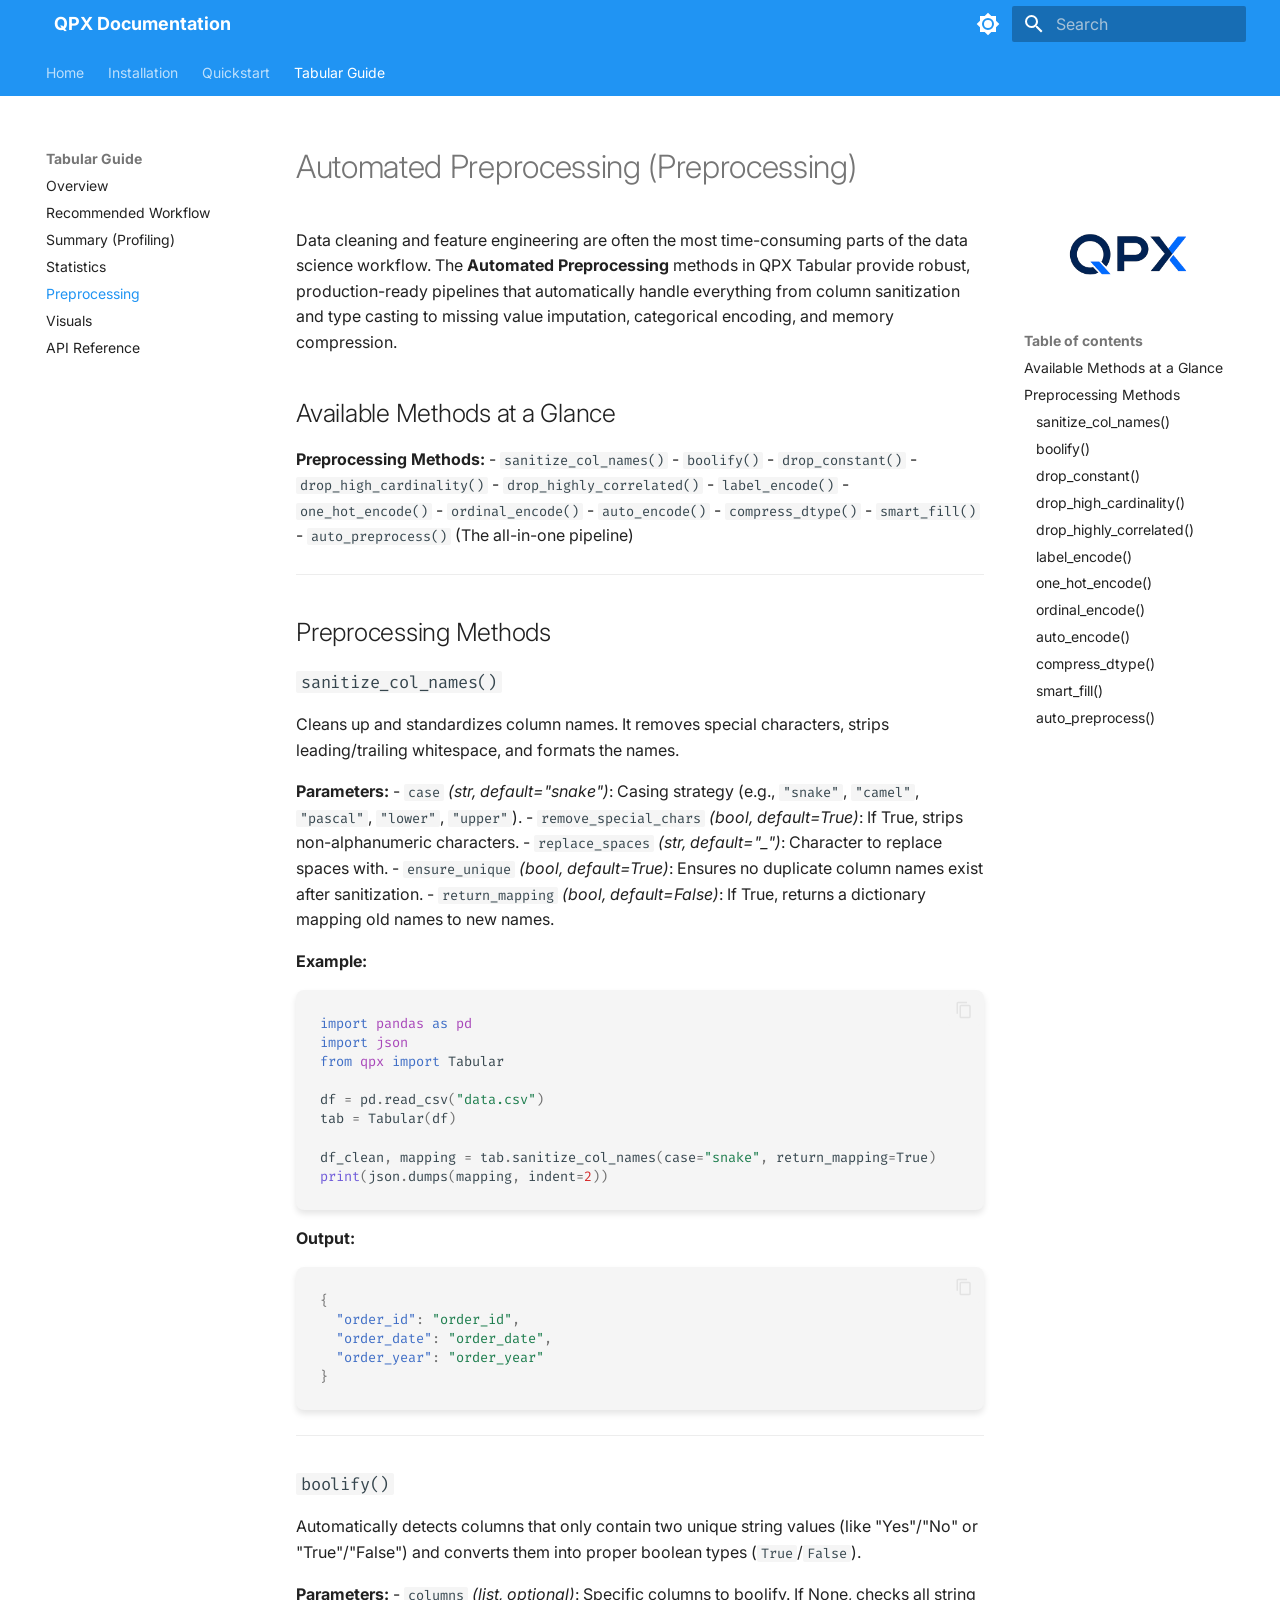
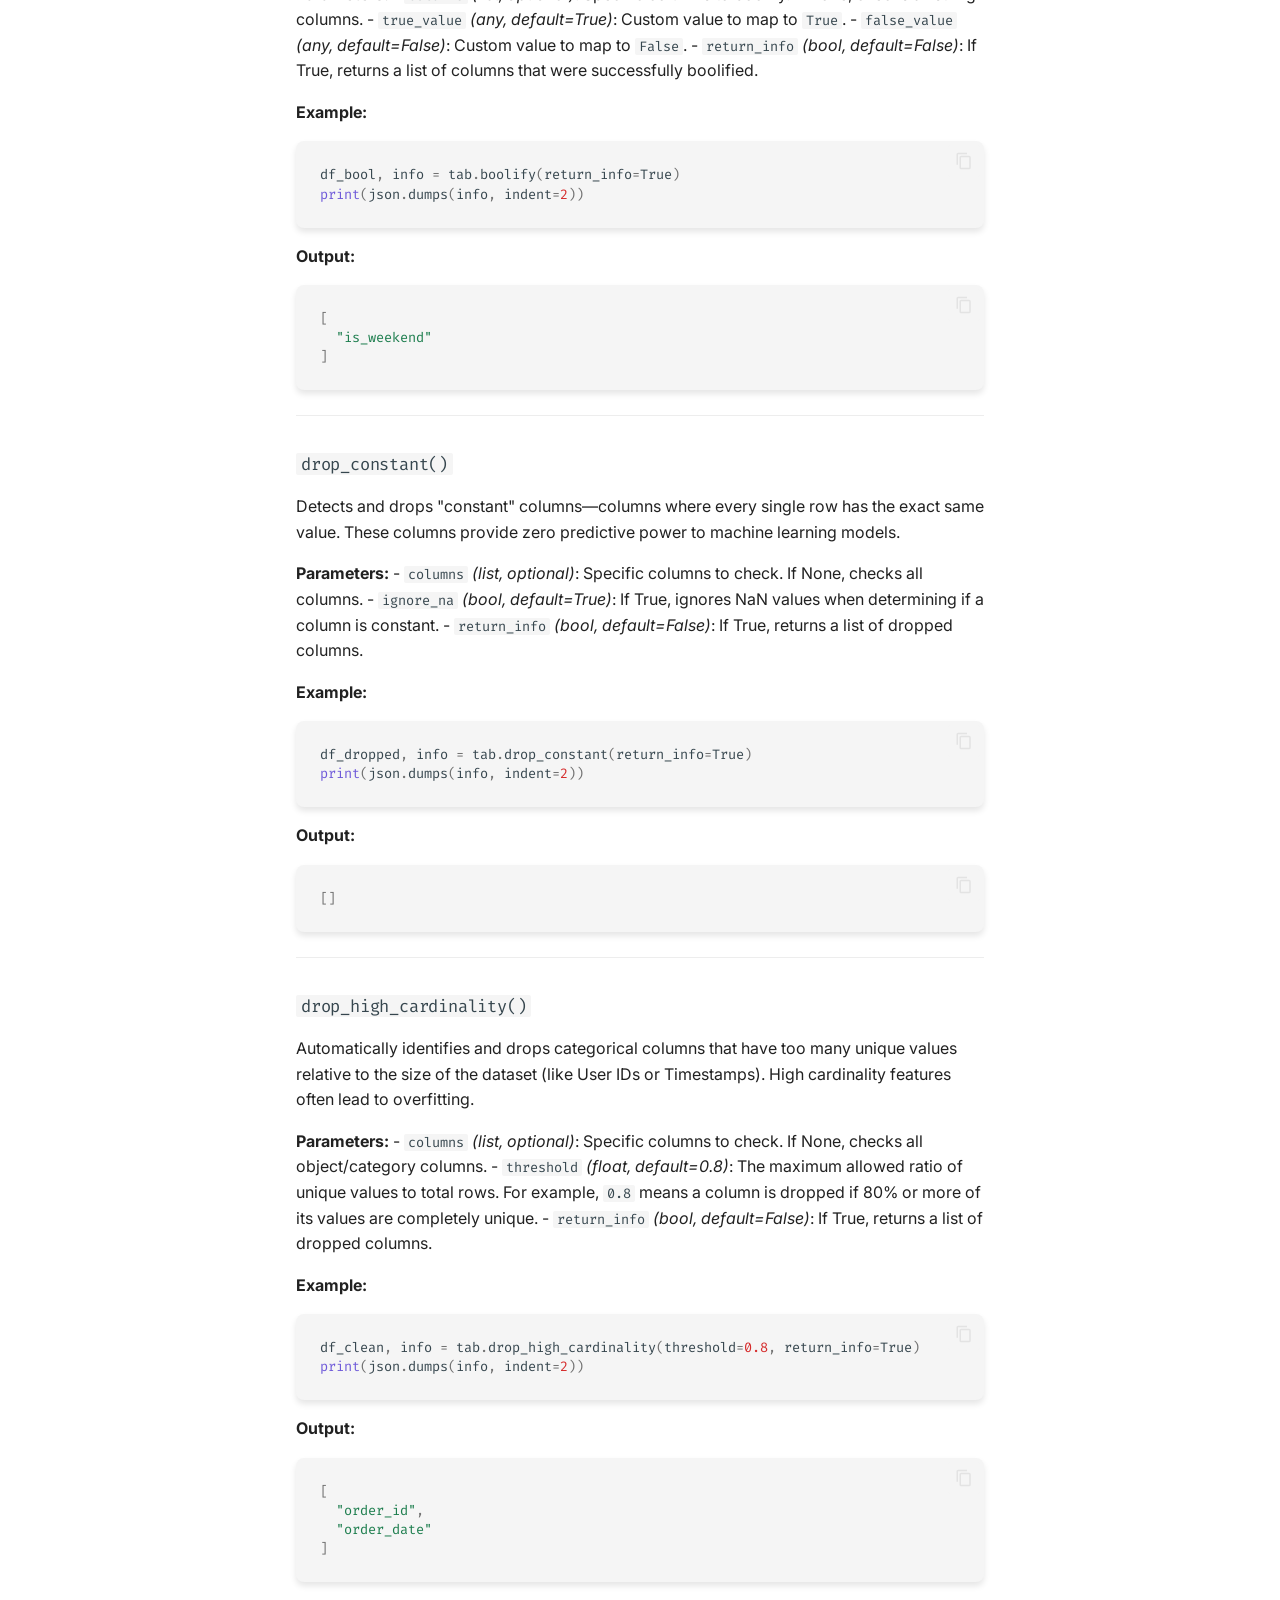
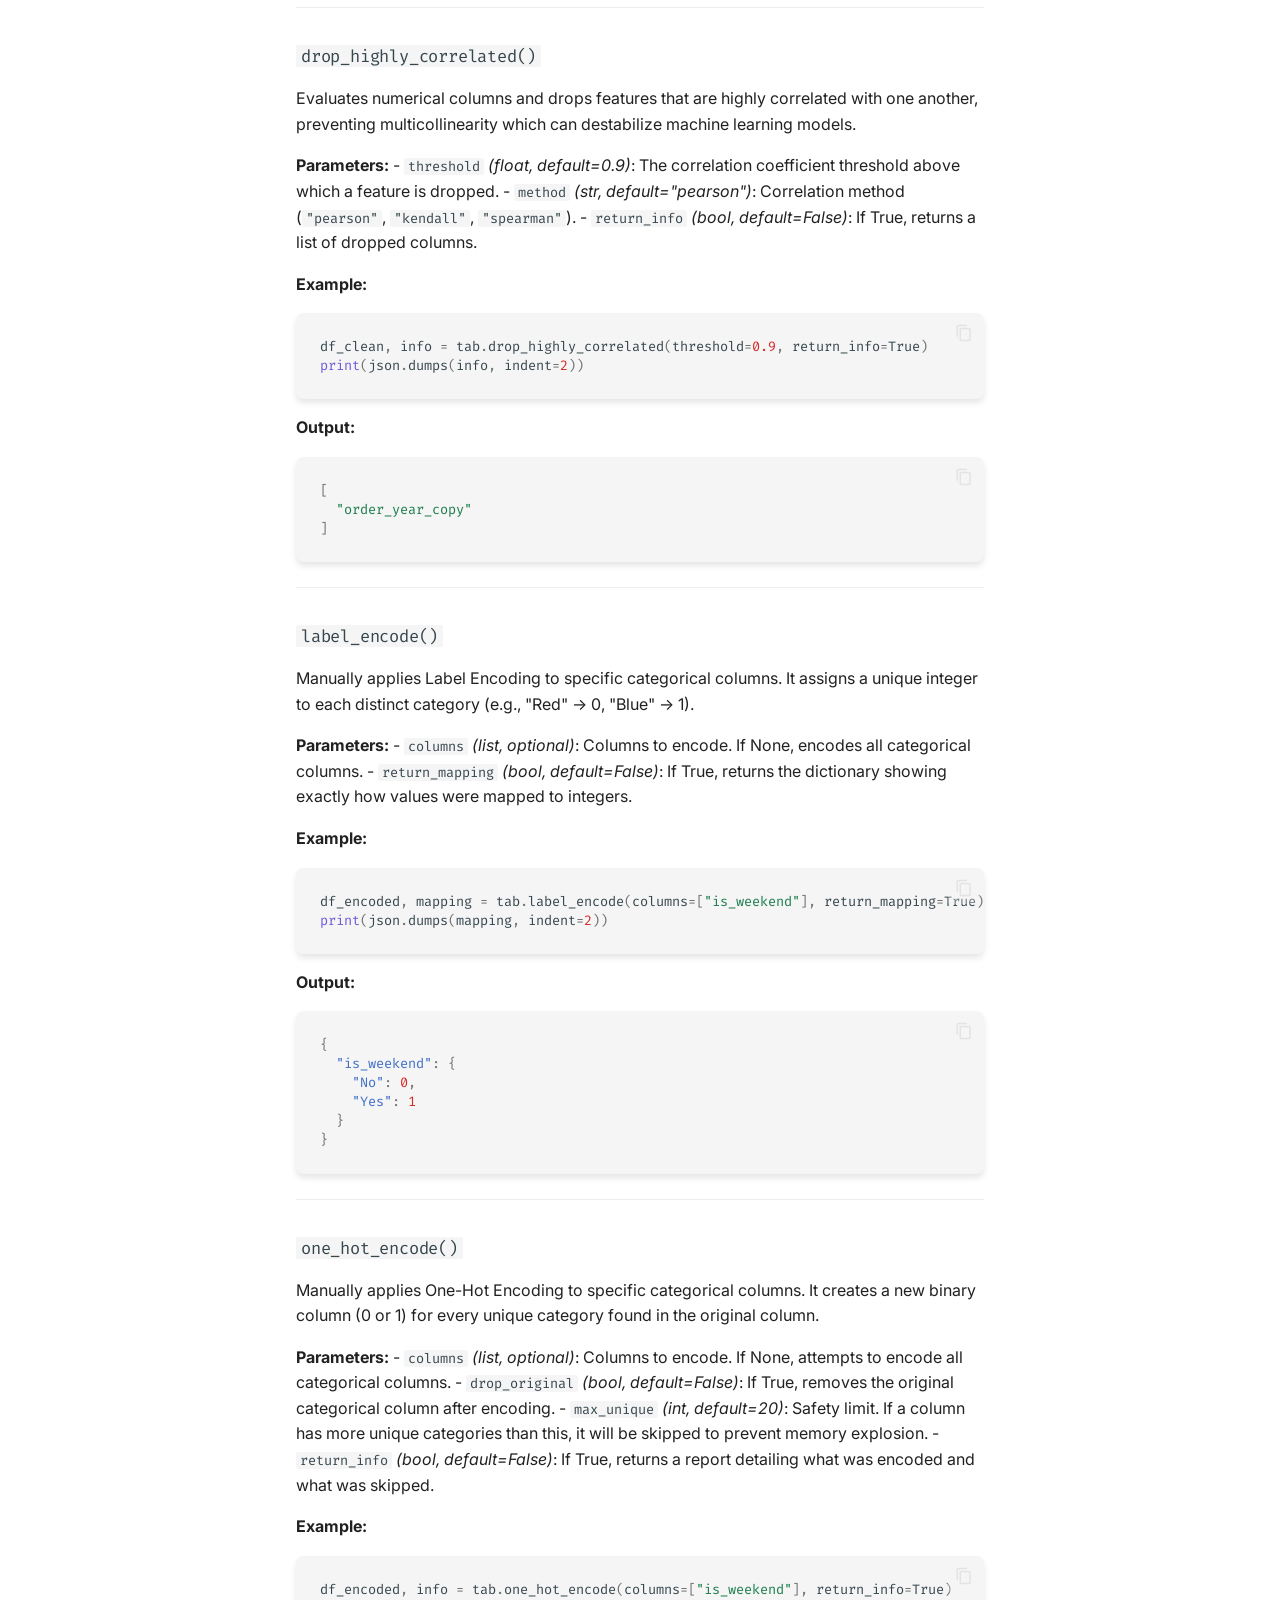
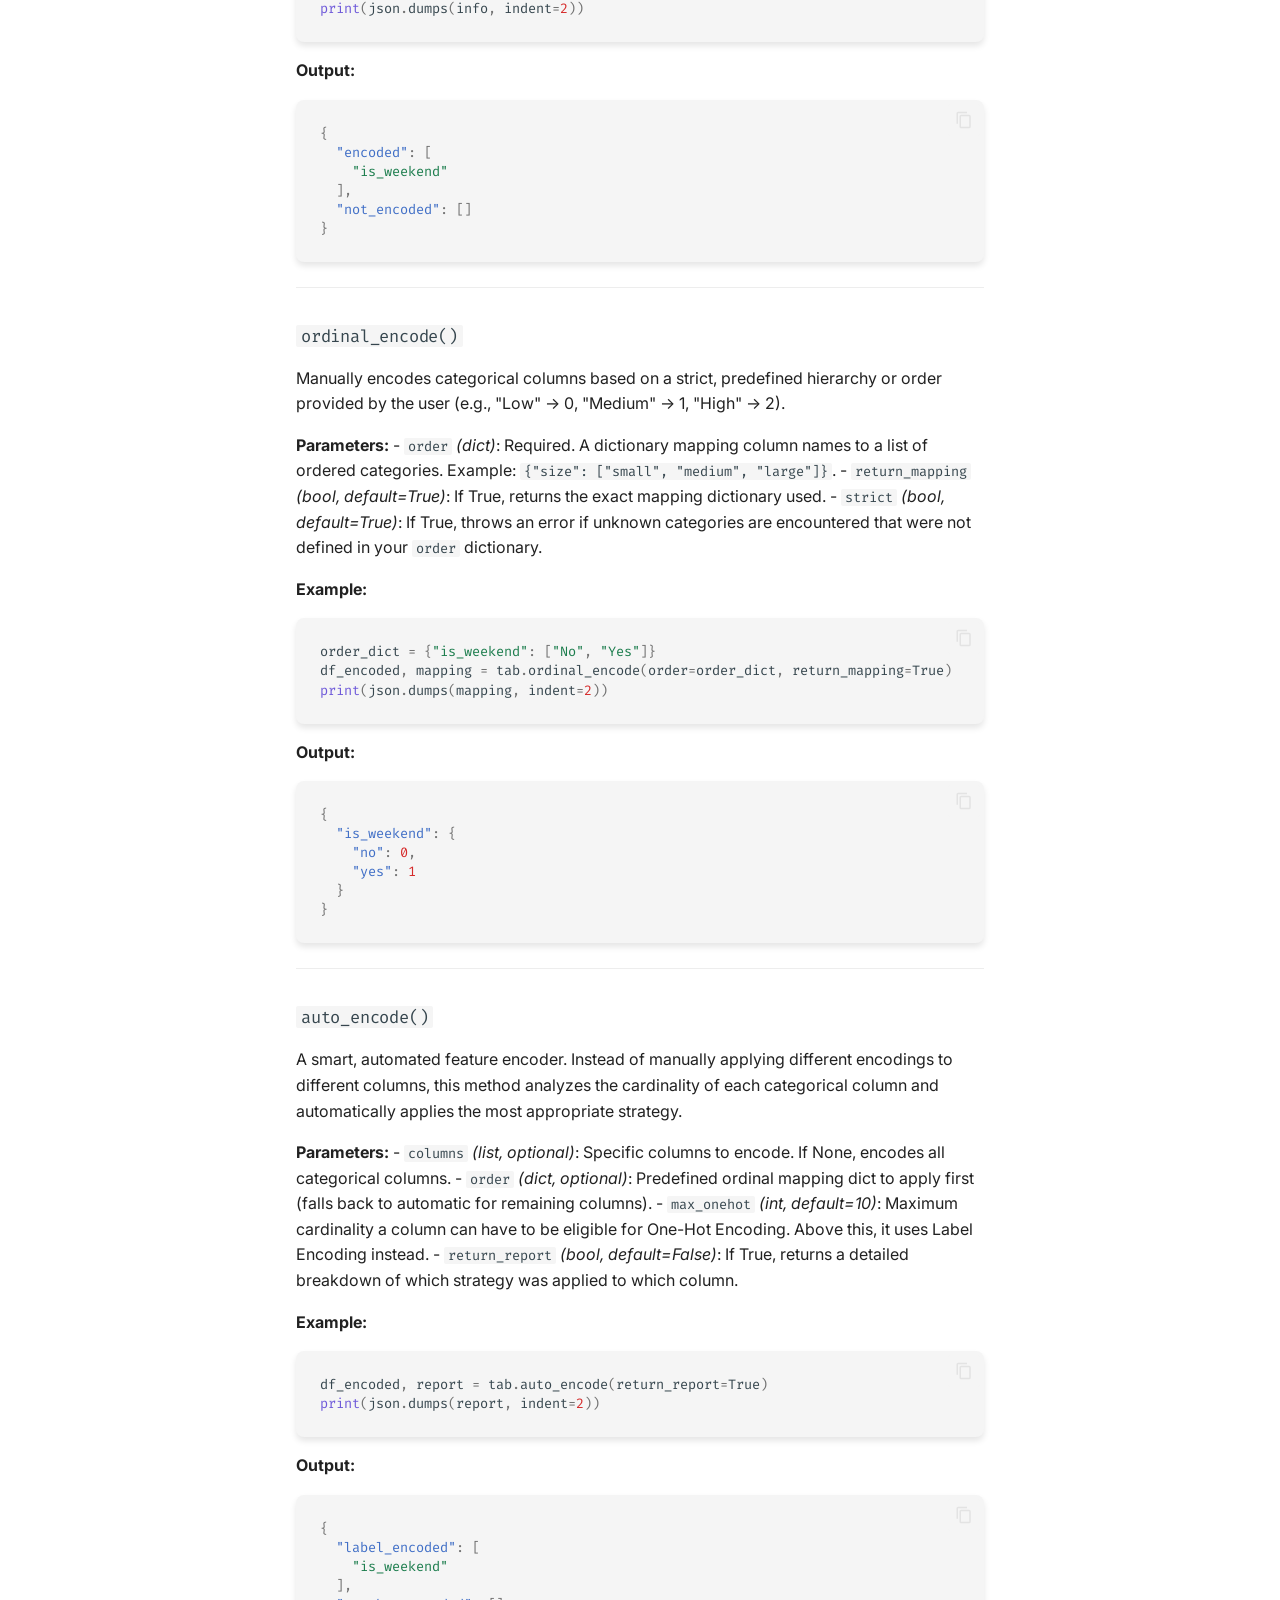
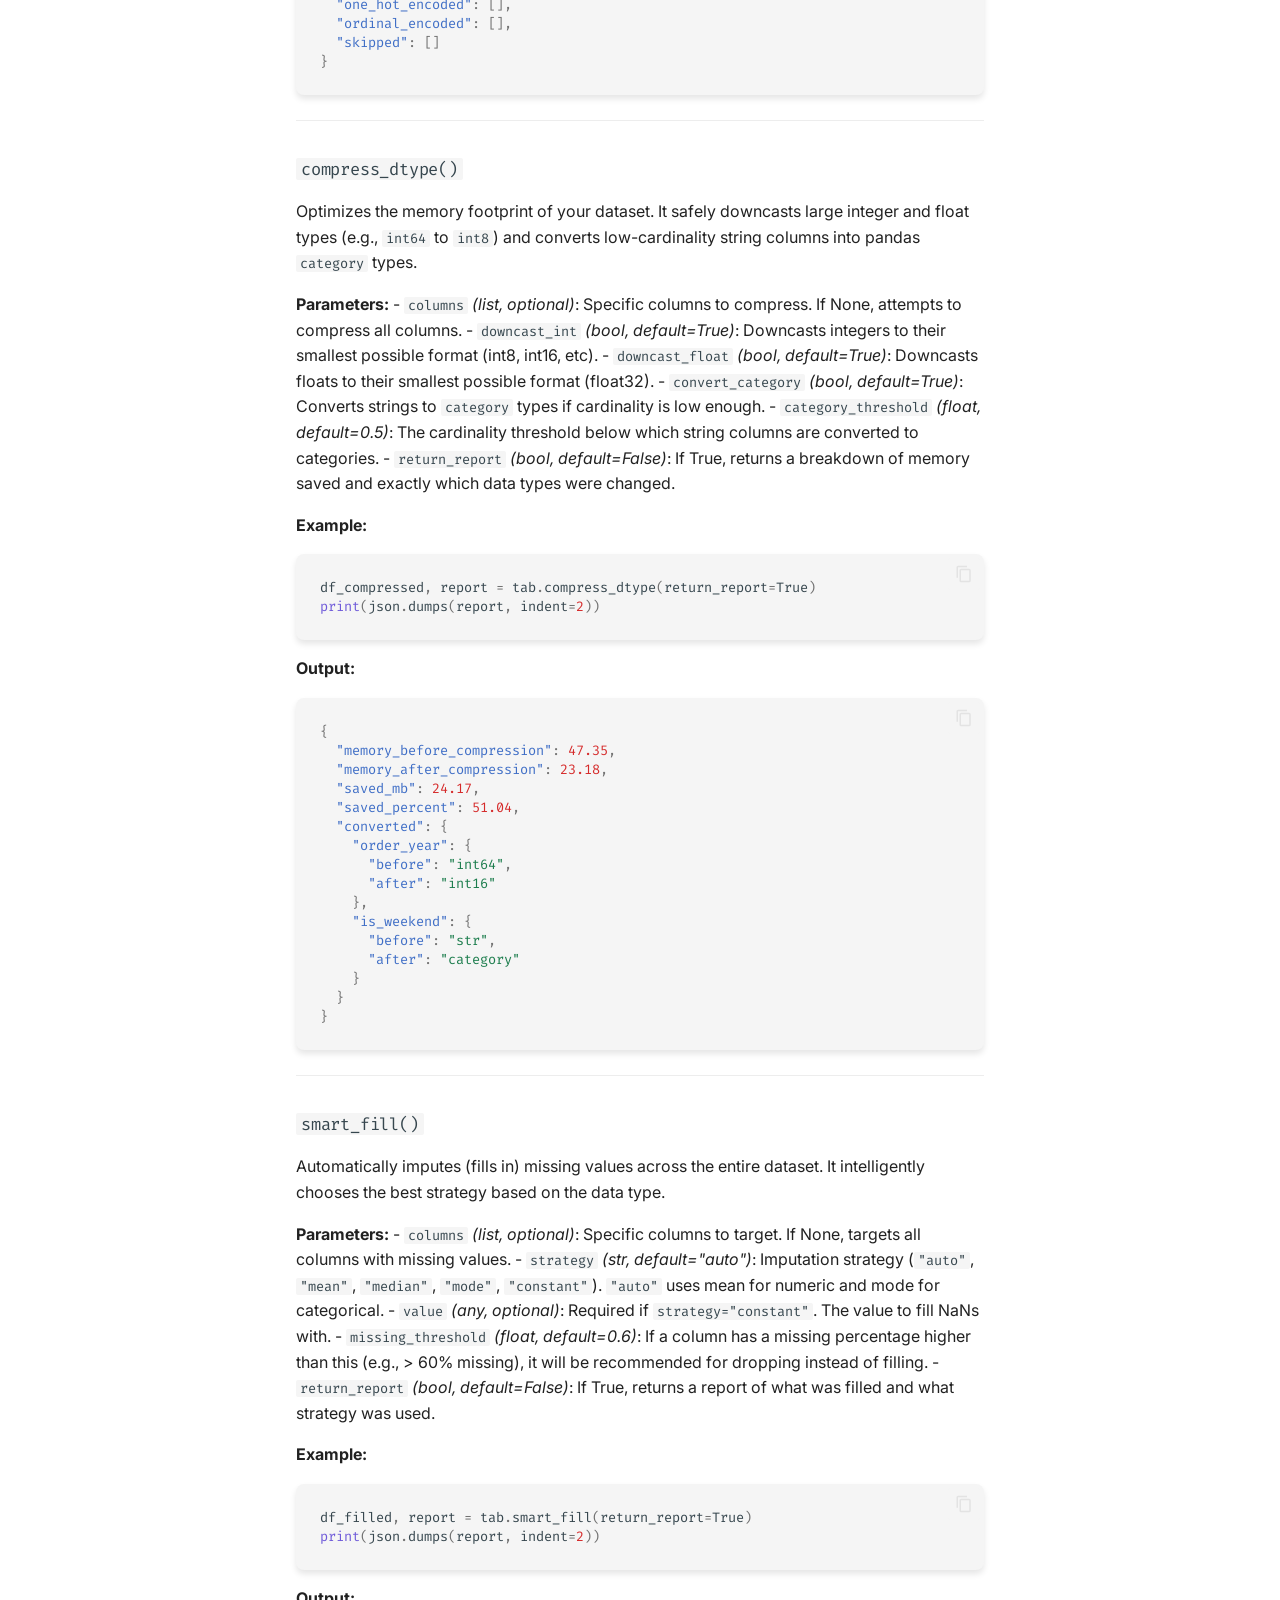
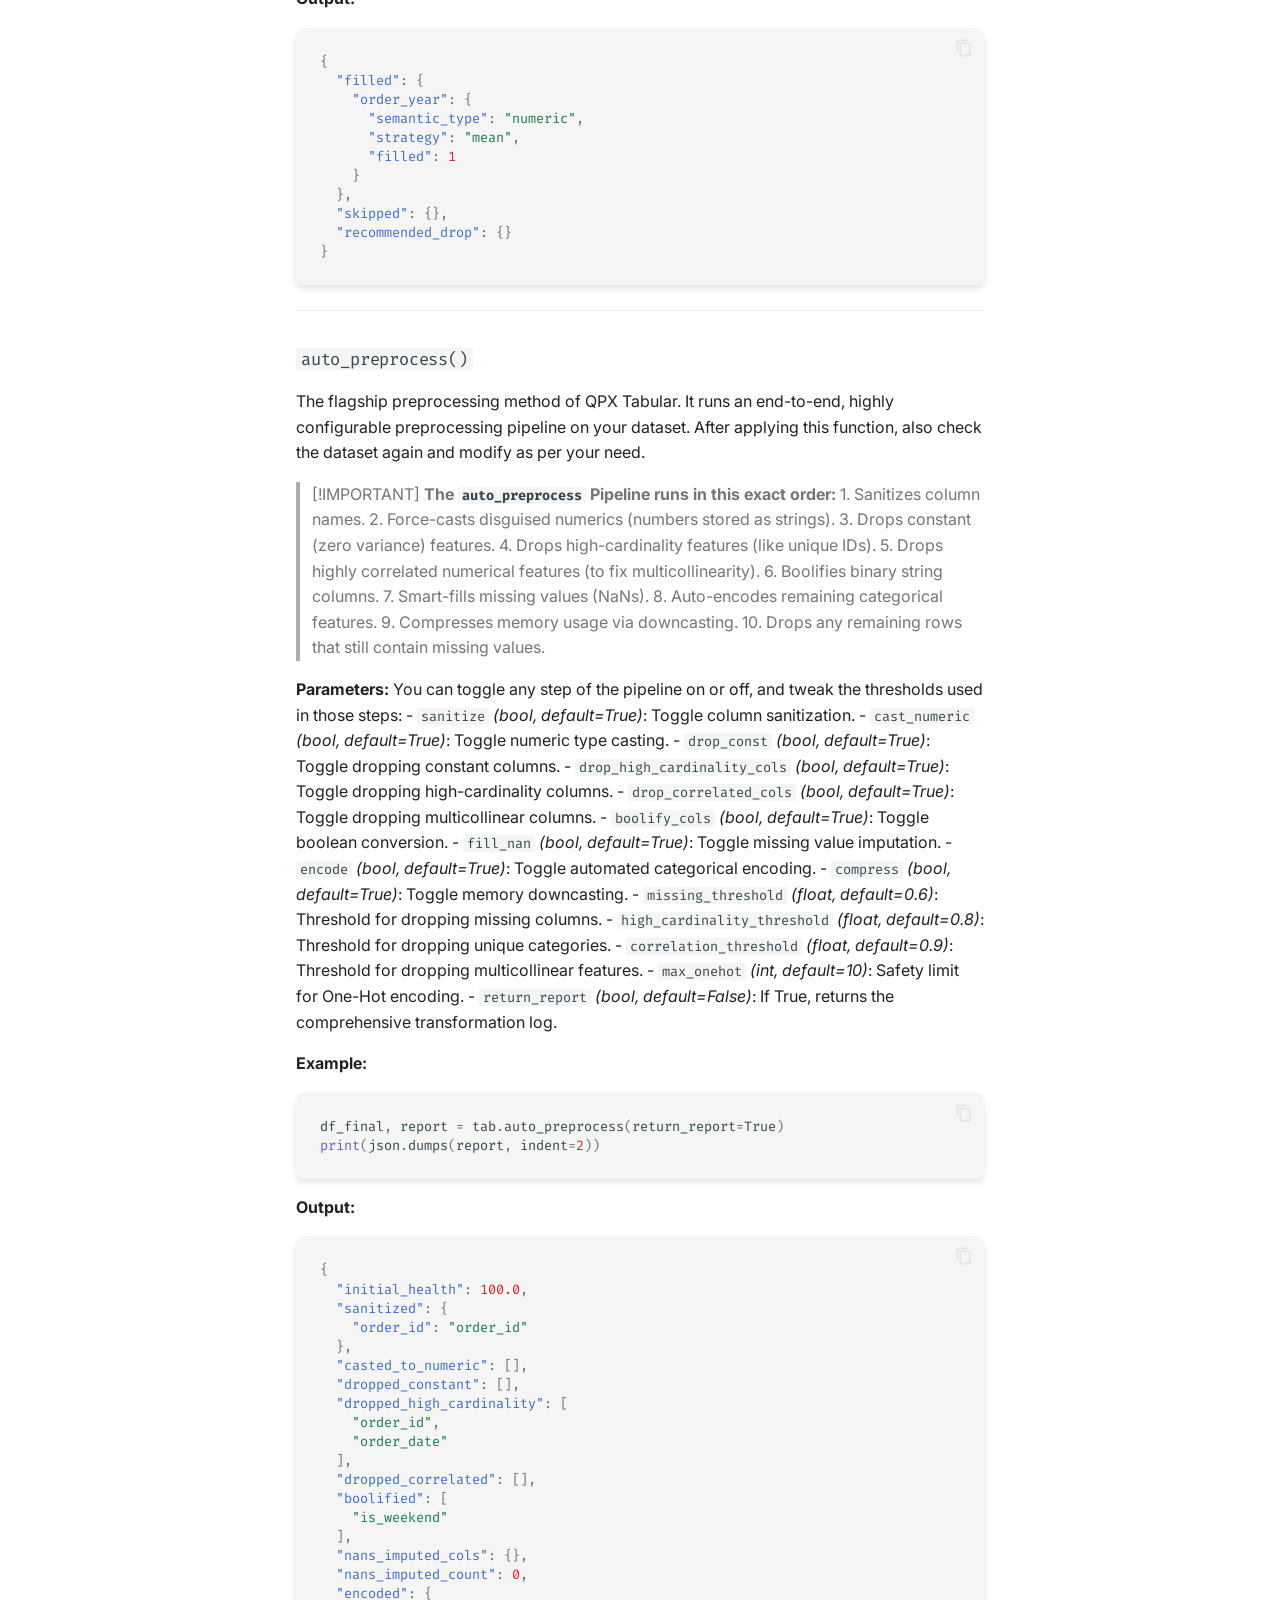
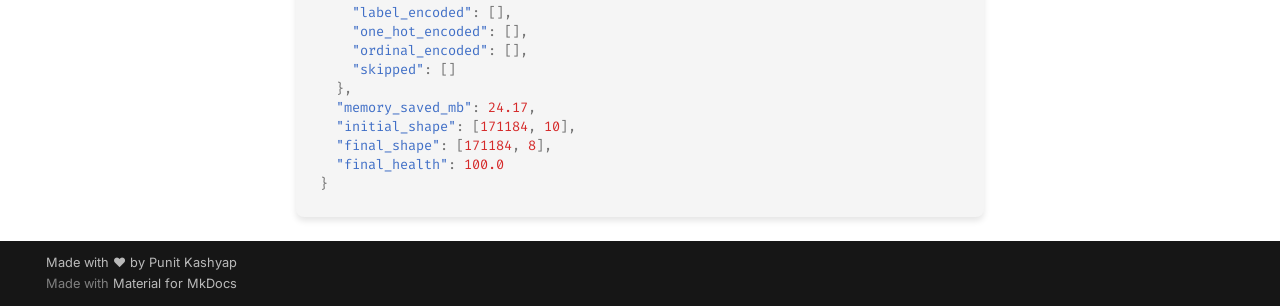
<file: user_guide/tabular/preprocessing/index.html>
<!doctype html>
<html lang="en" class="no-js">
  <head>
    
      <meta charset="utf-8">
      <meta name="viewport" content="width=device-width,initial-scale=1">
      
        <meta name="description" content="Automated Data Processing Toolkit">
      
      
        <meta name="author" content="Punit Kashyap">
      
      
      
        <link rel="prev" href="../statistics/">
      
      
        <link rel="next" href="../visuals/">
      
      
        
      
      
      <link rel="icon" href="../../../assets/qpx_logo.png">
      <meta name="generator" content="mkdocs-1.6.1, mkdocs-material-9.7.6">
    
    
      
        <title>Preprocessing - QPX Documentation</title>
      
    
    
      <link rel="stylesheet" href="../../../assets/stylesheets/main.484c7ddc.min.css">
      
        
        <link rel="stylesheet" href="../../../assets/stylesheets/palette.ab4e12ef.min.css">
      
      


    
    
      
    
    
      
        
        
        <link rel="preconnect" href="https://fonts.gstatic.com" crossorigin>
        <link rel="stylesheet" href="https://fonts.googleapis.com/css?family=Inter:300,300i,400,400i,700,700i%7CFira+Code:400,400i,700,700i&display=fallback">
        <style>:root{--md-text-font:"Inter";--md-code-font:"Fira Code"}</style>
      
    
    
      <link rel="stylesheet" href="../../../stylesheets/extra.css">
    
    <script>__md_scope=new URL("../../..",location),__md_hash=e=>[...e].reduce(((e,_)=>(e<<5)-e+_.charCodeAt(0)),0),__md_get=(e,_=localStorage,t=__md_scope)=>JSON.parse(_.getItem(t.pathname+"."+e)),__md_set=(e,_,t=localStorage,a=__md_scope)=>{try{t.setItem(a.pathname+"."+e,JSON.stringify(_))}catch(e){}}</script>
    
      

    
    
  </head>
  
  
    
    
      
    
    
    
    
    <body dir="ltr" data-md-color-scheme="default" data-md-color-primary="blue" data-md-color-accent="light-blue">
  
    
    <input class="md-toggle" data-md-toggle="drawer" type="checkbox" id="__drawer" autocomplete="off">
    <input class="md-toggle" data-md-toggle="search" type="checkbox" id="__search" autocomplete="off">
    <label class="md-overlay" for="__drawer"></label>
    <div data-md-component="skip">
      
        
        <a href="#automated-preprocessing-preprocessing" class="md-skip">
          Skip to content
        </a>
      
    </div>
    <div data-md-component="announce">
      
    </div>
    
    
      

<header class="md-header" data-md-component="header">
  <nav class="md-header__inner md-grid" aria-label="Header">
    <a href="../../.." title="QPX Documentation" class="md-header__button md-logo" aria-label="QPX Documentation" data-md-component="logo">
      
  <img src="../../../assets/qpx_logo.png" alt="logo">

    </a>
    <label class="md-header__button md-icon" for="__drawer">
      
      <svg xmlns="http://www.w3.org/2000/svg" viewBox="0 0 24 24"><path d="M3 6h18v2H3zm0 5h18v2H3zm0 5h18v2H3z"/></svg>
    </label>
    <div class="md-header__title" data-md-component="header-title">
      <div class="md-header__ellipsis">
        <div class="md-header__topic">
          <span class="md-ellipsis">
            QPX Documentation
          </span>
        </div>
        <div class="md-header__topic" data-md-component="header-topic">
          <span class="md-ellipsis">
            
              Preprocessing
            
          </span>
        </div>
      </div>
    </div>
    
      
        <form class="md-header__option" data-md-component="palette">
  
    
    
    
    <input class="md-option" data-md-color-media="(prefers-color-scheme: light)" data-md-color-scheme="default" data-md-color-primary="blue" data-md-color-accent="light-blue"  aria-label="Switch to dark mode"  type="radio" name="__palette" id="__palette_0">
    
      <label class="md-header__button md-icon" title="Switch to dark mode" for="__palette_1" hidden>
        <svg xmlns="http://www.w3.org/2000/svg" viewBox="0 0 24 24"><path d="M12 8a4 4 0 0 0-4 4 4 4 0 0 0 4 4 4 4 0 0 0 4-4 4 4 0 0 0-4-4m0 10a6 6 0 0 1-6-6 6 6 0 0 1 6-6 6 6 0 0 1 6 6 6 6 0 0 1-6 6m8-9.31V4h-4.69L12 .69 8.69 4H4v4.69L.69 12 4 15.31V20h4.69L12 23.31 15.31 20H20v-4.69L23.31 12z"/></svg>
      </label>
    
  
    
    
    
    <input class="md-option" data-md-color-media="(prefers-color-scheme: dark)" data-md-color-scheme="slate" data-md-color-primary="blue" data-md-color-accent="light-blue"  aria-label="Switch to light mode"  type="radio" name="__palette" id="__palette_1">
    
      <label class="md-header__button md-icon" title="Switch to light mode" for="__palette_0" hidden>
        <svg xmlns="http://www.w3.org/2000/svg" viewBox="0 0 24 24"><path d="M12 18c-.89 0-1.74-.2-2.5-.55C11.56 16.5 13 14.42 13 12s-1.44-4.5-3.5-5.45C10.26 6.2 11.11 6 12 6a6 6 0 0 1 6 6 6 6 0 0 1-6 6m8-9.31V4h-4.69L12 .69 8.69 4H4v4.69L.69 12 4 15.31V20h4.69L12 23.31 15.31 20H20v-4.69L23.31 12z"/></svg>
      </label>
    
  
</form>
      
    
    
      <script>var palette=__md_get("__palette");if(palette&&palette.color){if("(prefers-color-scheme)"===palette.color.media){var media=matchMedia("(prefers-color-scheme: light)"),input=document.querySelector(media.matches?"[data-md-color-media='(prefers-color-scheme: light)']":"[data-md-color-media='(prefers-color-scheme: dark)']");palette.color.media=input.getAttribute("data-md-color-media"),palette.color.scheme=input.getAttribute("data-md-color-scheme"),palette.color.primary=input.getAttribute("data-md-color-primary"),palette.color.accent=input.getAttribute("data-md-color-accent")}for(var[key,value]of Object.entries(palette.color))document.body.setAttribute("data-md-color-"+key,value)}</script>
    
    
    
      
      
        <label class="md-header__button md-icon" for="__search">
          
          <svg xmlns="http://www.w3.org/2000/svg" viewBox="0 0 24 24"><path d="M9.5 3A6.5 6.5 0 0 1 16 9.5c0 1.61-.59 3.09-1.56 4.23l.27.27h.79l5 5-1.5 1.5-5-5v-.79l-.27-.27A6.52 6.52 0 0 1 9.5 16 6.5 6.5 0 0 1 3 9.5 6.5 6.5 0 0 1 9.5 3m0 2C7 5 5 7 5 9.5S7 14 9.5 14 14 12 14 9.5 12 5 9.5 5"/></svg>
        </label>
        <div class="md-search" data-md-component="search" role="dialog">
  <label class="md-search__overlay" for="__search"></label>
  <div class="md-search__inner" role="search">
    <form class="md-search__form" name="search">
      <input type="text" class="md-search__input" name="query" aria-label="Search" placeholder="Search" autocapitalize="off" autocorrect="off" autocomplete="off" spellcheck="false" data-md-component="search-query" required>
      <label class="md-search__icon md-icon" for="__search">
        
        <svg xmlns="http://www.w3.org/2000/svg" viewBox="0 0 24 24"><path d="M9.5 3A6.5 6.5 0 0 1 16 9.5c0 1.61-.59 3.09-1.56 4.23l.27.27h.79l5 5-1.5 1.5-5-5v-.79l-.27-.27A6.52 6.52 0 0 1 9.5 16 6.5 6.5 0 0 1 3 9.5 6.5 6.5 0 0 1 9.5 3m0 2C7 5 5 7 5 9.5S7 14 9.5 14 14 12 14 9.5 12 5 9.5 5"/></svg>
        
        <svg xmlns="http://www.w3.org/2000/svg" viewBox="0 0 24 24"><path d="M20 11v2H8l5.5 5.5-1.42 1.42L4.16 12l7.92-7.92L13.5 5.5 8 11z"/></svg>
      </label>
      <nav class="md-search__options" aria-label="Search">
        
          <a href="javascript:void(0)" class="md-search__icon md-icon" title="Share" aria-label="Share" data-clipboard data-clipboard-text="" data-md-component="search-share" tabindex="-1">
            
            <svg xmlns="http://www.w3.org/2000/svg" viewBox="0 0 24 24"><path d="M18 16.08c-.76 0-1.44.3-1.96.77L8.91 12.7c.05-.23.09-.46.09-.7s-.04-.47-.09-.7l7.05-4.11c.54.5 1.25.81 2.04.81a3 3 0 0 0 3-3 3 3 0 0 0-3-3 3 3 0 0 0-3 3c0 .24.04.47.09.7L8.04 9.81C7.5 9.31 6.79 9 6 9a3 3 0 0 0-3 3 3 3 0 0 0 3 3c.79 0 1.5-.31 2.04-.81l7.12 4.15c-.05.21-.08.43-.08.66 0 1.61 1.31 2.91 2.92 2.91s2.92-1.3 2.92-2.91A2.92 2.92 0 0 0 18 16.08"/></svg>
          </a>
        
        <button type="reset" class="md-search__icon md-icon" title="Clear" aria-label="Clear" tabindex="-1">
          
          <svg xmlns="http://www.w3.org/2000/svg" viewBox="0 0 24 24"><path d="M19 6.41 17.59 5 12 10.59 6.41 5 5 6.41 10.59 12 5 17.59 6.41 19 12 13.41 17.59 19 19 17.59 13.41 12z"/></svg>
        </button>
      </nav>
      
        <div class="md-search__suggest" data-md-component="search-suggest"></div>
      
    </form>
    <div class="md-search__output">
      <div class="md-search__scrollwrap" tabindex="0" data-md-scrollfix>
        <div class="md-search-result" data-md-component="search-result">
          <div class="md-search-result__meta">
            Initializing search
          </div>
          <ol class="md-search-result__list" role="presentation"></ol>
        </div>
      </div>
    </div>
  </div>
</div>
      
    
    
  </nav>
  
</header>
    
    <div class="md-container" data-md-component="container">
      
      
        
          
            
<nav class="md-tabs" aria-label="Tabs" data-md-component="tabs">
  <div class="md-grid">
    <ul class="md-tabs__list">
      
        
  
  
  
  
    <li class="md-tabs__item">
      <a href="../../.." class="md-tabs__link">
        
  
  
    
  
  Home

      </a>
    </li>
  

      
        
  
  
  
  
    <li class="md-tabs__item">
      <a href="../../../installation/" class="md-tabs__link">
        
  
  
    
  
  Installation

      </a>
    </li>
  

      
        
  
  
  
  
    <li class="md-tabs__item">
      <a href="../../../quickstart/" class="md-tabs__link">
        
  
  
    
  
  Quickstart

      </a>
    </li>
  

      
        
  
  
  
    
  
  
    
    
      <li class="md-tabs__item md-tabs__item--active">
        <a href="../overview/" class="md-tabs__link">
          
  
  
  Tabular Guide

        </a>
      </li>
    
  

      
    </ul>
  </div>
</nav>
          
        
      
      <main class="md-main" data-md-component="main">
        <div class="md-main__inner md-grid">
          
  
    
    <div class="md-sidebar md-sidebar--primary" data-md-component="sidebar" data-md-type="navigation" >
      <div class="md-sidebar__scrollwrap">
        <div class="md-sidebar__inner">
          


  


<nav class="md-nav md-nav--primary md-nav--lifted" aria-label="Navigation" data-md-level="0">
  <label class="md-nav__title" for="__drawer">
    <a href="../../.." title="QPX Documentation" class="md-nav__button md-logo" aria-label="QPX Documentation" data-md-component="logo">
      
  <img src="../../../assets/qpx_logo.png" alt="logo">

    </a>
    QPX Documentation
  </label>
  
  <ul class="md-nav__list" data-md-scrollfix>
    
      
      
  
  
  
  
    <li class="md-nav__item">
      <a href="../../.." class="md-nav__link">
        
  
  
  <span class="md-ellipsis">
    
  
    Home
  

    
  </span>
  
  

      </a>
    </li>
  

    
      
      
  
  
  
  
    <li class="md-nav__item">
      <a href="../../../installation/" class="md-nav__link">
        
  
  
  <span class="md-ellipsis">
    
  
    Installation
  

    
  </span>
  
  

      </a>
    </li>
  

    
      
      
  
  
  
  
    <li class="md-nav__item">
      <a href="../../../quickstart/" class="md-nav__link">
        
  
  
  <span class="md-ellipsis">
    
  
    Quickstart
  

    
  </span>
  
  

      </a>
    </li>
  

    
      
      
  
  
    
  
  
  
    
    
    
    
      
        
        
      
      
        
      
    
    
    <li class="md-nav__item md-nav__item--active md-nav__item--section md-nav__item--nested">
      
        
        
        <input class="md-nav__toggle md-toggle " type="checkbox" id="__nav_4" checked>
        
          
          <label class="md-nav__link" for="__nav_4" id="__nav_4_label" tabindex="">
            
  
  
  <span class="md-ellipsis">
    
  
    Tabular Guide
  

    
  </span>
  
  

            <span class="md-nav__icon md-icon"></span>
          </label>
        
        <nav class="md-nav" data-md-level="1" aria-labelledby="__nav_4_label" aria-expanded="true">
          <label class="md-nav__title" for="__nav_4">
            <span class="md-nav__icon md-icon"></span>
            
  
    Tabular Guide
  

          </label>
          <ul class="md-nav__list" data-md-scrollfix>
            
              
                
  
  
  
  
    <li class="md-nav__item">
      <a href="../overview/" class="md-nav__link">
        
  
  
  <span class="md-ellipsis">
    
  
    Overview
  

    
  </span>
  
  

      </a>
    </li>
  

              
            
              
                
  
  
  
  
    <li class="md-nav__item">
      <a href="../workflow/" class="md-nav__link">
        
  
  
  <span class="md-ellipsis">
    
  
    Recommended Workflow
  

    
  </span>
  
  

      </a>
    </li>
  

              
            
              
                
  
  
  
  
    <li class="md-nav__item">
      <a href="../summary/" class="md-nav__link">
        
  
  
  <span class="md-ellipsis">
    
  
    Summary (Profiling)
  

    
  </span>
  
  

      </a>
    </li>
  

              
            
              
                
  
  
  
  
    <li class="md-nav__item">
      <a href="../statistics/" class="md-nav__link">
        
  
  
  <span class="md-ellipsis">
    
  
    Statistics
  

    
  </span>
  
  

      </a>
    </li>
  

              
            
              
                
  
  
    
  
  
  
    <li class="md-nav__item md-nav__item--active">
      
      <input class="md-nav__toggle md-toggle" type="checkbox" id="__toc">
      
      
        
      
      
        <label class="md-nav__link md-nav__link--active" for="__toc">
          
  
  
  <span class="md-ellipsis">
    
  
    Preprocessing
  

    
  </span>
  
  

          <span class="md-nav__icon md-icon"></span>
        </label>
      
      <a href="./" class="md-nav__link md-nav__link--active">
        
  
  
  <span class="md-ellipsis">
    
  
    Preprocessing
  

    
  </span>
  
  

      </a>
      
        

<nav class="md-nav md-nav--secondary" aria-label="Table of contents">
  
  
  
    
  
  
    <label class="md-nav__title" for="__toc">
      <span class="md-nav__icon md-icon"></span>
      Table of contents
    </label>
    <ul class="md-nav__list" data-md-component="toc" data-md-scrollfix>
      
        <li class="md-nav__item">
  <a href="#available-methods-at-a-glance" class="md-nav__link">
    <span class="md-ellipsis">
      
        Available Methods at a Glance
      
    </span>
  </a>
  
</li>
      
        <li class="md-nav__item">
  <a href="#preprocessing-methods" class="md-nav__link">
    <span class="md-ellipsis">
      
        Preprocessing Methods
      
    </span>
  </a>
  
    <nav class="md-nav" aria-label="Preprocessing Methods">
      <ul class="md-nav__list">
        
          <li class="md-nav__item">
  <a href="#sanitize_col_names" class="md-nav__link">
    <span class="md-ellipsis">
      
        sanitize_col_names()
      
    </span>
  </a>
  
</li>
        
          <li class="md-nav__item">
  <a href="#boolify" class="md-nav__link">
    <span class="md-ellipsis">
      
        boolify()
      
    </span>
  </a>
  
</li>
        
          <li class="md-nav__item">
  <a href="#drop_constant" class="md-nav__link">
    <span class="md-ellipsis">
      
        drop_constant()
      
    </span>
  </a>
  
</li>
        
          <li class="md-nav__item">
  <a href="#drop_high_cardinality" class="md-nav__link">
    <span class="md-ellipsis">
      
        drop_high_cardinality()
      
    </span>
  </a>
  
</li>
        
          <li class="md-nav__item">
  <a href="#drop_highly_correlated" class="md-nav__link">
    <span class="md-ellipsis">
      
        drop_highly_correlated()
      
    </span>
  </a>
  
</li>
        
          <li class="md-nav__item">
  <a href="#label_encode" class="md-nav__link">
    <span class="md-ellipsis">
      
        label_encode()
      
    </span>
  </a>
  
</li>
        
          <li class="md-nav__item">
  <a href="#one_hot_encode" class="md-nav__link">
    <span class="md-ellipsis">
      
        one_hot_encode()
      
    </span>
  </a>
  
</li>
        
          <li class="md-nav__item">
  <a href="#ordinal_encode" class="md-nav__link">
    <span class="md-ellipsis">
      
        ordinal_encode()
      
    </span>
  </a>
  
</li>
        
          <li class="md-nav__item">
  <a href="#auto_encode" class="md-nav__link">
    <span class="md-ellipsis">
      
        auto_encode()
      
    </span>
  </a>
  
</li>
        
          <li class="md-nav__item">
  <a href="#compress_dtype" class="md-nav__link">
    <span class="md-ellipsis">
      
        compress_dtype()
      
    </span>
  </a>
  
</li>
        
          <li class="md-nav__item">
  <a href="#smart_fill" class="md-nav__link">
    <span class="md-ellipsis">
      
        smart_fill()
      
    </span>
  </a>
  
</li>
        
          <li class="md-nav__item">
  <a href="#auto_preprocess" class="md-nav__link">
    <span class="md-ellipsis">
      
        auto_preprocess()
      
    </span>
  </a>
  
</li>
        
      </ul>
    </nav>
  
</li>
      
    </ul>
  
</nav>
      
    </li>
  

              
            
              
                
  
  
  
  
    <li class="md-nav__item">
      <a href="../visuals/" class="md-nav__link">
        
  
  
  <span class="md-ellipsis">
    
  
    Visuals
  

    
  </span>
  
  

      </a>
    </li>
  

              
            
              
                
  
  
  
  
    <li class="md-nav__item">
      <a href="../api_reference/" class="md-nav__link">
        
  
  
  <span class="md-ellipsis">
    
  
    API Reference
  

    
  </span>
  
  

      </a>
    </li>
  

              
            
          </ul>
        </nav>
      
    </li>
  

    
  </ul>
</nav>
        </div>
      </div>
    </div>
  
  
    
    <div class="md-sidebar md-sidebar--secondary" data-md-component="sidebar" data-md-type="toc" >
      <div class="md-sidebar__scrollwrap">
        <div class="md-sidebar__inner">
          <!-- Inject logo directly into the secondary sidebar container -->
          <div style="text-align: center; padding: 1.5rem 1rem 0 1rem;">
            <a href="../../..">
              <img src="../../../assets/qpx_logo.png" alt="QPX Logo" style="max-width: 150px; height: auto;">
            </a>
          </div>
          

<nav class="md-nav md-nav--secondary" aria-label="Table of contents">
  
  
  
    
  
  
    <label class="md-nav__title" for="__toc">
      <span class="md-nav__icon md-icon"></span>
      Table of contents
    </label>
    <ul class="md-nav__list" data-md-component="toc" data-md-scrollfix>
      
        <li class="md-nav__item">
  <a href="#available-methods-at-a-glance" class="md-nav__link">
    <span class="md-ellipsis">
      
        Available Methods at a Glance
      
    </span>
  </a>
  
</li>
      
        <li class="md-nav__item">
  <a href="#preprocessing-methods" class="md-nav__link">
    <span class="md-ellipsis">
      
        Preprocessing Methods
      
    </span>
  </a>
  
    <nav class="md-nav" aria-label="Preprocessing Methods">
      <ul class="md-nav__list">
        
          <li class="md-nav__item">
  <a href="#sanitize_col_names" class="md-nav__link">
    <span class="md-ellipsis">
      
        sanitize_col_names()
      
    </span>
  </a>
  
</li>
        
          <li class="md-nav__item">
  <a href="#boolify" class="md-nav__link">
    <span class="md-ellipsis">
      
        boolify()
      
    </span>
  </a>
  
</li>
        
          <li class="md-nav__item">
  <a href="#drop_constant" class="md-nav__link">
    <span class="md-ellipsis">
      
        drop_constant()
      
    </span>
  </a>
  
</li>
        
          <li class="md-nav__item">
  <a href="#drop_high_cardinality" class="md-nav__link">
    <span class="md-ellipsis">
      
        drop_high_cardinality()
      
    </span>
  </a>
  
</li>
        
          <li class="md-nav__item">
  <a href="#drop_highly_correlated" class="md-nav__link">
    <span class="md-ellipsis">
      
        drop_highly_correlated()
      
    </span>
  </a>
  
</li>
        
          <li class="md-nav__item">
  <a href="#label_encode" class="md-nav__link">
    <span class="md-ellipsis">
      
        label_encode()
      
    </span>
  </a>
  
</li>
        
          <li class="md-nav__item">
  <a href="#one_hot_encode" class="md-nav__link">
    <span class="md-ellipsis">
      
        one_hot_encode()
      
    </span>
  </a>
  
</li>
        
          <li class="md-nav__item">
  <a href="#ordinal_encode" class="md-nav__link">
    <span class="md-ellipsis">
      
        ordinal_encode()
      
    </span>
  </a>
  
</li>
        
          <li class="md-nav__item">
  <a href="#auto_encode" class="md-nav__link">
    <span class="md-ellipsis">
      
        auto_encode()
      
    </span>
  </a>
  
</li>
        
          <li class="md-nav__item">
  <a href="#compress_dtype" class="md-nav__link">
    <span class="md-ellipsis">
      
        compress_dtype()
      
    </span>
  </a>
  
</li>
        
          <li class="md-nav__item">
  <a href="#smart_fill" class="md-nav__link">
    <span class="md-ellipsis">
      
        smart_fill()
      
    </span>
  </a>
  
</li>
        
          <li class="md-nav__item">
  <a href="#auto_preprocess" class="md-nav__link">
    <span class="md-ellipsis">
      
        auto_preprocess()
      
    </span>
  </a>
  
</li>
        
      </ul>
    </nav>
  
</li>
      
    </ul>
  
</nav>
        </div>
      </div>
    </div>
  

          
            <div class="md-content" data-md-component="content">
              
              <article class="md-content__inner md-typeset">
                
                  



<h1 id="automated-preprocessing-preprocessing">Automated Preprocessing (Preprocessing)</h1>
<p>Data cleaning and feature engineering are often the most time-consuming parts of the data science workflow. The <strong>Automated Preprocessing</strong> methods in QPX Tabular provide robust, production-ready pipelines that automatically handle everything from column sanitization and type casting to missing value imputation, categorical encoding, and memory compression.</p>
<h2 id="available-methods-at-a-glance">Available Methods at a Glance</h2>
<p><strong>Preprocessing Methods:</strong>
- <code>sanitize_col_names()</code>
- <code>boolify()</code>
- <code>drop_constant()</code>
- <code>drop_high_cardinality()</code>
- <code>drop_highly_correlated()</code>
- <code>label_encode()</code>
- <code>one_hot_encode()</code>
- <code>ordinal_encode()</code>
- <code>auto_encode()</code>
- <code>compress_dtype()</code>
- <code>smart_fill()</code>
- <code>auto_preprocess()</code> (The all-in-one pipeline)</p>
<hr />
<h2 id="preprocessing-methods">Preprocessing Methods</h2>
<h3 id="sanitize_col_names"><code>sanitize_col_names()</code></h3>
<p>Cleans up and standardizes column names. It removes special characters, strips leading/trailing whitespace, and formats the names.</p>
<p><strong>Parameters:</strong>
- <code>case</code> <em>(str, default="snake")</em>: Casing strategy (e.g., <code>"snake"</code>, <code>"camel"</code>, <code>"pascal"</code>, <code>"lower"</code>, <code>"upper"</code>).
- <code>remove_special_chars</code> <em>(bool, default=True)</em>: If True, strips non-alphanumeric characters.
- <code>replace_spaces</code> <em>(str, default="_")</em>: Character to replace spaces with.
- <code>ensure_unique</code> <em>(bool, default=True)</em>: Ensures no duplicate column names exist after sanitization.
- <code>return_mapping</code> <em>(bool, default=False)</em>: If True, returns a dictionary mapping old names to new names.</p>
<p><strong>Example:</strong>
<div class="language-python highlight"><pre><span></span><code><span id="__span-0-1"><a id="__codelineno-0-1" name="__codelineno-0-1" href="#__codelineno-0-1"></a><span class="kn">import</span><span class="w"> </span><span class="nn">pandas</span><span class="w"> </span><span class="k">as</span><span class="w"> </span><span class="nn">pd</span>
</span><span id="__span-0-2"><a id="__codelineno-0-2" name="__codelineno-0-2" href="#__codelineno-0-2"></a><span class="kn">import</span><span class="w"> </span><span class="nn">json</span>
</span><span id="__span-0-3"><a id="__codelineno-0-3" name="__codelineno-0-3" href="#__codelineno-0-3"></a><span class="kn">from</span><span class="w"> </span><span class="nn">qpx</span><span class="w"> </span><span class="kn">import</span> <span class="n">Tabular</span>
</span><span id="__span-0-4"><a id="__codelineno-0-4" name="__codelineno-0-4" href="#__codelineno-0-4"></a>
</span><span id="__span-0-5"><a id="__codelineno-0-5" name="__codelineno-0-5" href="#__codelineno-0-5"></a><span class="n">df</span> <span class="o">=</span> <span class="n">pd</span><span class="o">.</span><span class="n">read_csv</span><span class="p">(</span><span class="s2">&quot;data.csv&quot;</span><span class="p">)</span>
</span><span id="__span-0-6"><a id="__codelineno-0-6" name="__codelineno-0-6" href="#__codelineno-0-6"></a><span class="n">tab</span> <span class="o">=</span> <span class="n">Tabular</span><span class="p">(</span><span class="n">df</span><span class="p">)</span>
</span><span id="__span-0-7"><a id="__codelineno-0-7" name="__codelineno-0-7" href="#__codelineno-0-7"></a>
</span><span id="__span-0-8"><a id="__codelineno-0-8" name="__codelineno-0-8" href="#__codelineno-0-8"></a><span class="n">df_clean</span><span class="p">,</span> <span class="n">mapping</span> <span class="o">=</span> <span class="n">tab</span><span class="o">.</span><span class="n">sanitize_col_names</span><span class="p">(</span><span class="n">case</span><span class="o">=</span><span class="s2">&quot;snake&quot;</span><span class="p">,</span> <span class="n">return_mapping</span><span class="o">=</span><span class="kc">True</span><span class="p">)</span>
</span><span id="__span-0-9"><a id="__codelineno-0-9" name="__codelineno-0-9" href="#__codelineno-0-9"></a><span class="nb">print</span><span class="p">(</span><span class="n">json</span><span class="o">.</span><span class="n">dumps</span><span class="p">(</span><span class="n">mapping</span><span class="p">,</span> <span class="n">indent</span><span class="o">=</span><span class="mi">2</span><span class="p">))</span>
</span></code></pre></div>
<strong>Output:</strong>
<div class="language-json highlight"><pre><span></span><code><span id="__span-1-1"><a id="__codelineno-1-1" name="__codelineno-1-1" href="#__codelineno-1-1"></a><span class="p">{</span>
</span><span id="__span-1-2"><a id="__codelineno-1-2" name="__codelineno-1-2" href="#__codelineno-1-2"></a><span class="w">  </span><span class="nt">&quot;order_id&quot;</span><span class="p">:</span><span class="w"> </span><span class="s2">&quot;order_id&quot;</span><span class="p">,</span>
</span><span id="__span-1-3"><a id="__codelineno-1-3" name="__codelineno-1-3" href="#__codelineno-1-3"></a><span class="w">  </span><span class="nt">&quot;order_date&quot;</span><span class="p">:</span><span class="w"> </span><span class="s2">&quot;order_date&quot;</span><span class="p">,</span>
</span><span id="__span-1-4"><a id="__codelineno-1-4" name="__codelineno-1-4" href="#__codelineno-1-4"></a><span class="w">  </span><span class="nt">&quot;order_year&quot;</span><span class="p">:</span><span class="w"> </span><span class="s2">&quot;order_year&quot;</span>
</span><span id="__span-1-5"><a id="__codelineno-1-5" name="__codelineno-1-5" href="#__codelineno-1-5"></a><span class="p">}</span>
</span></code></pre></div></p>
<hr />
<h3 id="boolify"><code>boolify()</code></h3>
<p>Automatically detects columns that only contain two unique string values (like "Yes"/"No" or "True"/"False") and converts them into proper boolean types (<code>True</code>/<code>False</code>).</p>
<p><strong>Parameters:</strong>
- <code>columns</code> <em>(list, optional)</em>: Specific columns to boolify. If None, checks all string columns.
- <code>true_value</code> <em>(any, default=True)</em>: Custom value to map to <code>True</code>.
- <code>false_value</code> <em>(any, default=False)</em>: Custom value to map to <code>False</code>.
- <code>return_info</code> <em>(bool, default=False)</em>: If True, returns a list of columns that were successfully boolified.</p>
<p><strong>Example:</strong>
<div class="language-python highlight"><pre><span></span><code><span id="__span-2-1"><a id="__codelineno-2-1" name="__codelineno-2-1" href="#__codelineno-2-1"></a><span class="n">df_bool</span><span class="p">,</span> <span class="n">info</span> <span class="o">=</span> <span class="n">tab</span><span class="o">.</span><span class="n">boolify</span><span class="p">(</span><span class="n">return_info</span><span class="o">=</span><span class="kc">True</span><span class="p">)</span>
</span><span id="__span-2-2"><a id="__codelineno-2-2" name="__codelineno-2-2" href="#__codelineno-2-2"></a><span class="nb">print</span><span class="p">(</span><span class="n">json</span><span class="o">.</span><span class="n">dumps</span><span class="p">(</span><span class="n">info</span><span class="p">,</span> <span class="n">indent</span><span class="o">=</span><span class="mi">2</span><span class="p">))</span>
</span></code></pre></div>
<strong>Output:</strong>
<div class="language-json highlight"><pre><span></span><code><span id="__span-3-1"><a id="__codelineno-3-1" name="__codelineno-3-1" href="#__codelineno-3-1"></a><span class="p">[</span>
</span><span id="__span-3-2"><a id="__codelineno-3-2" name="__codelineno-3-2" href="#__codelineno-3-2"></a><span class="w">  </span><span class="s2">&quot;is_weekend&quot;</span>
</span><span id="__span-3-3"><a id="__codelineno-3-3" name="__codelineno-3-3" href="#__codelineno-3-3"></a><span class="p">]</span>
</span></code></pre></div></p>
<hr />
<h3 id="drop_constant"><code>drop_constant()</code></h3>
<p>Detects and drops "constant" columns—columns where every single row has the exact same value. These columns provide zero predictive power to machine learning models.</p>
<p><strong>Parameters:</strong>
- <code>columns</code> <em>(list, optional)</em>: Specific columns to check. If None, checks all columns.
- <code>ignore_na</code> <em>(bool, default=True)</em>: If True, ignores NaN values when determining if a column is constant.
- <code>return_info</code> <em>(bool, default=False)</em>: If True, returns a list of dropped columns.</p>
<p><strong>Example:</strong>
<div class="language-python highlight"><pre><span></span><code><span id="__span-4-1"><a id="__codelineno-4-1" name="__codelineno-4-1" href="#__codelineno-4-1"></a><span class="n">df_dropped</span><span class="p">,</span> <span class="n">info</span> <span class="o">=</span> <span class="n">tab</span><span class="o">.</span><span class="n">drop_constant</span><span class="p">(</span><span class="n">return_info</span><span class="o">=</span><span class="kc">True</span><span class="p">)</span>
</span><span id="__span-4-2"><a id="__codelineno-4-2" name="__codelineno-4-2" href="#__codelineno-4-2"></a><span class="nb">print</span><span class="p">(</span><span class="n">json</span><span class="o">.</span><span class="n">dumps</span><span class="p">(</span><span class="n">info</span><span class="p">,</span> <span class="n">indent</span><span class="o">=</span><span class="mi">2</span><span class="p">))</span>
</span></code></pre></div>
<strong>Output:</strong>
<div class="language-json highlight"><pre><span></span><code><span id="__span-5-1"><a id="__codelineno-5-1" name="__codelineno-5-1" href="#__codelineno-5-1"></a><span class="p">[]</span>
</span></code></pre></div></p>
<hr />
<h3 id="drop_high_cardinality"><code>drop_high_cardinality()</code></h3>
<p>Automatically identifies and drops categorical columns that have too many unique values relative to the size of the dataset (like User IDs or Timestamps). High cardinality features often lead to overfitting.</p>
<p><strong>Parameters:</strong>
- <code>columns</code> <em>(list, optional)</em>: Specific columns to check. If None, checks all object/category columns.
- <code>threshold</code> <em>(float, default=0.8)</em>: The maximum allowed ratio of unique values to total rows. For example, <code>0.8</code> means a column is dropped if 80% or more of its values are completely unique.
- <code>return_info</code> <em>(bool, default=False)</em>: If True, returns a list of dropped columns.</p>
<p><strong>Example:</strong>
<div class="language-python highlight"><pre><span></span><code><span id="__span-6-1"><a id="__codelineno-6-1" name="__codelineno-6-1" href="#__codelineno-6-1"></a><span class="n">df_clean</span><span class="p">,</span> <span class="n">info</span> <span class="o">=</span> <span class="n">tab</span><span class="o">.</span><span class="n">drop_high_cardinality</span><span class="p">(</span><span class="n">threshold</span><span class="o">=</span><span class="mf">0.8</span><span class="p">,</span> <span class="n">return_info</span><span class="o">=</span><span class="kc">True</span><span class="p">)</span>
</span><span id="__span-6-2"><a id="__codelineno-6-2" name="__codelineno-6-2" href="#__codelineno-6-2"></a><span class="nb">print</span><span class="p">(</span><span class="n">json</span><span class="o">.</span><span class="n">dumps</span><span class="p">(</span><span class="n">info</span><span class="p">,</span> <span class="n">indent</span><span class="o">=</span><span class="mi">2</span><span class="p">))</span>
</span></code></pre></div>
<strong>Output:</strong>
<div class="language-json highlight"><pre><span></span><code><span id="__span-7-1"><a id="__codelineno-7-1" name="__codelineno-7-1" href="#__codelineno-7-1"></a><span class="p">[</span>
</span><span id="__span-7-2"><a id="__codelineno-7-2" name="__codelineno-7-2" href="#__codelineno-7-2"></a><span class="w">  </span><span class="s2">&quot;order_id&quot;</span><span class="p">,</span>
</span><span id="__span-7-3"><a id="__codelineno-7-3" name="__codelineno-7-3" href="#__codelineno-7-3"></a><span class="w">  </span><span class="s2">&quot;order_date&quot;</span>
</span><span id="__span-7-4"><a id="__codelineno-7-4" name="__codelineno-7-4" href="#__codelineno-7-4"></a><span class="p">]</span>
</span></code></pre></div></p>
<hr />
<h3 id="drop_highly_correlated"><code>drop_highly_correlated()</code></h3>
<p>Evaluates numerical columns and drops features that are highly correlated with one another, preventing multicollinearity which can destabilize machine learning models.</p>
<p><strong>Parameters:</strong>
- <code>threshold</code> <em>(float, default=0.9)</em>: The correlation coefficient threshold above which a feature is dropped.
- <code>method</code> <em>(str, default="pearson")</em>: Correlation method (<code>"pearson"</code>, <code>"kendall"</code>, <code>"spearman"</code>).
- <code>return_info</code> <em>(bool, default=False)</em>: If True, returns a list of dropped columns.</p>
<p><strong>Example:</strong>
<div class="language-python highlight"><pre><span></span><code><span id="__span-8-1"><a id="__codelineno-8-1" name="__codelineno-8-1" href="#__codelineno-8-1"></a><span class="n">df_clean</span><span class="p">,</span> <span class="n">info</span> <span class="o">=</span> <span class="n">tab</span><span class="o">.</span><span class="n">drop_highly_correlated</span><span class="p">(</span><span class="n">threshold</span><span class="o">=</span><span class="mf">0.9</span><span class="p">,</span> <span class="n">return_info</span><span class="o">=</span><span class="kc">True</span><span class="p">)</span>
</span><span id="__span-8-2"><a id="__codelineno-8-2" name="__codelineno-8-2" href="#__codelineno-8-2"></a><span class="nb">print</span><span class="p">(</span><span class="n">json</span><span class="o">.</span><span class="n">dumps</span><span class="p">(</span><span class="n">info</span><span class="p">,</span> <span class="n">indent</span><span class="o">=</span><span class="mi">2</span><span class="p">))</span>
</span></code></pre></div>
<strong>Output:</strong>
<div class="language-json highlight"><pre><span></span><code><span id="__span-9-1"><a id="__codelineno-9-1" name="__codelineno-9-1" href="#__codelineno-9-1"></a><span class="p">[</span>
</span><span id="__span-9-2"><a id="__codelineno-9-2" name="__codelineno-9-2" href="#__codelineno-9-2"></a><span class="w">  </span><span class="s2">&quot;order_year_copy&quot;</span>
</span><span id="__span-9-3"><a id="__codelineno-9-3" name="__codelineno-9-3" href="#__codelineno-9-3"></a><span class="p">]</span>
</span></code></pre></div></p>
<hr />
<h3 id="label_encode"><code>label_encode()</code></h3>
<p>Manually applies Label Encoding to specific categorical columns. It assigns a unique integer to each distinct category (e.g., "Red" -&gt; 0, "Blue" -&gt; 1).</p>
<p><strong>Parameters:</strong>
- <code>columns</code> <em>(list, optional)</em>: Columns to encode. If None, encodes all categorical columns.
- <code>return_mapping</code> <em>(bool, default=False)</em>: If True, returns the dictionary showing exactly how values were mapped to integers.</p>
<p><strong>Example:</strong>
<div class="language-python highlight"><pre><span></span><code><span id="__span-10-1"><a id="__codelineno-10-1" name="__codelineno-10-1" href="#__codelineno-10-1"></a><span class="n">df_encoded</span><span class="p">,</span> <span class="n">mapping</span> <span class="o">=</span> <span class="n">tab</span><span class="o">.</span><span class="n">label_encode</span><span class="p">(</span><span class="n">columns</span><span class="o">=</span><span class="p">[</span><span class="s2">&quot;is_weekend&quot;</span><span class="p">],</span> <span class="n">return_mapping</span><span class="o">=</span><span class="kc">True</span><span class="p">)</span>
</span><span id="__span-10-2"><a id="__codelineno-10-2" name="__codelineno-10-2" href="#__codelineno-10-2"></a><span class="nb">print</span><span class="p">(</span><span class="n">json</span><span class="o">.</span><span class="n">dumps</span><span class="p">(</span><span class="n">mapping</span><span class="p">,</span> <span class="n">indent</span><span class="o">=</span><span class="mi">2</span><span class="p">))</span>
</span></code></pre></div>
<strong>Output:</strong>
<div class="language-json highlight"><pre><span></span><code><span id="__span-11-1"><a id="__codelineno-11-1" name="__codelineno-11-1" href="#__codelineno-11-1"></a><span class="p">{</span>
</span><span id="__span-11-2"><a id="__codelineno-11-2" name="__codelineno-11-2" href="#__codelineno-11-2"></a><span class="w">  </span><span class="nt">&quot;is_weekend&quot;</span><span class="p">:</span><span class="w"> </span><span class="p">{</span>
</span><span id="__span-11-3"><a id="__codelineno-11-3" name="__codelineno-11-3" href="#__codelineno-11-3"></a><span class="w">    </span><span class="nt">&quot;No&quot;</span><span class="p">:</span><span class="w"> </span><span class="mi">0</span><span class="p">,</span>
</span><span id="__span-11-4"><a id="__codelineno-11-4" name="__codelineno-11-4" href="#__codelineno-11-4"></a><span class="w">    </span><span class="nt">&quot;Yes&quot;</span><span class="p">:</span><span class="w"> </span><span class="mi">1</span>
</span><span id="__span-11-5"><a id="__codelineno-11-5" name="__codelineno-11-5" href="#__codelineno-11-5"></a><span class="w">  </span><span class="p">}</span>
</span><span id="__span-11-6"><a id="__codelineno-11-6" name="__codelineno-11-6" href="#__codelineno-11-6"></a><span class="p">}</span>
</span></code></pre></div></p>
<hr />
<h3 id="one_hot_encode"><code>one_hot_encode()</code></h3>
<p>Manually applies One-Hot Encoding to specific categorical columns. It creates a new binary column (0 or 1) for every unique category found in the original column.</p>
<p><strong>Parameters:</strong>
- <code>columns</code> <em>(list, optional)</em>: Columns to encode. If None, attempts to encode all categorical columns.
- <code>drop_original</code> <em>(bool, default=False)</em>: If True, removes the original categorical column after encoding.
- <code>max_unique</code> <em>(int, default=20)</em>: Safety limit. If a column has more unique categories than this, it will be skipped to prevent memory explosion.
- <code>return_info</code> <em>(bool, default=False)</em>: If True, returns a report detailing what was encoded and what was skipped.</p>
<p><strong>Example:</strong>
<div class="language-python highlight"><pre><span></span><code><span id="__span-12-1"><a id="__codelineno-12-1" name="__codelineno-12-1" href="#__codelineno-12-1"></a><span class="n">df_encoded</span><span class="p">,</span> <span class="n">info</span> <span class="o">=</span> <span class="n">tab</span><span class="o">.</span><span class="n">one_hot_encode</span><span class="p">(</span><span class="n">columns</span><span class="o">=</span><span class="p">[</span><span class="s2">&quot;is_weekend&quot;</span><span class="p">],</span> <span class="n">return_info</span><span class="o">=</span><span class="kc">True</span><span class="p">)</span>
</span><span id="__span-12-2"><a id="__codelineno-12-2" name="__codelineno-12-2" href="#__codelineno-12-2"></a><span class="nb">print</span><span class="p">(</span><span class="n">json</span><span class="o">.</span><span class="n">dumps</span><span class="p">(</span><span class="n">info</span><span class="p">,</span> <span class="n">indent</span><span class="o">=</span><span class="mi">2</span><span class="p">))</span>
</span></code></pre></div>
<strong>Output:</strong>
<div class="language-json highlight"><pre><span></span><code><span id="__span-13-1"><a id="__codelineno-13-1" name="__codelineno-13-1" href="#__codelineno-13-1"></a><span class="p">{</span>
</span><span id="__span-13-2"><a id="__codelineno-13-2" name="__codelineno-13-2" href="#__codelineno-13-2"></a><span class="w">  </span><span class="nt">&quot;encoded&quot;</span><span class="p">:</span><span class="w"> </span><span class="p">[</span>
</span><span id="__span-13-3"><a id="__codelineno-13-3" name="__codelineno-13-3" href="#__codelineno-13-3"></a><span class="w">    </span><span class="s2">&quot;is_weekend&quot;</span>
</span><span id="__span-13-4"><a id="__codelineno-13-4" name="__codelineno-13-4" href="#__codelineno-13-4"></a><span class="w">  </span><span class="p">],</span>
</span><span id="__span-13-5"><a id="__codelineno-13-5" name="__codelineno-13-5" href="#__codelineno-13-5"></a><span class="w">  </span><span class="nt">&quot;not_encoded&quot;</span><span class="p">:</span><span class="w"> </span><span class="p">[]</span>
</span><span id="__span-13-6"><a id="__codelineno-13-6" name="__codelineno-13-6" href="#__codelineno-13-6"></a><span class="p">}</span>
</span></code></pre></div></p>
<hr />
<h3 id="ordinal_encode"><code>ordinal_encode()</code></h3>
<p>Manually encodes categorical columns based on a strict, predefined hierarchy or order provided by the user (e.g., "Low" -&gt; 0, "Medium" -&gt; 1, "High" -&gt; 2).</p>
<p><strong>Parameters:</strong>
- <code>order</code> <em>(dict)</em>: Required. A dictionary mapping column names to a list of ordered categories. Example: <code>{"size": ["small", "medium", "large"]}</code>.
- <code>return_mapping</code> <em>(bool, default=True)</em>: If True, returns the exact mapping dictionary used.
- <code>strict</code> <em>(bool, default=True)</em>: If True, throws an error if unknown categories are encountered that were not defined in your <code>order</code> dictionary.</p>
<p><strong>Example:</strong>
<div class="language-python highlight"><pre><span></span><code><span id="__span-14-1"><a id="__codelineno-14-1" name="__codelineno-14-1" href="#__codelineno-14-1"></a><span class="n">order_dict</span> <span class="o">=</span> <span class="p">{</span><span class="s2">&quot;is_weekend&quot;</span><span class="p">:</span> <span class="p">[</span><span class="s2">&quot;No&quot;</span><span class="p">,</span> <span class="s2">&quot;Yes&quot;</span><span class="p">]}</span>
</span><span id="__span-14-2"><a id="__codelineno-14-2" name="__codelineno-14-2" href="#__codelineno-14-2"></a><span class="n">df_encoded</span><span class="p">,</span> <span class="n">mapping</span> <span class="o">=</span> <span class="n">tab</span><span class="o">.</span><span class="n">ordinal_encode</span><span class="p">(</span><span class="n">order</span><span class="o">=</span><span class="n">order_dict</span><span class="p">,</span> <span class="n">return_mapping</span><span class="o">=</span><span class="kc">True</span><span class="p">)</span>
</span><span id="__span-14-3"><a id="__codelineno-14-3" name="__codelineno-14-3" href="#__codelineno-14-3"></a><span class="nb">print</span><span class="p">(</span><span class="n">json</span><span class="o">.</span><span class="n">dumps</span><span class="p">(</span><span class="n">mapping</span><span class="p">,</span> <span class="n">indent</span><span class="o">=</span><span class="mi">2</span><span class="p">))</span>
</span></code></pre></div>
<strong>Output:</strong>
<div class="language-json highlight"><pre><span></span><code><span id="__span-15-1"><a id="__codelineno-15-1" name="__codelineno-15-1" href="#__codelineno-15-1"></a><span class="p">{</span>
</span><span id="__span-15-2"><a id="__codelineno-15-2" name="__codelineno-15-2" href="#__codelineno-15-2"></a><span class="w">  </span><span class="nt">&quot;is_weekend&quot;</span><span class="p">:</span><span class="w"> </span><span class="p">{</span>
</span><span id="__span-15-3"><a id="__codelineno-15-3" name="__codelineno-15-3" href="#__codelineno-15-3"></a><span class="w">    </span><span class="nt">&quot;no&quot;</span><span class="p">:</span><span class="w"> </span><span class="mi">0</span><span class="p">,</span>
</span><span id="__span-15-4"><a id="__codelineno-15-4" name="__codelineno-15-4" href="#__codelineno-15-4"></a><span class="w">    </span><span class="nt">&quot;yes&quot;</span><span class="p">:</span><span class="w"> </span><span class="mi">1</span>
</span><span id="__span-15-5"><a id="__codelineno-15-5" name="__codelineno-15-5" href="#__codelineno-15-5"></a><span class="w">  </span><span class="p">}</span>
</span><span id="__span-15-6"><a id="__codelineno-15-6" name="__codelineno-15-6" href="#__codelineno-15-6"></a><span class="p">}</span>
</span></code></pre></div></p>
<hr />
<h3 id="auto_encode"><code>auto_encode()</code></h3>
<p>A smart, automated feature encoder. Instead of manually applying different encodings to different columns, this method analyzes the cardinality of each categorical column and automatically applies the most appropriate strategy.</p>
<p><strong>Parameters:</strong>
- <code>columns</code> <em>(list, optional)</em>: Specific columns to encode. If None, encodes all categorical columns.
- <code>order</code> <em>(dict, optional)</em>: Predefined ordinal mapping dict to apply first (falls back to automatic for remaining columns).
- <code>max_onehot</code> <em>(int, default=10)</em>: Maximum cardinality a column can have to be eligible for One-Hot Encoding. Above this, it uses Label Encoding instead.
- <code>return_report</code> <em>(bool, default=False)</em>: If True, returns a detailed breakdown of which strategy was applied to which column.</p>
<p><strong>Example:</strong>
<div class="language-python highlight"><pre><span></span><code><span id="__span-16-1"><a id="__codelineno-16-1" name="__codelineno-16-1" href="#__codelineno-16-1"></a><span class="n">df_encoded</span><span class="p">,</span> <span class="n">report</span> <span class="o">=</span> <span class="n">tab</span><span class="o">.</span><span class="n">auto_encode</span><span class="p">(</span><span class="n">return_report</span><span class="o">=</span><span class="kc">True</span><span class="p">)</span>
</span><span id="__span-16-2"><a id="__codelineno-16-2" name="__codelineno-16-2" href="#__codelineno-16-2"></a><span class="nb">print</span><span class="p">(</span><span class="n">json</span><span class="o">.</span><span class="n">dumps</span><span class="p">(</span><span class="n">report</span><span class="p">,</span> <span class="n">indent</span><span class="o">=</span><span class="mi">2</span><span class="p">))</span>
</span></code></pre></div>
<strong>Output:</strong>
<div class="language-json highlight"><pre><span></span><code><span id="__span-17-1"><a id="__codelineno-17-1" name="__codelineno-17-1" href="#__codelineno-17-1"></a><span class="p">{</span>
</span><span id="__span-17-2"><a id="__codelineno-17-2" name="__codelineno-17-2" href="#__codelineno-17-2"></a><span class="w">  </span><span class="nt">&quot;label_encoded&quot;</span><span class="p">:</span><span class="w"> </span><span class="p">[</span>
</span><span id="__span-17-3"><a id="__codelineno-17-3" name="__codelineno-17-3" href="#__codelineno-17-3"></a><span class="w">    </span><span class="s2">&quot;is_weekend&quot;</span>
</span><span id="__span-17-4"><a id="__codelineno-17-4" name="__codelineno-17-4" href="#__codelineno-17-4"></a><span class="w">  </span><span class="p">],</span>
</span><span id="__span-17-5"><a id="__codelineno-17-5" name="__codelineno-17-5" href="#__codelineno-17-5"></a><span class="w">  </span><span class="nt">&quot;one_hot_encoded&quot;</span><span class="p">:</span><span class="w"> </span><span class="p">[],</span>
</span><span id="__span-17-6"><a id="__codelineno-17-6" name="__codelineno-17-6" href="#__codelineno-17-6"></a><span class="w">  </span><span class="nt">&quot;ordinal_encoded&quot;</span><span class="p">:</span><span class="w"> </span><span class="p">[],</span>
</span><span id="__span-17-7"><a id="__codelineno-17-7" name="__codelineno-17-7" href="#__codelineno-17-7"></a><span class="w">  </span><span class="nt">&quot;skipped&quot;</span><span class="p">:</span><span class="w"> </span><span class="p">[]</span>
</span><span id="__span-17-8"><a id="__codelineno-17-8" name="__codelineno-17-8" href="#__codelineno-17-8"></a><span class="p">}</span>
</span></code></pre></div></p>
<hr />
<h3 id="compress_dtype"><code>compress_dtype()</code></h3>
<p>Optimizes the memory footprint of your dataset. It safely downcasts large integer and float types (e.g., <code>int64</code> to <code>int8</code>) and converts low-cardinality string columns into pandas <code>category</code> types.</p>
<p><strong>Parameters:</strong>
- <code>columns</code> <em>(list, optional)</em>: Specific columns to compress. If None, attempts to compress all columns.
- <code>downcast_int</code> <em>(bool, default=True)</em>: Downcasts integers to their smallest possible format (int8, int16, etc).
- <code>downcast_float</code> <em>(bool, default=True)</em>: Downcasts floats to their smallest possible format (float32).
- <code>convert_category</code> <em>(bool, default=True)</em>: Converts strings to <code>category</code> types if cardinality is low enough.
- <code>category_threshold</code> <em>(float, default=0.5)</em>: The cardinality threshold below which string columns are converted to categories.
- <code>return_report</code> <em>(bool, default=False)</em>: If True, returns a breakdown of memory saved and exactly which data types were changed.</p>
<p><strong>Example:</strong>
<div class="language-python highlight"><pre><span></span><code><span id="__span-18-1"><a id="__codelineno-18-1" name="__codelineno-18-1" href="#__codelineno-18-1"></a><span class="n">df_compressed</span><span class="p">,</span> <span class="n">report</span> <span class="o">=</span> <span class="n">tab</span><span class="o">.</span><span class="n">compress_dtype</span><span class="p">(</span><span class="n">return_report</span><span class="o">=</span><span class="kc">True</span><span class="p">)</span>
</span><span id="__span-18-2"><a id="__codelineno-18-2" name="__codelineno-18-2" href="#__codelineno-18-2"></a><span class="nb">print</span><span class="p">(</span><span class="n">json</span><span class="o">.</span><span class="n">dumps</span><span class="p">(</span><span class="n">report</span><span class="p">,</span> <span class="n">indent</span><span class="o">=</span><span class="mi">2</span><span class="p">))</span>
</span></code></pre></div>
<strong>Output:</strong>
<div class="language-json highlight"><pre><span></span><code><span id="__span-19-1"><a id="__codelineno-19-1" name="__codelineno-19-1" href="#__codelineno-19-1"></a><span class="p">{</span>
</span><span id="__span-19-2"><a id="__codelineno-19-2" name="__codelineno-19-2" href="#__codelineno-19-2"></a><span class="w">  </span><span class="nt">&quot;memory_before_compression&quot;</span><span class="p">:</span><span class="w"> </span><span class="mf">47.35</span><span class="p">,</span>
</span><span id="__span-19-3"><a id="__codelineno-19-3" name="__codelineno-19-3" href="#__codelineno-19-3"></a><span class="w">  </span><span class="nt">&quot;memory_after_compression&quot;</span><span class="p">:</span><span class="w"> </span><span class="mf">23.18</span><span class="p">,</span>
</span><span id="__span-19-4"><a id="__codelineno-19-4" name="__codelineno-19-4" href="#__codelineno-19-4"></a><span class="w">  </span><span class="nt">&quot;saved_mb&quot;</span><span class="p">:</span><span class="w"> </span><span class="mf">24.17</span><span class="p">,</span>
</span><span id="__span-19-5"><a id="__codelineno-19-5" name="__codelineno-19-5" href="#__codelineno-19-5"></a><span class="w">  </span><span class="nt">&quot;saved_percent&quot;</span><span class="p">:</span><span class="w"> </span><span class="mf">51.04</span><span class="p">,</span>
</span><span id="__span-19-6"><a id="__codelineno-19-6" name="__codelineno-19-6" href="#__codelineno-19-6"></a><span class="w">  </span><span class="nt">&quot;converted&quot;</span><span class="p">:</span><span class="w"> </span><span class="p">{</span>
</span><span id="__span-19-7"><a id="__codelineno-19-7" name="__codelineno-19-7" href="#__codelineno-19-7"></a><span class="w">    </span><span class="nt">&quot;order_year&quot;</span><span class="p">:</span><span class="w"> </span><span class="p">{</span>
</span><span id="__span-19-8"><a id="__codelineno-19-8" name="__codelineno-19-8" href="#__codelineno-19-8"></a><span class="w">      </span><span class="nt">&quot;before&quot;</span><span class="p">:</span><span class="w"> </span><span class="s2">&quot;int64&quot;</span><span class="p">,</span>
</span><span id="__span-19-9"><a id="__codelineno-19-9" name="__codelineno-19-9" href="#__codelineno-19-9"></a><span class="w">      </span><span class="nt">&quot;after&quot;</span><span class="p">:</span><span class="w"> </span><span class="s2">&quot;int16&quot;</span>
</span><span id="__span-19-10"><a id="__codelineno-19-10" name="__codelineno-19-10" href="#__codelineno-19-10"></a><span class="w">    </span><span class="p">},</span>
</span><span id="__span-19-11"><a id="__codelineno-19-11" name="__codelineno-19-11" href="#__codelineno-19-11"></a><span class="w">    </span><span class="nt">&quot;is_weekend&quot;</span><span class="p">:</span><span class="w"> </span><span class="p">{</span>
</span><span id="__span-19-12"><a id="__codelineno-19-12" name="__codelineno-19-12" href="#__codelineno-19-12"></a><span class="w">      </span><span class="nt">&quot;before&quot;</span><span class="p">:</span><span class="w"> </span><span class="s2">&quot;str&quot;</span><span class="p">,</span>
</span><span id="__span-19-13"><a id="__codelineno-19-13" name="__codelineno-19-13" href="#__codelineno-19-13"></a><span class="w">      </span><span class="nt">&quot;after&quot;</span><span class="p">:</span><span class="w"> </span><span class="s2">&quot;category&quot;</span>
</span><span id="__span-19-14"><a id="__codelineno-19-14" name="__codelineno-19-14" href="#__codelineno-19-14"></a><span class="w">    </span><span class="p">}</span>
</span><span id="__span-19-15"><a id="__codelineno-19-15" name="__codelineno-19-15" href="#__codelineno-19-15"></a><span class="w">  </span><span class="p">}</span>
</span><span id="__span-19-16"><a id="__codelineno-19-16" name="__codelineno-19-16" href="#__codelineno-19-16"></a><span class="p">}</span>
</span></code></pre></div></p>
<hr />
<h3 id="smart_fill"><code>smart_fill()</code></h3>
<p>Automatically imputes (fills in) missing values across the entire dataset. It intelligently chooses the best strategy based on the data type.</p>
<p><strong>Parameters:</strong>
- <code>columns</code> <em>(list, optional)</em>: Specific columns to target. If None, targets all columns with missing values.
- <code>strategy</code> <em>(str, default="auto")</em>: Imputation strategy (<code>"auto"</code>, <code>"mean"</code>, <code>"median"</code>, <code>"mode"</code>, <code>"constant"</code>). <code>"auto"</code> uses mean for numeric and mode for categorical.
- <code>value</code> <em>(any, optional)</em>: Required if <code>strategy="constant"</code>. The value to fill NaNs with.
- <code>missing_threshold</code> <em>(float, default=0.6)</em>: If a column has a missing percentage higher than this (e.g., &gt; 60% missing), it will be recommended for dropping instead of filling.
- <code>return_report</code> <em>(bool, default=False)</em>: If True, returns a report of what was filled and what strategy was used.</p>
<p><strong>Example:</strong>
<div class="language-python highlight"><pre><span></span><code><span id="__span-20-1"><a id="__codelineno-20-1" name="__codelineno-20-1" href="#__codelineno-20-1"></a><span class="n">df_filled</span><span class="p">,</span> <span class="n">report</span> <span class="o">=</span> <span class="n">tab</span><span class="o">.</span><span class="n">smart_fill</span><span class="p">(</span><span class="n">return_report</span><span class="o">=</span><span class="kc">True</span><span class="p">)</span>
</span><span id="__span-20-2"><a id="__codelineno-20-2" name="__codelineno-20-2" href="#__codelineno-20-2"></a><span class="nb">print</span><span class="p">(</span><span class="n">json</span><span class="o">.</span><span class="n">dumps</span><span class="p">(</span><span class="n">report</span><span class="p">,</span> <span class="n">indent</span><span class="o">=</span><span class="mi">2</span><span class="p">))</span>
</span></code></pre></div>
<strong>Output:</strong>
<div class="language-json highlight"><pre><span></span><code><span id="__span-21-1"><a id="__codelineno-21-1" name="__codelineno-21-1" href="#__codelineno-21-1"></a><span class="p">{</span>
</span><span id="__span-21-2"><a id="__codelineno-21-2" name="__codelineno-21-2" href="#__codelineno-21-2"></a><span class="w">  </span><span class="nt">&quot;filled&quot;</span><span class="p">:</span><span class="w"> </span><span class="p">{</span>
</span><span id="__span-21-3"><a id="__codelineno-21-3" name="__codelineno-21-3" href="#__codelineno-21-3"></a><span class="w">    </span><span class="nt">&quot;order_year&quot;</span><span class="p">:</span><span class="w"> </span><span class="p">{</span>
</span><span id="__span-21-4"><a id="__codelineno-21-4" name="__codelineno-21-4" href="#__codelineno-21-4"></a><span class="w">      </span><span class="nt">&quot;semantic_type&quot;</span><span class="p">:</span><span class="w"> </span><span class="s2">&quot;numeric&quot;</span><span class="p">,</span>
</span><span id="__span-21-5"><a id="__codelineno-21-5" name="__codelineno-21-5" href="#__codelineno-21-5"></a><span class="w">      </span><span class="nt">&quot;strategy&quot;</span><span class="p">:</span><span class="w"> </span><span class="s2">&quot;mean&quot;</span><span class="p">,</span>
</span><span id="__span-21-6"><a id="__codelineno-21-6" name="__codelineno-21-6" href="#__codelineno-21-6"></a><span class="w">      </span><span class="nt">&quot;filled&quot;</span><span class="p">:</span><span class="w"> </span><span class="mi">1</span>
</span><span id="__span-21-7"><a id="__codelineno-21-7" name="__codelineno-21-7" href="#__codelineno-21-7"></a><span class="w">    </span><span class="p">}</span>
</span><span id="__span-21-8"><a id="__codelineno-21-8" name="__codelineno-21-8" href="#__codelineno-21-8"></a><span class="w">  </span><span class="p">},</span>
</span><span id="__span-21-9"><a id="__codelineno-21-9" name="__codelineno-21-9" href="#__codelineno-21-9"></a><span class="w">  </span><span class="nt">&quot;skipped&quot;</span><span class="p">:</span><span class="w"> </span><span class="p">{},</span>
</span><span id="__span-21-10"><a id="__codelineno-21-10" name="__codelineno-21-10" href="#__codelineno-21-10"></a><span class="w">  </span><span class="nt">&quot;recommended_drop&quot;</span><span class="p">:</span><span class="w"> </span><span class="p">{}</span>
</span><span id="__span-21-11"><a id="__codelineno-21-11" name="__codelineno-21-11" href="#__codelineno-21-11"></a><span class="p">}</span>
</span></code></pre></div></p>
<hr />
<h3 id="auto_preprocess"><code>auto_preprocess()</code></h3>
<p>The flagship preprocessing method of QPX Tabular. It runs an end-to-end, highly configurable preprocessing pipeline on your dataset. After applying this function, also check the dataset again and modify as per your need.</p>
<blockquote>
<p>[!IMPORTANT]
<strong>The <code>auto_preprocess</code> Pipeline runs in this exact order:</strong>
1. Sanitizes column names.
2. Force-casts disguised numerics (numbers stored as strings).
3. Drops constant (zero variance) features.
4. Drops high-cardinality features (like unique IDs).
5. Drops highly correlated numerical features (to fix multicollinearity).
6. Boolifies binary string columns.
7. Smart-fills missing values (NaNs).
8. Auto-encodes remaining categorical features.
9. Compresses memory usage via downcasting.
10. Drops any remaining rows that still contain missing values.</p>
</blockquote>
<p><strong>Parameters:</strong>
You can toggle any step of the pipeline on or off, and tweak the thresholds used in those steps:
- <code>sanitize</code> <em>(bool, default=True)</em>: Toggle column sanitization.
- <code>cast_numeric</code> <em>(bool, default=True)</em>: Toggle numeric type casting.
- <code>drop_const</code> <em>(bool, default=True)</em>: Toggle dropping constant columns.
- <code>drop_high_cardinality_cols</code> <em>(bool, default=True)</em>: Toggle dropping high-cardinality columns.
- <code>drop_correlated_cols</code> <em>(bool, default=True)</em>: Toggle dropping multicollinear columns.
- <code>boolify_cols</code> <em>(bool, default=True)</em>: Toggle boolean conversion.
- <code>fill_nan</code> <em>(bool, default=True)</em>: Toggle missing value imputation.
- <code>encode</code> <em>(bool, default=True)</em>: Toggle automated categorical encoding.
- <code>compress</code> <em>(bool, default=True)</em>: Toggle memory downcasting.
- <code>missing_threshold</code> <em>(float, default=0.6)</em>: Threshold for dropping missing columns.
- <code>high_cardinality_threshold</code> <em>(float, default=0.8)</em>: Threshold for dropping unique categories.
- <code>correlation_threshold</code> <em>(float, default=0.9)</em>: Threshold for dropping multicollinear features.
- <code>max_onehot</code> <em>(int, default=10)</em>: Safety limit for One-Hot encoding.
- <code>return_report</code> <em>(bool, default=False)</em>: If True, returns the comprehensive transformation log.</p>
<p><strong>Example:</strong>
<div class="language-python highlight"><pre><span></span><code><span id="__span-22-1"><a id="__codelineno-22-1" name="__codelineno-22-1" href="#__codelineno-22-1"></a><span class="n">df_final</span><span class="p">,</span> <span class="n">report</span> <span class="o">=</span> <span class="n">tab</span><span class="o">.</span><span class="n">auto_preprocess</span><span class="p">(</span><span class="n">return_report</span><span class="o">=</span><span class="kc">True</span><span class="p">)</span>
</span><span id="__span-22-2"><a id="__codelineno-22-2" name="__codelineno-22-2" href="#__codelineno-22-2"></a><span class="nb">print</span><span class="p">(</span><span class="n">json</span><span class="o">.</span><span class="n">dumps</span><span class="p">(</span><span class="n">report</span><span class="p">,</span> <span class="n">indent</span><span class="o">=</span><span class="mi">2</span><span class="p">))</span>
</span></code></pre></div>
<strong>Output:</strong>
<div class="language-json highlight"><pre><span></span><code><span id="__span-23-1"><a id="__codelineno-23-1" name="__codelineno-23-1" href="#__codelineno-23-1"></a><span class="p">{</span>
</span><span id="__span-23-2"><a id="__codelineno-23-2" name="__codelineno-23-2" href="#__codelineno-23-2"></a><span class="w">  </span><span class="nt">&quot;initial_health&quot;</span><span class="p">:</span><span class="w"> </span><span class="mf">100.0</span><span class="p">,</span>
</span><span id="__span-23-3"><a id="__codelineno-23-3" name="__codelineno-23-3" href="#__codelineno-23-3"></a><span class="w">  </span><span class="nt">&quot;sanitized&quot;</span><span class="p">:</span><span class="w"> </span><span class="p">{</span>
</span><span id="__span-23-4"><a id="__codelineno-23-4" name="__codelineno-23-4" href="#__codelineno-23-4"></a><span class="w">    </span><span class="nt">&quot;order_id&quot;</span><span class="p">:</span><span class="w"> </span><span class="s2">&quot;order_id&quot;</span>
</span><span id="__span-23-5"><a id="__codelineno-23-5" name="__codelineno-23-5" href="#__codelineno-23-5"></a><span class="w">  </span><span class="p">},</span>
</span><span id="__span-23-6"><a id="__codelineno-23-6" name="__codelineno-23-6" href="#__codelineno-23-6"></a><span class="w">  </span><span class="nt">&quot;casted_to_numeric&quot;</span><span class="p">:</span><span class="w"> </span><span class="p">[],</span>
</span><span id="__span-23-7"><a id="__codelineno-23-7" name="__codelineno-23-7" href="#__codelineno-23-7"></a><span class="w">  </span><span class="nt">&quot;dropped_constant&quot;</span><span class="p">:</span><span class="w"> </span><span class="p">[],</span>
</span><span id="__span-23-8"><a id="__codelineno-23-8" name="__codelineno-23-8" href="#__codelineno-23-8"></a><span class="w">  </span><span class="nt">&quot;dropped_high_cardinality&quot;</span><span class="p">:</span><span class="w"> </span><span class="p">[</span>
</span><span id="__span-23-9"><a id="__codelineno-23-9" name="__codelineno-23-9" href="#__codelineno-23-9"></a><span class="w">    </span><span class="s2">&quot;order_id&quot;</span><span class="p">,</span>
</span><span id="__span-23-10"><a id="__codelineno-23-10" name="__codelineno-23-10" href="#__codelineno-23-10"></a><span class="w">    </span><span class="s2">&quot;order_date&quot;</span>
</span><span id="__span-23-11"><a id="__codelineno-23-11" name="__codelineno-23-11" href="#__codelineno-23-11"></a><span class="w">  </span><span class="p">],</span>
</span><span id="__span-23-12"><a id="__codelineno-23-12" name="__codelineno-23-12" href="#__codelineno-23-12"></a><span class="w">  </span><span class="nt">&quot;dropped_correlated&quot;</span><span class="p">:</span><span class="w"> </span><span class="p">[],</span>
</span><span id="__span-23-13"><a id="__codelineno-23-13" name="__codelineno-23-13" href="#__codelineno-23-13"></a><span class="w">  </span><span class="nt">&quot;boolified&quot;</span><span class="p">:</span><span class="w"> </span><span class="p">[</span>
</span><span id="__span-23-14"><a id="__codelineno-23-14" name="__codelineno-23-14" href="#__codelineno-23-14"></a><span class="w">    </span><span class="s2">&quot;is_weekend&quot;</span>
</span><span id="__span-23-15"><a id="__codelineno-23-15" name="__codelineno-23-15" href="#__codelineno-23-15"></a><span class="w">  </span><span class="p">],</span>
</span><span id="__span-23-16"><a id="__codelineno-23-16" name="__codelineno-23-16" href="#__codelineno-23-16"></a><span class="w">  </span><span class="nt">&quot;nans_imputed_cols&quot;</span><span class="p">:</span><span class="w"> </span><span class="p">{},</span>
</span><span id="__span-23-17"><a id="__codelineno-23-17" name="__codelineno-23-17" href="#__codelineno-23-17"></a><span class="w">  </span><span class="nt">&quot;nans_imputed_count&quot;</span><span class="p">:</span><span class="w"> </span><span class="mi">0</span><span class="p">,</span>
</span><span id="__span-23-18"><a id="__codelineno-23-18" name="__codelineno-23-18" href="#__codelineno-23-18"></a><span class="w">  </span><span class="nt">&quot;encoded&quot;</span><span class="p">:</span><span class="w"> </span><span class="p">{</span>
</span><span id="__span-23-19"><a id="__codelineno-23-19" name="__codelineno-23-19" href="#__codelineno-23-19"></a><span class="w">    </span><span class="nt">&quot;label_encoded&quot;</span><span class="p">:</span><span class="w"> </span><span class="p">[],</span>
</span><span id="__span-23-20"><a id="__codelineno-23-20" name="__codelineno-23-20" href="#__codelineno-23-20"></a><span class="w">    </span><span class="nt">&quot;one_hot_encoded&quot;</span><span class="p">:</span><span class="w"> </span><span class="p">[],</span>
</span><span id="__span-23-21"><a id="__codelineno-23-21" name="__codelineno-23-21" href="#__codelineno-23-21"></a><span class="w">    </span><span class="nt">&quot;ordinal_encoded&quot;</span><span class="p">:</span><span class="w"> </span><span class="p">[],</span>
</span><span id="__span-23-22"><a id="__codelineno-23-22" name="__codelineno-23-22" href="#__codelineno-23-22"></a><span class="w">    </span><span class="nt">&quot;skipped&quot;</span><span class="p">:</span><span class="w"> </span><span class="p">[]</span>
</span><span id="__span-23-23"><a id="__codelineno-23-23" name="__codelineno-23-23" href="#__codelineno-23-23"></a><span class="w">  </span><span class="p">},</span>
</span><span id="__span-23-24"><a id="__codelineno-23-24" name="__codelineno-23-24" href="#__codelineno-23-24"></a><span class="w">  </span><span class="nt">&quot;memory_saved_mb&quot;</span><span class="p">:</span><span class="w"> </span><span class="mf">24.17</span><span class="p">,</span>
</span><span id="__span-23-25"><a id="__codelineno-23-25" name="__codelineno-23-25" href="#__codelineno-23-25"></a><span class="w">  </span><span class="nt">&quot;initial_shape&quot;</span><span class="p">:</span><span class="w"> </span><span class="p">[</span><span class="mi">171184</span><span class="p">,</span><span class="w"> </span><span class="mi">10</span><span class="p">],</span>
</span><span id="__span-23-26"><a id="__codelineno-23-26" name="__codelineno-23-26" href="#__codelineno-23-26"></a><span class="w">  </span><span class="nt">&quot;final_shape&quot;</span><span class="p">:</span><span class="w"> </span><span class="p">[</span><span class="mi">171184</span><span class="p">,</span><span class="w"> </span><span class="mi">8</span><span class="p">],</span>
</span><span id="__span-23-27"><a id="__codelineno-23-27" name="__codelineno-23-27" href="#__codelineno-23-27"></a><span class="w">  </span><span class="nt">&quot;final_health&quot;</span><span class="p">:</span><span class="w"> </span><span class="mf">100.0</span>
</span><span id="__span-23-28"><a id="__codelineno-23-28" name="__codelineno-23-28" href="#__codelineno-23-28"></a><span class="p">}</span>
</span></code></pre></div></p>












                
              </article>
            </div>
          
          
<script>var target=document.getElementById(location.hash.slice(1));target&&target.name&&(target.checked=target.name.startsWith("__tabbed_"))</script>
        </div>
        
          <button type="button" class="md-top md-icon" data-md-component="top" hidden>
  
  <svg xmlns="http://www.w3.org/2000/svg" viewBox="0 0 24 24"><path d="M13 20h-2V8l-5.5 5.5-1.42-1.42L12 4.16l7.92 7.92-1.42 1.42L13 8z"/></svg>
  Back to top
</button>
        
      </main>
      
        <footer class="md-footer">
  
  <div class="md-footer-meta md-typeset">
    <div class="md-footer-meta__inner md-grid">
      <div class="md-copyright">
  
    <div class="md-copyright__highlight">
      Made with ❤️ by Punit Kashyap
    </div>
  
  
    Made with
    <a href="https://squidfunk.github.io/mkdocs-material/" target="_blank" rel="noopener">
      Material for MkDocs
    </a>
  
</div>
      
    </div>
  </div>
</footer>
      
    </div>
    <div class="md-dialog" data-md-component="dialog">
      <div class="md-dialog__inner md-typeset"></div>
    </div>
    
    
    
      
      
      <script id="__config" type="application/json">{"annotate": null, "base": "../../..", "features": ["navigation.tabs", "navigation.sections", "navigation.expand", "navigation.top", "navigation.tracking", "search.suggest", "search.highlight", "search.share", "content.code.copy", "content.code.annotate"], "search": "../../../assets/javascripts/workers/search.2c215733.min.js", "tags": null, "translations": {"clipboard.copied": "Copied to clipboard", "clipboard.copy": "Copy to clipboard", "search.result.more.one": "1 more on this page", "search.result.more.other": "# more on this page", "search.result.none": "No matching documents", "search.result.one": "1 matching document", "search.result.other": "# matching documents", "search.result.placeholder": "Type to start searching", "search.result.term.missing": "Missing", "select.version": "Select version"}, "version": null}</script>
    
    
      <script src="../../../assets/javascripts/bundle.79ae519e.min.js"></script>
      
    
  </body>
</html>
</file>
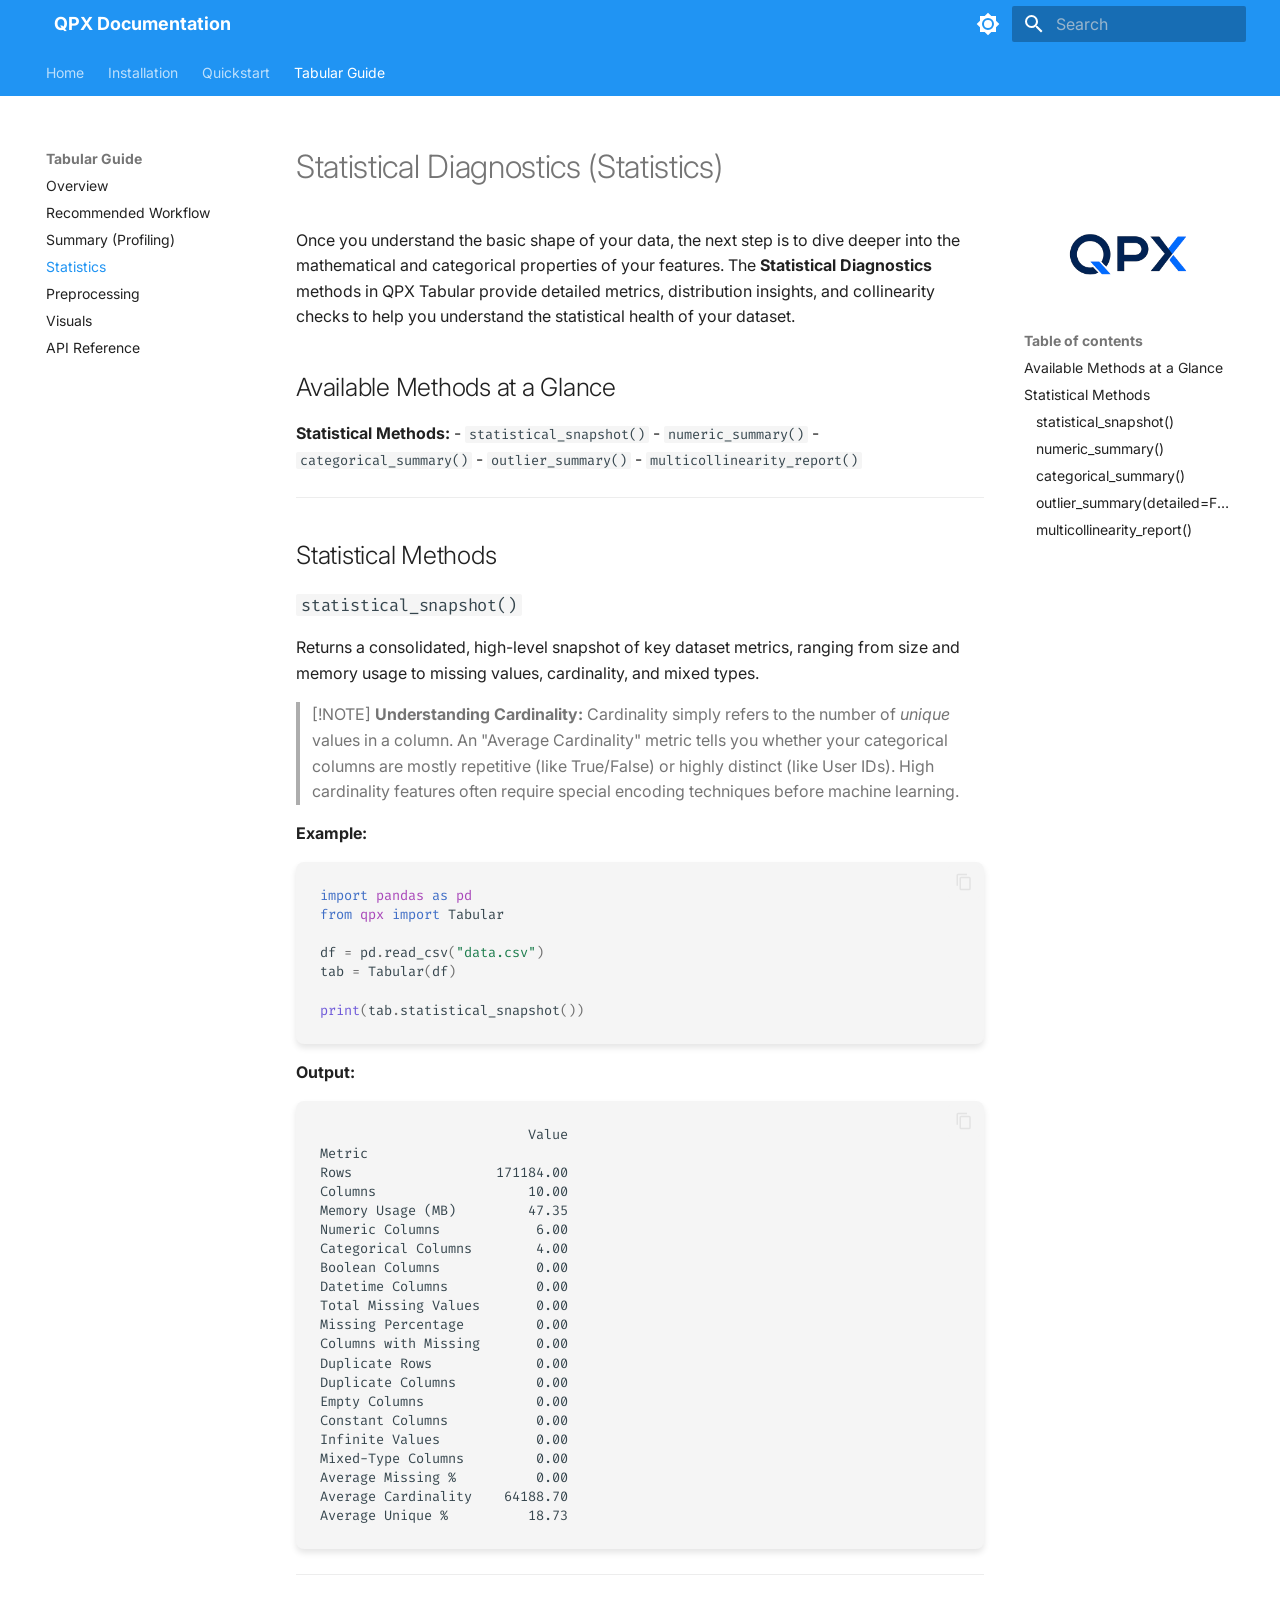
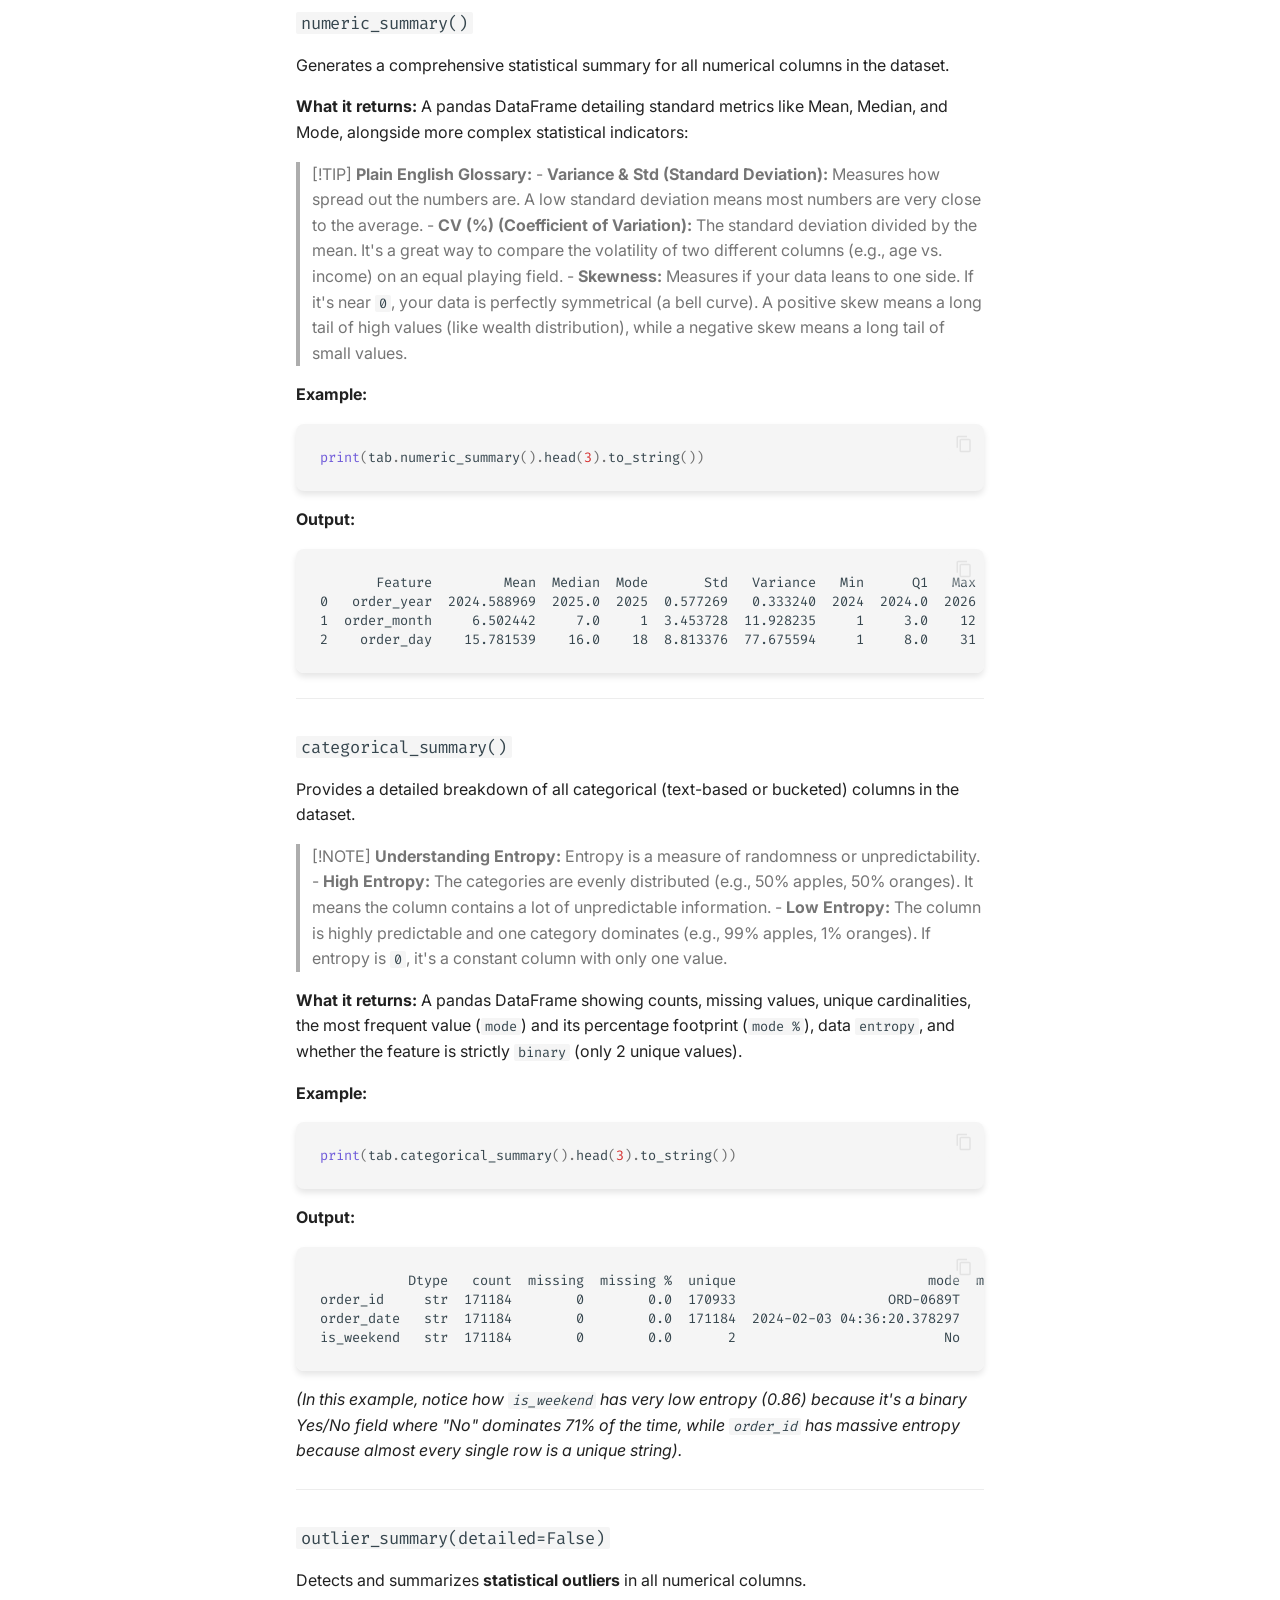
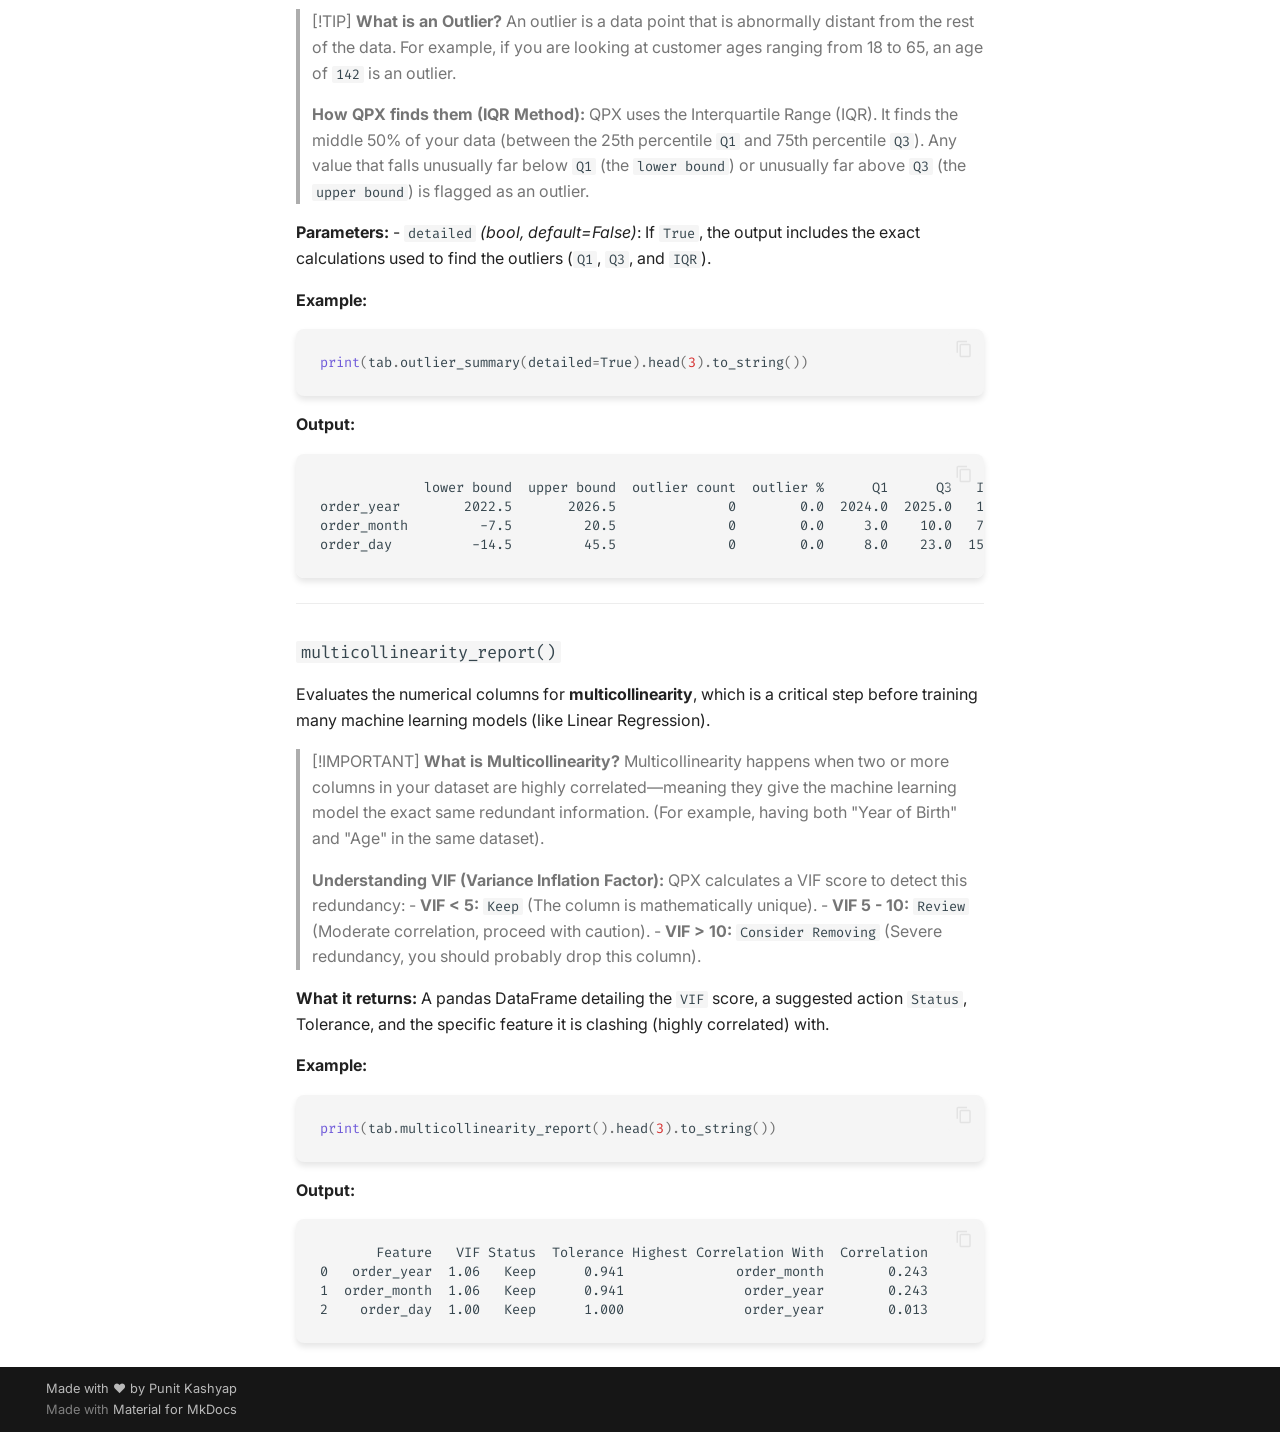
<file: user_guide/tabular/statistics/index.html>
<!doctype html>
<html lang="en" class="no-js">
  <head>
    
      <meta charset="utf-8">
      <meta name="viewport" content="width=device-width,initial-scale=1">
      
        <meta name="description" content="Automated Data Processing Toolkit">
      
      
        <meta name="author" content="Punit Kashyap">
      
      
      
        <link rel="prev" href="../summary/">
      
      
        <link rel="next" href="../preprocessing/">
      
      
        
      
      
      <link rel="icon" href="../../../assets/qpx_logo.png">
      <meta name="generator" content="mkdocs-1.6.1, mkdocs-material-9.7.6">
    
    
      
        <title>Statistics - QPX Documentation</title>
      
    
    
      <link rel="stylesheet" href="../../../assets/stylesheets/main.484c7ddc.min.css">
      
        
        <link rel="stylesheet" href="../../../assets/stylesheets/palette.ab4e12ef.min.css">
      
      


    
    
      
    
    
      
        
        
        <link rel="preconnect" href="https://fonts.gstatic.com" crossorigin>
        <link rel="stylesheet" href="https://fonts.googleapis.com/css?family=Inter:300,300i,400,400i,700,700i%7CFira+Code:400,400i,700,700i&display=fallback">
        <style>:root{--md-text-font:"Inter";--md-code-font:"Fira Code"}</style>
      
    
    
      <link rel="stylesheet" href="../../../stylesheets/extra.css">
    
    <script>__md_scope=new URL("../../..",location),__md_hash=e=>[...e].reduce(((e,_)=>(e<<5)-e+_.charCodeAt(0)),0),__md_get=(e,_=localStorage,t=__md_scope)=>JSON.parse(_.getItem(t.pathname+"."+e)),__md_set=(e,_,t=localStorage,a=__md_scope)=>{try{t.setItem(a.pathname+"."+e,JSON.stringify(_))}catch(e){}}</script>
    
      

    
    
  </head>
  
  
    
    
      
    
    
    
    
    <body dir="ltr" data-md-color-scheme="default" data-md-color-primary="blue" data-md-color-accent="light-blue">
  
    
    <input class="md-toggle" data-md-toggle="drawer" type="checkbox" id="__drawer" autocomplete="off">
    <input class="md-toggle" data-md-toggle="search" type="checkbox" id="__search" autocomplete="off">
    <label class="md-overlay" for="__drawer"></label>
    <div data-md-component="skip">
      
        
        <a href="#statistical-diagnostics-statistics" class="md-skip">
          Skip to content
        </a>
      
    </div>
    <div data-md-component="announce">
      
    </div>
    
    
      

<header class="md-header" data-md-component="header">
  <nav class="md-header__inner md-grid" aria-label="Header">
    <a href="../../.." title="QPX Documentation" class="md-header__button md-logo" aria-label="QPX Documentation" data-md-component="logo">
      
  <img src="../../../assets/qpx_logo.png" alt="logo">

    </a>
    <label class="md-header__button md-icon" for="__drawer">
      
      <svg xmlns="http://www.w3.org/2000/svg" viewBox="0 0 24 24"><path d="M3 6h18v2H3zm0 5h18v2H3zm0 5h18v2H3z"/></svg>
    </label>
    <div class="md-header__title" data-md-component="header-title">
      <div class="md-header__ellipsis">
        <div class="md-header__topic">
          <span class="md-ellipsis">
            QPX Documentation
          </span>
        </div>
        <div class="md-header__topic" data-md-component="header-topic">
          <span class="md-ellipsis">
            
              Statistics
            
          </span>
        </div>
      </div>
    </div>
    
      
        <form class="md-header__option" data-md-component="palette">
  
    
    
    
    <input class="md-option" data-md-color-media="(prefers-color-scheme: light)" data-md-color-scheme="default" data-md-color-primary="blue" data-md-color-accent="light-blue"  aria-label="Switch to dark mode"  type="radio" name="__palette" id="__palette_0">
    
      <label class="md-header__button md-icon" title="Switch to dark mode" for="__palette_1" hidden>
        <svg xmlns="http://www.w3.org/2000/svg" viewBox="0 0 24 24"><path d="M12 8a4 4 0 0 0-4 4 4 4 0 0 0 4 4 4 4 0 0 0 4-4 4 4 0 0 0-4-4m0 10a6 6 0 0 1-6-6 6 6 0 0 1 6-6 6 6 0 0 1 6 6 6 6 0 0 1-6 6m8-9.31V4h-4.69L12 .69 8.69 4H4v4.69L.69 12 4 15.31V20h4.69L12 23.31 15.31 20H20v-4.69L23.31 12z"/></svg>
      </label>
    
  
    
    
    
    <input class="md-option" data-md-color-media="(prefers-color-scheme: dark)" data-md-color-scheme="slate" data-md-color-primary="blue" data-md-color-accent="light-blue"  aria-label="Switch to light mode"  type="radio" name="__palette" id="__palette_1">
    
      <label class="md-header__button md-icon" title="Switch to light mode" for="__palette_0" hidden>
        <svg xmlns="http://www.w3.org/2000/svg" viewBox="0 0 24 24"><path d="M12 18c-.89 0-1.74-.2-2.5-.55C11.56 16.5 13 14.42 13 12s-1.44-4.5-3.5-5.45C10.26 6.2 11.11 6 12 6a6 6 0 0 1 6 6 6 6 0 0 1-6 6m8-9.31V4h-4.69L12 .69 8.69 4H4v4.69L.69 12 4 15.31V20h4.69L12 23.31 15.31 20H20v-4.69L23.31 12z"/></svg>
      </label>
    
  
</form>
      
    
    
      <script>var palette=__md_get("__palette");if(palette&&palette.color){if("(prefers-color-scheme)"===palette.color.media){var media=matchMedia("(prefers-color-scheme: light)"),input=document.querySelector(media.matches?"[data-md-color-media='(prefers-color-scheme: light)']":"[data-md-color-media='(prefers-color-scheme: dark)']");palette.color.media=input.getAttribute("data-md-color-media"),palette.color.scheme=input.getAttribute("data-md-color-scheme"),palette.color.primary=input.getAttribute("data-md-color-primary"),palette.color.accent=input.getAttribute("data-md-color-accent")}for(var[key,value]of Object.entries(palette.color))document.body.setAttribute("data-md-color-"+key,value)}</script>
    
    
    
      
      
        <label class="md-header__button md-icon" for="__search">
          
          <svg xmlns="http://www.w3.org/2000/svg" viewBox="0 0 24 24"><path d="M9.5 3A6.5 6.5 0 0 1 16 9.5c0 1.61-.59 3.09-1.56 4.23l.27.27h.79l5 5-1.5 1.5-5-5v-.79l-.27-.27A6.52 6.52 0 0 1 9.5 16 6.5 6.5 0 0 1 3 9.5 6.5 6.5 0 0 1 9.5 3m0 2C7 5 5 7 5 9.5S7 14 9.5 14 14 12 14 9.5 12 5 9.5 5"/></svg>
        </label>
        <div class="md-search" data-md-component="search" role="dialog">
  <label class="md-search__overlay" for="__search"></label>
  <div class="md-search__inner" role="search">
    <form class="md-search__form" name="search">
      <input type="text" class="md-search__input" name="query" aria-label="Search" placeholder="Search" autocapitalize="off" autocorrect="off" autocomplete="off" spellcheck="false" data-md-component="search-query" required>
      <label class="md-search__icon md-icon" for="__search">
        
        <svg xmlns="http://www.w3.org/2000/svg" viewBox="0 0 24 24"><path d="M9.5 3A6.5 6.5 0 0 1 16 9.5c0 1.61-.59 3.09-1.56 4.23l.27.27h.79l5 5-1.5 1.5-5-5v-.79l-.27-.27A6.52 6.52 0 0 1 9.5 16 6.5 6.5 0 0 1 3 9.5 6.5 6.5 0 0 1 9.5 3m0 2C7 5 5 7 5 9.5S7 14 9.5 14 14 12 14 9.5 12 5 9.5 5"/></svg>
        
        <svg xmlns="http://www.w3.org/2000/svg" viewBox="0 0 24 24"><path d="M20 11v2H8l5.5 5.5-1.42 1.42L4.16 12l7.92-7.92L13.5 5.5 8 11z"/></svg>
      </label>
      <nav class="md-search__options" aria-label="Search">
        
          <a href="javascript:void(0)" class="md-search__icon md-icon" title="Share" aria-label="Share" data-clipboard data-clipboard-text="" data-md-component="search-share" tabindex="-1">
            
            <svg xmlns="http://www.w3.org/2000/svg" viewBox="0 0 24 24"><path d="M18 16.08c-.76 0-1.44.3-1.96.77L8.91 12.7c.05-.23.09-.46.09-.7s-.04-.47-.09-.7l7.05-4.11c.54.5 1.25.81 2.04.81a3 3 0 0 0 3-3 3 3 0 0 0-3-3 3 3 0 0 0-3 3c0 .24.04.47.09.7L8.04 9.81C7.5 9.31 6.79 9 6 9a3 3 0 0 0-3 3 3 3 0 0 0 3 3c.79 0 1.5-.31 2.04-.81l7.12 4.15c-.05.21-.08.43-.08.66 0 1.61 1.31 2.91 2.92 2.91s2.92-1.3 2.92-2.91A2.92 2.92 0 0 0 18 16.08"/></svg>
          </a>
        
        <button type="reset" class="md-search__icon md-icon" title="Clear" aria-label="Clear" tabindex="-1">
          
          <svg xmlns="http://www.w3.org/2000/svg" viewBox="0 0 24 24"><path d="M19 6.41 17.59 5 12 10.59 6.41 5 5 6.41 10.59 12 5 17.59 6.41 19 12 13.41 17.59 19 19 17.59 13.41 12z"/></svg>
        </button>
      </nav>
      
        <div class="md-search__suggest" data-md-component="search-suggest"></div>
      
    </form>
    <div class="md-search__output">
      <div class="md-search__scrollwrap" tabindex="0" data-md-scrollfix>
        <div class="md-search-result" data-md-component="search-result">
          <div class="md-search-result__meta">
            Initializing search
          </div>
          <ol class="md-search-result__list" role="presentation"></ol>
        </div>
      </div>
    </div>
  </div>
</div>
      
    
    
  </nav>
  
</header>
    
    <div class="md-container" data-md-component="container">
      
      
        
          
            
<nav class="md-tabs" aria-label="Tabs" data-md-component="tabs">
  <div class="md-grid">
    <ul class="md-tabs__list">
      
        
  
  
  
  
    <li class="md-tabs__item">
      <a href="../../.." class="md-tabs__link">
        
  
  
    
  
  Home

      </a>
    </li>
  

      
        
  
  
  
  
    <li class="md-tabs__item">
      <a href="../../../installation/" class="md-tabs__link">
        
  
  
    
  
  Installation

      </a>
    </li>
  

      
        
  
  
  
  
    <li class="md-tabs__item">
      <a href="../../../quickstart/" class="md-tabs__link">
        
  
  
    
  
  Quickstart

      </a>
    </li>
  

      
        
  
  
  
    
  
  
    
    
      <li class="md-tabs__item md-tabs__item--active">
        <a href="../overview/" class="md-tabs__link">
          
  
  
  Tabular Guide

        </a>
      </li>
    
  

      
    </ul>
  </div>
</nav>
          
        
      
      <main class="md-main" data-md-component="main">
        <div class="md-main__inner md-grid">
          
  
    
    <div class="md-sidebar md-sidebar--primary" data-md-component="sidebar" data-md-type="navigation" >
      <div class="md-sidebar__scrollwrap">
        <div class="md-sidebar__inner">
          


  


<nav class="md-nav md-nav--primary md-nav--lifted" aria-label="Navigation" data-md-level="0">
  <label class="md-nav__title" for="__drawer">
    <a href="../../.." title="QPX Documentation" class="md-nav__button md-logo" aria-label="QPX Documentation" data-md-component="logo">
      
  <img src="../../../assets/qpx_logo.png" alt="logo">

    </a>
    QPX Documentation
  </label>
  
  <ul class="md-nav__list" data-md-scrollfix>
    
      
      
  
  
  
  
    <li class="md-nav__item">
      <a href="../../.." class="md-nav__link">
        
  
  
  <span class="md-ellipsis">
    
  
    Home
  

    
  </span>
  
  

      </a>
    </li>
  

    
      
      
  
  
  
  
    <li class="md-nav__item">
      <a href="../../../installation/" class="md-nav__link">
        
  
  
  <span class="md-ellipsis">
    
  
    Installation
  

    
  </span>
  
  

      </a>
    </li>
  

    
      
      
  
  
  
  
    <li class="md-nav__item">
      <a href="../../../quickstart/" class="md-nav__link">
        
  
  
  <span class="md-ellipsis">
    
  
    Quickstart
  

    
  </span>
  
  

      </a>
    </li>
  

    
      
      
  
  
    
  
  
  
    
    
    
    
      
        
        
      
      
        
      
    
    
    <li class="md-nav__item md-nav__item--active md-nav__item--section md-nav__item--nested">
      
        
        
        <input class="md-nav__toggle md-toggle " type="checkbox" id="__nav_4" checked>
        
          
          <label class="md-nav__link" for="__nav_4" id="__nav_4_label" tabindex="">
            
  
  
  <span class="md-ellipsis">
    
  
    Tabular Guide
  

    
  </span>
  
  

            <span class="md-nav__icon md-icon"></span>
          </label>
        
        <nav class="md-nav" data-md-level="1" aria-labelledby="__nav_4_label" aria-expanded="true">
          <label class="md-nav__title" for="__nav_4">
            <span class="md-nav__icon md-icon"></span>
            
  
    Tabular Guide
  

          </label>
          <ul class="md-nav__list" data-md-scrollfix>
            
              
                
  
  
  
  
    <li class="md-nav__item">
      <a href="../overview/" class="md-nav__link">
        
  
  
  <span class="md-ellipsis">
    
  
    Overview
  

    
  </span>
  
  

      </a>
    </li>
  

              
            
              
                
  
  
  
  
    <li class="md-nav__item">
      <a href="../workflow/" class="md-nav__link">
        
  
  
  <span class="md-ellipsis">
    
  
    Recommended Workflow
  

    
  </span>
  
  

      </a>
    </li>
  

              
            
              
                
  
  
  
  
    <li class="md-nav__item">
      <a href="../summary/" class="md-nav__link">
        
  
  
  <span class="md-ellipsis">
    
  
    Summary (Profiling)
  

    
  </span>
  
  

      </a>
    </li>
  

              
            
              
                
  
  
    
  
  
  
    <li class="md-nav__item md-nav__item--active">
      
      <input class="md-nav__toggle md-toggle" type="checkbox" id="__toc">
      
      
        
      
      
        <label class="md-nav__link md-nav__link--active" for="__toc">
          
  
  
  <span class="md-ellipsis">
    
  
    Statistics
  

    
  </span>
  
  

          <span class="md-nav__icon md-icon"></span>
        </label>
      
      <a href="./" class="md-nav__link md-nav__link--active">
        
  
  
  <span class="md-ellipsis">
    
  
    Statistics
  

    
  </span>
  
  

      </a>
      
        

<nav class="md-nav md-nav--secondary" aria-label="Table of contents">
  
  
  
    
  
  
    <label class="md-nav__title" for="__toc">
      <span class="md-nav__icon md-icon"></span>
      Table of contents
    </label>
    <ul class="md-nav__list" data-md-component="toc" data-md-scrollfix>
      
        <li class="md-nav__item">
  <a href="#available-methods-at-a-glance" class="md-nav__link">
    <span class="md-ellipsis">
      
        Available Methods at a Glance
      
    </span>
  </a>
  
</li>
      
        <li class="md-nav__item">
  <a href="#statistical-methods" class="md-nav__link">
    <span class="md-ellipsis">
      
        Statistical Methods
      
    </span>
  </a>
  
    <nav class="md-nav" aria-label="Statistical Methods">
      <ul class="md-nav__list">
        
          <li class="md-nav__item">
  <a href="#statistical_snapshot" class="md-nav__link">
    <span class="md-ellipsis">
      
        statistical_snapshot()
      
    </span>
  </a>
  
</li>
        
          <li class="md-nav__item">
  <a href="#numeric_summary" class="md-nav__link">
    <span class="md-ellipsis">
      
        numeric_summary()
      
    </span>
  </a>
  
</li>
        
          <li class="md-nav__item">
  <a href="#categorical_summary" class="md-nav__link">
    <span class="md-ellipsis">
      
        categorical_summary()
      
    </span>
  </a>
  
</li>
        
          <li class="md-nav__item">
  <a href="#outlier_summarydetailedfalse" class="md-nav__link">
    <span class="md-ellipsis">
      
        outlier_summary(detailed=False)
      
    </span>
  </a>
  
</li>
        
          <li class="md-nav__item">
  <a href="#multicollinearity_report" class="md-nav__link">
    <span class="md-ellipsis">
      
        multicollinearity_report()
      
    </span>
  </a>
  
</li>
        
      </ul>
    </nav>
  
</li>
      
    </ul>
  
</nav>
      
    </li>
  

              
            
              
                
  
  
  
  
    <li class="md-nav__item">
      <a href="../preprocessing/" class="md-nav__link">
        
  
  
  <span class="md-ellipsis">
    
  
    Preprocessing
  

    
  </span>
  
  

      </a>
    </li>
  

              
            
              
                
  
  
  
  
    <li class="md-nav__item">
      <a href="../visuals/" class="md-nav__link">
        
  
  
  <span class="md-ellipsis">
    
  
    Visuals
  

    
  </span>
  
  

      </a>
    </li>
  

              
            
              
                
  
  
  
  
    <li class="md-nav__item">
      <a href="../api_reference/" class="md-nav__link">
        
  
  
  <span class="md-ellipsis">
    
  
    API Reference
  

    
  </span>
  
  

      </a>
    </li>
  

              
            
          </ul>
        </nav>
      
    </li>
  

    
  </ul>
</nav>
        </div>
      </div>
    </div>
  
  
    
    <div class="md-sidebar md-sidebar--secondary" data-md-component="sidebar" data-md-type="toc" >
      <div class="md-sidebar__scrollwrap">
        <div class="md-sidebar__inner">
          <!-- Inject logo directly into the secondary sidebar container -->
          <div style="text-align: center; padding: 1.5rem 1rem 0 1rem;">
            <a href="../../..">
              <img src="../../../assets/qpx_logo.png" alt="QPX Logo" style="max-width: 150px; height: auto;">
            </a>
          </div>
          

<nav class="md-nav md-nav--secondary" aria-label="Table of contents">
  
  
  
    
  
  
    <label class="md-nav__title" for="__toc">
      <span class="md-nav__icon md-icon"></span>
      Table of contents
    </label>
    <ul class="md-nav__list" data-md-component="toc" data-md-scrollfix>
      
        <li class="md-nav__item">
  <a href="#available-methods-at-a-glance" class="md-nav__link">
    <span class="md-ellipsis">
      
        Available Methods at a Glance
      
    </span>
  </a>
  
</li>
      
        <li class="md-nav__item">
  <a href="#statistical-methods" class="md-nav__link">
    <span class="md-ellipsis">
      
        Statistical Methods
      
    </span>
  </a>
  
    <nav class="md-nav" aria-label="Statistical Methods">
      <ul class="md-nav__list">
        
          <li class="md-nav__item">
  <a href="#statistical_snapshot" class="md-nav__link">
    <span class="md-ellipsis">
      
        statistical_snapshot()
      
    </span>
  </a>
  
</li>
        
          <li class="md-nav__item">
  <a href="#numeric_summary" class="md-nav__link">
    <span class="md-ellipsis">
      
        numeric_summary()
      
    </span>
  </a>
  
</li>
        
          <li class="md-nav__item">
  <a href="#categorical_summary" class="md-nav__link">
    <span class="md-ellipsis">
      
        categorical_summary()
      
    </span>
  </a>
  
</li>
        
          <li class="md-nav__item">
  <a href="#outlier_summarydetailedfalse" class="md-nav__link">
    <span class="md-ellipsis">
      
        outlier_summary(detailed=False)
      
    </span>
  </a>
  
</li>
        
          <li class="md-nav__item">
  <a href="#multicollinearity_report" class="md-nav__link">
    <span class="md-ellipsis">
      
        multicollinearity_report()
      
    </span>
  </a>
  
</li>
        
      </ul>
    </nav>
  
</li>
      
    </ul>
  
</nav>
        </div>
      </div>
    </div>
  

          
            <div class="md-content" data-md-component="content">
              
              <article class="md-content__inner md-typeset">
                
                  



<h1 id="statistical-diagnostics-statistics">Statistical Diagnostics (Statistics)</h1>
<p>Once you understand the basic shape of your data, the next step is to dive deeper into the mathematical and categorical properties of your features. The <strong>Statistical Diagnostics</strong> methods in QPX Tabular provide detailed metrics, distribution insights, and collinearity checks to help you understand the statistical health of your dataset.</p>
<h2 id="available-methods-at-a-glance">Available Methods at a Glance</h2>
<p><strong>Statistical Methods:</strong>
- <code>statistical_snapshot()</code>
- <code>numeric_summary()</code>
- <code>categorical_summary()</code>
- <code>outlier_summary()</code>
- <code>multicollinearity_report()</code></p>
<hr />
<h2 id="statistical-methods">Statistical Methods</h2>
<h3 id="statistical_snapshot"><code>statistical_snapshot()</code></h3>
<p>Returns a consolidated, high-level snapshot of key dataset metrics, ranging from size and memory usage to missing values, cardinality, and mixed types.</p>
<blockquote>
<p>[!NOTE] 
<strong>Understanding Cardinality:</strong> Cardinality simply refers to the number of <em>unique</em> values in a column. An "Average Cardinality" metric tells you whether your categorical columns are mostly repetitive (like True/False) or highly distinct (like User IDs). High cardinality features often require special encoding techniques before machine learning.</p>
</blockquote>
<p><strong>Example:</strong>
<div class="language-python highlight"><pre><span></span><code><span id="__span-0-1"><a id="__codelineno-0-1" name="__codelineno-0-1" href="#__codelineno-0-1"></a><span class="kn">import</span><span class="w"> </span><span class="nn">pandas</span><span class="w"> </span><span class="k">as</span><span class="w"> </span><span class="nn">pd</span>
</span><span id="__span-0-2"><a id="__codelineno-0-2" name="__codelineno-0-2" href="#__codelineno-0-2"></a><span class="kn">from</span><span class="w"> </span><span class="nn">qpx</span><span class="w"> </span><span class="kn">import</span> <span class="n">Tabular</span>
</span><span id="__span-0-3"><a id="__codelineno-0-3" name="__codelineno-0-3" href="#__codelineno-0-3"></a>
</span><span id="__span-0-4"><a id="__codelineno-0-4" name="__codelineno-0-4" href="#__codelineno-0-4"></a><span class="n">df</span> <span class="o">=</span> <span class="n">pd</span><span class="o">.</span><span class="n">read_csv</span><span class="p">(</span><span class="s2">&quot;data.csv&quot;</span><span class="p">)</span>
</span><span id="__span-0-5"><a id="__codelineno-0-5" name="__codelineno-0-5" href="#__codelineno-0-5"></a><span class="n">tab</span> <span class="o">=</span> <span class="n">Tabular</span><span class="p">(</span><span class="n">df</span><span class="p">)</span>
</span><span id="__span-0-6"><a id="__codelineno-0-6" name="__codelineno-0-6" href="#__codelineno-0-6"></a>
</span><span id="__span-0-7"><a id="__codelineno-0-7" name="__codelineno-0-7" href="#__codelineno-0-7"></a><span class="nb">print</span><span class="p">(</span><span class="n">tab</span><span class="o">.</span><span class="n">statistical_snapshot</span><span class="p">())</span>
</span></code></pre></div>
<strong>Output:</strong>
<div class="language-text highlight"><pre><span></span><code><span id="__span-1-1"><a id="__codelineno-1-1" name="__codelineno-1-1" href="#__codelineno-1-1"></a>                          Value
</span><span id="__span-1-2"><a id="__codelineno-1-2" name="__codelineno-1-2" href="#__codelineno-1-2"></a>Metric                         
</span><span id="__span-1-3"><a id="__codelineno-1-3" name="__codelineno-1-3" href="#__codelineno-1-3"></a>Rows                  171184.00
</span><span id="__span-1-4"><a id="__codelineno-1-4" name="__codelineno-1-4" href="#__codelineno-1-4"></a>Columns                   10.00
</span><span id="__span-1-5"><a id="__codelineno-1-5" name="__codelineno-1-5" href="#__codelineno-1-5"></a>Memory Usage (MB)         47.35
</span><span id="__span-1-6"><a id="__codelineno-1-6" name="__codelineno-1-6" href="#__codelineno-1-6"></a>Numeric Columns            6.00
</span><span id="__span-1-7"><a id="__codelineno-1-7" name="__codelineno-1-7" href="#__codelineno-1-7"></a>Categorical Columns        4.00
</span><span id="__span-1-8"><a id="__codelineno-1-8" name="__codelineno-1-8" href="#__codelineno-1-8"></a>Boolean Columns            0.00
</span><span id="__span-1-9"><a id="__codelineno-1-9" name="__codelineno-1-9" href="#__codelineno-1-9"></a>Datetime Columns           0.00
</span><span id="__span-1-10"><a id="__codelineno-1-10" name="__codelineno-1-10" href="#__codelineno-1-10"></a>Total Missing Values       0.00
</span><span id="__span-1-11"><a id="__codelineno-1-11" name="__codelineno-1-11" href="#__codelineno-1-11"></a>Missing Percentage         0.00
</span><span id="__span-1-12"><a id="__codelineno-1-12" name="__codelineno-1-12" href="#__codelineno-1-12"></a>Columns with Missing       0.00
</span><span id="__span-1-13"><a id="__codelineno-1-13" name="__codelineno-1-13" href="#__codelineno-1-13"></a>Duplicate Rows             0.00
</span><span id="__span-1-14"><a id="__codelineno-1-14" name="__codelineno-1-14" href="#__codelineno-1-14"></a>Duplicate Columns          0.00
</span><span id="__span-1-15"><a id="__codelineno-1-15" name="__codelineno-1-15" href="#__codelineno-1-15"></a>Empty Columns              0.00
</span><span id="__span-1-16"><a id="__codelineno-1-16" name="__codelineno-1-16" href="#__codelineno-1-16"></a>Constant Columns           0.00
</span><span id="__span-1-17"><a id="__codelineno-1-17" name="__codelineno-1-17" href="#__codelineno-1-17"></a>Infinite Values            0.00
</span><span id="__span-1-18"><a id="__codelineno-1-18" name="__codelineno-1-18" href="#__codelineno-1-18"></a>Mixed-Type Columns         0.00
</span><span id="__span-1-19"><a id="__codelineno-1-19" name="__codelineno-1-19" href="#__codelineno-1-19"></a>Average Missing %          0.00
</span><span id="__span-1-20"><a id="__codelineno-1-20" name="__codelineno-1-20" href="#__codelineno-1-20"></a>Average Cardinality    64188.70
</span><span id="__span-1-21"><a id="__codelineno-1-21" name="__codelineno-1-21" href="#__codelineno-1-21"></a>Average Unique %          18.73
</span></code></pre></div></p>
<hr />
<h3 id="numeric_summary"><code>numeric_summary()</code></h3>
<p>Generates a comprehensive statistical summary for all numerical columns in the dataset. </p>
<p><strong>What it returns:</strong>
A pandas DataFrame detailing standard metrics like Mean, Median, and Mode, alongside more complex statistical indicators:</p>
<blockquote>
<p>[!TIP]
<strong>Plain English Glossary:</strong>
- <strong>Variance &amp; Std (Standard Deviation):</strong> Measures how spread out the numbers are. A low standard deviation means most numbers are very close to the average.
- <strong>CV (%) (Coefficient of Variation):</strong> The standard deviation divided by the mean. It's a great way to compare the volatility of two different columns (e.g., age vs. income) on an equal playing field.
- <strong>Skewness:</strong> Measures if your data leans to one side. If it's near <code>0</code>, your data is perfectly symmetrical (a bell curve). A positive skew means a long tail of high values (like wealth distribution), while a negative skew means a long tail of small values.</p>
</blockquote>
<p><strong>Example:</strong>
<div class="language-python highlight"><pre><span></span><code><span id="__span-2-1"><a id="__codelineno-2-1" name="__codelineno-2-1" href="#__codelineno-2-1"></a><span class="nb">print</span><span class="p">(</span><span class="n">tab</span><span class="o">.</span><span class="n">numeric_summary</span><span class="p">()</span><span class="o">.</span><span class="n">head</span><span class="p">(</span><span class="mi">3</span><span class="p">)</span><span class="o">.</span><span class="n">to_string</span><span class="p">())</span>
</span></code></pre></div>
<strong>Output:</strong>
<div class="language-text highlight"><pre><span></span><code><span id="__span-3-1"><a id="__codelineno-3-1" name="__codelineno-3-1" href="#__codelineno-3-1"></a>       Feature         Mean  Median  Mode       Std   Variance   Min      Q1   Max  Range     CV (%)  Skewness
</span><span id="__span-3-2"><a id="__codelineno-3-2" name="__codelineno-3-2" href="#__codelineno-3-2"></a>0   order_year  2024.588969  2025.0  2025  0.577269   0.333240  2024  2024.0  2026      2   0.028513  0.360380
</span><span id="__span-3-3"><a id="__codelineno-3-3" name="__codelineno-3-3" href="#__codelineno-3-3"></a>1  order_month     6.502442     7.0     1  3.453728  11.928235     1     3.0    12     11  53.114318 -0.003755
</span><span id="__span-3-4"><a id="__codelineno-3-4" name="__codelineno-3-4" href="#__codelineno-3-4"></a>2    order_day    15.781539    16.0    18  8.813376  77.675594     1     8.0    31     30  55.846111  0.000365
</span></code></pre></div></p>
<hr />
<h3 id="categorical_summary"><code>categorical_summary()</code></h3>
<p>Provides a detailed breakdown of all categorical (text-based or bucketed) columns in the dataset.</p>
<blockquote>
<p>[!NOTE] 
<strong>Understanding Entropy:</strong> Entropy is a measure of randomness or unpredictability. 
- <strong>High Entropy:</strong> The categories are evenly distributed (e.g., 50% apples, 50% oranges). It means the column contains a lot of unpredictable information.
- <strong>Low Entropy:</strong> The column is highly predictable and one category dominates (e.g., 99% apples, 1% oranges). If entropy is <code>0</code>, it's a constant column with only one value.</p>
</blockquote>
<p><strong>What it returns:</strong>
A pandas DataFrame showing counts, missing values, unique cardinalities, the most frequent value (<code>mode</code>) and its percentage footprint (<code>mode %</code>), data <code>entropy</code>, and whether the feature is strictly <code>binary</code> (only 2 unique values).</p>
<p><strong>Example:</strong>
<div class="language-python highlight"><pre><span></span><code><span id="__span-4-1"><a id="__codelineno-4-1" name="__codelineno-4-1" href="#__codelineno-4-1"></a><span class="nb">print</span><span class="p">(</span><span class="n">tab</span><span class="o">.</span><span class="n">categorical_summary</span><span class="p">()</span><span class="o">.</span><span class="n">head</span><span class="p">(</span><span class="mi">3</span><span class="p">)</span><span class="o">.</span><span class="n">to_string</span><span class="p">())</span>
</span></code></pre></div>
<strong>Output:</strong>
<div class="language-text highlight"><pre><span></span><code><span id="__span-5-1"><a id="__codelineno-5-1" name="__codelineno-5-1" href="#__codelineno-5-1"></a>           Dtype   count  missing  missing %  unique                        mode  mode %    entropy  binary
</span><span id="__span-5-2"><a id="__codelineno-5-2" name="__codelineno-5-2" href="#__codelineno-5-2"></a>order_id     str  171184        0        0.0  170933                   ORD-0689T    0.00  17.382256   False
</span><span id="__span-5-3"><a id="__codelineno-5-3" name="__codelineno-5-3" href="#__codelineno-5-3"></a>order_date   str  171184        0        0.0  171184  2024-02-03 04:36:20.378297    0.00  17.385188   False
</span><span id="__span-5-4"><a id="__codelineno-5-4" name="__codelineno-5-4" href="#__codelineno-5-4"></a>is_weekend   str  171184        0        0.0       2                          No   71.24   0.865635    True
</span></code></pre></div>
<em>(In this example, notice how <code>is_weekend</code> has very low entropy (0.86) because it's a binary Yes/No field where "No" dominates 71% of the time, while <code>order_id</code> has massive entropy because almost every single row is a unique string).</em></p>
<hr />
<h3 id="outlier_summarydetailedfalse"><code>outlier_summary(detailed=False)</code></h3>
<p>Detects and summarizes <strong>statistical outliers</strong> in all numerical columns.</p>
<blockquote>
<p>[!TIP]
<strong>What is an Outlier?</strong> An outlier is a data point that is abnormally distant from the rest of the data. For example, if you are looking at customer ages ranging from 18 to 65, an age of <code>142</code> is an outlier.</p>
<p><strong>How QPX finds them (IQR Method):</strong> 
QPX uses the Interquartile Range (IQR). It finds the middle 50% of your data (between the 25th percentile <code>Q1</code> and 75th percentile <code>Q3</code>). Any value that falls unusually far below <code>Q1</code> (the <code>lower bound</code>) or unusually far above <code>Q3</code> (the <code>upper bound</code>) is flagged as an outlier.</p>
</blockquote>
<p><strong>Parameters:</strong>
- <code>detailed</code> <em>(bool, default=False)</em>: If <code>True</code>, the output includes the exact calculations used to find the outliers (<code>Q1</code>, <code>Q3</code>, and <code>IQR</code>).</p>
<p><strong>Example:</strong>
<div class="language-python highlight"><pre><span></span><code><span id="__span-6-1"><a id="__codelineno-6-1" name="__codelineno-6-1" href="#__codelineno-6-1"></a><span class="nb">print</span><span class="p">(</span><span class="n">tab</span><span class="o">.</span><span class="n">outlier_summary</span><span class="p">(</span><span class="n">detailed</span><span class="o">=</span><span class="kc">True</span><span class="p">)</span><span class="o">.</span><span class="n">head</span><span class="p">(</span><span class="mi">3</span><span class="p">)</span><span class="o">.</span><span class="n">to_string</span><span class="p">())</span>
</span></code></pre></div>
<strong>Output:</strong>
<div class="language-text highlight"><pre><span></span><code><span id="__span-7-1"><a id="__codelineno-7-1" name="__codelineno-7-1" href="#__codelineno-7-1"></a>             lower bound  upper bound  outlier count  outlier %      Q1      Q3   IQR
</span><span id="__span-7-2"><a id="__codelineno-7-2" name="__codelineno-7-2" href="#__codelineno-7-2"></a>order_year        2022.5       2026.5              0        0.0  2024.0  2025.0   1.0
</span><span id="__span-7-3"><a id="__codelineno-7-3" name="__codelineno-7-3" href="#__codelineno-7-3"></a>order_month         -7.5         20.5              0        0.0     3.0    10.0   7.0
</span><span id="__span-7-4"><a id="__codelineno-7-4" name="__codelineno-7-4" href="#__codelineno-7-4"></a>order_day          -14.5         45.5              0        0.0     8.0    23.0  15.0
</span></code></pre></div></p>
<hr />
<h3 id="multicollinearity_report"><code>multicollinearity_report()</code></h3>
<p>Evaluates the numerical columns for <strong>multicollinearity</strong>, which is a critical step before training many machine learning models (like Linear Regression).</p>
<blockquote>
<p>[!IMPORTANT]
<strong>What is Multicollinearity?</strong> Multicollinearity happens when two or more columns in your dataset are highly correlated—meaning they give the machine learning model the exact same redundant information. (For example, having both "Year of Birth" and "Age" in the same dataset).</p>
<p><strong>Understanding VIF (Variance Inflation Factor):</strong>
QPX calculates a VIF score to detect this redundancy:
- <strong>VIF &lt; 5:</strong> <code>Keep</code> (The column is mathematically unique).
- <strong>VIF 5 - 10:</strong> <code>Review</code> (Moderate correlation, proceed with caution).
- <strong>VIF &gt; 10:</strong> <code>Consider Removing</code> (Severe redundancy, you should probably drop this column).</p>
</blockquote>
<p><strong>What it returns:</strong>
A pandas DataFrame detailing the <code>VIF</code> score, a suggested action <code>Status</code>, Tolerance, and the specific feature it is clashing (highly correlated) with.</p>
<p><strong>Example:</strong>
<div class="language-python highlight"><pre><span></span><code><span id="__span-8-1"><a id="__codelineno-8-1" name="__codelineno-8-1" href="#__codelineno-8-1"></a><span class="nb">print</span><span class="p">(</span><span class="n">tab</span><span class="o">.</span><span class="n">multicollinearity_report</span><span class="p">()</span><span class="o">.</span><span class="n">head</span><span class="p">(</span><span class="mi">3</span><span class="p">)</span><span class="o">.</span><span class="n">to_string</span><span class="p">())</span>
</span></code></pre></div>
<strong>Output:</strong>
<div class="language-text highlight"><pre><span></span><code><span id="__span-9-1"><a id="__codelineno-9-1" name="__codelineno-9-1" href="#__codelineno-9-1"></a>       Feature   VIF Status  Tolerance Highest Correlation With  Correlation
</span><span id="__span-9-2"><a id="__codelineno-9-2" name="__codelineno-9-2" href="#__codelineno-9-2"></a>0   order_year  1.06   Keep      0.941              order_month        0.243
</span><span id="__span-9-3"><a id="__codelineno-9-3" name="__codelineno-9-3" href="#__codelineno-9-3"></a>1  order_month  1.06   Keep      0.941               order_year        0.243
</span><span id="__span-9-4"><a id="__codelineno-9-4" name="__codelineno-9-4" href="#__codelineno-9-4"></a>2    order_day  1.00   Keep      1.000               order_year        0.013
</span></code></pre></div></p>












                
              </article>
            </div>
          
          
<script>var target=document.getElementById(location.hash.slice(1));target&&target.name&&(target.checked=target.name.startsWith("__tabbed_"))</script>
        </div>
        
          <button type="button" class="md-top md-icon" data-md-component="top" hidden>
  
  <svg xmlns="http://www.w3.org/2000/svg" viewBox="0 0 24 24"><path d="M13 20h-2V8l-5.5 5.5-1.42-1.42L12 4.16l7.92 7.92-1.42 1.42L13 8z"/></svg>
  Back to top
</button>
        
      </main>
      
        <footer class="md-footer">
  
  <div class="md-footer-meta md-typeset">
    <div class="md-footer-meta__inner md-grid">
      <div class="md-copyright">
  
    <div class="md-copyright__highlight">
      Made with ❤️ by Punit Kashyap
    </div>
  
  
    Made with
    <a href="https://squidfunk.github.io/mkdocs-material/" target="_blank" rel="noopener">
      Material for MkDocs
    </a>
  
</div>
      
    </div>
  </div>
</footer>
      
    </div>
    <div class="md-dialog" data-md-component="dialog">
      <div class="md-dialog__inner md-typeset"></div>
    </div>
    
    
    
      
      
      <script id="__config" type="application/json">{"annotate": null, "base": "../../..", "features": ["navigation.tabs", "navigation.sections", "navigation.expand", "navigation.top", "navigation.tracking", "search.suggest", "search.highlight", "search.share", "content.code.copy", "content.code.annotate"], "search": "../../../assets/javascripts/workers/search.2c215733.min.js", "tags": null, "translations": {"clipboard.copied": "Copied to clipboard", "clipboard.copy": "Copy to clipboard", "search.result.more.one": "1 more on this page", "search.result.more.other": "# more on this page", "search.result.none": "No matching documents", "search.result.one": "1 matching document", "search.result.other": "# matching documents", "search.result.placeholder": "Type to start searching", "search.result.term.missing": "Missing", "select.version": "Select version"}, "version": null}</script>
    
    
      <script src="../../../assets/javascripts/bundle.79ae519e.min.js"></script>
      
    
  </body>
</html>
</file>
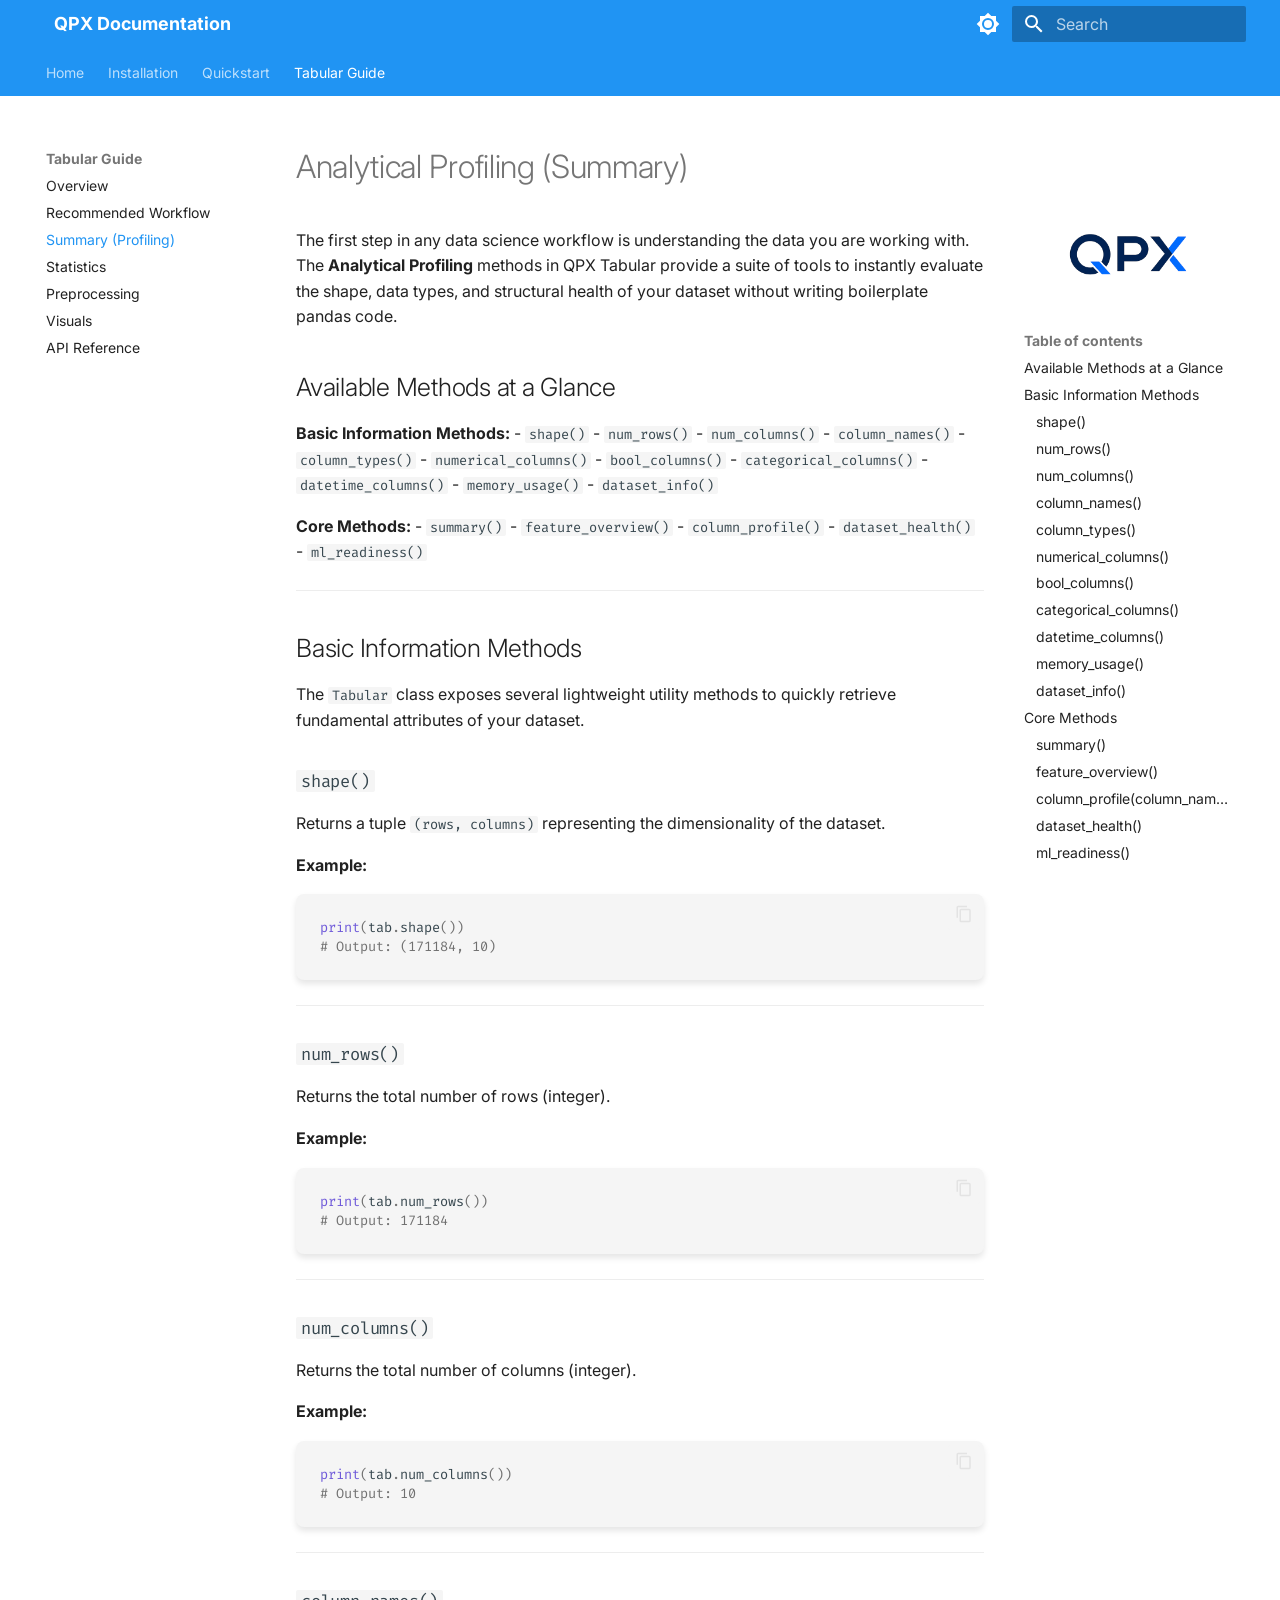
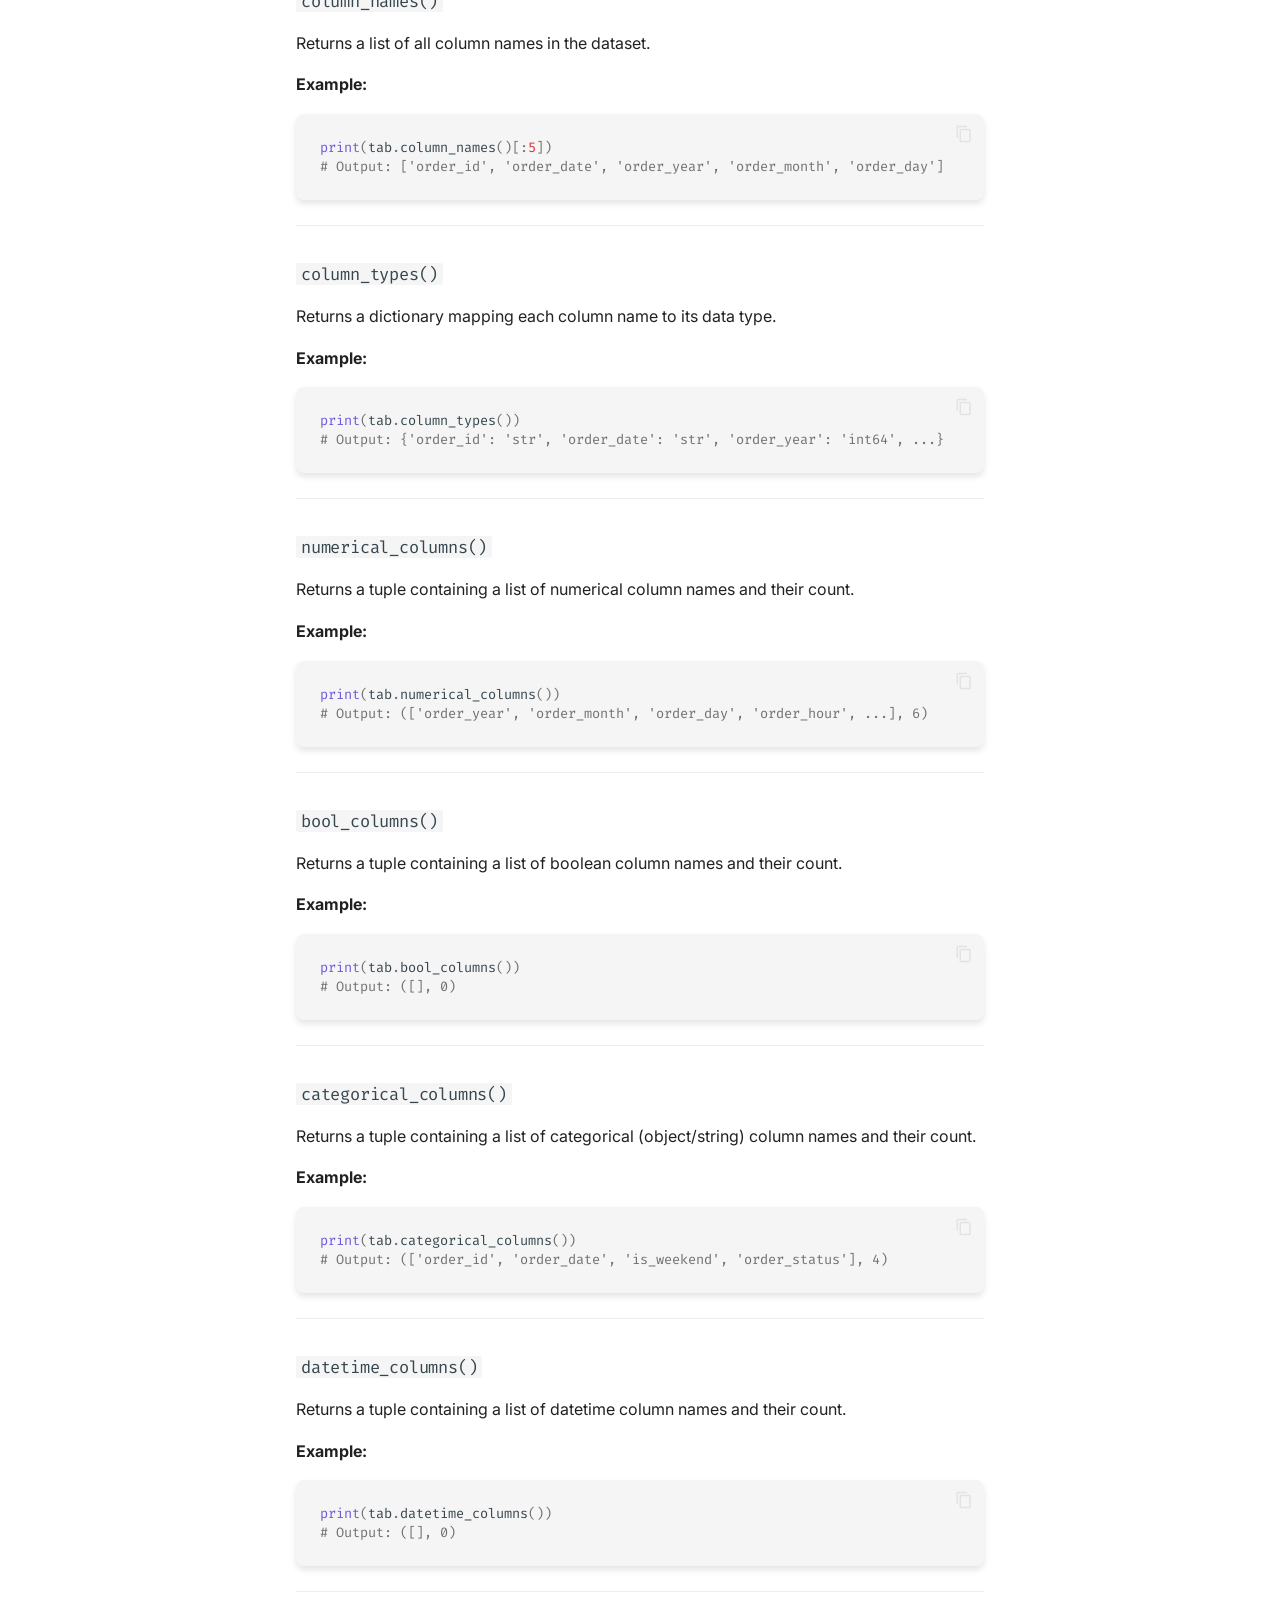
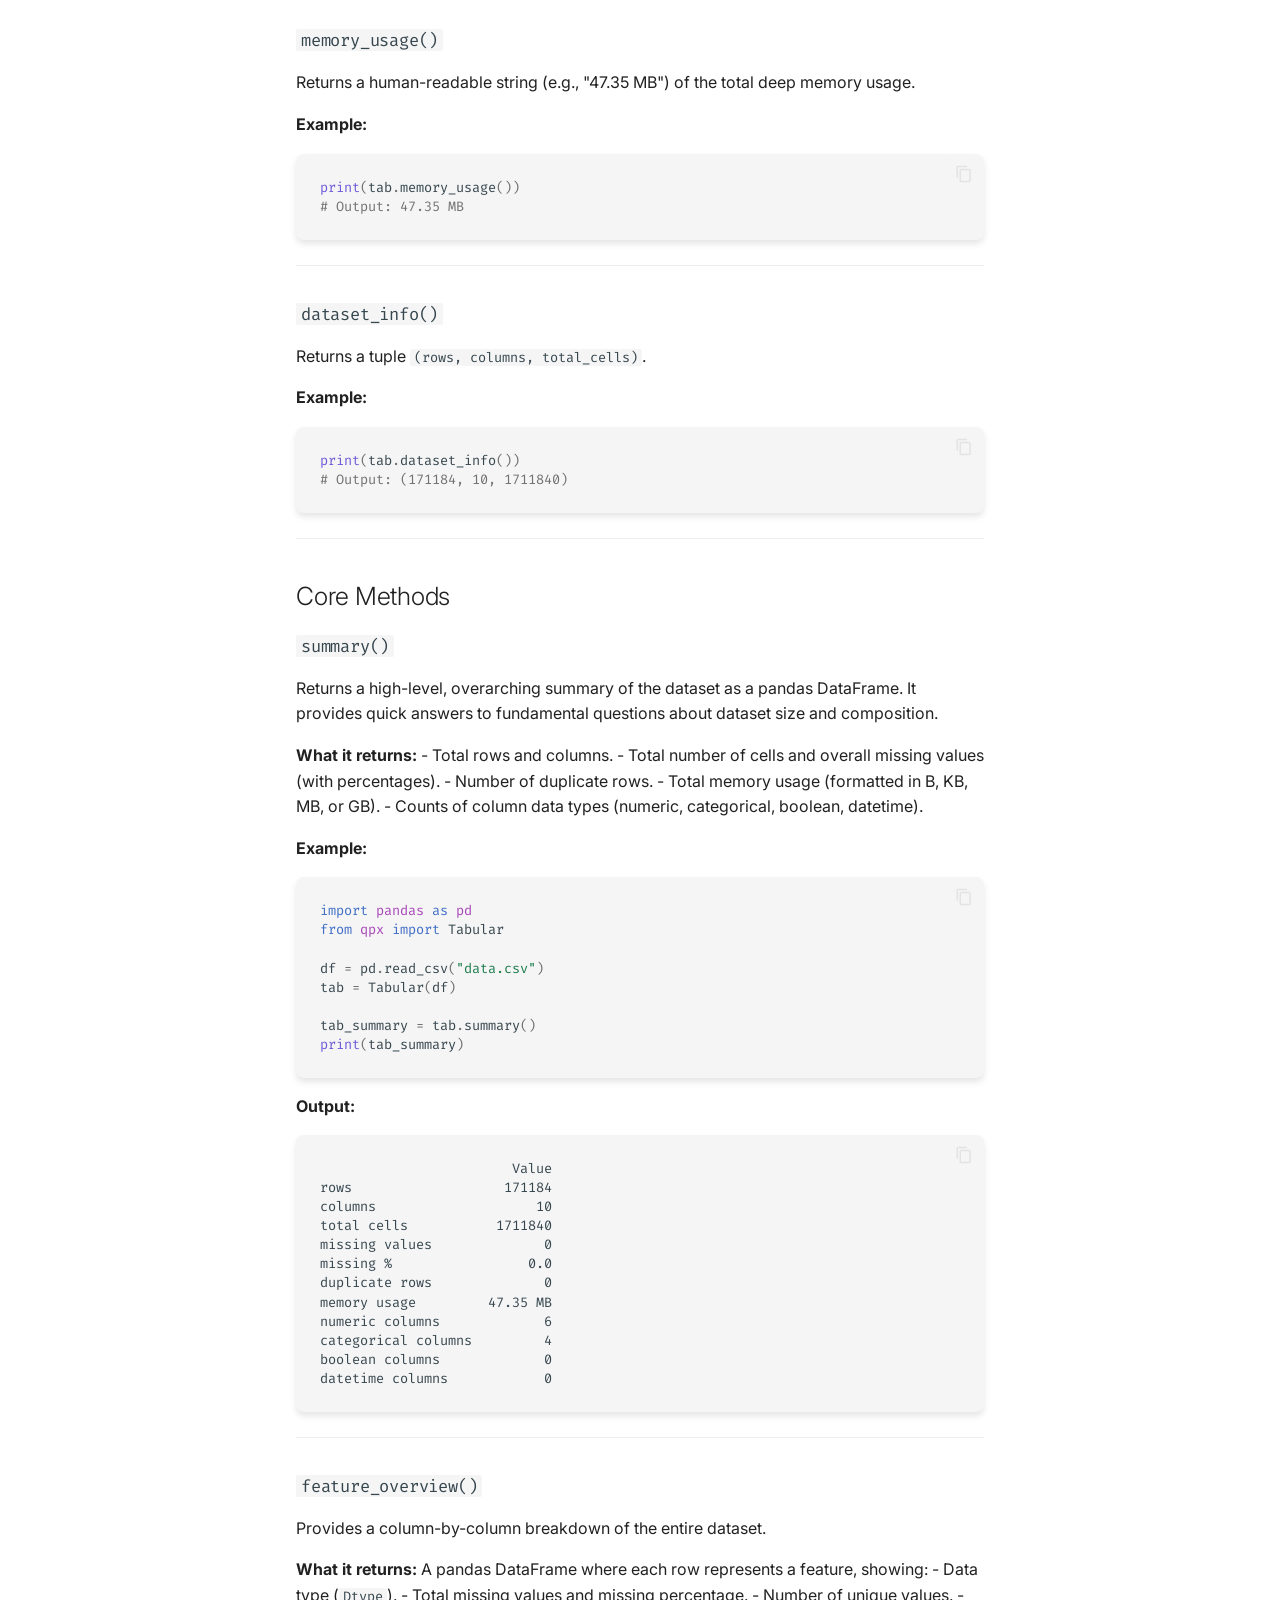
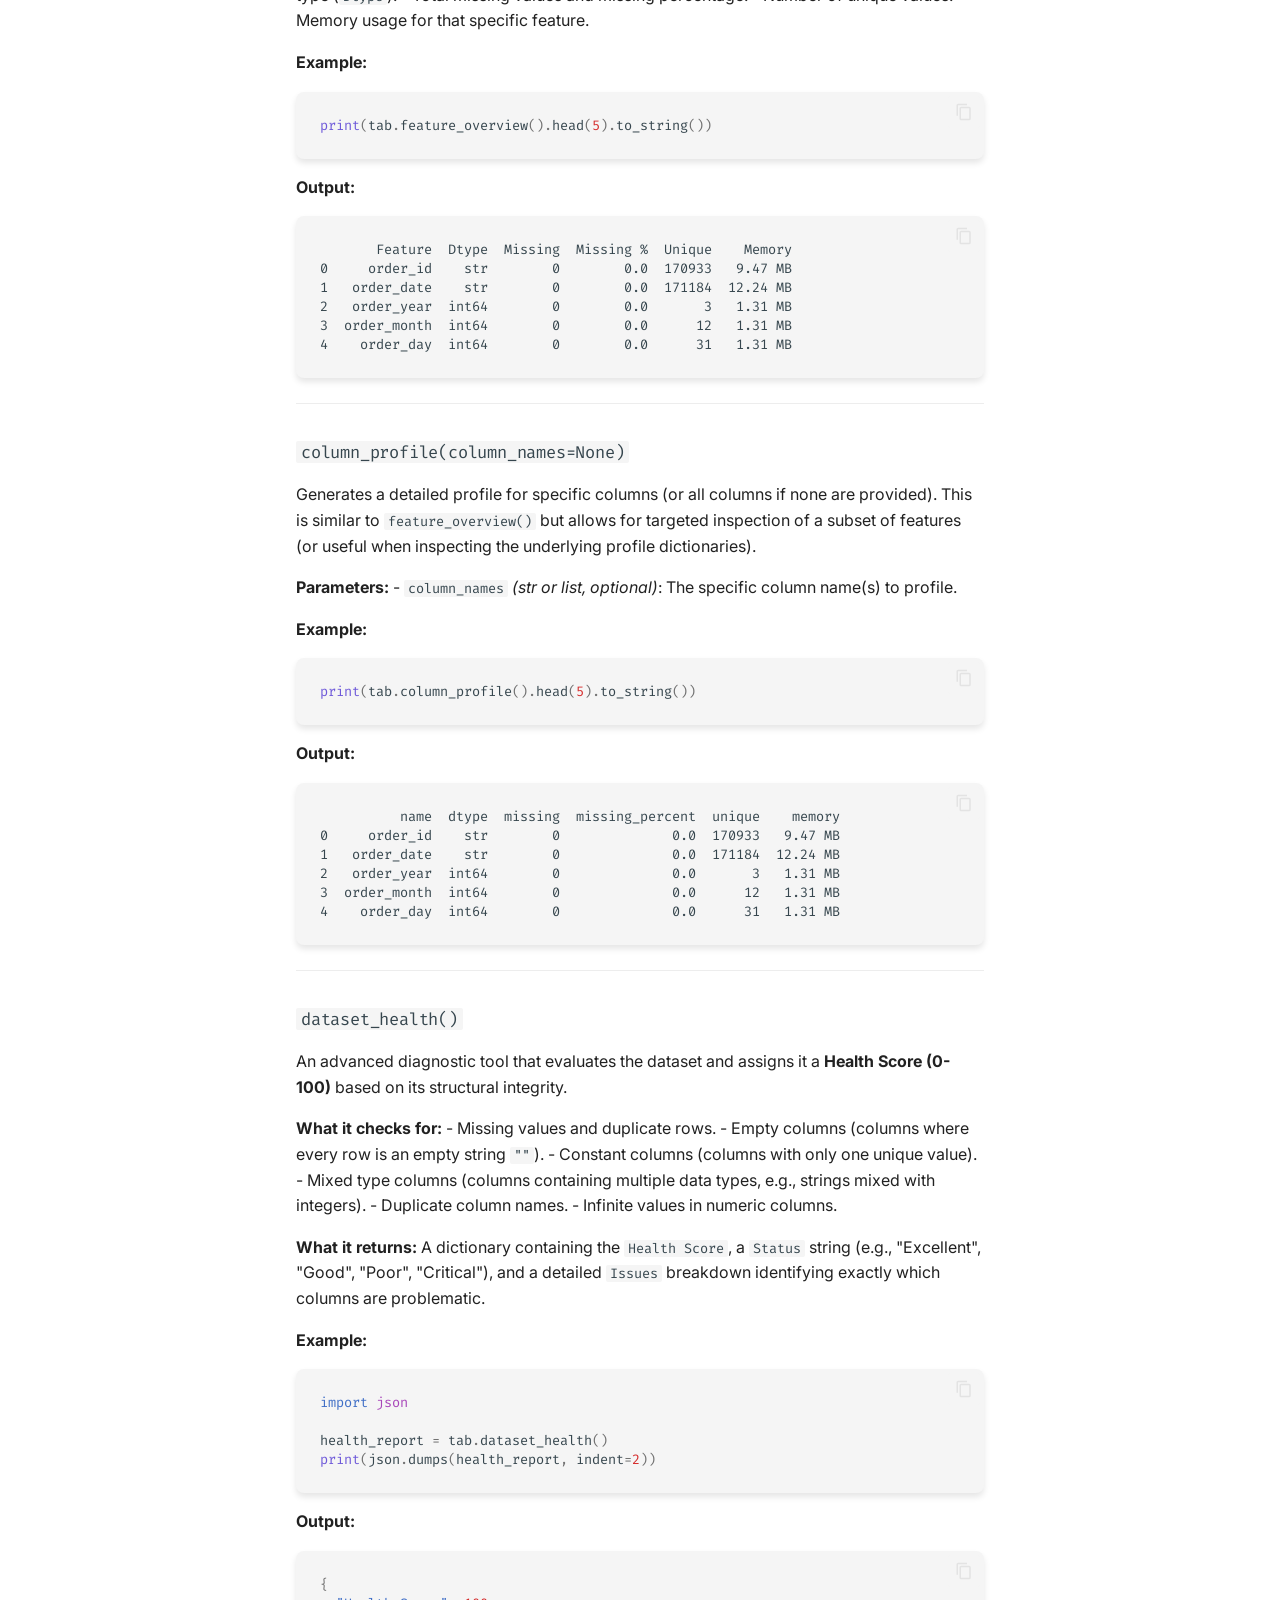
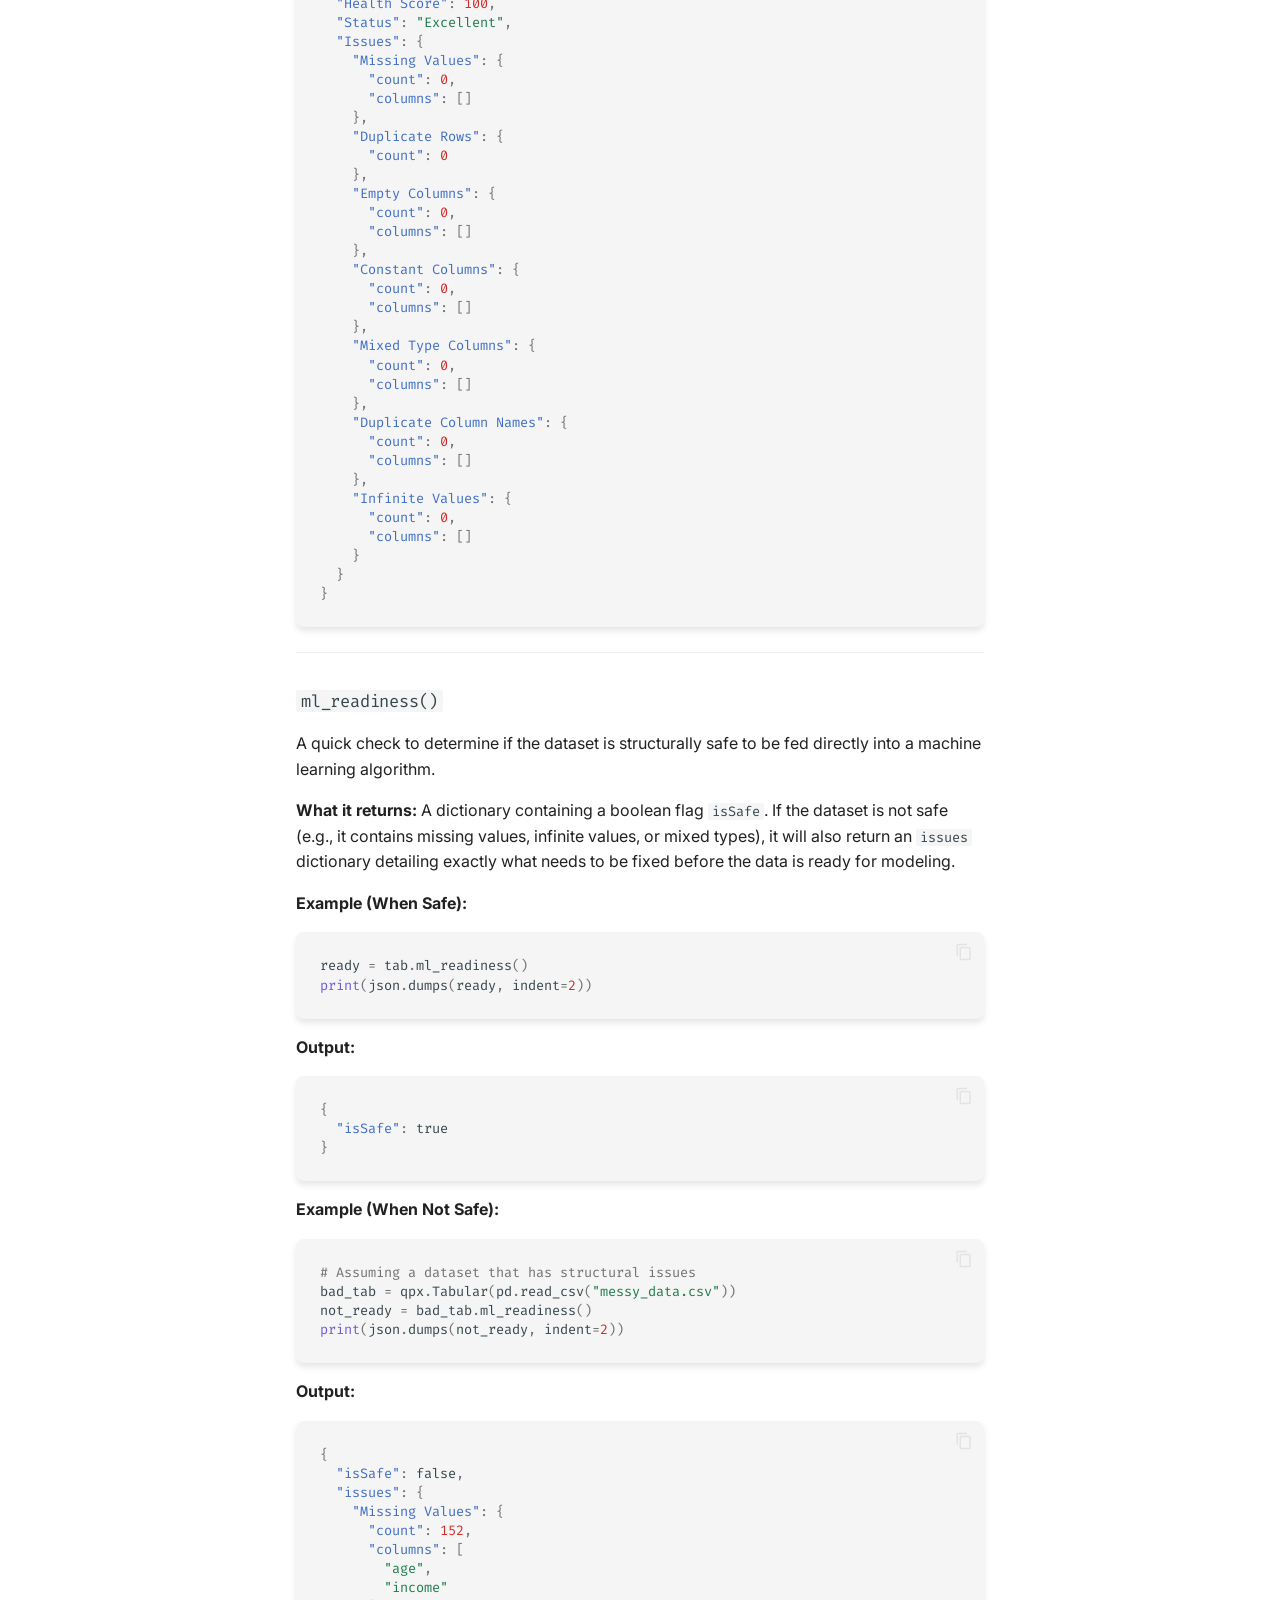
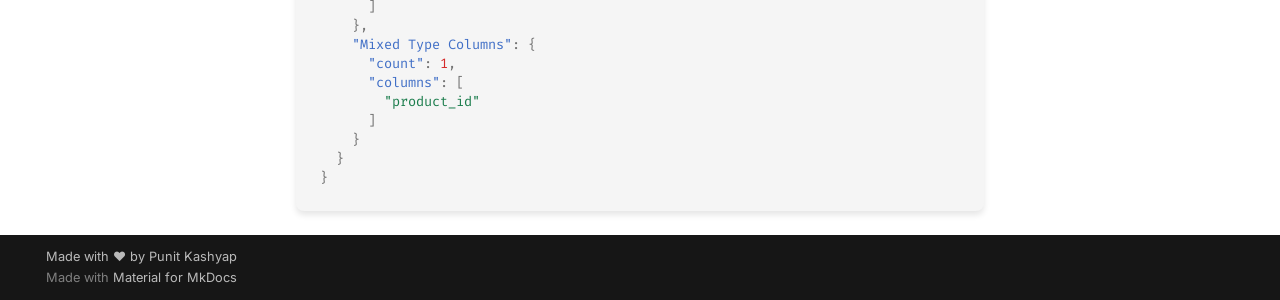
<file: user_guide/tabular/summary/index.html>
<!doctype html>
<html lang="en" class="no-js">
  <head>
    
      <meta charset="utf-8">
      <meta name="viewport" content="width=device-width,initial-scale=1">
      
        <meta name="description" content="Automated Data Processing Toolkit">
      
      
        <meta name="author" content="Punit Kashyap">
      
      
      
        <link rel="prev" href="../workflow/">
      
      
        <link rel="next" href="../statistics/">
      
      
        
      
      
      <link rel="icon" href="../../../assets/qpx_logo.png">
      <meta name="generator" content="mkdocs-1.6.1, mkdocs-material-9.7.6">
    
    
      
        <title>Summary (Profiling) - QPX Documentation</title>
      
    
    
      <link rel="stylesheet" href="../../../assets/stylesheets/main.484c7ddc.min.css">
      
        
        <link rel="stylesheet" href="../../../assets/stylesheets/palette.ab4e12ef.min.css">
      
      


    
    
      
    
    
      
        
        
        <link rel="preconnect" href="https://fonts.gstatic.com" crossorigin>
        <link rel="stylesheet" href="https://fonts.googleapis.com/css?family=Inter:300,300i,400,400i,700,700i%7CFira+Code:400,400i,700,700i&display=fallback">
        <style>:root{--md-text-font:"Inter";--md-code-font:"Fira Code"}</style>
      
    
    
      <link rel="stylesheet" href="../../../stylesheets/extra.css">
    
    <script>__md_scope=new URL("../../..",location),__md_hash=e=>[...e].reduce(((e,_)=>(e<<5)-e+_.charCodeAt(0)),0),__md_get=(e,_=localStorage,t=__md_scope)=>JSON.parse(_.getItem(t.pathname+"."+e)),__md_set=(e,_,t=localStorage,a=__md_scope)=>{try{t.setItem(a.pathname+"."+e,JSON.stringify(_))}catch(e){}}</script>
    
      

    
    
  </head>
  
  
    
    
      
    
    
    
    
    <body dir="ltr" data-md-color-scheme="default" data-md-color-primary="blue" data-md-color-accent="light-blue">
  
    
    <input class="md-toggle" data-md-toggle="drawer" type="checkbox" id="__drawer" autocomplete="off">
    <input class="md-toggle" data-md-toggle="search" type="checkbox" id="__search" autocomplete="off">
    <label class="md-overlay" for="__drawer"></label>
    <div data-md-component="skip">
      
        
        <a href="#analytical-profiling-summary" class="md-skip">
          Skip to content
        </a>
      
    </div>
    <div data-md-component="announce">
      
    </div>
    
    
      

<header class="md-header" data-md-component="header">
  <nav class="md-header__inner md-grid" aria-label="Header">
    <a href="../../.." title="QPX Documentation" class="md-header__button md-logo" aria-label="QPX Documentation" data-md-component="logo">
      
  <img src="../../../assets/qpx_logo.png" alt="logo">

    </a>
    <label class="md-header__button md-icon" for="__drawer">
      
      <svg xmlns="http://www.w3.org/2000/svg" viewBox="0 0 24 24"><path d="M3 6h18v2H3zm0 5h18v2H3zm0 5h18v2H3z"/></svg>
    </label>
    <div class="md-header__title" data-md-component="header-title">
      <div class="md-header__ellipsis">
        <div class="md-header__topic">
          <span class="md-ellipsis">
            QPX Documentation
          </span>
        </div>
        <div class="md-header__topic" data-md-component="header-topic">
          <span class="md-ellipsis">
            
              Summary (Profiling)
            
          </span>
        </div>
      </div>
    </div>
    
      
        <form class="md-header__option" data-md-component="palette">
  
    
    
    
    <input class="md-option" data-md-color-media="(prefers-color-scheme: light)" data-md-color-scheme="default" data-md-color-primary="blue" data-md-color-accent="light-blue"  aria-label="Switch to dark mode"  type="radio" name="__palette" id="__palette_0">
    
      <label class="md-header__button md-icon" title="Switch to dark mode" for="__palette_1" hidden>
        <svg xmlns="http://www.w3.org/2000/svg" viewBox="0 0 24 24"><path d="M12 8a4 4 0 0 0-4 4 4 4 0 0 0 4 4 4 4 0 0 0 4-4 4 4 0 0 0-4-4m0 10a6 6 0 0 1-6-6 6 6 0 0 1 6-6 6 6 0 0 1 6 6 6 6 0 0 1-6 6m8-9.31V4h-4.69L12 .69 8.69 4H4v4.69L.69 12 4 15.31V20h4.69L12 23.31 15.31 20H20v-4.69L23.31 12z"/></svg>
      </label>
    
  
    
    
    
    <input class="md-option" data-md-color-media="(prefers-color-scheme: dark)" data-md-color-scheme="slate" data-md-color-primary="blue" data-md-color-accent="light-blue"  aria-label="Switch to light mode"  type="radio" name="__palette" id="__palette_1">
    
      <label class="md-header__button md-icon" title="Switch to light mode" for="__palette_0" hidden>
        <svg xmlns="http://www.w3.org/2000/svg" viewBox="0 0 24 24"><path d="M12 18c-.89 0-1.74-.2-2.5-.55C11.56 16.5 13 14.42 13 12s-1.44-4.5-3.5-5.45C10.26 6.2 11.11 6 12 6a6 6 0 0 1 6 6 6 6 0 0 1-6 6m8-9.31V4h-4.69L12 .69 8.69 4H4v4.69L.69 12 4 15.31V20h4.69L12 23.31 15.31 20H20v-4.69L23.31 12z"/></svg>
      </label>
    
  
</form>
      
    
    
      <script>var palette=__md_get("__palette");if(palette&&palette.color){if("(prefers-color-scheme)"===palette.color.media){var media=matchMedia("(prefers-color-scheme: light)"),input=document.querySelector(media.matches?"[data-md-color-media='(prefers-color-scheme: light)']":"[data-md-color-media='(prefers-color-scheme: dark)']");palette.color.media=input.getAttribute("data-md-color-media"),palette.color.scheme=input.getAttribute("data-md-color-scheme"),palette.color.primary=input.getAttribute("data-md-color-primary"),palette.color.accent=input.getAttribute("data-md-color-accent")}for(var[key,value]of Object.entries(palette.color))document.body.setAttribute("data-md-color-"+key,value)}</script>
    
    
    
      
      
        <label class="md-header__button md-icon" for="__search">
          
          <svg xmlns="http://www.w3.org/2000/svg" viewBox="0 0 24 24"><path d="M9.5 3A6.5 6.5 0 0 1 16 9.5c0 1.61-.59 3.09-1.56 4.23l.27.27h.79l5 5-1.5 1.5-5-5v-.79l-.27-.27A6.52 6.52 0 0 1 9.5 16 6.5 6.5 0 0 1 3 9.5 6.5 6.5 0 0 1 9.5 3m0 2C7 5 5 7 5 9.5S7 14 9.5 14 14 12 14 9.5 12 5 9.5 5"/></svg>
        </label>
        <div class="md-search" data-md-component="search" role="dialog">
  <label class="md-search__overlay" for="__search"></label>
  <div class="md-search__inner" role="search">
    <form class="md-search__form" name="search">
      <input type="text" class="md-search__input" name="query" aria-label="Search" placeholder="Search" autocapitalize="off" autocorrect="off" autocomplete="off" spellcheck="false" data-md-component="search-query" required>
      <label class="md-search__icon md-icon" for="__search">
        
        <svg xmlns="http://www.w3.org/2000/svg" viewBox="0 0 24 24"><path d="M9.5 3A6.5 6.5 0 0 1 16 9.5c0 1.61-.59 3.09-1.56 4.23l.27.27h.79l5 5-1.5 1.5-5-5v-.79l-.27-.27A6.52 6.52 0 0 1 9.5 16 6.5 6.5 0 0 1 3 9.5 6.5 6.5 0 0 1 9.5 3m0 2C7 5 5 7 5 9.5S7 14 9.5 14 14 12 14 9.5 12 5 9.5 5"/></svg>
        
        <svg xmlns="http://www.w3.org/2000/svg" viewBox="0 0 24 24"><path d="M20 11v2H8l5.5 5.5-1.42 1.42L4.16 12l7.92-7.92L13.5 5.5 8 11z"/></svg>
      </label>
      <nav class="md-search__options" aria-label="Search">
        
          <a href="javascript:void(0)" class="md-search__icon md-icon" title="Share" aria-label="Share" data-clipboard data-clipboard-text="" data-md-component="search-share" tabindex="-1">
            
            <svg xmlns="http://www.w3.org/2000/svg" viewBox="0 0 24 24"><path d="M18 16.08c-.76 0-1.44.3-1.96.77L8.91 12.7c.05-.23.09-.46.09-.7s-.04-.47-.09-.7l7.05-4.11c.54.5 1.25.81 2.04.81a3 3 0 0 0 3-3 3 3 0 0 0-3-3 3 3 0 0 0-3 3c0 .24.04.47.09.7L8.04 9.81C7.5 9.31 6.79 9 6 9a3 3 0 0 0-3 3 3 3 0 0 0 3 3c.79 0 1.5-.31 2.04-.81l7.12 4.15c-.05.21-.08.43-.08.66 0 1.61 1.31 2.91 2.92 2.91s2.92-1.3 2.92-2.91A2.92 2.92 0 0 0 18 16.08"/></svg>
          </a>
        
        <button type="reset" class="md-search__icon md-icon" title="Clear" aria-label="Clear" tabindex="-1">
          
          <svg xmlns="http://www.w3.org/2000/svg" viewBox="0 0 24 24"><path d="M19 6.41 17.59 5 12 10.59 6.41 5 5 6.41 10.59 12 5 17.59 6.41 19 12 13.41 17.59 19 19 17.59 13.41 12z"/></svg>
        </button>
      </nav>
      
        <div class="md-search__suggest" data-md-component="search-suggest"></div>
      
    </form>
    <div class="md-search__output">
      <div class="md-search__scrollwrap" tabindex="0" data-md-scrollfix>
        <div class="md-search-result" data-md-component="search-result">
          <div class="md-search-result__meta">
            Initializing search
          </div>
          <ol class="md-search-result__list" role="presentation"></ol>
        </div>
      </div>
    </div>
  </div>
</div>
      
    
    
  </nav>
  
</header>
    
    <div class="md-container" data-md-component="container">
      
      
        
          
            
<nav class="md-tabs" aria-label="Tabs" data-md-component="tabs">
  <div class="md-grid">
    <ul class="md-tabs__list">
      
        
  
  
  
  
    <li class="md-tabs__item">
      <a href="../../.." class="md-tabs__link">
        
  
  
    
  
  Home

      </a>
    </li>
  

      
        
  
  
  
  
    <li class="md-tabs__item">
      <a href="../../../installation/" class="md-tabs__link">
        
  
  
    
  
  Installation

      </a>
    </li>
  

      
        
  
  
  
  
    <li class="md-tabs__item">
      <a href="../../../quickstart/" class="md-tabs__link">
        
  
  
    
  
  Quickstart

      </a>
    </li>
  

      
        
  
  
  
    
  
  
    
    
      <li class="md-tabs__item md-tabs__item--active">
        <a href="../overview/" class="md-tabs__link">
          
  
  
  Tabular Guide

        </a>
      </li>
    
  

      
    </ul>
  </div>
</nav>
          
        
      
      <main class="md-main" data-md-component="main">
        <div class="md-main__inner md-grid">
          
  
    
    <div class="md-sidebar md-sidebar--primary" data-md-component="sidebar" data-md-type="navigation" >
      <div class="md-sidebar__scrollwrap">
        <div class="md-sidebar__inner">
          


  


<nav class="md-nav md-nav--primary md-nav--lifted" aria-label="Navigation" data-md-level="0">
  <label class="md-nav__title" for="__drawer">
    <a href="../../.." title="QPX Documentation" class="md-nav__button md-logo" aria-label="QPX Documentation" data-md-component="logo">
      
  <img src="../../../assets/qpx_logo.png" alt="logo">

    </a>
    QPX Documentation
  </label>
  
  <ul class="md-nav__list" data-md-scrollfix>
    
      
      
  
  
  
  
    <li class="md-nav__item">
      <a href="../../.." class="md-nav__link">
        
  
  
  <span class="md-ellipsis">
    
  
    Home
  

    
  </span>
  
  

      </a>
    </li>
  

    
      
      
  
  
  
  
    <li class="md-nav__item">
      <a href="../../../installation/" class="md-nav__link">
        
  
  
  <span class="md-ellipsis">
    
  
    Installation
  

    
  </span>
  
  

      </a>
    </li>
  

    
      
      
  
  
  
  
    <li class="md-nav__item">
      <a href="../../../quickstart/" class="md-nav__link">
        
  
  
  <span class="md-ellipsis">
    
  
    Quickstart
  

    
  </span>
  
  

      </a>
    </li>
  

    
      
      
  
  
    
  
  
  
    
    
    
    
      
        
        
      
      
        
      
    
    
    <li class="md-nav__item md-nav__item--active md-nav__item--section md-nav__item--nested">
      
        
        
        <input class="md-nav__toggle md-toggle " type="checkbox" id="__nav_4" checked>
        
          
          <label class="md-nav__link" for="__nav_4" id="__nav_4_label" tabindex="">
            
  
  
  <span class="md-ellipsis">
    
  
    Tabular Guide
  

    
  </span>
  
  

            <span class="md-nav__icon md-icon"></span>
          </label>
        
        <nav class="md-nav" data-md-level="1" aria-labelledby="__nav_4_label" aria-expanded="true">
          <label class="md-nav__title" for="__nav_4">
            <span class="md-nav__icon md-icon"></span>
            
  
    Tabular Guide
  

          </label>
          <ul class="md-nav__list" data-md-scrollfix>
            
              
                
  
  
  
  
    <li class="md-nav__item">
      <a href="../overview/" class="md-nav__link">
        
  
  
  <span class="md-ellipsis">
    
  
    Overview
  

    
  </span>
  
  

      </a>
    </li>
  

              
            
              
                
  
  
  
  
    <li class="md-nav__item">
      <a href="../workflow/" class="md-nav__link">
        
  
  
  <span class="md-ellipsis">
    
  
    Recommended Workflow
  

    
  </span>
  
  

      </a>
    </li>
  

              
            
              
                
  
  
    
  
  
  
    <li class="md-nav__item md-nav__item--active">
      
      <input class="md-nav__toggle md-toggle" type="checkbox" id="__toc">
      
      
        
      
      
        <label class="md-nav__link md-nav__link--active" for="__toc">
          
  
  
  <span class="md-ellipsis">
    
  
    Summary (Profiling)
  

    
  </span>
  
  

          <span class="md-nav__icon md-icon"></span>
        </label>
      
      <a href="./" class="md-nav__link md-nav__link--active">
        
  
  
  <span class="md-ellipsis">
    
  
    Summary (Profiling)
  

    
  </span>
  
  

      </a>
      
        

<nav class="md-nav md-nav--secondary" aria-label="Table of contents">
  
  
  
    
  
  
    <label class="md-nav__title" for="__toc">
      <span class="md-nav__icon md-icon"></span>
      Table of contents
    </label>
    <ul class="md-nav__list" data-md-component="toc" data-md-scrollfix>
      
        <li class="md-nav__item">
  <a href="#available-methods-at-a-glance" class="md-nav__link">
    <span class="md-ellipsis">
      
        Available Methods at a Glance
      
    </span>
  </a>
  
</li>
      
        <li class="md-nav__item">
  <a href="#basic-information-methods" class="md-nav__link">
    <span class="md-ellipsis">
      
        Basic Information Methods
      
    </span>
  </a>
  
    <nav class="md-nav" aria-label="Basic Information Methods">
      <ul class="md-nav__list">
        
          <li class="md-nav__item">
  <a href="#shape" class="md-nav__link">
    <span class="md-ellipsis">
      
        shape()
      
    </span>
  </a>
  
</li>
        
          <li class="md-nav__item">
  <a href="#num_rows" class="md-nav__link">
    <span class="md-ellipsis">
      
        num_rows()
      
    </span>
  </a>
  
</li>
        
          <li class="md-nav__item">
  <a href="#num_columns" class="md-nav__link">
    <span class="md-ellipsis">
      
        num_columns()
      
    </span>
  </a>
  
</li>
        
          <li class="md-nav__item">
  <a href="#column_names" class="md-nav__link">
    <span class="md-ellipsis">
      
        column_names()
      
    </span>
  </a>
  
</li>
        
          <li class="md-nav__item">
  <a href="#column_types" class="md-nav__link">
    <span class="md-ellipsis">
      
        column_types()
      
    </span>
  </a>
  
</li>
        
          <li class="md-nav__item">
  <a href="#numerical_columns" class="md-nav__link">
    <span class="md-ellipsis">
      
        numerical_columns()
      
    </span>
  </a>
  
</li>
        
          <li class="md-nav__item">
  <a href="#bool_columns" class="md-nav__link">
    <span class="md-ellipsis">
      
        bool_columns()
      
    </span>
  </a>
  
</li>
        
          <li class="md-nav__item">
  <a href="#categorical_columns" class="md-nav__link">
    <span class="md-ellipsis">
      
        categorical_columns()
      
    </span>
  </a>
  
</li>
        
          <li class="md-nav__item">
  <a href="#datetime_columns" class="md-nav__link">
    <span class="md-ellipsis">
      
        datetime_columns()
      
    </span>
  </a>
  
</li>
        
          <li class="md-nav__item">
  <a href="#memory_usage" class="md-nav__link">
    <span class="md-ellipsis">
      
        memory_usage()
      
    </span>
  </a>
  
</li>
        
          <li class="md-nav__item">
  <a href="#dataset_info" class="md-nav__link">
    <span class="md-ellipsis">
      
        dataset_info()
      
    </span>
  </a>
  
</li>
        
      </ul>
    </nav>
  
</li>
      
        <li class="md-nav__item">
  <a href="#core-methods" class="md-nav__link">
    <span class="md-ellipsis">
      
        Core Methods
      
    </span>
  </a>
  
    <nav class="md-nav" aria-label="Core Methods">
      <ul class="md-nav__list">
        
          <li class="md-nav__item">
  <a href="#summary" class="md-nav__link">
    <span class="md-ellipsis">
      
        summary()
      
    </span>
  </a>
  
</li>
        
          <li class="md-nav__item">
  <a href="#feature_overview" class="md-nav__link">
    <span class="md-ellipsis">
      
        feature_overview()
      
    </span>
  </a>
  
</li>
        
          <li class="md-nav__item">
  <a href="#column_profilecolumn_namesnone" class="md-nav__link">
    <span class="md-ellipsis">
      
        column_profile(column_names=None)
      
    </span>
  </a>
  
</li>
        
          <li class="md-nav__item">
  <a href="#dataset_health" class="md-nav__link">
    <span class="md-ellipsis">
      
        dataset_health()
      
    </span>
  </a>
  
</li>
        
          <li class="md-nav__item">
  <a href="#ml_readiness" class="md-nav__link">
    <span class="md-ellipsis">
      
        ml_readiness()
      
    </span>
  </a>
  
</li>
        
      </ul>
    </nav>
  
</li>
      
    </ul>
  
</nav>
      
    </li>
  

              
            
              
                
  
  
  
  
    <li class="md-nav__item">
      <a href="../statistics/" class="md-nav__link">
        
  
  
  <span class="md-ellipsis">
    
  
    Statistics
  

    
  </span>
  
  

      </a>
    </li>
  

              
            
              
                
  
  
  
  
    <li class="md-nav__item">
      <a href="../preprocessing/" class="md-nav__link">
        
  
  
  <span class="md-ellipsis">
    
  
    Preprocessing
  

    
  </span>
  
  

      </a>
    </li>
  

              
            
              
                
  
  
  
  
    <li class="md-nav__item">
      <a href="../visuals/" class="md-nav__link">
        
  
  
  <span class="md-ellipsis">
    
  
    Visuals
  

    
  </span>
  
  

      </a>
    </li>
  

              
            
              
                
  
  
  
  
    <li class="md-nav__item">
      <a href="../api_reference/" class="md-nav__link">
        
  
  
  <span class="md-ellipsis">
    
  
    API Reference
  

    
  </span>
  
  

      </a>
    </li>
  

              
            
          </ul>
        </nav>
      
    </li>
  

    
  </ul>
</nav>
        </div>
      </div>
    </div>
  
  
    
    <div class="md-sidebar md-sidebar--secondary" data-md-component="sidebar" data-md-type="toc" >
      <div class="md-sidebar__scrollwrap">
        <div class="md-sidebar__inner">
          <!-- Inject logo directly into the secondary sidebar container -->
          <div style="text-align: center; padding: 1.5rem 1rem 0 1rem;">
            <a href="../../..">
              <img src="../../../assets/qpx_logo.png" alt="QPX Logo" style="max-width: 150px; height: auto;">
            </a>
          </div>
          

<nav class="md-nav md-nav--secondary" aria-label="Table of contents">
  
  
  
    
  
  
    <label class="md-nav__title" for="__toc">
      <span class="md-nav__icon md-icon"></span>
      Table of contents
    </label>
    <ul class="md-nav__list" data-md-component="toc" data-md-scrollfix>
      
        <li class="md-nav__item">
  <a href="#available-methods-at-a-glance" class="md-nav__link">
    <span class="md-ellipsis">
      
        Available Methods at a Glance
      
    </span>
  </a>
  
</li>
      
        <li class="md-nav__item">
  <a href="#basic-information-methods" class="md-nav__link">
    <span class="md-ellipsis">
      
        Basic Information Methods
      
    </span>
  </a>
  
    <nav class="md-nav" aria-label="Basic Information Methods">
      <ul class="md-nav__list">
        
          <li class="md-nav__item">
  <a href="#shape" class="md-nav__link">
    <span class="md-ellipsis">
      
        shape()
      
    </span>
  </a>
  
</li>
        
          <li class="md-nav__item">
  <a href="#num_rows" class="md-nav__link">
    <span class="md-ellipsis">
      
        num_rows()
      
    </span>
  </a>
  
</li>
        
          <li class="md-nav__item">
  <a href="#num_columns" class="md-nav__link">
    <span class="md-ellipsis">
      
        num_columns()
      
    </span>
  </a>
  
</li>
        
          <li class="md-nav__item">
  <a href="#column_names" class="md-nav__link">
    <span class="md-ellipsis">
      
        column_names()
      
    </span>
  </a>
  
</li>
        
          <li class="md-nav__item">
  <a href="#column_types" class="md-nav__link">
    <span class="md-ellipsis">
      
        column_types()
      
    </span>
  </a>
  
</li>
        
          <li class="md-nav__item">
  <a href="#numerical_columns" class="md-nav__link">
    <span class="md-ellipsis">
      
        numerical_columns()
      
    </span>
  </a>
  
</li>
        
          <li class="md-nav__item">
  <a href="#bool_columns" class="md-nav__link">
    <span class="md-ellipsis">
      
        bool_columns()
      
    </span>
  </a>
  
</li>
        
          <li class="md-nav__item">
  <a href="#categorical_columns" class="md-nav__link">
    <span class="md-ellipsis">
      
        categorical_columns()
      
    </span>
  </a>
  
</li>
        
          <li class="md-nav__item">
  <a href="#datetime_columns" class="md-nav__link">
    <span class="md-ellipsis">
      
        datetime_columns()
      
    </span>
  </a>
  
</li>
        
          <li class="md-nav__item">
  <a href="#memory_usage" class="md-nav__link">
    <span class="md-ellipsis">
      
        memory_usage()
      
    </span>
  </a>
  
</li>
        
          <li class="md-nav__item">
  <a href="#dataset_info" class="md-nav__link">
    <span class="md-ellipsis">
      
        dataset_info()
      
    </span>
  </a>
  
</li>
        
      </ul>
    </nav>
  
</li>
      
        <li class="md-nav__item">
  <a href="#core-methods" class="md-nav__link">
    <span class="md-ellipsis">
      
        Core Methods
      
    </span>
  </a>
  
    <nav class="md-nav" aria-label="Core Methods">
      <ul class="md-nav__list">
        
          <li class="md-nav__item">
  <a href="#summary" class="md-nav__link">
    <span class="md-ellipsis">
      
        summary()
      
    </span>
  </a>
  
</li>
        
          <li class="md-nav__item">
  <a href="#feature_overview" class="md-nav__link">
    <span class="md-ellipsis">
      
        feature_overview()
      
    </span>
  </a>
  
</li>
        
          <li class="md-nav__item">
  <a href="#column_profilecolumn_namesnone" class="md-nav__link">
    <span class="md-ellipsis">
      
        column_profile(column_names=None)
      
    </span>
  </a>
  
</li>
        
          <li class="md-nav__item">
  <a href="#dataset_health" class="md-nav__link">
    <span class="md-ellipsis">
      
        dataset_health()
      
    </span>
  </a>
  
</li>
        
          <li class="md-nav__item">
  <a href="#ml_readiness" class="md-nav__link">
    <span class="md-ellipsis">
      
        ml_readiness()
      
    </span>
  </a>
  
</li>
        
      </ul>
    </nav>
  
</li>
      
    </ul>
  
</nav>
        </div>
      </div>
    </div>
  

          
            <div class="md-content" data-md-component="content">
              
              <article class="md-content__inner md-typeset">
                
                  



<h1 id="analytical-profiling-summary">Analytical Profiling (Summary)</h1>
<p>The first step in any data science workflow is understanding the data you are working with. The <strong>Analytical Profiling</strong> methods in QPX Tabular provide a suite of tools to instantly evaluate the shape, data types, and structural health of your dataset without writing boilerplate pandas code.</p>
<h2 id="available-methods-at-a-glance">Available Methods at a Glance</h2>
<p><strong>Basic Information Methods:</strong>
- <code>shape()</code>
- <code>num_rows()</code>
- <code>num_columns()</code>
- <code>column_names()</code>
- <code>column_types()</code>
- <code>numerical_columns()</code>
- <code>bool_columns()</code>
- <code>categorical_columns()</code>
- <code>datetime_columns()</code>
- <code>memory_usage()</code>
- <code>dataset_info()</code></p>
<p><strong>Core Methods:</strong>
- <code>summary()</code>
- <code>feature_overview()</code>
- <code>column_profile()</code>
- <code>dataset_health()</code>
- <code>ml_readiness()</code></p>
<hr />
<h2 id="basic-information-methods">Basic Information Methods</h2>
<p>The <code>Tabular</code> class exposes several lightweight utility methods to quickly retrieve fundamental attributes of your dataset.</p>
<h3 id="shape"><code>shape()</code></h3>
<p>Returns a tuple <code>(rows, columns)</code> representing the dimensionality of the dataset.</p>
<p><strong>Example:</strong>
<div class="language-python highlight"><pre><span></span><code><span id="__span-0-1"><a id="__codelineno-0-1" name="__codelineno-0-1" href="#__codelineno-0-1"></a><span class="nb">print</span><span class="p">(</span><span class="n">tab</span><span class="o">.</span><span class="n">shape</span><span class="p">())</span>
</span><span id="__span-0-2"><a id="__codelineno-0-2" name="__codelineno-0-2" href="#__codelineno-0-2"></a><span class="c1"># Output: (171184, 10)</span>
</span></code></pre></div></p>
<hr />
<h3 id="num_rows"><code>num_rows()</code></h3>
<p>Returns the total number of rows (integer).</p>
<p><strong>Example:</strong>
<div class="language-python highlight"><pre><span></span><code><span id="__span-1-1"><a id="__codelineno-1-1" name="__codelineno-1-1" href="#__codelineno-1-1"></a><span class="nb">print</span><span class="p">(</span><span class="n">tab</span><span class="o">.</span><span class="n">num_rows</span><span class="p">())</span>
</span><span id="__span-1-2"><a id="__codelineno-1-2" name="__codelineno-1-2" href="#__codelineno-1-2"></a><span class="c1"># Output: 171184</span>
</span></code></pre></div></p>
<hr />
<h3 id="num_columns"><code>num_columns()</code></h3>
<p>Returns the total number of columns (integer).</p>
<p><strong>Example:</strong>
<div class="language-python highlight"><pre><span></span><code><span id="__span-2-1"><a id="__codelineno-2-1" name="__codelineno-2-1" href="#__codelineno-2-1"></a><span class="nb">print</span><span class="p">(</span><span class="n">tab</span><span class="o">.</span><span class="n">num_columns</span><span class="p">())</span>
</span><span id="__span-2-2"><a id="__codelineno-2-2" name="__codelineno-2-2" href="#__codelineno-2-2"></a><span class="c1"># Output: 10</span>
</span></code></pre></div></p>
<hr />
<h3 id="column_names"><code>column_names()</code></h3>
<p>Returns a list of all column names in the dataset.</p>
<p><strong>Example:</strong>
<div class="language-python highlight"><pre><span></span><code><span id="__span-3-1"><a id="__codelineno-3-1" name="__codelineno-3-1" href="#__codelineno-3-1"></a><span class="nb">print</span><span class="p">(</span><span class="n">tab</span><span class="o">.</span><span class="n">column_names</span><span class="p">()[:</span><span class="mi">5</span><span class="p">])</span>
</span><span id="__span-3-2"><a id="__codelineno-3-2" name="__codelineno-3-2" href="#__codelineno-3-2"></a><span class="c1"># Output: [&#39;order_id&#39;, &#39;order_date&#39;, &#39;order_year&#39;, &#39;order_month&#39;, &#39;order_day&#39;]</span>
</span></code></pre></div></p>
<hr />
<h3 id="column_types"><code>column_types()</code></h3>
<p>Returns a dictionary mapping each column name to its data type.</p>
<p><strong>Example:</strong>
<div class="language-python highlight"><pre><span></span><code><span id="__span-4-1"><a id="__codelineno-4-1" name="__codelineno-4-1" href="#__codelineno-4-1"></a><span class="nb">print</span><span class="p">(</span><span class="n">tab</span><span class="o">.</span><span class="n">column_types</span><span class="p">())</span>
</span><span id="__span-4-2"><a id="__codelineno-4-2" name="__codelineno-4-2" href="#__codelineno-4-2"></a><span class="c1"># Output: {&#39;order_id&#39;: &#39;str&#39;, &#39;order_date&#39;: &#39;str&#39;, &#39;order_year&#39;: &#39;int64&#39;, ...}</span>
</span></code></pre></div></p>
<hr />
<h3 id="numerical_columns"><code>numerical_columns()</code></h3>
<p>Returns a tuple containing a list of numerical column names and their count.</p>
<p><strong>Example:</strong>
<div class="language-python highlight"><pre><span></span><code><span id="__span-5-1"><a id="__codelineno-5-1" name="__codelineno-5-1" href="#__codelineno-5-1"></a><span class="nb">print</span><span class="p">(</span><span class="n">tab</span><span class="o">.</span><span class="n">numerical_columns</span><span class="p">())</span>
</span><span id="__span-5-2"><a id="__codelineno-5-2" name="__codelineno-5-2" href="#__codelineno-5-2"></a><span class="c1"># Output: ([&#39;order_year&#39;, &#39;order_month&#39;, &#39;order_day&#39;, &#39;order_hour&#39;, ...], 6)</span>
</span></code></pre></div></p>
<hr />
<h3 id="bool_columns"><code>bool_columns()</code></h3>
<p>Returns a tuple containing a list of boolean column names and their count.</p>
<p><strong>Example:</strong>
<div class="language-python highlight"><pre><span></span><code><span id="__span-6-1"><a id="__codelineno-6-1" name="__codelineno-6-1" href="#__codelineno-6-1"></a><span class="nb">print</span><span class="p">(</span><span class="n">tab</span><span class="o">.</span><span class="n">bool_columns</span><span class="p">())</span>
</span><span id="__span-6-2"><a id="__codelineno-6-2" name="__codelineno-6-2" href="#__codelineno-6-2"></a><span class="c1"># Output: ([], 0)</span>
</span></code></pre></div></p>
<hr />
<h3 id="categorical_columns"><code>categorical_columns()</code></h3>
<p>Returns a tuple containing a list of categorical (object/string) column names and their count.</p>
<p><strong>Example:</strong>
<div class="language-python highlight"><pre><span></span><code><span id="__span-7-1"><a id="__codelineno-7-1" name="__codelineno-7-1" href="#__codelineno-7-1"></a><span class="nb">print</span><span class="p">(</span><span class="n">tab</span><span class="o">.</span><span class="n">categorical_columns</span><span class="p">())</span>
</span><span id="__span-7-2"><a id="__codelineno-7-2" name="__codelineno-7-2" href="#__codelineno-7-2"></a><span class="c1"># Output: ([&#39;order_id&#39;, &#39;order_date&#39;, &#39;is_weekend&#39;, &#39;order_status&#39;], 4)</span>
</span></code></pre></div></p>
<hr />
<h3 id="datetime_columns"><code>datetime_columns()</code></h3>
<p>Returns a tuple containing a list of datetime column names and their count.</p>
<p><strong>Example:</strong>
<div class="language-python highlight"><pre><span></span><code><span id="__span-8-1"><a id="__codelineno-8-1" name="__codelineno-8-1" href="#__codelineno-8-1"></a><span class="nb">print</span><span class="p">(</span><span class="n">tab</span><span class="o">.</span><span class="n">datetime_columns</span><span class="p">())</span>
</span><span id="__span-8-2"><a id="__codelineno-8-2" name="__codelineno-8-2" href="#__codelineno-8-2"></a><span class="c1"># Output: ([], 0)</span>
</span></code></pre></div></p>
<hr />
<h3 id="memory_usage"><code>memory_usage()</code></h3>
<p>Returns a human-readable string (e.g., "47.35 MB") of the total deep memory usage.</p>
<p><strong>Example:</strong>
<div class="language-python highlight"><pre><span></span><code><span id="__span-9-1"><a id="__codelineno-9-1" name="__codelineno-9-1" href="#__codelineno-9-1"></a><span class="nb">print</span><span class="p">(</span><span class="n">tab</span><span class="o">.</span><span class="n">memory_usage</span><span class="p">())</span>
</span><span id="__span-9-2"><a id="__codelineno-9-2" name="__codelineno-9-2" href="#__codelineno-9-2"></a><span class="c1"># Output: 47.35 MB</span>
</span></code></pre></div></p>
<hr />
<h3 id="dataset_info"><code>dataset_info()</code></h3>
<p>Returns a tuple <code>(rows, columns, total_cells)</code>.</p>
<p><strong>Example:</strong>
<div class="language-python highlight"><pre><span></span><code><span id="__span-10-1"><a id="__codelineno-10-1" name="__codelineno-10-1" href="#__codelineno-10-1"></a><span class="nb">print</span><span class="p">(</span><span class="n">tab</span><span class="o">.</span><span class="n">dataset_info</span><span class="p">())</span>
</span><span id="__span-10-2"><a id="__codelineno-10-2" name="__codelineno-10-2" href="#__codelineno-10-2"></a><span class="c1"># Output: (171184, 10, 1711840)</span>
</span></code></pre></div></p>
<hr />
<h2 id="core-methods">Core Methods</h2>
<h3 id="summary"><code>summary()</code></h3>
<p>Returns a high-level, overarching summary of the dataset as a pandas DataFrame. It provides quick answers to fundamental questions about dataset size and composition.</p>
<p><strong>What it returns:</strong>
- Total rows and columns.
- Total number of cells and overall missing values (with percentages).
- Number of duplicate rows.
- Total memory usage (formatted in B, KB, MB, or GB).
- Counts of column data types (numeric, categorical, boolean, datetime).</p>
<p><strong>Example:</strong>
<div class="language-python highlight"><pre><span></span><code><span id="__span-11-1"><a id="__codelineno-11-1" name="__codelineno-11-1" href="#__codelineno-11-1"></a><span class="kn">import</span><span class="w"> </span><span class="nn">pandas</span><span class="w"> </span><span class="k">as</span><span class="w"> </span><span class="nn">pd</span>
</span><span id="__span-11-2"><a id="__codelineno-11-2" name="__codelineno-11-2" href="#__codelineno-11-2"></a><span class="kn">from</span><span class="w"> </span><span class="nn">qpx</span><span class="w"> </span><span class="kn">import</span> <span class="n">Tabular</span>
</span><span id="__span-11-3"><a id="__codelineno-11-3" name="__codelineno-11-3" href="#__codelineno-11-3"></a>
</span><span id="__span-11-4"><a id="__codelineno-11-4" name="__codelineno-11-4" href="#__codelineno-11-4"></a><span class="n">df</span> <span class="o">=</span> <span class="n">pd</span><span class="o">.</span><span class="n">read_csv</span><span class="p">(</span><span class="s2">&quot;data.csv&quot;</span><span class="p">)</span>
</span><span id="__span-11-5"><a id="__codelineno-11-5" name="__codelineno-11-5" href="#__codelineno-11-5"></a><span class="n">tab</span> <span class="o">=</span> <span class="n">Tabular</span><span class="p">(</span><span class="n">df</span><span class="p">)</span>
</span><span id="__span-11-6"><a id="__codelineno-11-6" name="__codelineno-11-6" href="#__codelineno-11-6"></a>
</span><span id="__span-11-7"><a id="__codelineno-11-7" name="__codelineno-11-7" href="#__codelineno-11-7"></a><span class="n">tab_summary</span> <span class="o">=</span> <span class="n">tab</span><span class="o">.</span><span class="n">summary</span><span class="p">()</span>
</span><span id="__span-11-8"><a id="__codelineno-11-8" name="__codelineno-11-8" href="#__codelineno-11-8"></a><span class="nb">print</span><span class="p">(</span><span class="n">tab_summary</span><span class="p">)</span>
</span></code></pre></div>
<strong>Output:</strong>
<div class="language-text highlight"><pre><span></span><code><span id="__span-12-1"><a id="__codelineno-12-1" name="__codelineno-12-1" href="#__codelineno-12-1"></a>                        Value
</span><span id="__span-12-2"><a id="__codelineno-12-2" name="__codelineno-12-2" href="#__codelineno-12-2"></a>rows                   171184
</span><span id="__span-12-3"><a id="__codelineno-12-3" name="__codelineno-12-3" href="#__codelineno-12-3"></a>columns                    10
</span><span id="__span-12-4"><a id="__codelineno-12-4" name="__codelineno-12-4" href="#__codelineno-12-4"></a>total cells           1711840
</span><span id="__span-12-5"><a id="__codelineno-12-5" name="__codelineno-12-5" href="#__codelineno-12-5"></a>missing values              0
</span><span id="__span-12-6"><a id="__codelineno-12-6" name="__codelineno-12-6" href="#__codelineno-12-6"></a>missing %                 0.0
</span><span id="__span-12-7"><a id="__codelineno-12-7" name="__codelineno-12-7" href="#__codelineno-12-7"></a>duplicate rows              0
</span><span id="__span-12-8"><a id="__codelineno-12-8" name="__codelineno-12-8" href="#__codelineno-12-8"></a>memory usage         47.35 MB
</span><span id="__span-12-9"><a id="__codelineno-12-9" name="__codelineno-12-9" href="#__codelineno-12-9"></a>numeric columns             6
</span><span id="__span-12-10"><a id="__codelineno-12-10" name="__codelineno-12-10" href="#__codelineno-12-10"></a>categorical columns         4
</span><span id="__span-12-11"><a id="__codelineno-12-11" name="__codelineno-12-11" href="#__codelineno-12-11"></a>boolean columns             0
</span><span id="__span-12-12"><a id="__codelineno-12-12" name="__codelineno-12-12" href="#__codelineno-12-12"></a>datetime columns            0
</span></code></pre></div></p>
<hr />
<h3 id="feature_overview"><code>feature_overview()</code></h3>
<p>Provides a column-by-column breakdown of the entire dataset.</p>
<p><strong>What it returns:</strong>
A pandas DataFrame where each row represents a feature, showing:
- Data type (<code>Dtype</code>).
- Total missing values and missing percentage.
- Number of unique values.
- Memory usage for that specific feature.</p>
<p><strong>Example:</strong>
<div class="language-python highlight"><pre><span></span><code><span id="__span-13-1"><a id="__codelineno-13-1" name="__codelineno-13-1" href="#__codelineno-13-1"></a><span class="nb">print</span><span class="p">(</span><span class="n">tab</span><span class="o">.</span><span class="n">feature_overview</span><span class="p">()</span><span class="o">.</span><span class="n">head</span><span class="p">(</span><span class="mi">5</span><span class="p">)</span><span class="o">.</span><span class="n">to_string</span><span class="p">())</span>
</span></code></pre></div>
<strong>Output:</strong>
<div class="language-text highlight"><pre><span></span><code><span id="__span-14-1"><a id="__codelineno-14-1" name="__codelineno-14-1" href="#__codelineno-14-1"></a>       Feature  Dtype  Missing  Missing %  Unique    Memory
</span><span id="__span-14-2"><a id="__codelineno-14-2" name="__codelineno-14-2" href="#__codelineno-14-2"></a>0     order_id    str        0        0.0  170933   9.47 MB
</span><span id="__span-14-3"><a id="__codelineno-14-3" name="__codelineno-14-3" href="#__codelineno-14-3"></a>1   order_date    str        0        0.0  171184  12.24 MB
</span><span id="__span-14-4"><a id="__codelineno-14-4" name="__codelineno-14-4" href="#__codelineno-14-4"></a>2   order_year  int64        0        0.0       3   1.31 MB
</span><span id="__span-14-5"><a id="__codelineno-14-5" name="__codelineno-14-5" href="#__codelineno-14-5"></a>3  order_month  int64        0        0.0      12   1.31 MB
</span><span id="__span-14-6"><a id="__codelineno-14-6" name="__codelineno-14-6" href="#__codelineno-14-6"></a>4    order_day  int64        0        0.0      31   1.31 MB
</span></code></pre></div></p>
<hr />
<h3 id="column_profilecolumn_namesnone"><code>column_profile(column_names=None)</code></h3>
<p>Generates a detailed profile for specific columns (or all columns if none are provided). This is similar to <code>feature_overview()</code> but allows for targeted inspection of a subset of features (or useful when inspecting the underlying profile dictionaries).</p>
<p><strong>Parameters:</strong>
- <code>column_names</code> <em>(str or list, optional)</em>: The specific column name(s) to profile.</p>
<p><strong>Example:</strong>
<div class="language-python highlight"><pre><span></span><code><span id="__span-15-1"><a id="__codelineno-15-1" name="__codelineno-15-1" href="#__codelineno-15-1"></a><span class="nb">print</span><span class="p">(</span><span class="n">tab</span><span class="o">.</span><span class="n">column_profile</span><span class="p">()</span><span class="o">.</span><span class="n">head</span><span class="p">(</span><span class="mi">5</span><span class="p">)</span><span class="o">.</span><span class="n">to_string</span><span class="p">())</span>
</span></code></pre></div>
<strong>Output:</strong>
<div class="language-text highlight"><pre><span></span><code><span id="__span-16-1"><a id="__codelineno-16-1" name="__codelineno-16-1" href="#__codelineno-16-1"></a>          name  dtype  missing  missing_percent  unique    memory
</span><span id="__span-16-2"><a id="__codelineno-16-2" name="__codelineno-16-2" href="#__codelineno-16-2"></a>0     order_id    str        0              0.0  170933   9.47 MB
</span><span id="__span-16-3"><a id="__codelineno-16-3" name="__codelineno-16-3" href="#__codelineno-16-3"></a>1   order_date    str        0              0.0  171184  12.24 MB
</span><span id="__span-16-4"><a id="__codelineno-16-4" name="__codelineno-16-4" href="#__codelineno-16-4"></a>2   order_year  int64        0              0.0       3   1.31 MB
</span><span id="__span-16-5"><a id="__codelineno-16-5" name="__codelineno-16-5" href="#__codelineno-16-5"></a>3  order_month  int64        0              0.0      12   1.31 MB
</span><span id="__span-16-6"><a id="__codelineno-16-6" name="__codelineno-16-6" href="#__codelineno-16-6"></a>4    order_day  int64        0              0.0      31   1.31 MB
</span></code></pre></div></p>
<hr />
<h3 id="dataset_health"><code>dataset_health()</code></h3>
<p>An advanced diagnostic tool that evaluates the dataset and assigns it a <strong>Health Score (0-100)</strong> based on its structural integrity. </p>
<p><strong>What it checks for:</strong>
- Missing values and duplicate rows.
- Empty columns (columns where every row is an empty string <code>""</code>).
- Constant columns (columns with only one unique value).
- Mixed type columns (columns containing multiple data types, e.g., strings mixed with integers).
- Duplicate column names.
- Infinite values in numeric columns.</p>
<p><strong>What it returns:</strong>
A dictionary containing the <code>Health Score</code>, a <code>Status</code> string (e.g., "Excellent", "Good", "Poor", "Critical"), and a detailed <code>Issues</code> breakdown identifying exactly which columns are problematic.</p>
<p><strong>Example:</strong>
<div class="language-python highlight"><pre><span></span><code><span id="__span-17-1"><a id="__codelineno-17-1" name="__codelineno-17-1" href="#__codelineno-17-1"></a><span class="kn">import</span><span class="w"> </span><span class="nn">json</span>
</span><span id="__span-17-2"><a id="__codelineno-17-2" name="__codelineno-17-2" href="#__codelineno-17-2"></a>
</span><span id="__span-17-3"><a id="__codelineno-17-3" name="__codelineno-17-3" href="#__codelineno-17-3"></a><span class="n">health_report</span> <span class="o">=</span> <span class="n">tab</span><span class="o">.</span><span class="n">dataset_health</span><span class="p">()</span>
</span><span id="__span-17-4"><a id="__codelineno-17-4" name="__codelineno-17-4" href="#__codelineno-17-4"></a><span class="nb">print</span><span class="p">(</span><span class="n">json</span><span class="o">.</span><span class="n">dumps</span><span class="p">(</span><span class="n">health_report</span><span class="p">,</span> <span class="n">indent</span><span class="o">=</span><span class="mi">2</span><span class="p">))</span>
</span></code></pre></div>
<strong>Output:</strong>
<div class="language-json highlight"><pre><span></span><code><span id="__span-18-1"><a id="__codelineno-18-1" name="__codelineno-18-1" href="#__codelineno-18-1"></a><span class="p">{</span>
</span><span id="__span-18-2"><a id="__codelineno-18-2" name="__codelineno-18-2" href="#__codelineno-18-2"></a><span class="w">  </span><span class="nt">&quot;Health Score&quot;</span><span class="p">:</span><span class="w"> </span><span class="mi">100</span><span class="p">,</span>
</span><span id="__span-18-3"><a id="__codelineno-18-3" name="__codelineno-18-3" href="#__codelineno-18-3"></a><span class="w">  </span><span class="nt">&quot;Status&quot;</span><span class="p">:</span><span class="w"> </span><span class="s2">&quot;Excellent&quot;</span><span class="p">,</span>
</span><span id="__span-18-4"><a id="__codelineno-18-4" name="__codelineno-18-4" href="#__codelineno-18-4"></a><span class="w">  </span><span class="nt">&quot;Issues&quot;</span><span class="p">:</span><span class="w"> </span><span class="p">{</span>
</span><span id="__span-18-5"><a id="__codelineno-18-5" name="__codelineno-18-5" href="#__codelineno-18-5"></a><span class="w">    </span><span class="nt">&quot;Missing Values&quot;</span><span class="p">:</span><span class="w"> </span><span class="p">{</span>
</span><span id="__span-18-6"><a id="__codelineno-18-6" name="__codelineno-18-6" href="#__codelineno-18-6"></a><span class="w">      </span><span class="nt">&quot;count&quot;</span><span class="p">:</span><span class="w"> </span><span class="mi">0</span><span class="p">,</span>
</span><span id="__span-18-7"><a id="__codelineno-18-7" name="__codelineno-18-7" href="#__codelineno-18-7"></a><span class="w">      </span><span class="nt">&quot;columns&quot;</span><span class="p">:</span><span class="w"> </span><span class="p">[]</span>
</span><span id="__span-18-8"><a id="__codelineno-18-8" name="__codelineno-18-8" href="#__codelineno-18-8"></a><span class="w">    </span><span class="p">},</span>
</span><span id="__span-18-9"><a id="__codelineno-18-9" name="__codelineno-18-9" href="#__codelineno-18-9"></a><span class="w">    </span><span class="nt">&quot;Duplicate Rows&quot;</span><span class="p">:</span><span class="w"> </span><span class="p">{</span>
</span><span id="__span-18-10"><a id="__codelineno-18-10" name="__codelineno-18-10" href="#__codelineno-18-10"></a><span class="w">      </span><span class="nt">&quot;count&quot;</span><span class="p">:</span><span class="w"> </span><span class="mi">0</span>
</span><span id="__span-18-11"><a id="__codelineno-18-11" name="__codelineno-18-11" href="#__codelineno-18-11"></a><span class="w">    </span><span class="p">},</span>
</span><span id="__span-18-12"><a id="__codelineno-18-12" name="__codelineno-18-12" href="#__codelineno-18-12"></a><span class="w">    </span><span class="nt">&quot;Empty Columns&quot;</span><span class="p">:</span><span class="w"> </span><span class="p">{</span>
</span><span id="__span-18-13"><a id="__codelineno-18-13" name="__codelineno-18-13" href="#__codelineno-18-13"></a><span class="w">      </span><span class="nt">&quot;count&quot;</span><span class="p">:</span><span class="w"> </span><span class="mi">0</span><span class="p">,</span>
</span><span id="__span-18-14"><a id="__codelineno-18-14" name="__codelineno-18-14" href="#__codelineno-18-14"></a><span class="w">      </span><span class="nt">&quot;columns&quot;</span><span class="p">:</span><span class="w"> </span><span class="p">[]</span>
</span><span id="__span-18-15"><a id="__codelineno-18-15" name="__codelineno-18-15" href="#__codelineno-18-15"></a><span class="w">    </span><span class="p">},</span>
</span><span id="__span-18-16"><a id="__codelineno-18-16" name="__codelineno-18-16" href="#__codelineno-18-16"></a><span class="w">    </span><span class="nt">&quot;Constant Columns&quot;</span><span class="p">:</span><span class="w"> </span><span class="p">{</span>
</span><span id="__span-18-17"><a id="__codelineno-18-17" name="__codelineno-18-17" href="#__codelineno-18-17"></a><span class="w">      </span><span class="nt">&quot;count&quot;</span><span class="p">:</span><span class="w"> </span><span class="mi">0</span><span class="p">,</span>
</span><span id="__span-18-18"><a id="__codelineno-18-18" name="__codelineno-18-18" href="#__codelineno-18-18"></a><span class="w">      </span><span class="nt">&quot;columns&quot;</span><span class="p">:</span><span class="w"> </span><span class="p">[]</span>
</span><span id="__span-18-19"><a id="__codelineno-18-19" name="__codelineno-18-19" href="#__codelineno-18-19"></a><span class="w">    </span><span class="p">},</span>
</span><span id="__span-18-20"><a id="__codelineno-18-20" name="__codelineno-18-20" href="#__codelineno-18-20"></a><span class="w">    </span><span class="nt">&quot;Mixed Type Columns&quot;</span><span class="p">:</span><span class="w"> </span><span class="p">{</span>
</span><span id="__span-18-21"><a id="__codelineno-18-21" name="__codelineno-18-21" href="#__codelineno-18-21"></a><span class="w">      </span><span class="nt">&quot;count&quot;</span><span class="p">:</span><span class="w"> </span><span class="mi">0</span><span class="p">,</span>
</span><span id="__span-18-22"><a id="__codelineno-18-22" name="__codelineno-18-22" href="#__codelineno-18-22"></a><span class="w">      </span><span class="nt">&quot;columns&quot;</span><span class="p">:</span><span class="w"> </span><span class="p">[]</span>
</span><span id="__span-18-23"><a id="__codelineno-18-23" name="__codelineno-18-23" href="#__codelineno-18-23"></a><span class="w">    </span><span class="p">},</span>
</span><span id="__span-18-24"><a id="__codelineno-18-24" name="__codelineno-18-24" href="#__codelineno-18-24"></a><span class="w">    </span><span class="nt">&quot;Duplicate Column Names&quot;</span><span class="p">:</span><span class="w"> </span><span class="p">{</span>
</span><span id="__span-18-25"><a id="__codelineno-18-25" name="__codelineno-18-25" href="#__codelineno-18-25"></a><span class="w">      </span><span class="nt">&quot;count&quot;</span><span class="p">:</span><span class="w"> </span><span class="mi">0</span><span class="p">,</span>
</span><span id="__span-18-26"><a id="__codelineno-18-26" name="__codelineno-18-26" href="#__codelineno-18-26"></a><span class="w">      </span><span class="nt">&quot;columns&quot;</span><span class="p">:</span><span class="w"> </span><span class="p">[]</span>
</span><span id="__span-18-27"><a id="__codelineno-18-27" name="__codelineno-18-27" href="#__codelineno-18-27"></a><span class="w">    </span><span class="p">},</span>
</span><span id="__span-18-28"><a id="__codelineno-18-28" name="__codelineno-18-28" href="#__codelineno-18-28"></a><span class="w">    </span><span class="nt">&quot;Infinite Values&quot;</span><span class="p">:</span><span class="w"> </span><span class="p">{</span>
</span><span id="__span-18-29"><a id="__codelineno-18-29" name="__codelineno-18-29" href="#__codelineno-18-29"></a><span class="w">      </span><span class="nt">&quot;count&quot;</span><span class="p">:</span><span class="w"> </span><span class="mi">0</span><span class="p">,</span>
</span><span id="__span-18-30"><a id="__codelineno-18-30" name="__codelineno-18-30" href="#__codelineno-18-30"></a><span class="w">      </span><span class="nt">&quot;columns&quot;</span><span class="p">:</span><span class="w"> </span><span class="p">[]</span>
</span><span id="__span-18-31"><a id="__codelineno-18-31" name="__codelineno-18-31" href="#__codelineno-18-31"></a><span class="w">    </span><span class="p">}</span>
</span><span id="__span-18-32"><a id="__codelineno-18-32" name="__codelineno-18-32" href="#__codelineno-18-32"></a><span class="w">  </span><span class="p">}</span>
</span><span id="__span-18-33"><a id="__codelineno-18-33" name="__codelineno-18-33" href="#__codelineno-18-33"></a><span class="p">}</span>
</span></code></pre></div></p>
<hr />
<h3 id="ml_readiness"><code>ml_readiness()</code></h3>
<p>A quick check to determine if the dataset is structurally safe to be fed directly into a machine learning algorithm.</p>
<p><strong>What it returns:</strong>
A dictionary containing a boolean flag <code>isSafe</code>. If the dataset is not safe (e.g., it contains missing values, infinite values, or mixed types), it will also return an <code>issues</code> dictionary detailing exactly what needs to be fixed before the data is ready for modeling.</p>
<p><strong>Example (When Safe):</strong>
<div class="language-python highlight"><pre><span></span><code><span id="__span-19-1"><a id="__codelineno-19-1" name="__codelineno-19-1" href="#__codelineno-19-1"></a><span class="n">ready</span> <span class="o">=</span> <span class="n">tab</span><span class="o">.</span><span class="n">ml_readiness</span><span class="p">()</span>
</span><span id="__span-19-2"><a id="__codelineno-19-2" name="__codelineno-19-2" href="#__codelineno-19-2"></a><span class="nb">print</span><span class="p">(</span><span class="n">json</span><span class="o">.</span><span class="n">dumps</span><span class="p">(</span><span class="n">ready</span><span class="p">,</span> <span class="n">indent</span><span class="o">=</span><span class="mi">2</span><span class="p">))</span>
</span></code></pre></div>
<strong>Output:</strong>
<div class="language-json highlight"><pre><span></span><code><span id="__span-20-1"><a id="__codelineno-20-1" name="__codelineno-20-1" href="#__codelineno-20-1"></a><span class="p">{</span>
</span><span id="__span-20-2"><a id="__codelineno-20-2" name="__codelineno-20-2" href="#__codelineno-20-2"></a><span class="w">  </span><span class="nt">&quot;isSafe&quot;</span><span class="p">:</span><span class="w"> </span><span class="kc">true</span>
</span><span id="__span-20-3"><a id="__codelineno-20-3" name="__codelineno-20-3" href="#__codelineno-20-3"></a><span class="p">}</span>
</span></code></pre></div></p>
<p><strong>Example (When Not Safe):</strong>
<div class="language-python highlight"><pre><span></span><code><span id="__span-21-1"><a id="__codelineno-21-1" name="__codelineno-21-1" href="#__codelineno-21-1"></a><span class="c1"># Assuming a dataset that has structural issues</span>
</span><span id="__span-21-2"><a id="__codelineno-21-2" name="__codelineno-21-2" href="#__codelineno-21-2"></a><span class="n">bad_tab</span> <span class="o">=</span> <span class="n">qpx</span><span class="o">.</span><span class="n">Tabular</span><span class="p">(</span><span class="n">pd</span><span class="o">.</span><span class="n">read_csv</span><span class="p">(</span><span class="s2">&quot;messy_data.csv&quot;</span><span class="p">))</span>
</span><span id="__span-21-3"><a id="__codelineno-21-3" name="__codelineno-21-3" href="#__codelineno-21-3"></a><span class="n">not_ready</span> <span class="o">=</span> <span class="n">bad_tab</span><span class="o">.</span><span class="n">ml_readiness</span><span class="p">()</span>
</span><span id="__span-21-4"><a id="__codelineno-21-4" name="__codelineno-21-4" href="#__codelineno-21-4"></a><span class="nb">print</span><span class="p">(</span><span class="n">json</span><span class="o">.</span><span class="n">dumps</span><span class="p">(</span><span class="n">not_ready</span><span class="p">,</span> <span class="n">indent</span><span class="o">=</span><span class="mi">2</span><span class="p">))</span>
</span></code></pre></div>
<strong>Output:</strong>
<div class="language-json highlight"><pre><span></span><code><span id="__span-22-1"><a id="__codelineno-22-1" name="__codelineno-22-1" href="#__codelineno-22-1"></a><span class="p">{</span>
</span><span id="__span-22-2"><a id="__codelineno-22-2" name="__codelineno-22-2" href="#__codelineno-22-2"></a><span class="w">  </span><span class="nt">&quot;isSafe&quot;</span><span class="p">:</span><span class="w"> </span><span class="kc">false</span><span class="p">,</span>
</span><span id="__span-22-3"><a id="__codelineno-22-3" name="__codelineno-22-3" href="#__codelineno-22-3"></a><span class="w">  </span><span class="nt">&quot;issues&quot;</span><span class="p">:</span><span class="w"> </span><span class="p">{</span>
</span><span id="__span-22-4"><a id="__codelineno-22-4" name="__codelineno-22-4" href="#__codelineno-22-4"></a><span class="w">    </span><span class="nt">&quot;Missing Values&quot;</span><span class="p">:</span><span class="w"> </span><span class="p">{</span>
</span><span id="__span-22-5"><a id="__codelineno-22-5" name="__codelineno-22-5" href="#__codelineno-22-5"></a><span class="w">      </span><span class="nt">&quot;count&quot;</span><span class="p">:</span><span class="w"> </span><span class="mi">152</span><span class="p">,</span>
</span><span id="__span-22-6"><a id="__codelineno-22-6" name="__codelineno-22-6" href="#__codelineno-22-6"></a><span class="w">      </span><span class="nt">&quot;columns&quot;</span><span class="p">:</span><span class="w"> </span><span class="p">[</span>
</span><span id="__span-22-7"><a id="__codelineno-22-7" name="__codelineno-22-7" href="#__codelineno-22-7"></a><span class="w">        </span><span class="s2">&quot;age&quot;</span><span class="p">,</span>
</span><span id="__span-22-8"><a id="__codelineno-22-8" name="__codelineno-22-8" href="#__codelineno-22-8"></a><span class="w">        </span><span class="s2">&quot;income&quot;</span>
</span><span id="__span-22-9"><a id="__codelineno-22-9" name="__codelineno-22-9" href="#__codelineno-22-9"></a><span class="w">      </span><span class="p">]</span>
</span><span id="__span-22-10"><a id="__codelineno-22-10" name="__codelineno-22-10" href="#__codelineno-22-10"></a><span class="w">    </span><span class="p">},</span>
</span><span id="__span-22-11"><a id="__codelineno-22-11" name="__codelineno-22-11" href="#__codelineno-22-11"></a><span class="w">    </span><span class="nt">&quot;Mixed Type Columns&quot;</span><span class="p">:</span><span class="w"> </span><span class="p">{</span>
</span><span id="__span-22-12"><a id="__codelineno-22-12" name="__codelineno-22-12" href="#__codelineno-22-12"></a><span class="w">      </span><span class="nt">&quot;count&quot;</span><span class="p">:</span><span class="w"> </span><span class="mi">1</span><span class="p">,</span>
</span><span id="__span-22-13"><a id="__codelineno-22-13" name="__codelineno-22-13" href="#__codelineno-22-13"></a><span class="w">      </span><span class="nt">&quot;columns&quot;</span><span class="p">:</span><span class="w"> </span><span class="p">[</span>
</span><span id="__span-22-14"><a id="__codelineno-22-14" name="__codelineno-22-14" href="#__codelineno-22-14"></a><span class="w">        </span><span class="s2">&quot;product_id&quot;</span>
</span><span id="__span-22-15"><a id="__codelineno-22-15" name="__codelineno-22-15" href="#__codelineno-22-15"></a><span class="w">      </span><span class="p">]</span>
</span><span id="__span-22-16"><a id="__codelineno-22-16" name="__codelineno-22-16" href="#__codelineno-22-16"></a><span class="w">    </span><span class="p">}</span>
</span><span id="__span-22-17"><a id="__codelineno-22-17" name="__codelineno-22-17" href="#__codelineno-22-17"></a><span class="w">  </span><span class="p">}</span>
</span><span id="__span-22-18"><a id="__codelineno-22-18" name="__codelineno-22-18" href="#__codelineno-22-18"></a><span class="p">}</span>
</span></code></pre></div></p>












                
              </article>
            </div>
          
          
<script>var target=document.getElementById(location.hash.slice(1));target&&target.name&&(target.checked=target.name.startsWith("__tabbed_"))</script>
        </div>
        
          <button type="button" class="md-top md-icon" data-md-component="top" hidden>
  
  <svg xmlns="http://www.w3.org/2000/svg" viewBox="0 0 24 24"><path d="M13 20h-2V8l-5.5 5.5-1.42-1.42L12 4.16l7.92 7.92-1.42 1.42L13 8z"/></svg>
  Back to top
</button>
        
      </main>
      
        <footer class="md-footer">
  
  <div class="md-footer-meta md-typeset">
    <div class="md-footer-meta__inner md-grid">
      <div class="md-copyright">
  
    <div class="md-copyright__highlight">
      Made with ❤️ by Punit Kashyap
    </div>
  
  
    Made with
    <a href="https://squidfunk.github.io/mkdocs-material/" target="_blank" rel="noopener">
      Material for MkDocs
    </a>
  
</div>
      
    </div>
  </div>
</footer>
      
    </div>
    <div class="md-dialog" data-md-component="dialog">
      <div class="md-dialog__inner md-typeset"></div>
    </div>
    
    
    
      
      
      <script id="__config" type="application/json">{"annotate": null, "base": "../../..", "features": ["navigation.tabs", "navigation.sections", "navigation.expand", "navigation.top", "navigation.tracking", "search.suggest", "search.highlight", "search.share", "content.code.copy", "content.code.annotate"], "search": "../../../assets/javascripts/workers/search.2c215733.min.js", "tags": null, "translations": {"clipboard.copied": "Copied to clipboard", "clipboard.copy": "Copy to clipboard", "search.result.more.one": "1 more on this page", "search.result.more.other": "# more on this page", "search.result.none": "No matching documents", "search.result.one": "1 matching document", "search.result.other": "# matching documents", "search.result.placeholder": "Type to start searching", "search.result.term.missing": "Missing", "select.version": "Select version"}, "version": null}</script>
    
    
      <script src="../../../assets/javascripts/bundle.79ae519e.min.js"></script>
      
    
  </body>
</html>
</file>
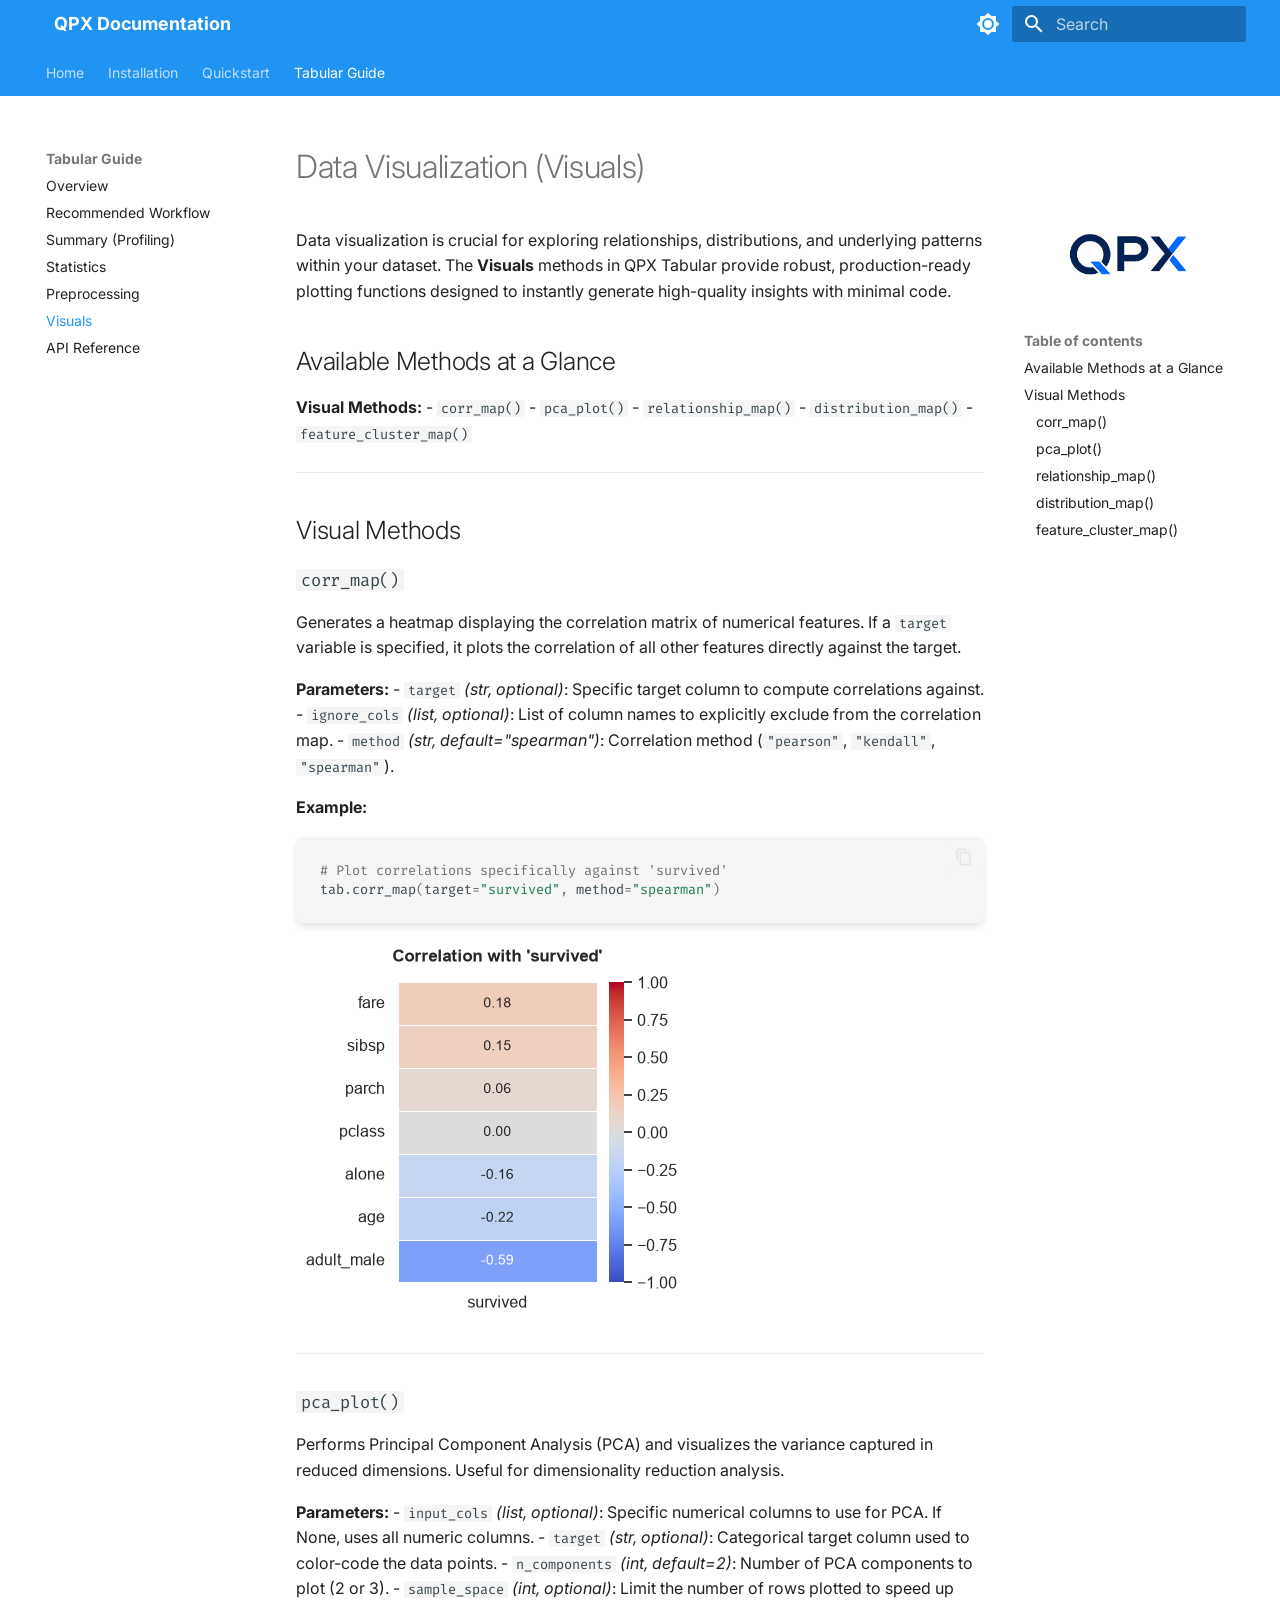
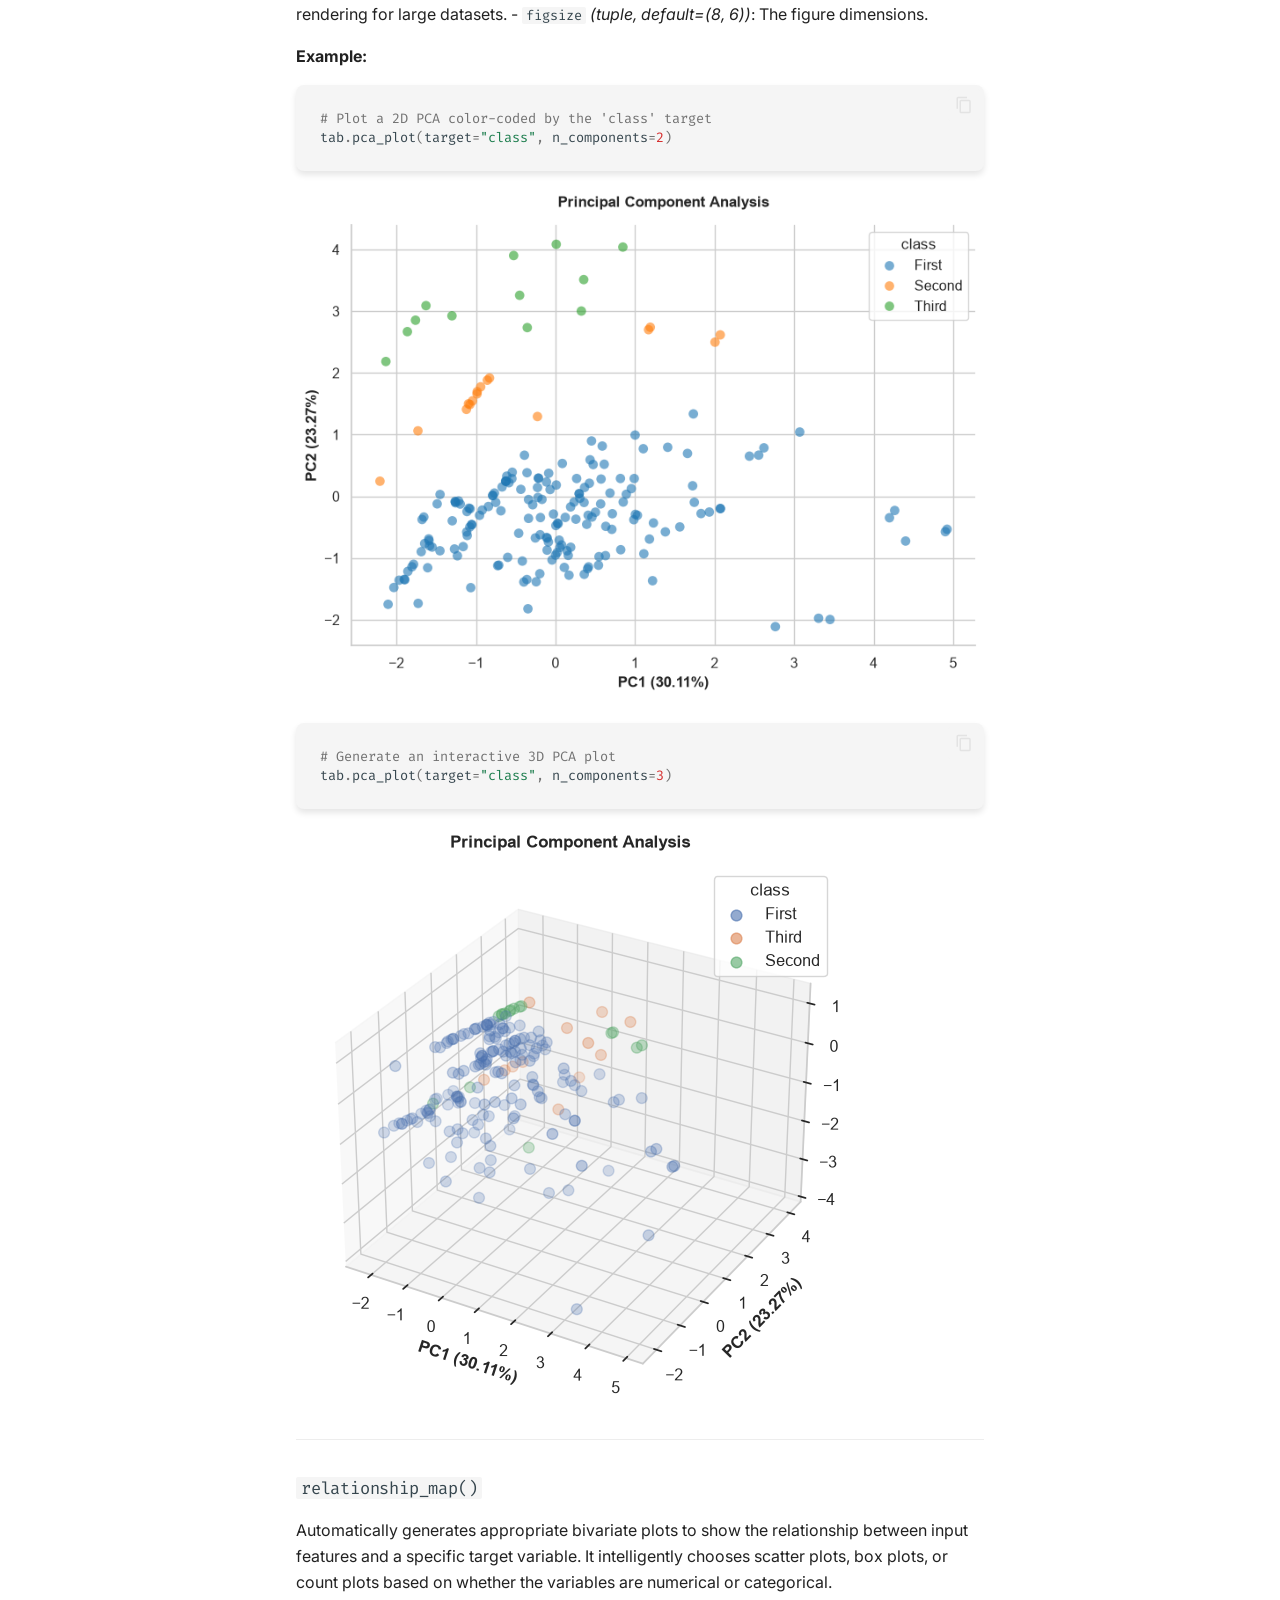
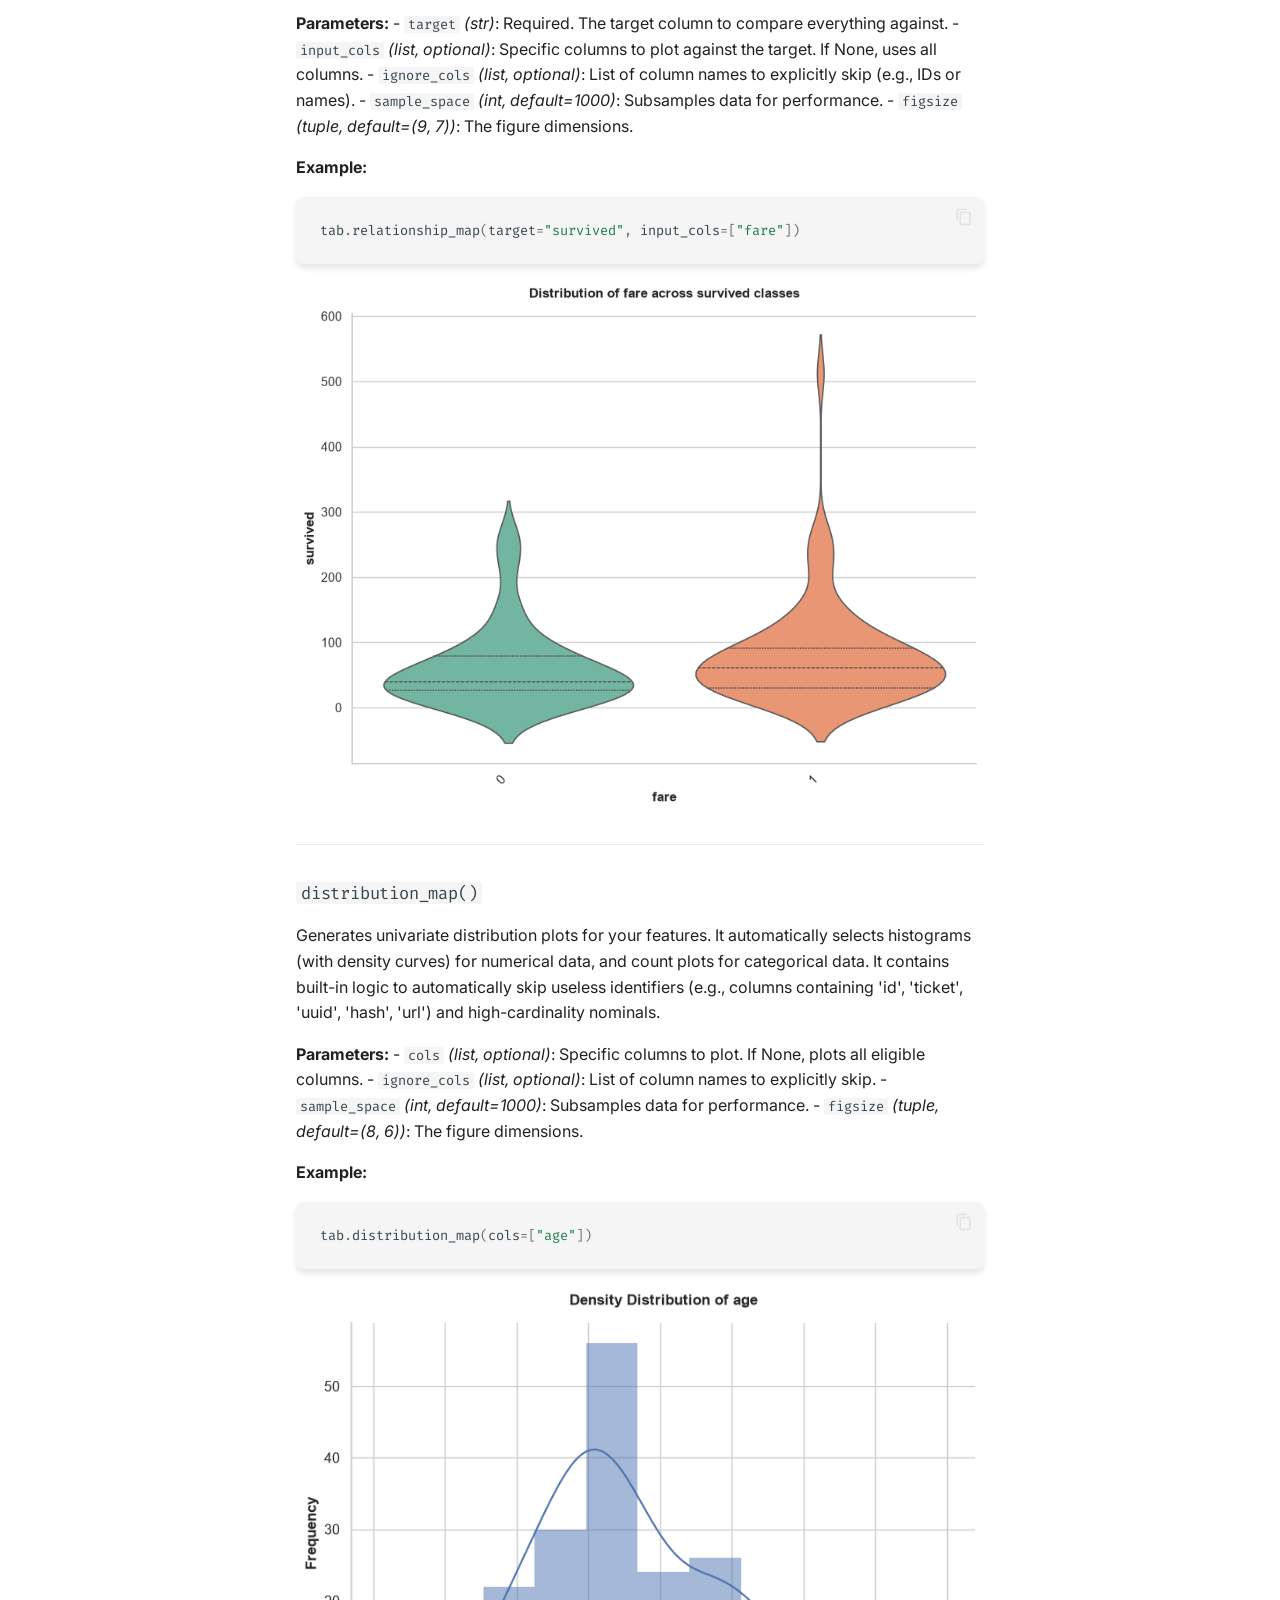
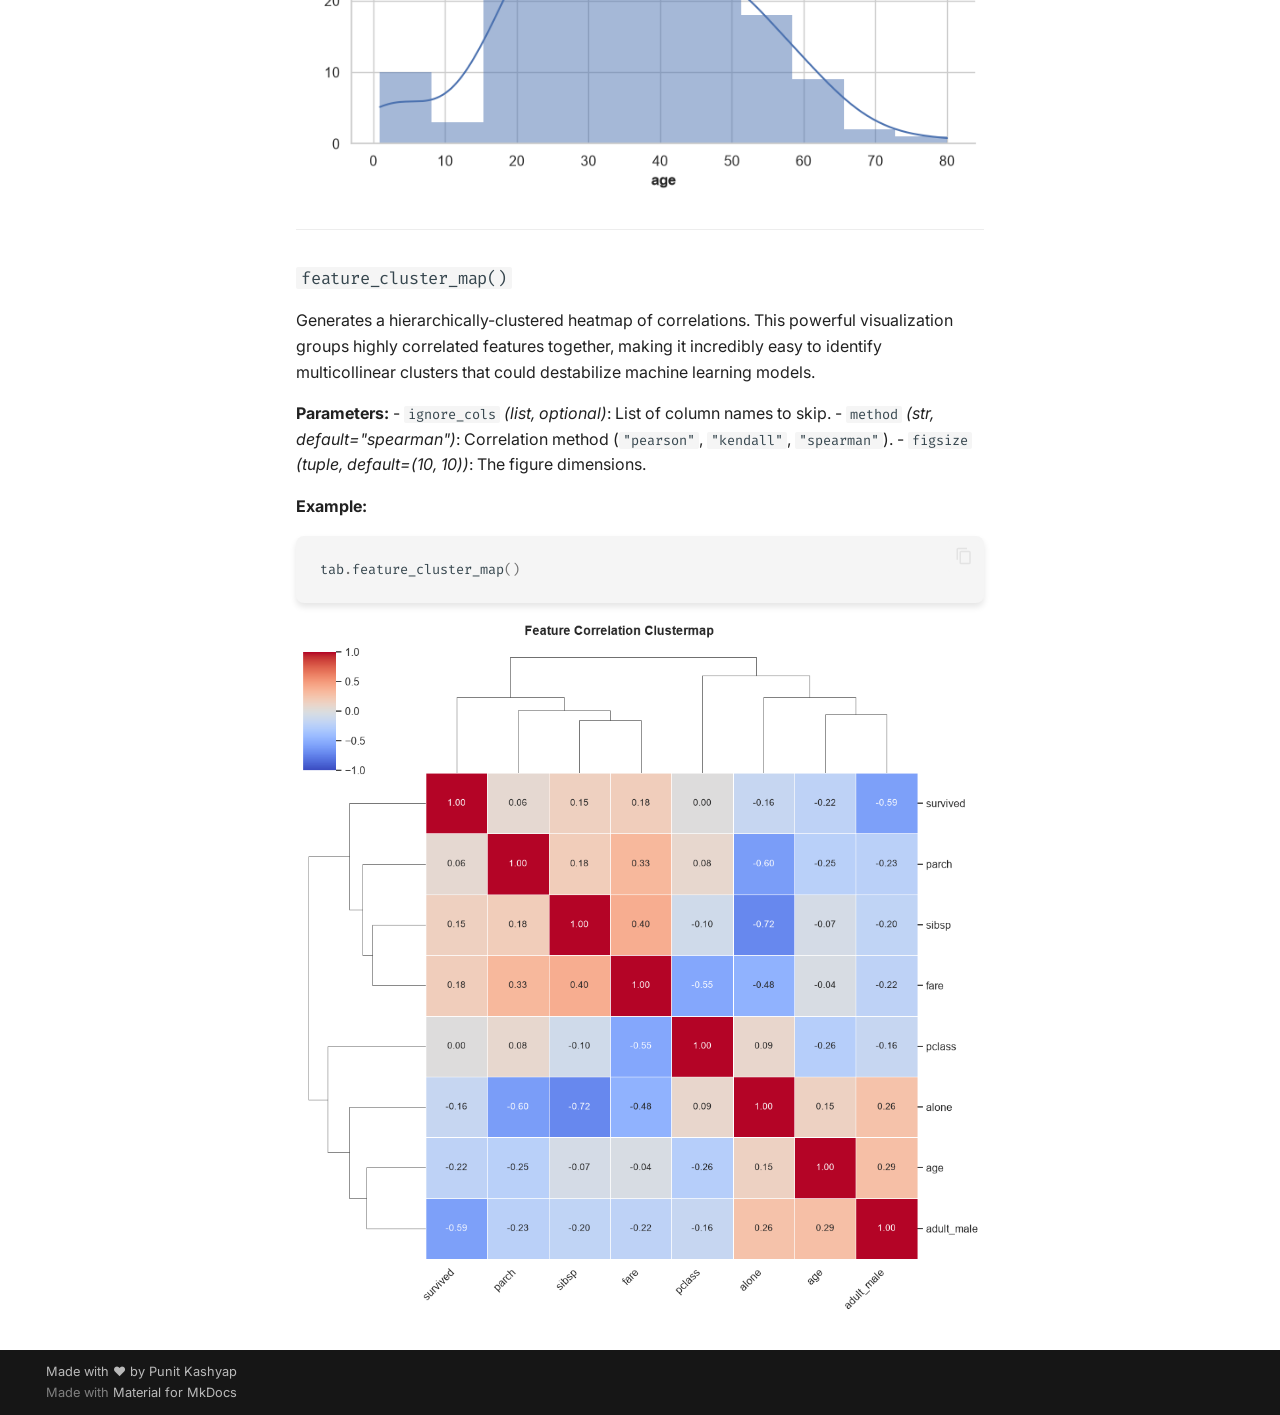
<file: user_guide/tabular/visuals/index.html>
<!doctype html>
<html lang="en" class="no-js">
  <head>
    
      <meta charset="utf-8">
      <meta name="viewport" content="width=device-width,initial-scale=1">
      
        <meta name="description" content="Automated Data Processing Toolkit">
      
      
        <meta name="author" content="Punit Kashyap">
      
      
      
        <link rel="prev" href="../preprocessing/">
      
      
        <link rel="next" href="../api_reference/">
      
      
        
      
      
      <link rel="icon" href="../../../assets/qpx_logo.png">
      <meta name="generator" content="mkdocs-1.6.1, mkdocs-material-9.7.6">
    
    
      
        <title>Visuals - QPX Documentation</title>
      
    
    
      <link rel="stylesheet" href="../../../assets/stylesheets/main.484c7ddc.min.css">
      
        
        <link rel="stylesheet" href="../../../assets/stylesheets/palette.ab4e12ef.min.css">
      
      


    
    
      
    
    
      
        
        
        <link rel="preconnect" href="https://fonts.gstatic.com" crossorigin>
        <link rel="stylesheet" href="https://fonts.googleapis.com/css?family=Inter:300,300i,400,400i,700,700i%7CFira+Code:400,400i,700,700i&display=fallback">
        <style>:root{--md-text-font:"Inter";--md-code-font:"Fira Code"}</style>
      
    
    
      <link rel="stylesheet" href="../../../stylesheets/extra.css">
    
    <script>__md_scope=new URL("../../..",location),__md_hash=e=>[...e].reduce(((e,_)=>(e<<5)-e+_.charCodeAt(0)),0),__md_get=(e,_=localStorage,t=__md_scope)=>JSON.parse(_.getItem(t.pathname+"."+e)),__md_set=(e,_,t=localStorage,a=__md_scope)=>{try{t.setItem(a.pathname+"."+e,JSON.stringify(_))}catch(e){}}</script>
    
      

    
    
  </head>
  
  
    
    
      
    
    
    
    
    <body dir="ltr" data-md-color-scheme="default" data-md-color-primary="blue" data-md-color-accent="light-blue">
  
    
    <input class="md-toggle" data-md-toggle="drawer" type="checkbox" id="__drawer" autocomplete="off">
    <input class="md-toggle" data-md-toggle="search" type="checkbox" id="__search" autocomplete="off">
    <label class="md-overlay" for="__drawer"></label>
    <div data-md-component="skip">
      
        
        <a href="#data-visualization-visuals" class="md-skip">
          Skip to content
        </a>
      
    </div>
    <div data-md-component="announce">
      
    </div>
    
    
      

<header class="md-header" data-md-component="header">
  <nav class="md-header__inner md-grid" aria-label="Header">
    <a href="../../.." title="QPX Documentation" class="md-header__button md-logo" aria-label="QPX Documentation" data-md-component="logo">
      
  <img src="../../../assets/qpx_logo.png" alt="logo">

    </a>
    <label class="md-header__button md-icon" for="__drawer">
      
      <svg xmlns="http://www.w3.org/2000/svg" viewBox="0 0 24 24"><path d="M3 6h18v2H3zm0 5h18v2H3zm0 5h18v2H3z"/></svg>
    </label>
    <div class="md-header__title" data-md-component="header-title">
      <div class="md-header__ellipsis">
        <div class="md-header__topic">
          <span class="md-ellipsis">
            QPX Documentation
          </span>
        </div>
        <div class="md-header__topic" data-md-component="header-topic">
          <span class="md-ellipsis">
            
              Visuals
            
          </span>
        </div>
      </div>
    </div>
    
      
        <form class="md-header__option" data-md-component="palette">
  
    
    
    
    <input class="md-option" data-md-color-media="(prefers-color-scheme: light)" data-md-color-scheme="default" data-md-color-primary="blue" data-md-color-accent="light-blue"  aria-label="Switch to dark mode"  type="radio" name="__palette" id="__palette_0">
    
      <label class="md-header__button md-icon" title="Switch to dark mode" for="__palette_1" hidden>
        <svg xmlns="http://www.w3.org/2000/svg" viewBox="0 0 24 24"><path d="M12 8a4 4 0 0 0-4 4 4 4 0 0 0 4 4 4 4 0 0 0 4-4 4 4 0 0 0-4-4m0 10a6 6 0 0 1-6-6 6 6 0 0 1 6-6 6 6 0 0 1 6 6 6 6 0 0 1-6 6m8-9.31V4h-4.69L12 .69 8.69 4H4v4.69L.69 12 4 15.31V20h4.69L12 23.31 15.31 20H20v-4.69L23.31 12z"/></svg>
      </label>
    
  
    
    
    
    <input class="md-option" data-md-color-media="(prefers-color-scheme: dark)" data-md-color-scheme="slate" data-md-color-primary="blue" data-md-color-accent="light-blue"  aria-label="Switch to light mode"  type="radio" name="__palette" id="__palette_1">
    
      <label class="md-header__button md-icon" title="Switch to light mode" for="__palette_0" hidden>
        <svg xmlns="http://www.w3.org/2000/svg" viewBox="0 0 24 24"><path d="M12 18c-.89 0-1.74-.2-2.5-.55C11.56 16.5 13 14.42 13 12s-1.44-4.5-3.5-5.45C10.26 6.2 11.11 6 12 6a6 6 0 0 1 6 6 6 6 0 0 1-6 6m8-9.31V4h-4.69L12 .69 8.69 4H4v4.69L.69 12 4 15.31V20h4.69L12 23.31 15.31 20H20v-4.69L23.31 12z"/></svg>
      </label>
    
  
</form>
      
    
    
      <script>var palette=__md_get("__palette");if(palette&&palette.color){if("(prefers-color-scheme)"===palette.color.media){var media=matchMedia("(prefers-color-scheme: light)"),input=document.querySelector(media.matches?"[data-md-color-media='(prefers-color-scheme: light)']":"[data-md-color-media='(prefers-color-scheme: dark)']");palette.color.media=input.getAttribute("data-md-color-media"),palette.color.scheme=input.getAttribute("data-md-color-scheme"),palette.color.primary=input.getAttribute("data-md-color-primary"),palette.color.accent=input.getAttribute("data-md-color-accent")}for(var[key,value]of Object.entries(palette.color))document.body.setAttribute("data-md-color-"+key,value)}</script>
    
    
    
      
      
        <label class="md-header__button md-icon" for="__search">
          
          <svg xmlns="http://www.w3.org/2000/svg" viewBox="0 0 24 24"><path d="M9.5 3A6.5 6.5 0 0 1 16 9.5c0 1.61-.59 3.09-1.56 4.23l.27.27h.79l5 5-1.5 1.5-5-5v-.79l-.27-.27A6.52 6.52 0 0 1 9.5 16 6.5 6.5 0 0 1 3 9.5 6.5 6.5 0 0 1 9.5 3m0 2C7 5 5 7 5 9.5S7 14 9.5 14 14 12 14 9.5 12 5 9.5 5"/></svg>
        </label>
        <div class="md-search" data-md-component="search" role="dialog">
  <label class="md-search__overlay" for="__search"></label>
  <div class="md-search__inner" role="search">
    <form class="md-search__form" name="search">
      <input type="text" class="md-search__input" name="query" aria-label="Search" placeholder="Search" autocapitalize="off" autocorrect="off" autocomplete="off" spellcheck="false" data-md-component="search-query" required>
      <label class="md-search__icon md-icon" for="__search">
        
        <svg xmlns="http://www.w3.org/2000/svg" viewBox="0 0 24 24"><path d="M9.5 3A6.5 6.5 0 0 1 16 9.5c0 1.61-.59 3.09-1.56 4.23l.27.27h.79l5 5-1.5 1.5-5-5v-.79l-.27-.27A6.52 6.52 0 0 1 9.5 16 6.5 6.5 0 0 1 3 9.5 6.5 6.5 0 0 1 9.5 3m0 2C7 5 5 7 5 9.5S7 14 9.5 14 14 12 14 9.5 12 5 9.5 5"/></svg>
        
        <svg xmlns="http://www.w3.org/2000/svg" viewBox="0 0 24 24"><path d="M20 11v2H8l5.5 5.5-1.42 1.42L4.16 12l7.92-7.92L13.5 5.5 8 11z"/></svg>
      </label>
      <nav class="md-search__options" aria-label="Search">
        
          <a href="javascript:void(0)" class="md-search__icon md-icon" title="Share" aria-label="Share" data-clipboard data-clipboard-text="" data-md-component="search-share" tabindex="-1">
            
            <svg xmlns="http://www.w3.org/2000/svg" viewBox="0 0 24 24"><path d="M18 16.08c-.76 0-1.44.3-1.96.77L8.91 12.7c.05-.23.09-.46.09-.7s-.04-.47-.09-.7l7.05-4.11c.54.5 1.25.81 2.04.81a3 3 0 0 0 3-3 3 3 0 0 0-3-3 3 3 0 0 0-3 3c0 .24.04.47.09.7L8.04 9.81C7.5 9.31 6.79 9 6 9a3 3 0 0 0-3 3 3 3 0 0 0 3 3c.79 0 1.5-.31 2.04-.81l7.12 4.15c-.05.21-.08.43-.08.66 0 1.61 1.31 2.91 2.92 2.91s2.92-1.3 2.92-2.91A2.92 2.92 0 0 0 18 16.08"/></svg>
          </a>
        
        <button type="reset" class="md-search__icon md-icon" title="Clear" aria-label="Clear" tabindex="-1">
          
          <svg xmlns="http://www.w3.org/2000/svg" viewBox="0 0 24 24"><path d="M19 6.41 17.59 5 12 10.59 6.41 5 5 6.41 10.59 12 5 17.59 6.41 19 12 13.41 17.59 19 19 17.59 13.41 12z"/></svg>
        </button>
      </nav>
      
        <div class="md-search__suggest" data-md-component="search-suggest"></div>
      
    </form>
    <div class="md-search__output">
      <div class="md-search__scrollwrap" tabindex="0" data-md-scrollfix>
        <div class="md-search-result" data-md-component="search-result">
          <div class="md-search-result__meta">
            Initializing search
          </div>
          <ol class="md-search-result__list" role="presentation"></ol>
        </div>
      </div>
    </div>
  </div>
</div>
      
    
    
  </nav>
  
</header>
    
    <div class="md-container" data-md-component="container">
      
      
        
          
            
<nav class="md-tabs" aria-label="Tabs" data-md-component="tabs">
  <div class="md-grid">
    <ul class="md-tabs__list">
      
        
  
  
  
  
    <li class="md-tabs__item">
      <a href="../../.." class="md-tabs__link">
        
  
  
    
  
  Home

      </a>
    </li>
  

      
        
  
  
  
  
    <li class="md-tabs__item">
      <a href="../../../installation/" class="md-tabs__link">
        
  
  
    
  
  Installation

      </a>
    </li>
  

      
        
  
  
  
  
    <li class="md-tabs__item">
      <a href="../../../quickstart/" class="md-tabs__link">
        
  
  
    
  
  Quickstart

      </a>
    </li>
  

      
        
  
  
  
    
  
  
    
    
      <li class="md-tabs__item md-tabs__item--active">
        <a href="../overview/" class="md-tabs__link">
          
  
  
  Tabular Guide

        </a>
      </li>
    
  

      
    </ul>
  </div>
</nav>
          
        
      
      <main class="md-main" data-md-component="main">
        <div class="md-main__inner md-grid">
          
  
    
    <div class="md-sidebar md-sidebar--primary" data-md-component="sidebar" data-md-type="navigation" >
      <div class="md-sidebar__scrollwrap">
        <div class="md-sidebar__inner">
          


  


<nav class="md-nav md-nav--primary md-nav--lifted" aria-label="Navigation" data-md-level="0">
  <label class="md-nav__title" for="__drawer">
    <a href="../../.." title="QPX Documentation" class="md-nav__button md-logo" aria-label="QPX Documentation" data-md-component="logo">
      
  <img src="../../../assets/qpx_logo.png" alt="logo">

    </a>
    QPX Documentation
  </label>
  
  <ul class="md-nav__list" data-md-scrollfix>
    
      
      
  
  
  
  
    <li class="md-nav__item">
      <a href="../../.." class="md-nav__link">
        
  
  
  <span class="md-ellipsis">
    
  
    Home
  

    
  </span>
  
  

      </a>
    </li>
  

    
      
      
  
  
  
  
    <li class="md-nav__item">
      <a href="../../../installation/" class="md-nav__link">
        
  
  
  <span class="md-ellipsis">
    
  
    Installation
  

    
  </span>
  
  

      </a>
    </li>
  

    
      
      
  
  
  
  
    <li class="md-nav__item">
      <a href="../../../quickstart/" class="md-nav__link">
        
  
  
  <span class="md-ellipsis">
    
  
    Quickstart
  

    
  </span>
  
  

      </a>
    </li>
  

    
      
      
  
  
    
  
  
  
    
    
    
    
      
        
        
      
      
        
      
    
    
    <li class="md-nav__item md-nav__item--active md-nav__item--section md-nav__item--nested">
      
        
        
        <input class="md-nav__toggle md-toggle " type="checkbox" id="__nav_4" checked>
        
          
          <label class="md-nav__link" for="__nav_4" id="__nav_4_label" tabindex="">
            
  
  
  <span class="md-ellipsis">
    
  
    Tabular Guide
  

    
  </span>
  
  

            <span class="md-nav__icon md-icon"></span>
          </label>
        
        <nav class="md-nav" data-md-level="1" aria-labelledby="__nav_4_label" aria-expanded="true">
          <label class="md-nav__title" for="__nav_4">
            <span class="md-nav__icon md-icon"></span>
            
  
    Tabular Guide
  

          </label>
          <ul class="md-nav__list" data-md-scrollfix>
            
              
                
  
  
  
  
    <li class="md-nav__item">
      <a href="../overview/" class="md-nav__link">
        
  
  
  <span class="md-ellipsis">
    
  
    Overview
  

    
  </span>
  
  

      </a>
    </li>
  

              
            
              
                
  
  
  
  
    <li class="md-nav__item">
      <a href="../workflow/" class="md-nav__link">
        
  
  
  <span class="md-ellipsis">
    
  
    Recommended Workflow
  

    
  </span>
  
  

      </a>
    </li>
  

              
            
              
                
  
  
  
  
    <li class="md-nav__item">
      <a href="../summary/" class="md-nav__link">
        
  
  
  <span class="md-ellipsis">
    
  
    Summary (Profiling)
  

    
  </span>
  
  

      </a>
    </li>
  

              
            
              
                
  
  
  
  
    <li class="md-nav__item">
      <a href="../statistics/" class="md-nav__link">
        
  
  
  <span class="md-ellipsis">
    
  
    Statistics
  

    
  </span>
  
  

      </a>
    </li>
  

              
            
              
                
  
  
  
  
    <li class="md-nav__item">
      <a href="../preprocessing/" class="md-nav__link">
        
  
  
  <span class="md-ellipsis">
    
  
    Preprocessing
  

    
  </span>
  
  

      </a>
    </li>
  

              
            
              
                
  
  
    
  
  
  
    <li class="md-nav__item md-nav__item--active">
      
      <input class="md-nav__toggle md-toggle" type="checkbox" id="__toc">
      
      
        
      
      
        <label class="md-nav__link md-nav__link--active" for="__toc">
          
  
  
  <span class="md-ellipsis">
    
  
    Visuals
  

    
  </span>
  
  

          <span class="md-nav__icon md-icon"></span>
        </label>
      
      <a href="./" class="md-nav__link md-nav__link--active">
        
  
  
  <span class="md-ellipsis">
    
  
    Visuals
  

    
  </span>
  
  

      </a>
      
        

<nav class="md-nav md-nav--secondary" aria-label="Table of contents">
  
  
  
    
  
  
    <label class="md-nav__title" for="__toc">
      <span class="md-nav__icon md-icon"></span>
      Table of contents
    </label>
    <ul class="md-nav__list" data-md-component="toc" data-md-scrollfix>
      
        <li class="md-nav__item">
  <a href="#available-methods-at-a-glance" class="md-nav__link">
    <span class="md-ellipsis">
      
        Available Methods at a Glance
      
    </span>
  </a>
  
</li>
      
        <li class="md-nav__item">
  <a href="#visual-methods" class="md-nav__link">
    <span class="md-ellipsis">
      
        Visual Methods
      
    </span>
  </a>
  
    <nav class="md-nav" aria-label="Visual Methods">
      <ul class="md-nav__list">
        
          <li class="md-nav__item">
  <a href="#corr_map" class="md-nav__link">
    <span class="md-ellipsis">
      
        corr_map()
      
    </span>
  </a>
  
</li>
        
          <li class="md-nav__item">
  <a href="#pca_plot" class="md-nav__link">
    <span class="md-ellipsis">
      
        pca_plot()
      
    </span>
  </a>
  
</li>
        
          <li class="md-nav__item">
  <a href="#relationship_map" class="md-nav__link">
    <span class="md-ellipsis">
      
        relationship_map()
      
    </span>
  </a>
  
</li>
        
          <li class="md-nav__item">
  <a href="#distribution_map" class="md-nav__link">
    <span class="md-ellipsis">
      
        distribution_map()
      
    </span>
  </a>
  
</li>
        
          <li class="md-nav__item">
  <a href="#feature_cluster_map" class="md-nav__link">
    <span class="md-ellipsis">
      
        feature_cluster_map()
      
    </span>
  </a>
  
</li>
        
      </ul>
    </nav>
  
</li>
      
    </ul>
  
</nav>
      
    </li>
  

              
            
              
                
  
  
  
  
    <li class="md-nav__item">
      <a href="../api_reference/" class="md-nav__link">
        
  
  
  <span class="md-ellipsis">
    
  
    API Reference
  

    
  </span>
  
  

      </a>
    </li>
  

              
            
          </ul>
        </nav>
      
    </li>
  

    
  </ul>
</nav>
        </div>
      </div>
    </div>
  
  
    
    <div class="md-sidebar md-sidebar--secondary" data-md-component="sidebar" data-md-type="toc" >
      <div class="md-sidebar__scrollwrap">
        <div class="md-sidebar__inner">
          <!-- Inject logo directly into the secondary sidebar container -->
          <div style="text-align: center; padding: 1.5rem 1rem 0 1rem;">
            <a href="../../..">
              <img src="../../../assets/qpx_logo.png" alt="QPX Logo" style="max-width: 150px; height: auto;">
            </a>
          </div>
          

<nav class="md-nav md-nav--secondary" aria-label="Table of contents">
  
  
  
    
  
  
    <label class="md-nav__title" for="__toc">
      <span class="md-nav__icon md-icon"></span>
      Table of contents
    </label>
    <ul class="md-nav__list" data-md-component="toc" data-md-scrollfix>
      
        <li class="md-nav__item">
  <a href="#available-methods-at-a-glance" class="md-nav__link">
    <span class="md-ellipsis">
      
        Available Methods at a Glance
      
    </span>
  </a>
  
</li>
      
        <li class="md-nav__item">
  <a href="#visual-methods" class="md-nav__link">
    <span class="md-ellipsis">
      
        Visual Methods
      
    </span>
  </a>
  
    <nav class="md-nav" aria-label="Visual Methods">
      <ul class="md-nav__list">
        
          <li class="md-nav__item">
  <a href="#corr_map" class="md-nav__link">
    <span class="md-ellipsis">
      
        corr_map()
      
    </span>
  </a>
  
</li>
        
          <li class="md-nav__item">
  <a href="#pca_plot" class="md-nav__link">
    <span class="md-ellipsis">
      
        pca_plot()
      
    </span>
  </a>
  
</li>
        
          <li class="md-nav__item">
  <a href="#relationship_map" class="md-nav__link">
    <span class="md-ellipsis">
      
        relationship_map()
      
    </span>
  </a>
  
</li>
        
          <li class="md-nav__item">
  <a href="#distribution_map" class="md-nav__link">
    <span class="md-ellipsis">
      
        distribution_map()
      
    </span>
  </a>
  
</li>
        
          <li class="md-nav__item">
  <a href="#feature_cluster_map" class="md-nav__link">
    <span class="md-ellipsis">
      
        feature_cluster_map()
      
    </span>
  </a>
  
</li>
        
      </ul>
    </nav>
  
</li>
      
    </ul>
  
</nav>
        </div>
      </div>
    </div>
  

          
            <div class="md-content" data-md-component="content">
              
              <article class="md-content__inner md-typeset">
                
                  



<h1 id="data-visualization-visuals">Data Visualization (Visuals)</h1>
<p>Data visualization is crucial for exploring relationships, distributions, and underlying patterns within your dataset. The <strong>Visuals</strong> methods in QPX Tabular provide robust, production-ready plotting functions designed to instantly generate high-quality insights with minimal code.</p>
<h2 id="available-methods-at-a-glance">Available Methods at a Glance</h2>
<p><strong>Visual Methods:</strong>
- <code>corr_map()</code>
- <code>pca_plot()</code>
- <code>relationship_map()</code>
- <code>distribution_map()</code>
- <code>feature_cluster_map()</code></p>
<hr />
<h2 id="visual-methods">Visual Methods</h2>
<h3 id="corr_map"><code>corr_map()</code></h3>
<p>Generates a heatmap displaying the correlation matrix of numerical features. If a <code>target</code> variable is specified, it plots the correlation of all other features directly against the target.</p>
<p><strong>Parameters:</strong>
- <code>target</code> <em>(str, optional)</em>: Specific target column to compute correlations against.
- <code>ignore_cols</code> <em>(list, optional)</em>: List of column names to explicitly exclude from the correlation map.
- <code>method</code> <em>(str, default="spearman")</em>: Correlation method (<code>"pearson"</code>, <code>"kendall"</code>, <code>"spearman"</code>).</p>
<p><strong>Example:</strong>
<div class="language-python highlight"><pre><span></span><code><span id="__span-0-1"><a id="__codelineno-0-1" name="__codelineno-0-1" href="#__codelineno-0-1"></a><span class="c1"># Plot correlations specifically against &#39;survived&#39;</span>
</span><span id="__span-0-2"><a id="__codelineno-0-2" name="__codelineno-0-2" href="#__codelineno-0-2"></a><span class="n">tab</span><span class="o">.</span><span class="n">corr_map</span><span class="p">(</span><span class="n">target</span><span class="o">=</span><span class="s2">&quot;survived&quot;</span><span class="p">,</span> <span class="n">method</span><span class="o">=</span><span class="s2">&quot;spearman&quot;</span><span class="p">)</span>
</span></code></pre></div>
<img alt="Correlation Map" src="../../../assets/corr_map_0.png" /></p>
<hr />
<h3 id="pca_plot"><code>pca_plot()</code></h3>
<p>Performs Principal Component Analysis (PCA) and visualizes the variance captured in reduced dimensions. Useful for dimensionality reduction analysis.</p>
<p><strong>Parameters:</strong>
- <code>input_cols</code> <em>(list, optional)</em>: Specific numerical columns to use for PCA. If None, uses all numeric columns.
- <code>target</code> <em>(str, optional)</em>: Categorical target column used to color-code the data points.
- <code>n_components</code> <em>(int, default=2)</em>: Number of PCA components to plot (2 or 3).
- <code>sample_space</code> <em>(int, optional)</em>: Limit the number of rows plotted to speed up rendering for large datasets.
- <code>figsize</code> <em>(tuple, default=(8, 6))</em>: The figure dimensions.</p>
<p><strong>Example:</strong>
<div class="language-python highlight"><pre><span></span><code><span id="__span-1-1"><a id="__codelineno-1-1" name="__codelineno-1-1" href="#__codelineno-1-1"></a><span class="c1"># Plot a 2D PCA color-coded by the &#39;class&#39; target</span>
</span><span id="__span-1-2"><a id="__codelineno-1-2" name="__codelineno-1-2" href="#__codelineno-1-2"></a><span class="n">tab</span><span class="o">.</span><span class="n">pca_plot</span><span class="p">(</span><span class="n">target</span><span class="o">=</span><span class="s2">&quot;class&quot;</span><span class="p">,</span> <span class="n">n_components</span><span class="o">=</span><span class="mi">2</span><span class="p">)</span>
</span></code></pre></div>
<img alt="PCA Plot" src="../../../assets/pca_plot_0.png" /></p>
<p><div class="language-python highlight"><pre><span></span><code><span id="__span-2-1"><a id="__codelineno-2-1" name="__codelineno-2-1" href="#__codelineno-2-1"></a><span class="c1"># Generate an interactive 3D PCA plot</span>
</span><span id="__span-2-2"><a id="__codelineno-2-2" name="__codelineno-2-2" href="#__codelineno-2-2"></a><span class="n">tab</span><span class="o">.</span><span class="n">pca_plot</span><span class="p">(</span><span class="n">target</span><span class="o">=</span><span class="s2">&quot;class&quot;</span><span class="p">,</span> <span class="n">n_components</span><span class="o">=</span><span class="mi">3</span><span class="p">)</span>
</span></code></pre></div>
<img alt="3D PCA Plot" src="../../../assets/pca_plot_3d_0.png" /></p>
<hr />
<h3 id="relationship_map"><code>relationship_map()</code></h3>
<p>Automatically generates appropriate bivariate plots to show the relationship between input features and a specific target variable. It intelligently chooses scatter plots, box plots, or count plots based on whether the variables are numerical or categorical.</p>
<p><strong>Parameters:</strong>
- <code>target</code> <em>(str)</em>: Required. The target column to compare everything against.
- <code>input_cols</code> <em>(list, optional)</em>: Specific columns to plot against the target. If None, uses all columns.
- <code>ignore_cols</code> <em>(list, optional)</em>: List of column names to explicitly skip (e.g., IDs or names).
- <code>sample_space</code> <em>(int, default=1000)</em>: Subsamples data for performance.
- <code>figsize</code> <em>(tuple, default=(9, 7))</em>: The figure dimensions.</p>
<p><strong>Example:</strong>
<div class="language-python highlight"><pre><span></span><code><span id="__span-3-1"><a id="__codelineno-3-1" name="__codelineno-3-1" href="#__codelineno-3-1"></a><span class="n">tab</span><span class="o">.</span><span class="n">relationship_map</span><span class="p">(</span><span class="n">target</span><span class="o">=</span><span class="s2">&quot;survived&quot;</span><span class="p">,</span> <span class="n">input_cols</span><span class="o">=</span><span class="p">[</span><span class="s2">&quot;fare&quot;</span><span class="p">])</span>
</span></code></pre></div>
<img alt="Relationship Map" src="../../../assets/relationship_map_0.png" /></p>
<hr />
<h3 id="distribution_map"><code>distribution_map()</code></h3>
<p>Generates univariate distribution plots for your features. It automatically selects histograms (with density curves) for numerical data, and count plots for categorical data. It contains built-in logic to automatically skip useless identifiers (e.g., columns containing 'id', 'ticket', 'uuid', 'hash', 'url') and high-cardinality nominals.</p>
<p><strong>Parameters:</strong>
- <code>cols</code> <em>(list, optional)</em>: Specific columns to plot. If None, plots all eligible columns.
- <code>ignore_cols</code> <em>(list, optional)</em>: List of column names to explicitly skip.
- <code>sample_space</code> <em>(int, default=1000)</em>: Subsamples data for performance.
- <code>figsize</code> <em>(tuple, default=(8, 6))</em>: The figure dimensions.</p>
<p><strong>Example:</strong>
<div class="language-python highlight"><pre><span></span><code><span id="__span-4-1"><a id="__codelineno-4-1" name="__codelineno-4-1" href="#__codelineno-4-1"></a><span class="n">tab</span><span class="o">.</span><span class="n">distribution_map</span><span class="p">(</span><span class="n">cols</span><span class="o">=</span><span class="p">[</span><span class="s2">&quot;age&quot;</span><span class="p">])</span>
</span></code></pre></div>
<img alt="Distribution Map" src="../../../assets/distribution_map_0.png" /></p>
<hr />
<h3 id="feature_cluster_map"><code>feature_cluster_map()</code></h3>
<p>Generates a hierarchically-clustered heatmap of correlations. This powerful visualization groups highly correlated features together, making it incredibly easy to identify multicollinear clusters that could destabilize machine learning models.</p>
<p><strong>Parameters:</strong>
- <code>ignore_cols</code> <em>(list, optional)</em>: List of column names to skip.
- <code>method</code> <em>(str, default="spearman")</em>: Correlation method (<code>"pearson"</code>, <code>"kendall"</code>, <code>"spearman"</code>).
- <code>figsize</code> <em>(tuple, default=(10, 10))</em>: The figure dimensions.</p>
<p><strong>Example:</strong>
<div class="language-python highlight"><pre><span></span><code><span id="__span-5-1"><a id="__codelineno-5-1" name="__codelineno-5-1" href="#__codelineno-5-1"></a><span class="n">tab</span><span class="o">.</span><span class="n">feature_cluster_map</span><span class="p">()</span>
</span></code></pre></div>
<img alt="Feature Cluster Map" src="../../../assets/feature_cluster_map_0.png" /></p>












                
              </article>
            </div>
          
          
<script>var target=document.getElementById(location.hash.slice(1));target&&target.name&&(target.checked=target.name.startsWith("__tabbed_"))</script>
        </div>
        
          <button type="button" class="md-top md-icon" data-md-component="top" hidden>
  
  <svg xmlns="http://www.w3.org/2000/svg" viewBox="0 0 24 24"><path d="M13 20h-2V8l-5.5 5.5-1.42-1.42L12 4.16l7.92 7.92-1.42 1.42L13 8z"/></svg>
  Back to top
</button>
        
      </main>
      
        <footer class="md-footer">
  
  <div class="md-footer-meta md-typeset">
    <div class="md-footer-meta__inner md-grid">
      <div class="md-copyright">
  
    <div class="md-copyright__highlight">
      Made with ❤️ by Punit Kashyap
    </div>
  
  
    Made with
    <a href="https://squidfunk.github.io/mkdocs-material/" target="_blank" rel="noopener">
      Material for MkDocs
    </a>
  
</div>
      
    </div>
  </div>
</footer>
      
    </div>
    <div class="md-dialog" data-md-component="dialog">
      <div class="md-dialog__inner md-typeset"></div>
    </div>
    
    
    
      
      
      <script id="__config" type="application/json">{"annotate": null, "base": "../../..", "features": ["navigation.tabs", "navigation.sections", "navigation.expand", "navigation.top", "navigation.tracking", "search.suggest", "search.highlight", "search.share", "content.code.copy", "content.code.annotate"], "search": "../../../assets/javascripts/workers/search.2c215733.min.js", "tags": null, "translations": {"clipboard.copied": "Copied to clipboard", "clipboard.copy": "Copy to clipboard", "search.result.more.one": "1 more on this page", "search.result.more.other": "# more on this page", "search.result.none": "No matching documents", "search.result.one": "1 matching document", "search.result.other": "# matching documents", "search.result.placeholder": "Type to start searching", "search.result.term.missing": "Missing", "select.version": "Select version"}, "version": null}</script>
    
    
      <script src="../../../assets/javascripts/bundle.79ae519e.min.js"></script>
      
    
  </body>
</html>
</file>
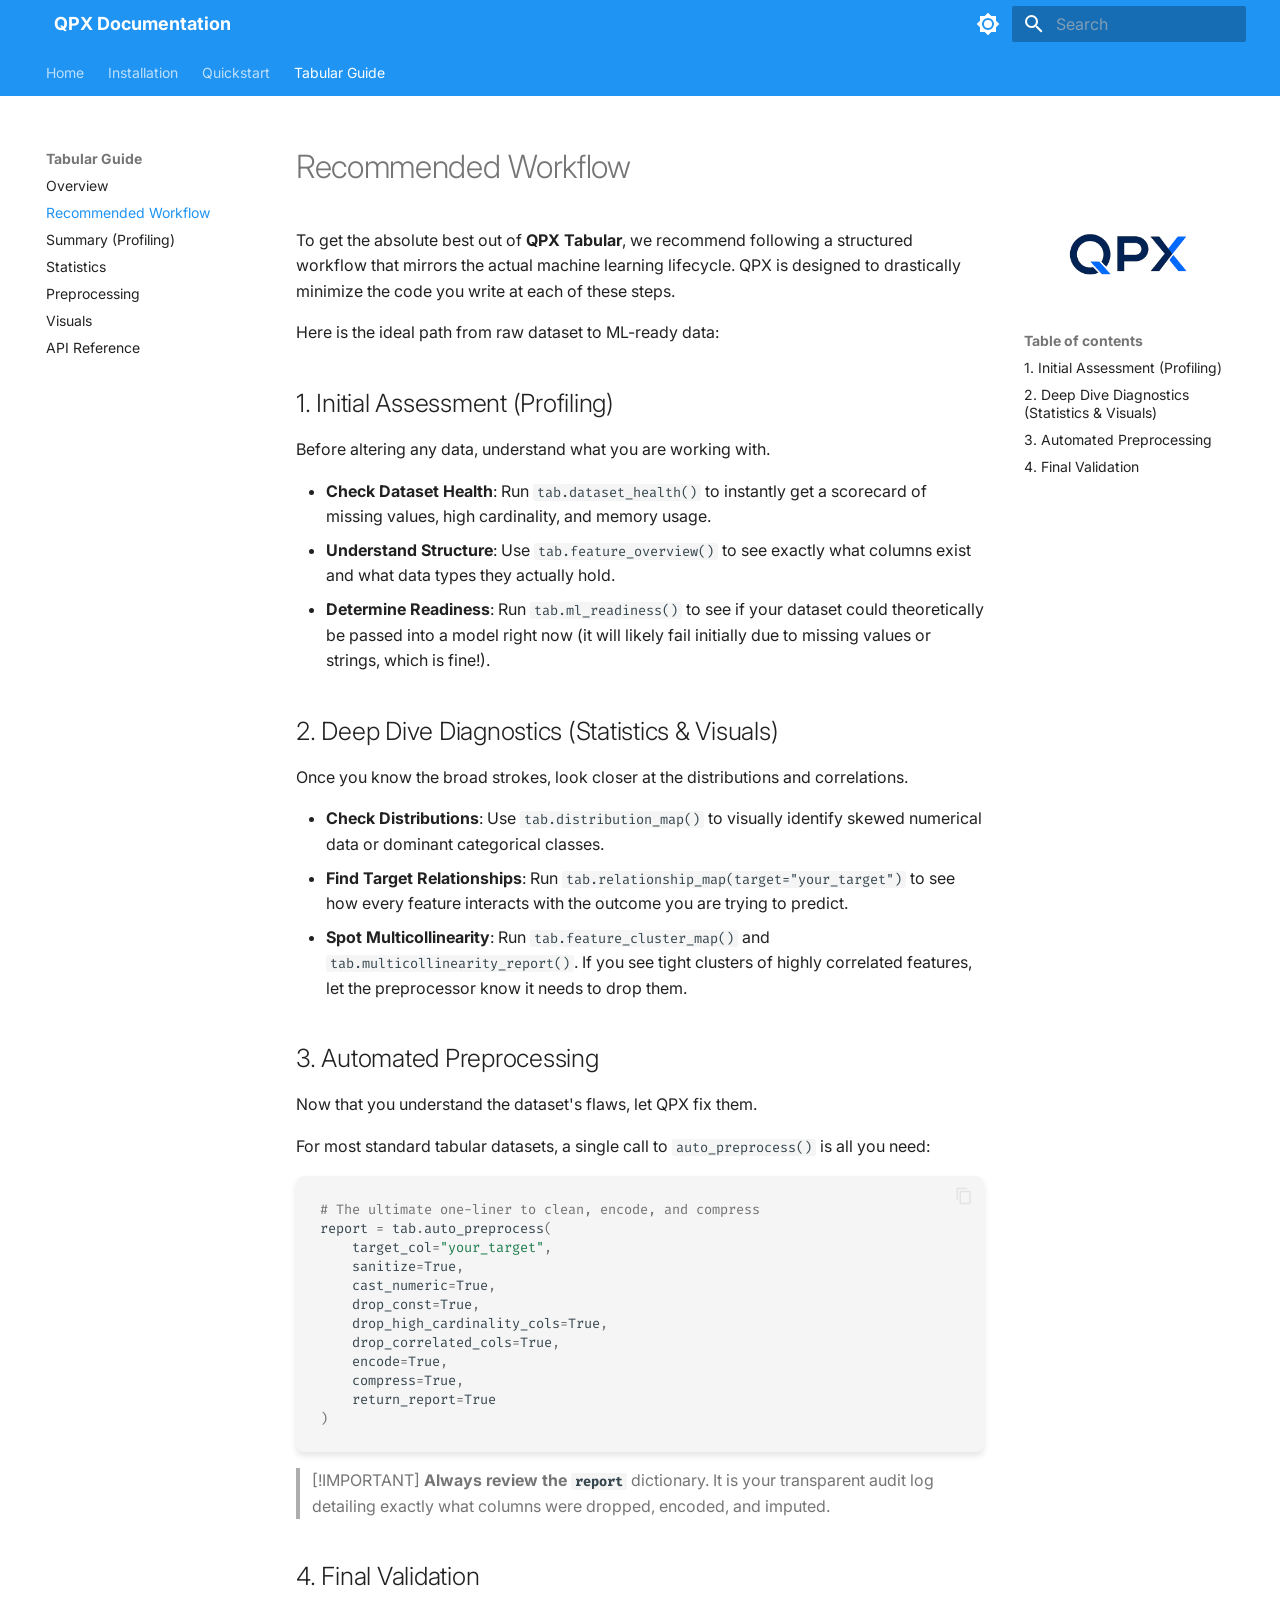
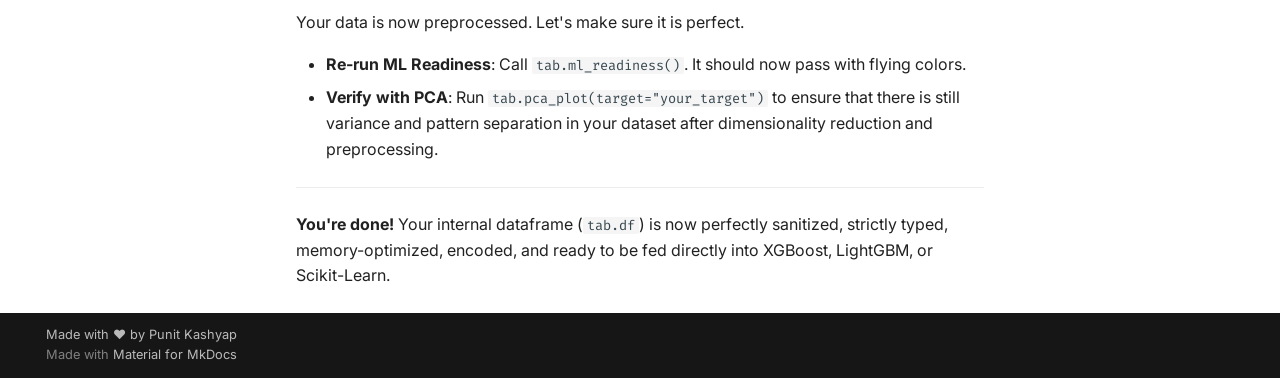
<file: user_guide/tabular/workflow/index.html>
<!doctype html>
<html lang="en" class="no-js">
  <head>
    
      <meta charset="utf-8">
      <meta name="viewport" content="width=device-width,initial-scale=1">
      
        <meta name="description" content="Automated Data Processing Toolkit">
      
      
        <meta name="author" content="Punit Kashyap">
      
      
      
        <link rel="prev" href="../overview/">
      
      
        <link rel="next" href="../summary/">
      
      
        
      
      
      <link rel="icon" href="../../../assets/qpx_logo.png">
      <meta name="generator" content="mkdocs-1.6.1, mkdocs-material-9.7.6">
    
    
      
        <title>Recommended Workflow - QPX Documentation</title>
      
    
    
      <link rel="stylesheet" href="../../../assets/stylesheets/main.484c7ddc.min.css">
      
        
        <link rel="stylesheet" href="../../../assets/stylesheets/palette.ab4e12ef.min.css">
      
      


    
    
      
    
    
      
        
        
        <link rel="preconnect" href="https://fonts.gstatic.com" crossorigin>
        <link rel="stylesheet" href="https://fonts.googleapis.com/css?family=Inter:300,300i,400,400i,700,700i%7CFira+Code:400,400i,700,700i&display=fallback">
        <style>:root{--md-text-font:"Inter";--md-code-font:"Fira Code"}</style>
      
    
    
      <link rel="stylesheet" href="../../../stylesheets/extra.css">
    
    <script>__md_scope=new URL("../../..",location),__md_hash=e=>[...e].reduce(((e,_)=>(e<<5)-e+_.charCodeAt(0)),0),__md_get=(e,_=localStorage,t=__md_scope)=>JSON.parse(_.getItem(t.pathname+"."+e)),__md_set=(e,_,t=localStorage,a=__md_scope)=>{try{t.setItem(a.pathname+"."+e,JSON.stringify(_))}catch(e){}}</script>
    
      

    
    
  </head>
  
  
    
    
      
    
    
    
    
    <body dir="ltr" data-md-color-scheme="default" data-md-color-primary="blue" data-md-color-accent="light-blue">
  
    
    <input class="md-toggle" data-md-toggle="drawer" type="checkbox" id="__drawer" autocomplete="off">
    <input class="md-toggle" data-md-toggle="search" type="checkbox" id="__search" autocomplete="off">
    <label class="md-overlay" for="__drawer"></label>
    <div data-md-component="skip">
      
        
        <a href="#recommended-workflow" class="md-skip">
          Skip to content
        </a>
      
    </div>
    <div data-md-component="announce">
      
    </div>
    
    
      

<header class="md-header" data-md-component="header">
  <nav class="md-header__inner md-grid" aria-label="Header">
    <a href="../../.." title="QPX Documentation" class="md-header__button md-logo" aria-label="QPX Documentation" data-md-component="logo">
      
  <img src="../../../assets/qpx_logo.png" alt="logo">

    </a>
    <label class="md-header__button md-icon" for="__drawer">
      
      <svg xmlns="http://www.w3.org/2000/svg" viewBox="0 0 24 24"><path d="M3 6h18v2H3zm0 5h18v2H3zm0 5h18v2H3z"/></svg>
    </label>
    <div class="md-header__title" data-md-component="header-title">
      <div class="md-header__ellipsis">
        <div class="md-header__topic">
          <span class="md-ellipsis">
            QPX Documentation
          </span>
        </div>
        <div class="md-header__topic" data-md-component="header-topic">
          <span class="md-ellipsis">
            
              Recommended Workflow
            
          </span>
        </div>
      </div>
    </div>
    
      
        <form class="md-header__option" data-md-component="palette">
  
    
    
    
    <input class="md-option" data-md-color-media="(prefers-color-scheme: light)" data-md-color-scheme="default" data-md-color-primary="blue" data-md-color-accent="light-blue"  aria-label="Switch to dark mode"  type="radio" name="__palette" id="__palette_0">
    
      <label class="md-header__button md-icon" title="Switch to dark mode" for="__palette_1" hidden>
        <svg xmlns="http://www.w3.org/2000/svg" viewBox="0 0 24 24"><path d="M12 8a4 4 0 0 0-4 4 4 4 0 0 0 4 4 4 4 0 0 0 4-4 4 4 0 0 0-4-4m0 10a6 6 0 0 1-6-6 6 6 0 0 1 6-6 6 6 0 0 1 6 6 6 6 0 0 1-6 6m8-9.31V4h-4.69L12 .69 8.69 4H4v4.69L.69 12 4 15.31V20h4.69L12 23.31 15.31 20H20v-4.69L23.31 12z"/></svg>
      </label>
    
  
    
    
    
    <input class="md-option" data-md-color-media="(prefers-color-scheme: dark)" data-md-color-scheme="slate" data-md-color-primary="blue" data-md-color-accent="light-blue"  aria-label="Switch to light mode"  type="radio" name="__palette" id="__palette_1">
    
      <label class="md-header__button md-icon" title="Switch to light mode" for="__palette_0" hidden>
        <svg xmlns="http://www.w3.org/2000/svg" viewBox="0 0 24 24"><path d="M12 18c-.89 0-1.74-.2-2.5-.55C11.56 16.5 13 14.42 13 12s-1.44-4.5-3.5-5.45C10.26 6.2 11.11 6 12 6a6 6 0 0 1 6 6 6 6 0 0 1-6 6m8-9.31V4h-4.69L12 .69 8.69 4H4v4.69L.69 12 4 15.31V20h4.69L12 23.31 15.31 20H20v-4.69L23.31 12z"/></svg>
      </label>
    
  
</form>
      
    
    
      <script>var palette=__md_get("__palette");if(palette&&palette.color){if("(prefers-color-scheme)"===palette.color.media){var media=matchMedia("(prefers-color-scheme: light)"),input=document.querySelector(media.matches?"[data-md-color-media='(prefers-color-scheme: light)']":"[data-md-color-media='(prefers-color-scheme: dark)']");palette.color.media=input.getAttribute("data-md-color-media"),palette.color.scheme=input.getAttribute("data-md-color-scheme"),palette.color.primary=input.getAttribute("data-md-color-primary"),palette.color.accent=input.getAttribute("data-md-color-accent")}for(var[key,value]of Object.entries(palette.color))document.body.setAttribute("data-md-color-"+key,value)}</script>
    
    
    
      
      
        <label class="md-header__button md-icon" for="__search">
          
          <svg xmlns="http://www.w3.org/2000/svg" viewBox="0 0 24 24"><path d="M9.5 3A6.5 6.5 0 0 1 16 9.5c0 1.61-.59 3.09-1.56 4.23l.27.27h.79l5 5-1.5 1.5-5-5v-.79l-.27-.27A6.52 6.52 0 0 1 9.5 16 6.5 6.5 0 0 1 3 9.5 6.5 6.5 0 0 1 9.5 3m0 2C7 5 5 7 5 9.5S7 14 9.5 14 14 12 14 9.5 12 5 9.5 5"/></svg>
        </label>
        <div class="md-search" data-md-component="search" role="dialog">
  <label class="md-search__overlay" for="__search"></label>
  <div class="md-search__inner" role="search">
    <form class="md-search__form" name="search">
      <input type="text" class="md-search__input" name="query" aria-label="Search" placeholder="Search" autocapitalize="off" autocorrect="off" autocomplete="off" spellcheck="false" data-md-component="search-query" required>
      <label class="md-search__icon md-icon" for="__search">
        
        <svg xmlns="http://www.w3.org/2000/svg" viewBox="0 0 24 24"><path d="M9.5 3A6.5 6.5 0 0 1 16 9.5c0 1.61-.59 3.09-1.56 4.23l.27.27h.79l5 5-1.5 1.5-5-5v-.79l-.27-.27A6.52 6.52 0 0 1 9.5 16 6.5 6.5 0 0 1 3 9.5 6.5 6.5 0 0 1 9.5 3m0 2C7 5 5 7 5 9.5S7 14 9.5 14 14 12 14 9.5 12 5 9.5 5"/></svg>
        
        <svg xmlns="http://www.w3.org/2000/svg" viewBox="0 0 24 24"><path d="M20 11v2H8l5.5 5.5-1.42 1.42L4.16 12l7.92-7.92L13.5 5.5 8 11z"/></svg>
      </label>
      <nav class="md-search__options" aria-label="Search">
        
          <a href="javascript:void(0)" class="md-search__icon md-icon" title="Share" aria-label="Share" data-clipboard data-clipboard-text="" data-md-component="search-share" tabindex="-1">
            
            <svg xmlns="http://www.w3.org/2000/svg" viewBox="0 0 24 24"><path d="M18 16.08c-.76 0-1.44.3-1.96.77L8.91 12.7c.05-.23.09-.46.09-.7s-.04-.47-.09-.7l7.05-4.11c.54.5 1.25.81 2.04.81a3 3 0 0 0 3-3 3 3 0 0 0-3-3 3 3 0 0 0-3 3c0 .24.04.47.09.7L8.04 9.81C7.5 9.31 6.79 9 6 9a3 3 0 0 0-3 3 3 3 0 0 0 3 3c.79 0 1.5-.31 2.04-.81l7.12 4.15c-.05.21-.08.43-.08.66 0 1.61 1.31 2.91 2.92 2.91s2.92-1.3 2.92-2.91A2.92 2.92 0 0 0 18 16.08"/></svg>
          </a>
        
        <button type="reset" class="md-search__icon md-icon" title="Clear" aria-label="Clear" tabindex="-1">
          
          <svg xmlns="http://www.w3.org/2000/svg" viewBox="0 0 24 24"><path d="M19 6.41 17.59 5 12 10.59 6.41 5 5 6.41 10.59 12 5 17.59 6.41 19 12 13.41 17.59 19 19 17.59 13.41 12z"/></svg>
        </button>
      </nav>
      
        <div class="md-search__suggest" data-md-component="search-suggest"></div>
      
    </form>
    <div class="md-search__output">
      <div class="md-search__scrollwrap" tabindex="0" data-md-scrollfix>
        <div class="md-search-result" data-md-component="search-result">
          <div class="md-search-result__meta">
            Initializing search
          </div>
          <ol class="md-search-result__list" role="presentation"></ol>
        </div>
      </div>
    </div>
  </div>
</div>
      
    
    
  </nav>
  
</header>
    
    <div class="md-container" data-md-component="container">
      
      
        
          
            
<nav class="md-tabs" aria-label="Tabs" data-md-component="tabs">
  <div class="md-grid">
    <ul class="md-tabs__list">
      
        
  
  
  
  
    <li class="md-tabs__item">
      <a href="../../.." class="md-tabs__link">
        
  
  
    
  
  Home

      </a>
    </li>
  

      
        
  
  
  
  
    <li class="md-tabs__item">
      <a href="../../../installation/" class="md-tabs__link">
        
  
  
    
  
  Installation

      </a>
    </li>
  

      
        
  
  
  
  
    <li class="md-tabs__item">
      <a href="../../../quickstart/" class="md-tabs__link">
        
  
  
    
  
  Quickstart

      </a>
    </li>
  

      
        
  
  
  
    
  
  
    
    
      <li class="md-tabs__item md-tabs__item--active">
        <a href="../overview/" class="md-tabs__link">
          
  
  
  Tabular Guide

        </a>
      </li>
    
  

      
    </ul>
  </div>
</nav>
          
        
      
      <main class="md-main" data-md-component="main">
        <div class="md-main__inner md-grid">
          
  
    
    <div class="md-sidebar md-sidebar--primary" data-md-component="sidebar" data-md-type="navigation" >
      <div class="md-sidebar__scrollwrap">
        <div class="md-sidebar__inner">
          


  


<nav class="md-nav md-nav--primary md-nav--lifted" aria-label="Navigation" data-md-level="0">
  <label class="md-nav__title" for="__drawer">
    <a href="../../.." title="QPX Documentation" class="md-nav__button md-logo" aria-label="QPX Documentation" data-md-component="logo">
      
  <img src="../../../assets/qpx_logo.png" alt="logo">

    </a>
    QPX Documentation
  </label>
  
  <ul class="md-nav__list" data-md-scrollfix>
    
      
      
  
  
  
  
    <li class="md-nav__item">
      <a href="../../.." class="md-nav__link">
        
  
  
  <span class="md-ellipsis">
    
  
    Home
  

    
  </span>
  
  

      </a>
    </li>
  

    
      
      
  
  
  
  
    <li class="md-nav__item">
      <a href="../../../installation/" class="md-nav__link">
        
  
  
  <span class="md-ellipsis">
    
  
    Installation
  

    
  </span>
  
  

      </a>
    </li>
  

    
      
      
  
  
  
  
    <li class="md-nav__item">
      <a href="../../../quickstart/" class="md-nav__link">
        
  
  
  <span class="md-ellipsis">
    
  
    Quickstart
  

    
  </span>
  
  

      </a>
    </li>
  

    
      
      
  
  
    
  
  
  
    
    
    
    
      
        
        
      
      
        
      
    
    
    <li class="md-nav__item md-nav__item--active md-nav__item--section md-nav__item--nested">
      
        
        
        <input class="md-nav__toggle md-toggle " type="checkbox" id="__nav_4" checked>
        
          
          <label class="md-nav__link" for="__nav_4" id="__nav_4_label" tabindex="">
            
  
  
  <span class="md-ellipsis">
    
  
    Tabular Guide
  

    
  </span>
  
  

            <span class="md-nav__icon md-icon"></span>
          </label>
        
        <nav class="md-nav" data-md-level="1" aria-labelledby="__nav_4_label" aria-expanded="true">
          <label class="md-nav__title" for="__nav_4">
            <span class="md-nav__icon md-icon"></span>
            
  
    Tabular Guide
  

          </label>
          <ul class="md-nav__list" data-md-scrollfix>
            
              
                
  
  
  
  
    <li class="md-nav__item">
      <a href="../overview/" class="md-nav__link">
        
  
  
  <span class="md-ellipsis">
    
  
    Overview
  

    
  </span>
  
  

      </a>
    </li>
  

              
            
              
                
  
  
    
  
  
  
    <li class="md-nav__item md-nav__item--active">
      
      <input class="md-nav__toggle md-toggle" type="checkbox" id="__toc">
      
      
        
      
      
        <label class="md-nav__link md-nav__link--active" for="__toc">
          
  
  
  <span class="md-ellipsis">
    
  
    Recommended Workflow
  

    
  </span>
  
  

          <span class="md-nav__icon md-icon"></span>
        </label>
      
      <a href="./" class="md-nav__link md-nav__link--active">
        
  
  
  <span class="md-ellipsis">
    
  
    Recommended Workflow
  

    
  </span>
  
  

      </a>
      
        

<nav class="md-nav md-nav--secondary" aria-label="Table of contents">
  
  
  
    
  
  
    <label class="md-nav__title" for="__toc">
      <span class="md-nav__icon md-icon"></span>
      Table of contents
    </label>
    <ul class="md-nav__list" data-md-component="toc" data-md-scrollfix>
      
        <li class="md-nav__item">
  <a href="#1-initial-assessment-profiling" class="md-nav__link">
    <span class="md-ellipsis">
      
        1. Initial Assessment (Profiling)
      
    </span>
  </a>
  
</li>
      
        <li class="md-nav__item">
  <a href="#2-deep-dive-diagnostics-statistics-visuals" class="md-nav__link">
    <span class="md-ellipsis">
      
        2. Deep Dive Diagnostics (Statistics &amp; Visuals)
      
    </span>
  </a>
  
</li>
      
        <li class="md-nav__item">
  <a href="#3-automated-preprocessing" class="md-nav__link">
    <span class="md-ellipsis">
      
        3. Automated Preprocessing
      
    </span>
  </a>
  
</li>
      
        <li class="md-nav__item">
  <a href="#4-final-validation" class="md-nav__link">
    <span class="md-ellipsis">
      
        4. Final Validation
      
    </span>
  </a>
  
</li>
      
    </ul>
  
</nav>
      
    </li>
  

              
            
              
                
  
  
  
  
    <li class="md-nav__item">
      <a href="../summary/" class="md-nav__link">
        
  
  
  <span class="md-ellipsis">
    
  
    Summary (Profiling)
  

    
  </span>
  
  

      </a>
    </li>
  

              
            
              
                
  
  
  
  
    <li class="md-nav__item">
      <a href="../statistics/" class="md-nav__link">
        
  
  
  <span class="md-ellipsis">
    
  
    Statistics
  

    
  </span>
  
  

      </a>
    </li>
  

              
            
              
                
  
  
  
  
    <li class="md-nav__item">
      <a href="../preprocessing/" class="md-nav__link">
        
  
  
  <span class="md-ellipsis">
    
  
    Preprocessing
  

    
  </span>
  
  

      </a>
    </li>
  

              
            
              
                
  
  
  
  
    <li class="md-nav__item">
      <a href="../visuals/" class="md-nav__link">
        
  
  
  <span class="md-ellipsis">
    
  
    Visuals
  

    
  </span>
  
  

      </a>
    </li>
  

              
            
              
                
  
  
  
  
    <li class="md-nav__item">
      <a href="../api_reference/" class="md-nav__link">
        
  
  
  <span class="md-ellipsis">
    
  
    API Reference
  

    
  </span>
  
  

      </a>
    </li>
  

              
            
          </ul>
        </nav>
      
    </li>
  

    
  </ul>
</nav>
        </div>
      </div>
    </div>
  
  
    
    <div class="md-sidebar md-sidebar--secondary" data-md-component="sidebar" data-md-type="toc" >
      <div class="md-sidebar__scrollwrap">
        <div class="md-sidebar__inner">
          <!-- Inject logo directly into the secondary sidebar container -->
          <div style="text-align: center; padding: 1.5rem 1rem 0 1rem;">
            <a href="../../..">
              <img src="../../../assets/qpx_logo.png" alt="QPX Logo" style="max-width: 150px; height: auto;">
            </a>
          </div>
          

<nav class="md-nav md-nav--secondary" aria-label="Table of contents">
  
  
  
    
  
  
    <label class="md-nav__title" for="__toc">
      <span class="md-nav__icon md-icon"></span>
      Table of contents
    </label>
    <ul class="md-nav__list" data-md-component="toc" data-md-scrollfix>
      
        <li class="md-nav__item">
  <a href="#1-initial-assessment-profiling" class="md-nav__link">
    <span class="md-ellipsis">
      
        1. Initial Assessment (Profiling)
      
    </span>
  </a>
  
</li>
      
        <li class="md-nav__item">
  <a href="#2-deep-dive-diagnostics-statistics-visuals" class="md-nav__link">
    <span class="md-ellipsis">
      
        2. Deep Dive Diagnostics (Statistics &amp; Visuals)
      
    </span>
  </a>
  
</li>
      
        <li class="md-nav__item">
  <a href="#3-automated-preprocessing" class="md-nav__link">
    <span class="md-ellipsis">
      
        3. Automated Preprocessing
      
    </span>
  </a>
  
</li>
      
        <li class="md-nav__item">
  <a href="#4-final-validation" class="md-nav__link">
    <span class="md-ellipsis">
      
        4. Final Validation
      
    </span>
  </a>
  
</li>
      
    </ul>
  
</nav>
        </div>
      </div>
    </div>
  

          
            <div class="md-content" data-md-component="content">
              
              <article class="md-content__inner md-typeset">
                
                  



<h1 id="recommended-workflow">Recommended Workflow</h1>
<p>To get the absolute best out of <strong>QPX Tabular</strong>, we recommend following a structured workflow that mirrors the actual machine learning lifecycle. QPX is designed to drastically minimize the code you write at each of these steps.</p>
<p>Here is the ideal path from raw dataset to ML-ready data:</p>
<h2 id="1-initial-assessment-profiling">1. Initial Assessment (Profiling)</h2>
<p>Before altering any data, understand what you are working with.</p>
<ul>
<li><strong>Check Dataset Health</strong>: Run <code>tab.dataset_health()</code> to instantly get a scorecard of missing values, high cardinality, and memory usage.</li>
<li><strong>Understand Structure</strong>: Use <code>tab.feature_overview()</code> to see exactly what columns exist and what data types they actually hold.</li>
<li><strong>Determine Readiness</strong>: Run <code>tab.ml_readiness()</code> to see if your dataset could theoretically be passed into a model right now (it will likely fail initially due to missing values or strings, which is fine!).</li>
</ul>
<h2 id="2-deep-dive-diagnostics-statistics-visuals">2. Deep Dive Diagnostics (Statistics &amp; Visuals)</h2>
<p>Once you know the broad strokes, look closer at the distributions and correlations.</p>
<ul>
<li><strong>Check Distributions</strong>: Use <code>tab.distribution_map()</code> to visually identify skewed numerical data or dominant categorical classes.</li>
<li><strong>Find Target Relationships</strong>: Run <code>tab.relationship_map(target="your_target")</code> to see how every feature interacts with the outcome you are trying to predict.</li>
<li><strong>Spot Multicollinearity</strong>: Run <code>tab.feature_cluster_map()</code> and <code>tab.multicollinearity_report()</code>. If you see tight clusters of highly correlated features, let the preprocessor know it needs to drop them.</li>
</ul>
<h2 id="3-automated-preprocessing">3. Automated Preprocessing</h2>
<p>Now that you understand the dataset's flaws, let QPX fix them. </p>
<p>For most standard tabular datasets, a single call to <code>auto_preprocess()</code> is all you need:</p>
<div class="language-python highlight"><pre><span></span><code><span id="__span-0-1"><a id="__codelineno-0-1" name="__codelineno-0-1" href="#__codelineno-0-1"></a><span class="c1"># The ultimate one-liner to clean, encode, and compress</span>
</span><span id="__span-0-2"><a id="__codelineno-0-2" name="__codelineno-0-2" href="#__codelineno-0-2"></a><span class="n">report</span> <span class="o">=</span> <span class="n">tab</span><span class="o">.</span><span class="n">auto_preprocess</span><span class="p">(</span>
</span><span id="__span-0-3"><a id="__codelineno-0-3" name="__codelineno-0-3" href="#__codelineno-0-3"></a>    <span class="n">target_col</span><span class="o">=</span><span class="s2">&quot;your_target&quot;</span><span class="p">,</span>
</span><span id="__span-0-4"><a id="__codelineno-0-4" name="__codelineno-0-4" href="#__codelineno-0-4"></a>    <span class="n">sanitize</span><span class="o">=</span><span class="kc">True</span><span class="p">,</span>
</span><span id="__span-0-5"><a id="__codelineno-0-5" name="__codelineno-0-5" href="#__codelineno-0-5"></a>    <span class="n">cast_numeric</span><span class="o">=</span><span class="kc">True</span><span class="p">,</span>
</span><span id="__span-0-6"><a id="__codelineno-0-6" name="__codelineno-0-6" href="#__codelineno-0-6"></a>    <span class="n">drop_const</span><span class="o">=</span><span class="kc">True</span><span class="p">,</span>
</span><span id="__span-0-7"><a id="__codelineno-0-7" name="__codelineno-0-7" href="#__codelineno-0-7"></a>    <span class="n">drop_high_cardinality_cols</span><span class="o">=</span><span class="kc">True</span><span class="p">,</span>
</span><span id="__span-0-8"><a id="__codelineno-0-8" name="__codelineno-0-8" href="#__codelineno-0-8"></a>    <span class="n">drop_correlated_cols</span><span class="o">=</span><span class="kc">True</span><span class="p">,</span>
</span><span id="__span-0-9"><a id="__codelineno-0-9" name="__codelineno-0-9" href="#__codelineno-0-9"></a>    <span class="n">encode</span><span class="o">=</span><span class="kc">True</span><span class="p">,</span>
</span><span id="__span-0-10"><a id="__codelineno-0-10" name="__codelineno-0-10" href="#__codelineno-0-10"></a>    <span class="n">compress</span><span class="o">=</span><span class="kc">True</span><span class="p">,</span>
</span><span id="__span-0-11"><a id="__codelineno-0-11" name="__codelineno-0-11" href="#__codelineno-0-11"></a>    <span class="n">return_report</span><span class="o">=</span><span class="kc">True</span>
</span><span id="__span-0-12"><a id="__codelineno-0-12" name="__codelineno-0-12" href="#__codelineno-0-12"></a><span class="p">)</span>
</span></code></pre></div>
<blockquote>
<p>[!IMPORTANT]
<strong>Always review the <code>report</code></strong> dictionary. It is your transparent audit log detailing exactly what columns were dropped, encoded, and imputed.</p>
</blockquote>
<h2 id="4-final-validation">4. Final Validation</h2>
<p>Your data is now preprocessed. Let's make sure it is perfect.</p>
<ul>
<li><strong>Re-run ML Readiness</strong>: Call <code>tab.ml_readiness()</code>. It should now pass with flying colors.</li>
<li><strong>Verify with PCA</strong>: Run <code>tab.pca_plot(target="your_target")</code> to ensure that there is still variance and pattern separation in your dataset after dimensionality reduction and preprocessing.</li>
</ul>
<hr />
<p><strong>You're done!</strong> Your internal dataframe (<code>tab.df</code>) is now perfectly sanitized, strictly typed, memory-optimized, encoded, and ready to be fed directly into XGBoost, LightGBM, or Scikit-Learn.</p>












                
              </article>
            </div>
          
          
<script>var target=document.getElementById(location.hash.slice(1));target&&target.name&&(target.checked=target.name.startsWith("__tabbed_"))</script>
        </div>
        
          <button type="button" class="md-top md-icon" data-md-component="top" hidden>
  
  <svg xmlns="http://www.w3.org/2000/svg" viewBox="0 0 24 24"><path d="M13 20h-2V8l-5.5 5.5-1.42-1.42L12 4.16l7.92 7.92-1.42 1.42L13 8z"/></svg>
  Back to top
</button>
        
      </main>
      
        <footer class="md-footer">
  
  <div class="md-footer-meta md-typeset">
    <div class="md-footer-meta__inner md-grid">
      <div class="md-copyright">
  
    <div class="md-copyright__highlight">
      Made with ❤️ by Punit Kashyap
    </div>
  
  
    Made with
    <a href="https://squidfunk.github.io/mkdocs-material/" target="_blank" rel="noopener">
      Material for MkDocs
    </a>
  
</div>
      
    </div>
  </div>
</footer>
      
    </div>
    <div class="md-dialog" data-md-component="dialog">
      <div class="md-dialog__inner md-typeset"></div>
    </div>
    
    
    
      
      
      <script id="__config" type="application/json">{"annotate": null, "base": "../../..", "features": ["navigation.tabs", "navigation.sections", "navigation.expand", "navigation.top", "navigation.tracking", "search.suggest", "search.highlight", "search.share", "content.code.copy", "content.code.annotate"], "search": "../../../assets/javascripts/workers/search.2c215733.min.js", "tags": null, "translations": {"clipboard.copied": "Copied to clipboard", "clipboard.copy": "Copy to clipboard", "search.result.more.one": "1 more on this page", "search.result.more.other": "# more on this page", "search.result.none": "No matching documents", "search.result.one": "1 matching document", "search.result.other": "# matching documents", "search.result.placeholder": "Type to start searching", "search.result.term.missing": "Missing", "select.version": "Select version"}, "version": null}</script>
    
    
      <script src="../../../assets/javascripts/bundle.79ae519e.min.js"></script>
      
    
  </body>
</html>
</file>
<file: stylesheets/extra.css>
/* Hide the logo from the top navigation bar and the left sidebar since it's now in the right sidebar */
.md-header__button.md-logo,
.md-nav__button.md-logo {
    display: none !important;
}

/* Premium Styling - Modern, Glassmorphism, and Fluid Animations */
:root {
  --md-admonition-bg-color: var(--md-default-bg-color);
  --md-code-font-family: "Fira Code", monospace;
  --md-text-font-family: "Inter", sans-serif;
}

body {
  font-family: var(--md-text-font-family);
  -webkit-font-smoothing: antialiased;
}

/* Premium Code Blocks */
.md-typeset pre>code {
  border-radius: 8px;
  box-shadow: 0 4px 6px rgba(0,0,0,0.1);
  padding: 1.2rem;
}

/* Modern Rounded Buttons */
.md-button {
  border-radius: 20px;
  transition: all 0.3s ease;
}

.md-button:hover {
  transform: translateY(-2px);
  box-shadow: 0 4px 12px rgba(var(--md-primary-color), 0.3);
}

/* Enhancing Admonitions */
.md-typeset .admonition, .md-typeset details {
  border-radius: 8px;
  box-shadow: 0 2px 8px rgba(0,0,0,0.05);
  transition: transform 0.2s ease, box-shadow 0.2s ease;
}

.md-typeset .admonition:hover {
  transform: translateY(-2px);
  box-shadow: 0 4px 12px rgba(0,0,0,0.1);
}

/* Smooth Transitions */
.md-typeset a {
  transition: color 0.2s ease;
}

/* Dark Mode Logo Adjustments */
[data-md-color-scheme="slate"] img[alt="QPX Logo"],
[data-md-color-scheme="slate"] .md-logo img {
  filter: invert(1) hue-rotate(180deg) brightness(1.5);
}
</file>
<file: assets/stylesheets/main.484c7ddc.min.css>
@charset "UTF-8";html{-webkit-text-size-adjust:none;-moz-text-size-adjust:none;text-size-adjust:none;box-sizing:border-box}*,:after,:before{box-sizing:inherit}@media (prefers-reduced-motion){*,:after,:before{transition:none!important}}body{margin:0}a,button,input,label{-webkit-tap-highlight-color:transparent}a{color:inherit;text-decoration:none}hr{border:0;box-sizing:initial;display:block;height:.05rem;overflow:visible;padding:0}small{font-size:80%}sub,sup{line-height:1em}img{border-style:none}table{border-collapse:initial;border-spacing:0}td,th{font-weight:400;vertical-align:top}button{background:#0000;border:0;font-family:inherit;font-size:inherit;margin:0;padding:0}input{border:0;outline:none}:root{--md-primary-fg-color:#4051b5;--md-primary-fg-color--light:#5d6cc0;--md-primary-fg-color--dark:#303fa1;--md-primary-bg-color:#fff;--md-primary-bg-color--light:#ffffffb3;--md-accent-fg-color:#526cfe;--md-accent-fg-color--transparent:#526cfe1a;--md-accent-bg-color:#fff;--md-accent-bg-color--light:#ffffffb3}[data-md-color-scheme=default]{color-scheme:light}[data-md-color-scheme=default] img[src$="#gh-dark-mode-only"],[data-md-color-scheme=default] img[src$="#only-dark"]{display:none}:root,[data-md-color-scheme=default]{--md-hue:225deg;--md-default-fg-color:#000000de;--md-default-fg-color--light:#0000008a;--md-default-fg-color--lighter:#00000052;--md-default-fg-color--lightest:#00000012;--md-default-bg-color:#fff;--md-default-bg-color--light:#ffffffb3;--md-default-bg-color--lighter:#ffffff4d;--md-default-bg-color--lightest:#ffffff1f;--md-code-fg-color:#36464e;--md-code-bg-color:#f5f5f5;--md-code-bg-color--light:#f5f5f5b3;--md-code-bg-color--lighter:#f5f5f54d;--md-code-hl-color:#4287ff;--md-code-hl-color--light:#4287ff1a;--md-code-hl-number-color:#d52a2a;--md-code-hl-special-color:#db1457;--md-code-hl-function-color:#a846b9;--md-code-hl-constant-color:#6e59d9;--md-code-hl-keyword-color:#3f6ec6;--md-code-hl-string-color:#1c7d4d;--md-code-hl-name-color:var(--md-code-fg-color);--md-code-hl-operator-color:var(--md-default-fg-color--light);--md-code-hl-punctuation-color:var(--md-default-fg-color--light);--md-code-hl-comment-color:var(--md-default-fg-color--light);--md-code-hl-generic-color:var(--md-default-fg-color--light);--md-code-hl-variable-color:var(--md-default-fg-color--light);--md-typeset-color:var(--md-default-fg-color);--md-typeset-a-color:var(--md-primary-fg-color);--md-typeset-del-color:#f5503d26;--md-typeset-ins-color:#0bd57026;--md-typeset-kbd-color:#fafafa;--md-typeset-kbd-accent-color:#fff;--md-typeset-kbd-border-color:#b8b8b8;--md-typeset-mark-color:#ffff0080;--md-typeset-table-color:#0000001f;--md-typeset-table-color--light:rgba(0,0,0,.035);--md-admonition-fg-color:var(--md-default-fg-color);--md-admonition-bg-color:var(--md-default-bg-color);--md-warning-fg-color:#000000de;--md-warning-bg-color:#ff9;--md-footer-fg-color:#fff;--md-footer-fg-color--light:#ffffffb3;--md-footer-fg-color--lighter:#ffffff73;--md-footer-bg-color:#000000de;--md-footer-bg-color--dark:#00000052;--md-shadow-z1:0 0.2rem 0.5rem #0000000d,0 0 0.05rem #0000001a;--md-shadow-z2:0 0.2rem 0.5rem #0000001a,0 0 0.05rem #00000040;--md-shadow-z3:0 0.2rem 0.5rem #0003,0 0 0.05rem #00000059}.md-icon svg{fill:currentcolor;display:block;height:1.2rem;width:1.2rem}body{-webkit-font-smoothing:antialiased;-moz-osx-font-smoothing:grayscale;--md-text-font-family:var(--md-text-font,_),-apple-system,BlinkMacSystemFont,Helvetica,Arial,sans-serif;--md-code-font-family:var(--md-code-font,_),SFMono-Regular,Consolas,Menlo,monospace}aside,body,input{font-feature-settings:"kern","liga";color:var(--md-typeset-color);font-family:var(--md-text-font-family)}code,kbd,pre{font-feature-settings:"kern";font-family:var(--md-code-font-family)}:root{--md-typeset-table-sort-icon:url('data:image/svg+xml;charset=utf-8,<svg xmlns="http://www.w3.org/2000/svg" viewBox="0 0 24 24"><path d="m18 21-4-4h3V7h-3l4-4 4 4h-3v10h3M2 19v-2h10v2M2 13v-2h7v2M2 7V5h4v2z"/></svg>');--md-typeset-table-sort-icon--asc:url('data:image/svg+xml;charset=utf-8,<svg xmlns="http://www.w3.org/2000/svg" viewBox="0 0 24 24"><path d="M19 17h3l-4 4-4-4h3V3h2M2 17h10v2H2M6 5v2H2V5m0 6h7v2H2z"/></svg>');--md-typeset-table-sort-icon--desc:url('data:image/svg+xml;charset=utf-8,<svg xmlns="http://www.w3.org/2000/svg" viewBox="0 0 24 24"><path d="M19 7h3l-4-4-4 4h3v14h2M2 17h10v2H2M6 5v2H2V5m0 6h7v2H2z"/></svg>')}.md-typeset{-webkit-print-color-adjust:exact;color-adjust:exact;font-size:.8rem;line-height:1.6;overflow-wrap:break-word}@media print{.md-typeset{font-size:.68rem}}.md-typeset blockquote,.md-typeset dl,.md-typeset figure,.md-typeset ol,.md-typeset pre,.md-typeset ul{margin-bottom:1em;margin-top:1em}.md-typeset h1{color:var(--md-default-fg-color--light);font-size:2em;line-height:1.3;margin:0 0 1.25em}.md-typeset h1,.md-typeset h2{font-weight:300;letter-spacing:-.01em}.md-typeset h2{font-size:1.5625em;line-height:1.4;margin:1.6em 0 .64em}.md-typeset h3{font-size:1.25em;font-weight:400;letter-spacing:-.01em;line-height:1.5;margin:1.6em 0 .8em}.md-typeset h2+h3{margin-top:.8em}.md-typeset h4{font-weight:700;letter-spacing:-.01em;margin:1em 0}.md-typeset h5,.md-typeset h6{color:var(--md-default-fg-color--light);font-size:.8em;font-weight:700;letter-spacing:-.01em;margin:1.25em 0}.md-typeset h5{text-transform:uppercase}.md-typeset h5 code{text-transform:none}.md-typeset hr{border-bottom:.05rem solid var(--md-default-fg-color--lightest);display:flow-root;margin:1.5em 0}.md-typeset a{color:var(--md-typeset-a-color);word-break:break-word}.md-typeset a,.md-typeset a:before{transition:color 125ms}.md-typeset a:focus,.md-typeset a:hover{color:var(--md-accent-fg-color)}.md-typeset a:focus code,.md-typeset a:hover code{background-color:var(--md-accent-fg-color--transparent);color:var(--md-accent-fg-color)}.md-typeset a code{color:var(--md-typeset-a-color)}.md-typeset a.focus-visible{outline-color:var(--md-accent-fg-color);outline-offset:.2rem}.md-typeset code,.md-typeset kbd,.md-typeset pre{color:var(--md-code-fg-color);direction:ltr;font-variant-ligatures:none;transition:background-color 125ms}@media print{.md-typeset code,.md-typeset kbd,.md-typeset pre{white-space:pre-wrap}}.md-typeset code{background-color:var(--md-code-bg-color);border-radius:.1rem;-webkit-box-decoration-break:clone;box-decoration-break:clone;font-size:.85em;padding:0 .2941176471em;transition:color 125ms,background-color 125ms;word-break:break-word}.md-typeset code:not(.focus-visible){-webkit-tap-highlight-color:transparent;outline:none}.md-typeset pre{display:flow-root;line-height:1.4;position:relative}.md-typeset pre>code{-webkit-box-decoration-break:slice;box-decoration-break:slice;box-shadow:none;display:block;margin:0;outline-color:var(--md-accent-fg-color);overflow:auto;padding:.7720588235em 1.1764705882em;scrollbar-color:var(--md-default-fg-color--lighter) #0000;scrollbar-width:thin;touch-action:auto;word-break:normal}.md-typeset pre>code:hover{scrollbar-color:var(--md-accent-fg-color) #0000}.md-typeset pre>code::-webkit-scrollbar{height:.2rem;width:.2rem}.md-typeset pre>code::-webkit-scrollbar-thumb{background-color:var(--md-default-fg-color--lighter)}.md-typeset pre>code::-webkit-scrollbar-thumb:hover{background-color:var(--md-accent-fg-color)}.md-typeset kbd{background-color:var(--md-typeset-kbd-color);border-radius:.1rem;box-shadow:0 .1rem 0 .05rem var(--md-typeset-kbd-border-color),0 .1rem 0 var(--md-typeset-kbd-border-color),0 -.1rem .2rem var(--md-typeset-kbd-accent-color) inset;color:var(--md-default-fg-color);display:inline-block;font-size:.75em;padding:0 .6666666667em;vertical-align:text-top;word-break:break-word}.md-typeset mark{background-color:var(--md-typeset-mark-color);-webkit-box-decoration-break:clone;box-decoration-break:clone;color:inherit;word-break:break-word}.md-typeset abbr{cursor:help;text-decoration:none}.md-typeset [data-preview],.md-typeset abbr{border-bottom:.05rem dotted var(--md-default-fg-color--light)}.md-typeset small{opacity:.75}[dir=ltr] .md-typeset sub,[dir=ltr] .md-typeset sup{margin-left:.078125em}[dir=rtl] .md-typeset sub,[dir=rtl] .md-typeset sup{margin-right:.078125em}[dir=ltr] .md-typeset blockquote{padding-left:.6rem}[dir=rtl] .md-typeset blockquote{padding-right:.6rem}[dir=ltr] .md-typeset blockquote{border-left:.2rem solid var(--md-default-fg-color--lighter)}[dir=rtl] .md-typeset blockquote{border-right:.2rem solid var(--md-default-fg-color--lighter)}.md-typeset blockquote{color:var(--md-default-fg-color--light);margin-left:0;margin-right:0}.md-typeset ul{list-style-type:disc}.md-typeset ul[type]{list-style-type:revert-layer}[dir=ltr] .md-typeset ol,[dir=ltr] .md-typeset ul{margin-left:.625em}[dir=rtl] .md-typeset ol,[dir=rtl] .md-typeset ul{margin-right:.625em}.md-typeset ol,.md-typeset ul{padding:0}.md-typeset ol:not([hidden]),.md-typeset ul:not([hidden]){display:flow-root}.md-typeset ol ol,.md-typeset ul ol{list-style-type:lower-alpha}.md-typeset ol ol ol,.md-typeset ul ol ol{list-style-type:lower-roman}.md-typeset ol ol ol ol,.md-typeset ul ol ol ol{list-style-type:upper-alpha}.md-typeset ol ol ol ol ol,.md-typeset ul ol ol ol ol{list-style-type:upper-roman}.md-typeset ol[type],.md-typeset ul[type]{list-style-type:revert-layer}[dir=ltr] .md-typeset ol li,[dir=ltr] .md-typeset ul li{margin-left:1.25em}[dir=rtl] .md-typeset ol li,[dir=rtl] .md-typeset ul li{margin-right:1.25em}.md-typeset ol li,.md-typeset ul li{margin-bottom:.5em}.md-typeset ol li blockquote,.md-typeset ol li p,.md-typeset ul li blockquote,.md-typeset ul li p{margin:.5em 0}.md-typeset ol li:last-child,.md-typeset ul li:last-child{margin-bottom:0}[dir=ltr] .md-typeset ol li ol,[dir=ltr] .md-typeset ol li ul,[dir=ltr] .md-typeset ul li ol,[dir=ltr] .md-typeset ul li ul{margin-left:.625em}[dir=rtl] .md-typeset ol li ol,[dir=rtl] .md-typeset ol li ul,[dir=rtl] .md-typeset ul li ol,[dir=rtl] .md-typeset ul li ul{margin-right:.625em}.md-typeset ol li ol,.md-typeset ol li ul,.md-typeset ul li ol,.md-typeset ul li ul{margin-bottom:.5em;margin-top:.5em}[dir=ltr] .md-typeset dd{margin-left:1.875em}[dir=rtl] .md-typeset dd{margin-right:1.875em}.md-typeset dd{margin-bottom:1.5em;margin-top:1em}.md-typeset img,.md-typeset svg,.md-typeset video{height:auto;max-width:100%}.md-typeset img[align=left]{margin:1em 1em 1em 0}.md-typeset img[align=right]{margin:1em 0 1em 1em}.md-typeset img[align]:only-child{margin-top:0}.md-typeset figure{display:flow-root;margin:1em auto;max-width:100%;text-align:center;width:fit-content}.md-typeset figure img{display:block;margin:0 auto}.md-typeset figcaption{font-style:italic;margin:1em auto;max-width:24rem}.md-typeset iframe{max-width:100%}.md-typeset table:not([class]){background-color:var(--md-default-bg-color);border:.05rem solid var(--md-typeset-table-color);border-radius:.1rem;display:inline-block;font-size:.64rem;max-width:100%;overflow:auto;touch-action:auto}@media print{.md-typeset table:not([class]){display:table}}.md-typeset table:not([class])+*{margin-top:1.5em}.md-typeset table:not([class]) td>:first-child,.md-typeset table:not([class]) th>:first-child{margin-top:0}.md-typeset table:not([class]) td>:last-child,.md-typeset table:not([class]) th>:last-child{margin-bottom:0}.md-typeset table:not([class]) td:not([align]),.md-typeset table:not([class]) th:not([align]){text-align:left}[dir=rtl] .md-typeset table:not([class]) td:not([align]),[dir=rtl] .md-typeset table:not([class]) th:not([align]){text-align:right}.md-typeset table:not([class]) th{font-weight:700;min-width:5rem;padding:.9375em 1.25em;vertical-align:top}.md-typeset table:not([class]) td{border-top:.05rem solid var(--md-typeset-table-color);padding:.9375em 1.25em;vertical-align:top}.md-typeset table:not([class]) tbody tr{transition:background-color 125ms}.md-typeset table:not([class]) tbody tr:hover{background-color:var(--md-typeset-table-color--light);box-shadow:0 .05rem 0 var(--md-default-bg-color) inset}.md-typeset table:not([class]) a{word-break:normal}.md-typeset table th[role=columnheader]{cursor:pointer}[dir=ltr] .md-typeset table th[role=columnheader]:after{margin-left:.5em}[dir=rtl] .md-typeset table th[role=columnheader]:after{margin-right:.5em}.md-typeset table th[role=columnheader]:after{content:"";display:inline-block;height:1.2em;-webkit-mask-image:var(--md-typeset-table-sort-icon);mask-image:var(--md-typeset-table-sort-icon);-webkit-mask-repeat:no-repeat;mask-repeat:no-repeat;-webkit-mask-size:contain;mask-size:contain;transition:background-color 125ms;vertical-align:text-bottom;width:1.2em}.md-typeset table th[role=columnheader]:hover:after{background-color:var(--md-default-fg-color--lighter)}.md-typeset table th[role=columnheader][aria-sort=ascending]:after{background-color:var(--md-default-fg-color--light);-webkit-mask-image:var(--md-typeset-table-sort-icon--asc);mask-image:var(--md-typeset-table-sort-icon--asc)}.md-typeset table th[role=columnheader][aria-sort=descending]:after{background-color:var(--md-default-fg-color--light);-webkit-mask-image:var(--md-typeset-table-sort-icon--desc);mask-image:var(--md-typeset-table-sort-icon--desc)}.md-typeset__scrollwrap{margin:1em -.8rem;overflow-x:auto;touch-action:auto}.md-typeset__table{display:inline-block;margin-bottom:.5em;padding:0 .8rem}@media print{.md-typeset__table{display:block}}html .md-typeset__table table{display:table;margin:0;overflow:hidden;width:100%}@media screen and (max-width:44.984375em){.md-content__inner>pre{margin:1em -.8rem}.md-content__inner>pre code{border-radius:0}}.md-typeset .md-author{border-radius:100%;display:block;flex-shrink:0;height:1.6rem;overflow:hidden;position:relative;transition:color 125ms,transform 125ms;width:1.6rem}.md-typeset .md-author img{display:block}.md-typeset .md-author--more{background:var(--md-default-fg-color--lightest);color:var(--md-default-fg-color--lighter);font-size:.6rem;font-weight:700;line-height:1.6rem;text-align:center}.md-typeset .md-author--long{height:2.4rem;width:2.4rem}.md-typeset a.md-author{transform:scale(1)}.md-typeset a.md-author img{border-radius:100%;filter:grayscale(100%) opacity(75%);transition:filter 125ms}.md-typeset a.md-author:focus,.md-typeset a.md-author:hover{transform:scale(1.1);z-index:1}.md-typeset a.md-author:focus img,.md-typeset a.md-author:hover img{filter:grayscale(0)}.md-banner{background-color:var(--md-footer-bg-color);color:var(--md-footer-fg-color);overflow:auto}@media print{.md-banner{display:none}}.md-banner--warning{background-color:var(--md-warning-bg-color);color:var(--md-warning-fg-color)}.md-banner__inner{font-size:.7rem;margin:.6rem auto;padding:0 .8rem}[dir=ltr] .md-banner__button{float:right}[dir=rtl] .md-banner__button{float:left}.md-banner__button{color:inherit;cursor:pointer;transition:opacity .25s}.no-js .md-banner__button{display:none}.md-banner__button:hover{opacity:.7}html{font-size:125%;height:100%;overflow-x:hidden}@media screen and (min-width:100em){html{font-size:137.5%}}@media screen and (min-width:125em){html{font-size:150%}}body{background-color:var(--md-default-bg-color);display:flex;flex-direction:column;font-size:.5rem;min-height:100%;position:relative;width:100%}@media print{body{display:block}}@media screen and (max-width:59.984375em){body[data-md-scrolllock]{position:fixed}}.md-grid{margin-left:auto;margin-right:auto;max-width:61rem}.md-container{display:flex;flex-direction:column;flex-grow:1}@media print{.md-container{display:block}}.md-main{flex-grow:1}.md-main__inner{display:flex;height:100%;margin-top:1.5rem}.md-ellipsis{overflow:hidden;text-overflow:ellipsis}.md-toggle{display:none}.md-option{height:0;opacity:0;position:absolute;width:0}.md-option:checked+label:not([hidden]){display:block}.md-option.focus-visible+label{outline-color:var(--md-accent-fg-color);outline-style:auto}.md-skip{background-color:var(--md-default-fg-color);border-radius:.1rem;color:var(--md-default-bg-color);font-size:.64rem;margin:.5rem;opacity:0;outline-color:var(--md-accent-fg-color);padding:.3rem .5rem;position:fixed;transform:translateY(.4rem);z-index:-1}.md-skip:focus{opacity:1;transform:translateY(0);transition:transform .25s cubic-bezier(.4,0,.2,1),opacity 175ms 75ms;z-index:10}@page{margin:25mm}:root{--md-clipboard-icon:url('data:image/svg+xml;charset=utf-8,<svg xmlns="http://www.w3.org/2000/svg" viewBox="0 0 24 24"><path d="M19 21H8V7h11m0-2H8a2 2 0 0 0-2 2v14a2 2 0 0 0 2 2h11a2 2 0 0 0 2-2V7a2 2 0 0 0-2-2m-3-4H4a2 2 0 0 0-2 2v14h2V3h12z"/></svg>')}.md-clipboard{border-radius:.1rem;color:var(--md-default-fg-color--lightest);cursor:pointer;height:1.5em;outline-color:var(--md-accent-fg-color);outline-offset:.1rem;transition:color .25s;width:1.5em;z-index:1}@media print{.md-clipboard{display:none}}.md-clipboard:not(.focus-visible){-webkit-tap-highlight-color:transparent;outline:none}:hover>.md-clipboard{color:var(--md-default-fg-color--light)}.md-clipboard:focus,.md-clipboard:hover{color:var(--md-accent-fg-color)}.md-clipboard:after{background-color:currentcolor;content:"";display:block;height:1.125em;margin:0 auto;-webkit-mask-image:var(--md-clipboard-icon);mask-image:var(--md-clipboard-icon);-webkit-mask-position:center;mask-position:center;-webkit-mask-repeat:no-repeat;mask-repeat:no-repeat;-webkit-mask-size:contain;mask-size:contain;width:1.125em}.md-clipboard--inline{cursor:pointer}.md-clipboard--inline code{transition:color .25s,background-color .25s}.md-clipboard--inline:focus code,.md-clipboard--inline:hover code{background-color:var(--md-accent-fg-color--transparent);color:var(--md-accent-fg-color)}:root{--md-code-select-icon:url('data:image/svg+xml;charset=utf-8,<svg xmlns="http://www.w3.org/2000/svg" viewBox="0 0 24 24"><path d="M19 19h-4v2h4c1.1 0 2-.9 2-2v-4h-2m0-12h-4v2h4v4h2V5c0-1.1-.9-2-2-2M5 5h4V3H5c-1.1 0-2 .9-2 2v4h2m0 6H3v4c0 1.1.9 2 2 2h4v-2H5zm2-4h2v2H7zm4 0h2v2h-2zm4 0h2v2h-2zM7 7h2v2H7zm4 0h2v2h-2zm4 0h2v2h-2zm-8 8h2v2H7zm4 0h2v2h-2zm4 0h2v2h-2z"/></svg>');--md-code-copy-icon:url('data:image/svg+xml;charset=utf-8,<svg xmlns="http://www.w3.org/2000/svg" viewBox="0 0 24 24"><path d="M19 21H8V7h11m0-2H8a2 2 0 0 0-2 2v14a2 2 0 0 0 2 2h11a2 2 0 0 0 2-2V7a2 2 0 0 0-2-2m-3-4H4a2 2 0 0 0-2 2v14h2V3h12z"/></svg>')}.md-typeset .md-code__content{display:grid}.md-code__nav{background-color:var(--md-code-bg-color--lighter);border-radius:.1rem;display:flex;gap:.2rem;padding:.2rem;position:absolute;right:.25em;top:.25em;transition:background-color .25s;z-index:1}:hover>.md-code__nav{background-color:var(--md-code-bg-color--light)}.md-code__button{color:var(--md-default-fg-color--lightest);cursor:pointer;display:block;height:1.5em;outline-color:var(--md-accent-fg-color);outline-offset:.1rem;transition:color .25s;width:1.5em}:hover>*>.md-code__button{color:var(--md-default-fg-color--light)}.md-code__button.focus-visible,.md-code__button:hover{color:var(--md-accent-fg-color)}.md-code__button--active{color:var(--md-default-fg-color)!important}.md-code__button:after{background-color:currentcolor;content:"";display:block;height:1.125em;margin:0 auto;-webkit-mask-position:center;mask-position:center;-webkit-mask-repeat:no-repeat;mask-repeat:no-repeat;-webkit-mask-size:contain;mask-size:contain;width:1.125em}.md-code__button[data-md-type=select]:after{-webkit-mask-image:var(--md-code-select-icon);mask-image:var(--md-code-select-icon)}.md-code__button[data-md-type=copy]:after{-webkit-mask-image:var(--md-code-copy-icon);mask-image:var(--md-code-copy-icon)}@keyframes consent{0%{opacity:0;transform:translateY(100%)}to{opacity:1;transform:translateY(0)}}@keyframes overlay{0%{opacity:0}to{opacity:1}}.md-consent__overlay{animation:overlay .25s both;-webkit-backdrop-filter:blur(.1rem);backdrop-filter:blur(.1rem);background-color:#0000008a;height:100%;opacity:1;position:fixed;top:0;width:100%;z-index:5}.md-consent__inner{animation:consent .5s cubic-bezier(.1,.7,.1,1) both;background-color:var(--md-default-bg-color);border:0;border-radius:.1rem;bottom:0;box-shadow:0 0 .2rem #0000001a,0 .2rem .4rem #0003;max-height:100%;overflow:auto;padding:0;position:fixed;width:100%;z-index:5}.md-consent__form{padding:.8rem}.md-consent__settings{display:none;margin:1em 0}input:checked+.md-consent__settings{display:block}.md-consent__controls{margin-bottom:.8rem}.md-typeset .md-consent__controls .md-button{display:inline}@media screen and (max-width:44.984375em){.md-typeset .md-consent__controls .md-button{display:block;margin-top:.4rem;text-align:center;width:100%}}.md-consent label{cursor:pointer}.md-content{flex-grow:1;min-width:0}.md-content__inner{margin:0 .8rem 1.2rem;padding-top:.6rem}@media screen and (min-width:76.25em){[dir=ltr] .md-sidebar--primary:not([hidden])~.md-content>.md-content__inner{margin-left:1.2rem}[dir=ltr] .md-sidebar--secondary:not([hidden])~.md-content>.md-content__inner,[dir=rtl] .md-sidebar--primary:not([hidden])~.md-content>.md-content__inner{margin-right:1.2rem}[dir=rtl] .md-sidebar--secondary:not([hidden])~.md-content>.md-content__inner{margin-left:1.2rem}}.md-content__inner:before{content:"";display:block;height:.4rem}.md-content__inner>:last-child{margin-bottom:0}[dir=ltr] .md-content__button{float:right}[dir=rtl] .md-content__button{float:left}[dir=ltr] .md-content__button{margin-left:.4rem}[dir=rtl] .md-content__button{margin-right:.4rem}.md-content__button{margin:.4rem 0;padding:0}@media print{.md-content__button{display:none}}.md-typeset .md-content__button{color:var(--md-default-fg-color--lighter)}.md-content__button svg{display:inline;vertical-align:top}[dir=rtl] .md-content__button svg{transform:scaleX(-1)}[dir=ltr] .md-dialog{right:.8rem}[dir=rtl] .md-dialog{left:.8rem}.md-dialog{background-color:var(--md-default-fg-color);border-radius:.1rem;bottom:.8rem;box-shadow:var(--md-shadow-z3);min-width:11.1rem;opacity:0;padding:.4rem .6rem;pointer-events:none;position:fixed;transform:translateY(100%);transition:transform 0ms .4s,opacity .4s;z-index:4}@media print{.md-dialog{display:none}}.md-dialog--active{opacity:1;pointer-events:auto;transform:translateY(0);transition:transform .4s cubic-bezier(.075,.85,.175,1),opacity .4s}.md-dialog__inner{color:var(--md-default-bg-color);font-size:.7rem}.md-feedback{margin:2em 0 1em;text-align:center}.md-feedback fieldset{border:none;margin:0;padding:0}.md-feedback__title{font-weight:700;margin:1em auto}.md-feedback__inner{position:relative}.md-feedback__list{display:flex;flex-wrap:wrap;place-content:baseline center;position:relative}.md-feedback__list:hover .md-icon:not(:disabled){color:var(--md-default-fg-color--lighter)}:disabled .md-feedback__list{min-height:1.8rem}.md-feedback__icon{color:var(--md-default-fg-color--light);cursor:pointer;flex-shrink:0;margin:0 .1rem;transition:color 125ms}.md-feedback__icon:not(:disabled).md-icon:hover{color:var(--md-accent-fg-color)}.md-feedback__icon:disabled{color:var(--md-default-fg-color--lightest);pointer-events:none}.md-feedback__note{opacity:0;position:relative;transform:translateY(.4rem);transition:transform .4s cubic-bezier(.1,.7,.1,1),opacity .15s}.md-feedback__note>*{margin:0 auto;max-width:16rem}:disabled .md-feedback__note{opacity:1;transform:translateY(0)}@media print{.md-feedback{display:none}}.md-footer{background-color:var(--md-footer-bg-color);color:var(--md-footer-fg-color)}@media print{.md-footer{display:none}}.md-footer__inner{justify-content:space-between;overflow:auto;padding:.2rem}.md-footer__inner:not([hidden]){display:flex}.md-footer__link{align-items:end;display:flex;flex-grow:0.01;margin-bottom:.4rem;margin-top:1rem;max-width:100%;outline-color:var(--md-accent-fg-color);overflow:hidden;transition:opacity .25s}.md-footer__link:focus,.md-footer__link:hover{opacity:.7}[dir=rtl] .md-footer__link svg{transform:scaleX(-1)}@media screen and (max-width:44.984375em){.md-footer__link--prev{flex-shrink:0}.md-footer__link--prev .md-footer__title{display:none}}[dir=ltr] .md-footer__link--next{margin-left:auto}[dir=rtl] .md-footer__link--next{margin-right:auto}.md-footer__link--next{text-align:right}[dir=rtl] .md-footer__link--next{text-align:left}.md-footer__title{flex-grow:1;font-size:.9rem;margin-bottom:.7rem;max-width:calc(100% - 2.4rem);padding:0 1rem;white-space:nowrap}.md-footer__button{margin:.2rem;padding:.4rem}.md-footer__direction{font-size:.64rem;opacity:.7}.md-footer-meta{background-color:var(--md-footer-bg-color--dark)}.md-footer-meta__inner{display:flex;flex-wrap:wrap;justify-content:space-between;padding:.2rem}html .md-footer-meta.md-typeset a{color:var(--md-footer-fg-color--light)}html .md-footer-meta.md-typeset a:focus,html .md-footer-meta.md-typeset a:hover{color:var(--md-footer-fg-color)}.md-copyright{color:var(--md-footer-fg-color--lighter);font-size:.64rem;margin:auto .6rem;padding:.4rem 0;width:100%}@media screen and (min-width:45em){.md-copyright{width:auto}}.md-copyright__highlight{color:var(--md-footer-fg-color--light)}.md-social{display:inline-flex;gap:.2rem;margin:0 .4rem;padding:.2rem 0 .6rem}@media screen and (min-width:45em){.md-social{padding:.6rem 0}}.md-social__link{display:inline-block;height:1.6rem;text-align:center;width:1.6rem}.md-social__link:before{line-height:1.9}.md-social__link svg{fill:currentcolor;max-height:.8rem;vertical-align:-25%}.md-typeset .md-button{border:.1rem solid;border-radius:.1rem;color:var(--md-primary-fg-color);cursor:pointer;display:inline-block;font-weight:700;padding:.625em 2em;transition:color 125ms,background-color 125ms,border-color 125ms}.md-typeset .md-button--primary{background-color:var(--md-primary-fg-color);border-color:var(--md-primary-fg-color);color:var(--md-primary-bg-color)}.md-typeset .md-button:focus,.md-typeset .md-button:hover{background-color:var(--md-accent-fg-color);border-color:var(--md-accent-fg-color);color:var(--md-accent-bg-color)}[dir=ltr] .md-typeset .md-input{border-top-left-radius:.1rem}[dir=ltr] .md-typeset .md-input,[dir=rtl] .md-typeset .md-input{border-top-right-radius:.1rem}[dir=rtl] .md-typeset .md-input{border-top-left-radius:.1rem}.md-typeset .md-input{border-bottom:.1rem solid var(--md-default-fg-color--lighter);box-shadow:var(--md-shadow-z1);font-size:.8rem;height:1.8rem;padding:0 .6rem;transition:border .25s,box-shadow .25s}.md-typeset .md-input:focus,.md-typeset .md-input:hover{border-bottom-color:var(--md-accent-fg-color);box-shadow:var(--md-shadow-z2)}.md-typeset .md-input--stretch{width:100%}.md-header{background-color:var(--md-primary-fg-color);box-shadow:0 0 .2rem #0000,0 .2rem .4rem #0000;color:var(--md-primary-bg-color);display:block;left:0;position:sticky;right:0;top:0;z-index:4}@media print{.md-header{display:none}}.md-header[hidden]{transform:translateY(-100%);transition:transform .25s cubic-bezier(.8,0,.6,1),box-shadow .25s}.md-header--shadow{box-shadow:0 0 .2rem #0000001a,0 .2rem .4rem #0003;transition:transform .25s cubic-bezier(.1,.7,.1,1),box-shadow .25s}.md-header__inner{align-items:center;display:flex;padding:0 .2rem}.md-header__button{color:currentcolor;cursor:pointer;margin:.2rem;outline-color:var(--md-accent-fg-color);padding:.4rem;position:relative;transition:opacity .25s;vertical-align:middle;z-index:1}.md-header__button:hover{opacity:.7}.md-header__button:not([hidden]){display:inline-block}.md-header__button:not(.focus-visible){-webkit-tap-highlight-color:transparent;outline:none}.md-header__button.md-logo{margin:.2rem;padding:.4rem}@media screen and (max-width:76.234375em){.md-header__button.md-logo{display:none}}.md-header__button.md-logo img,.md-header__button.md-logo svg{fill:currentcolor;display:block;height:1.2rem;width:auto}@media screen and (min-width:60em){.md-header__button[for=__search]{display:none}}.no-js .md-header__button[for=__search]{display:none}[dir=rtl] .md-header__button[for=__search] svg{transform:scaleX(-1)}@media screen and (min-width:76.25em){.md-header__button[for=__drawer]{display:none}}.md-header__topic{display:flex;max-width:100%;position:absolute;transition:transform .4s cubic-bezier(.1,.7,.1,1),opacity .15s;white-space:nowrap}.md-header__topic+.md-header__topic{opacity:0;pointer-events:none;transform:translateX(1.25rem);transition:transform .4s cubic-bezier(1,.7,.1,.1),opacity .15s;z-index:-1}[dir=rtl] .md-header__topic+.md-header__topic{transform:translateX(-1.25rem)}.md-header__topic:first-child{font-weight:700}[dir=ltr] .md-header__title{margin-left:1rem;margin-right:.4rem}[dir=rtl] .md-header__title{margin-left:.4rem;margin-right:1rem}.md-header__title{flex-grow:1;font-size:.9rem;height:2.4rem;line-height:2.4rem}.md-header__title--active .md-header__topic{opacity:0;pointer-events:none;transform:translateX(-1.25rem);transition:transform .4s cubic-bezier(1,.7,.1,.1),opacity .15s;z-index:-1}[dir=rtl] .md-header__title--active .md-header__topic{transform:translateX(1.25rem)}.md-header__title--active .md-header__topic+.md-header__topic{opacity:1;pointer-events:auto;transform:translateX(0);transition:transform .4s cubic-bezier(.1,.7,.1,1),opacity .15s;z-index:0}.md-header__title>.md-header__ellipsis{height:100%;position:relative;width:100%}.md-header__option{display:flex;flex-shrink:0;max-width:100%;transition:max-width 0ms .25s,opacity .25s .25s;white-space:nowrap}[data-md-toggle=search]:checked~.md-header .md-header__option{max-width:0;opacity:0;transition:max-width 0ms,opacity 0ms}.md-header__option>input{bottom:0}.md-header__source{display:none}@media screen and (min-width:60em){[dir=ltr] .md-header__source{margin-left:1rem}[dir=rtl] .md-header__source{margin-right:1rem}.md-header__source{display:block;max-width:11.7rem;width:11.7rem}}@media screen and (min-width:76.25em){[dir=ltr] .md-header__source{margin-left:1.4rem}[dir=rtl] .md-header__source{margin-right:1.4rem}}.md-meta{color:var(--md-default-fg-color--light);font-size:.7rem;line-height:1.3}.md-meta__list{display:inline-flex;flex-wrap:wrap;list-style:none;margin:0;padding:0}.md-meta__item:not(:last-child):after{content:"·";margin-left:.2rem;margin-right:.2rem}.md-meta__link{color:var(--md-typeset-a-color)}.md-meta__link:focus,.md-meta__link:hover{color:var(--md-accent-fg-color)}.md-draft{background-color:#ff1744;border-radius:.125em;color:#fff;display:inline-block;font-weight:700;padding-left:.5714285714em;padding-right:.5714285714em}:root{--md-nav-icon--prev:url('data:image/svg+xml;charset=utf-8,<svg xmlns="http://www.w3.org/2000/svg" viewBox="0 0 24 24"><path d="M20 11v2H8l5.5 5.5-1.42 1.42L4.16 12l7.92-7.92L13.5 5.5 8 11z"/></svg>');--md-nav-icon--next:url('data:image/svg+xml;charset=utf-8,<svg xmlns="http://www.w3.org/2000/svg" viewBox="0 0 24 24"><path d="M8.59 16.58 13.17 12 8.59 7.41 10 6l6 6-6 6z"/></svg>');--md-toc-icon:url('data:image/svg+xml;charset=utf-8,<svg xmlns="http://www.w3.org/2000/svg" viewBox="0 0 24 24"><path d="M3 9h14V7H3zm0 4h14v-2H3zm0 4h14v-2H3zm16 0h2v-2h-2zm0-10v2h2V7zm0 6h2v-2h-2z"/></svg>')}.md-nav{font-size:.7rem;line-height:1.3}.md-nav__title{color:var(--md-default-fg-color--light);display:block;font-weight:700;overflow:hidden;padding:0 .6rem;text-overflow:ellipsis}.md-nav__title .md-nav__button{display:none}.md-nav__title .md-nav__button img{height:100%;width:auto}.md-nav__title .md-nav__button.md-logo img,.md-nav__title .md-nav__button.md-logo svg{fill:currentcolor;display:block;height:2.4rem;max-width:100%;object-fit:contain;width:auto}.md-nav__list{list-style:none;margin:0;padding:0}.md-nav__link{align-items:flex-start;display:flex;gap:.4rem;margin-top:.625em;scroll-snap-align:start;transition:color 125ms}.md-nav__link--passed,.md-nav__link--passed code{color:var(--md-default-fg-color--light)}.md-nav__item .md-nav__link--active,.md-nav__item .md-nav__link--active code{color:var(--md-typeset-a-color)}.md-nav__link .md-ellipsis{position:relative}.md-nav__link .md-ellipsis code{word-break:normal}[dir=ltr] .md-nav__link .md-icon:last-child{margin-left:auto}[dir=rtl] .md-nav__link .md-icon:last-child{margin-right:auto}.md-nav__link .md-typeset{font-size:.7rem;line-height:1.3}.md-nav__link svg{fill:currentcolor;flex-shrink:0;height:1.3em;position:relative}.md-nav__link[for]:focus,.md-nav__link[for]:hover,.md-nav__link[href]:focus,.md-nav__link[href]:hover{color:var(--md-accent-fg-color);cursor:pointer}.md-nav__link[for]:focus code,.md-nav__link[for]:hover code,.md-nav__link[href]:focus code,.md-nav__link[href]:hover code{background-color:var(--md-accent-fg-color--transparent);color:var(--md-accent-fg-color)}.md-nav__link.focus-visible{outline-color:var(--md-accent-fg-color);outline-offset:.2rem}.md-nav--primary .md-nav__link[for=__toc]{display:none}.md-nav--primary .md-nav__link[for=__toc] .md-icon:after{background-color:currentcolor;display:block;height:100%;-webkit-mask-image:var(--md-toc-icon);mask-image:var(--md-toc-icon);width:100%}.md-nav--primary .md-nav__link[for=__toc]~.md-nav{display:none}.md-nav__container>.md-nav__link{margin-top:0}.md-nav__container>.md-nav__link:first-child{flex-grow:1;min-width:0}.md-nav__icon{flex-shrink:0}.md-nav__source{display:none}@media screen and (max-width:76.234375em){.md-nav--primary,.md-nav--primary .md-nav{background-color:var(--md-default-bg-color);display:flex;flex-direction:column;height:100%;left:0;position:absolute;right:0;top:0;z-index:1}.md-nav--primary .md-nav__item,.md-nav--primary .md-nav__title{font-size:.8rem;line-height:1.5}.md-nav--primary .md-nav__title{background-color:var(--md-default-fg-color--lightest);color:var(--md-default-fg-color--light);cursor:pointer;height:5.6rem;line-height:2.4rem;padding:3rem .8rem .2rem;position:relative;white-space:nowrap}[dir=ltr] .md-nav--primary .md-nav__title .md-nav__icon{left:.4rem}[dir=rtl] .md-nav--primary .md-nav__title .md-nav__icon{right:.4rem}.md-nav--primary .md-nav__title .md-nav__icon{display:block;height:1.2rem;margin:.2rem;position:absolute;top:.4rem;width:1.2rem}.md-nav--primary .md-nav__title .md-nav__icon:after{background-color:currentcolor;content:"";display:block;height:100%;-webkit-mask-image:var(--md-nav-icon--prev);mask-image:var(--md-nav-icon--prev);-webkit-mask-position:center;mask-position:center;-webkit-mask-repeat:no-repeat;mask-repeat:no-repeat;-webkit-mask-size:contain;mask-size:contain;width:100%}.md-nav--primary .md-nav__title~.md-nav__list{background-color:var(--md-default-bg-color);box-shadow:0 .05rem 0 var(--md-default-fg-color--lightest) inset;overflow-y:auto;scroll-snap-type:y mandatory;touch-action:pan-y}.md-nav--primary .md-nav__title~.md-nav__list>:first-child{border-top:0}.md-nav--primary .md-nav__title[for=__drawer]{background-color:var(--md-primary-fg-color);color:var(--md-primary-bg-color);font-weight:700}.md-nav--primary .md-nav__title .md-logo{display:block;left:.2rem;margin:.2rem;padding:.4rem;position:absolute;right:.2rem;top:.2rem}.md-nav--primary .md-nav__list{flex:1}.md-nav--primary .md-nav__item{border-top:.05rem solid var(--md-default-fg-color--lightest)}.md-nav--primary .md-nav__item--active>.md-nav__link{color:var(--md-typeset-a-color)}.md-nav--primary .md-nav__item--active>.md-nav__link:focus,.md-nav--primary .md-nav__item--active>.md-nav__link:hover{color:var(--md-accent-fg-color)}.md-nav--primary .md-nav__link{margin-top:0;padding:.6rem .8rem}.md-nav--primary .md-nav__link svg{margin-top:.1em}.md-nav--primary .md-nav__link>.md-nav__link{padding:0}[dir=ltr] .md-nav--primary .md-nav__link .md-nav__icon{margin-right:-.2rem}[dir=rtl] .md-nav--primary .md-nav__link .md-nav__icon{margin-left:-.2rem}.md-nav--primary .md-nav__link .md-nav__icon{font-size:1.2rem;height:1.2rem;width:1.2rem}.md-nav--primary .md-nav__link .md-nav__icon:after{background-color:currentcolor;content:"";display:block;height:100%;-webkit-mask-image:var(--md-nav-icon--next);mask-image:var(--md-nav-icon--next);-webkit-mask-position:center;mask-position:center;-webkit-mask-repeat:no-repeat;mask-repeat:no-repeat;-webkit-mask-size:contain;mask-size:contain;width:100%}[dir=rtl] .md-nav--primary .md-nav__icon:after{transform:scale(-1)}.md-nav--primary .md-nav--secondary .md-nav{background-color:initial;position:static}[dir=ltr] .md-nav--primary .md-nav--secondary .md-nav .md-nav__link{padding-left:1.4rem}[dir=rtl] .md-nav--primary .md-nav--secondary .md-nav .md-nav__link{padding-right:1.4rem}[dir=ltr] .md-nav--primary .md-nav--secondary .md-nav .md-nav .md-nav__link{padding-left:2rem}[dir=rtl] .md-nav--primary .md-nav--secondary .md-nav .md-nav .md-nav__link{padding-right:2rem}[dir=ltr] .md-nav--primary .md-nav--secondary .md-nav .md-nav .md-nav .md-nav__link{padding-left:2.6rem}[dir=rtl] .md-nav--primary .md-nav--secondary .md-nav .md-nav .md-nav .md-nav__link{padding-right:2.6rem}[dir=ltr] .md-nav--primary .md-nav--secondary .md-nav .md-nav .md-nav .md-nav .md-nav__link{padding-left:3.2rem}[dir=rtl] .md-nav--primary .md-nav--secondary .md-nav .md-nav .md-nav .md-nav .md-nav__link{padding-right:3.2rem}.md-nav--secondary{background-color:initial}.md-nav__toggle~.md-nav{display:flex;opacity:0;transform:translateX(100%);transition:transform .25s cubic-bezier(.8,0,.6,1),opacity 125ms 50ms}[dir=rtl] .md-nav__toggle~.md-nav{transform:translateX(-100%)}.md-nav__toggle:checked~.md-nav{opacity:1;transform:translateX(0);transition:transform .25s cubic-bezier(.4,0,.2,1),opacity 125ms 125ms}.md-nav__toggle:checked~.md-nav>.md-nav__list{backface-visibility:hidden}}@media screen and (max-width:59.984375em){.md-nav--primary .md-nav__link[for=__toc]{display:flex}.md-nav--primary .md-nav__link[for=__toc] .md-icon:after{content:""}.md-nav--primary .md-nav__link[for=__toc]+.md-nav__link{display:none}.md-nav--primary .md-nav__link[for=__toc]~.md-nav{display:flex}.md-nav__source{background-color:var(--md-primary-fg-color--dark);color:var(--md-primary-bg-color);display:block;padding:0 .2rem}}@media screen and (min-width:60em) and (max-width:76.234375em){.md-nav--integrated .md-nav__link[for=__toc]{display:flex}.md-nav--integrated .md-nav__link[for=__toc] .md-icon:after{content:""}.md-nav--integrated .md-nav__link[for=__toc]+.md-nav__link{display:none}.md-nav--integrated .md-nav__link[for=__toc]~.md-nav{display:flex}}@media screen and (min-width:60em){.md-nav{margin-bottom:-.4rem}.md-nav--secondary .md-nav__title{background:var(--md-default-bg-color);box-shadow:0 0 .4rem .4rem var(--md-default-bg-color);position:sticky;top:0;z-index:1}.md-nav--secondary .md-nav__title[for=__toc]{scroll-snap-align:start}.md-nav--secondary .md-nav__title .md-nav__icon{display:none}[dir=ltr] .md-nav--secondary .md-nav__list{padding-left:.6rem}[dir=rtl] .md-nav--secondary .md-nav__list{padding-right:.6rem}.md-nav--secondary .md-nav__list{padding-bottom:.4rem}[dir=ltr] .md-nav--secondary .md-nav__item>.md-nav__link{margin-right:.4rem}[dir=rtl] .md-nav--secondary .md-nav__item>.md-nav__link{margin-left:.4rem}}@media screen and (min-width:76.25em){.md-nav{margin-bottom:-.4rem;transition:max-height .25s cubic-bezier(.86,0,.07,1)}.md-nav--primary .md-nav__title{background:var(--md-default-bg-color);box-shadow:0 0 .4rem .4rem var(--md-default-bg-color);position:sticky;top:0;z-index:1}.md-nav--primary .md-nav__title[for=__drawer]{scroll-snap-align:start}.md-nav--primary .md-nav__title .md-nav__icon{display:none}[dir=ltr] .md-nav--primary .md-nav__list{padding-left:.6rem}[dir=rtl] .md-nav--primary .md-nav__list{padding-right:.6rem}.md-nav--primary .md-nav__list{padding-bottom:.4rem}[dir=ltr] .md-nav--primary .md-nav__item>.md-nav__link{margin-right:.4rem}[dir=rtl] .md-nav--primary .md-nav__item>.md-nav__link{margin-left:.4rem}.md-nav__toggle~.md-nav{display:grid;grid-template-rows:minmax(.4rem,0fr);opacity:0;transition:grid-template-rows .25s cubic-bezier(.86,0,.07,1),opacity .25s,visibility 0ms .25s;visibility:collapse}.md-nav__toggle~.md-nav>.md-nav__list{overflow:hidden}.md-nav__toggle.md-toggle--indeterminate~.md-nav,.md-nav__toggle:checked~.md-nav{grid-template-rows:minmax(.4rem,1fr);opacity:1;transition:grid-template-rows .25s cubic-bezier(.86,0,.07,1),opacity .15s .1s,visibility 0ms;visibility:visible}.md-nav__toggle.md-toggle--indeterminate~.md-nav{transition:none}.md-nav__item--nested>.md-nav>.md-nav__title{display:none}.md-nav__item--section{display:block;margin:1.25em 0}.md-nav__item--section:last-child{margin-bottom:0}.md-nav__item--section>.md-nav__link{font-weight:700}.md-nav__item--section>.md-nav__link[for]{color:var(--md-default-fg-color--light)}.md-nav__item--section>.md-nav__link:not(.md-nav__container){pointer-events:none}.md-nav__item--section>.md-nav__link .md-icon,.md-nav__item--section>.md-nav__link>[for]{display:none}[dir=ltr] .md-nav__item--section>.md-nav{margin-left:-.6rem}[dir=rtl] .md-nav__item--section>.md-nav{margin-right:-.6rem}.md-nav__item--section>.md-nav{display:block;opacity:1;visibility:visible}.md-nav__item--section>.md-nav>.md-nav__list>.md-nav__item{padding:0}.md-nav__icon{border-radius:100%;height:.9rem;transition:background-color .25s;width:.9rem}.md-nav__icon:hover{background-color:var(--md-accent-fg-color--transparent)}.md-nav__icon:after{background-color:currentcolor;border-radius:100%;content:"";display:inline-block;height:100%;-webkit-mask-image:var(--md-nav-icon--next);mask-image:var(--md-nav-icon--next);-webkit-mask-position:center;mask-position:center;-webkit-mask-repeat:no-repeat;mask-repeat:no-repeat;-webkit-mask-size:contain;mask-size:contain;transition:transform .25s;vertical-align:-.1rem;width:100%}[dir=rtl] .md-nav__icon:after{transform:rotate(180deg)}.md-nav__item--nested .md-nav__toggle:checked~.md-nav__link .md-nav__icon:after,.md-nav__item--nested .md-toggle--indeterminate~.md-nav__link .md-nav__icon:after{transform:rotate(90deg)}.md-nav--lifted>.md-nav__list>.md-nav__item,.md-nav--lifted>.md-nav__title{display:none}.md-nav--lifted>.md-nav__list>.md-nav__item--active{display:block}.md-nav--lifted>.md-nav__list>.md-nav__item--active>.md-nav__link{background:var(--md-default-bg-color);box-shadow:0 0 .4rem .4rem var(--md-default-bg-color);margin-top:0;position:sticky;top:0;z-index:1}.md-nav--lifted>.md-nav__list>.md-nav__item--active>.md-nav__link:not(.md-nav__container){pointer-events:none}.md-nav--lifted>.md-nav__list>.md-nav__item--active.md-nav__item--section{margin:0}[dir=ltr] .md-nav--lifted>.md-nav__list>.md-nav__item>.md-nav:not(.md-nav--secondary){margin-left:-.6rem}[dir=rtl] .md-nav--lifted>.md-nav__list>.md-nav__item>.md-nav:not(.md-nav--secondary){margin-right:-.6rem}.md-nav--lifted>.md-nav__list>.md-nav__item>[for]{color:var(--md-default-fg-color--light)}.md-nav--lifted .md-nav[data-md-level="1"]{grid-template-rows:minmax(.4rem,1fr);opacity:1;visibility:visible}[dir=ltr] .md-nav--integrated>.md-nav__list>.md-nav__item--active .md-nav--secondary{border-left:.05rem solid var(--md-primary-fg-color)}[dir=rtl] .md-nav--integrated>.md-nav__list>.md-nav__item--active .md-nav--secondary{border-right:.05rem solid var(--md-primary-fg-color)}.md-nav--integrated>.md-nav__list>.md-nav__item--active .md-nav--secondary{display:block;margin-bottom:1.25em;opacity:1;visibility:visible}.md-nav--integrated>.md-nav__list>.md-nav__item--active .md-nav--secondary>.md-nav__list{overflow:visible;padding-bottom:0}.md-nav--integrated>.md-nav__list>.md-nav__item--active .md-nav--secondary>.md-nav__title{display:none}}.md-pagination{font-size:.8rem;font-weight:700;gap:.4rem}.md-pagination,.md-pagination>*{align-items:center;display:flex;justify-content:center}.md-pagination>*{border-radius:.2rem;height:1.8rem;min-width:1.8rem;text-align:center}.md-pagination__current{background-color:var(--md-default-fg-color--lightest);color:var(--md-default-fg-color--light)}.md-pagination__link{transition:color 125ms,background-color 125ms}.md-pagination__link:focus,.md-pagination__link:hover{background-color:var(--md-accent-fg-color--transparent);color:var(--md-accent-fg-color)}.md-pagination__link:focus svg,.md-pagination__link:hover svg{color:var(--md-accent-fg-color)}.md-pagination__link.focus-visible{outline-color:var(--md-accent-fg-color);outline-offset:.2rem}.md-pagination__link svg{fill:currentcolor;color:var(--md-default-fg-color--lighter);display:block;max-height:100%;width:1.2rem}:root{--md-path-icon:url('data:image/svg+xml;charset=utf-8,<svg xmlns="http://www.w3.org/2000/svg" viewBox="0 0 24 24"><path d="M8.59 16.58 13.17 12 8.59 7.41 10 6l6 6-6 6z"/></svg>')}.md-path{font-size:.7rem;margin:0 .8rem;overflow:auto;padding-top:1.2rem}.md-path:not([hidden]){display:block}@media screen and (min-width:76.25em){.md-path{margin:0 1.2rem}}.md-path__list{align-items:center;display:flex;gap:.2rem;list-style:none;margin:0;padding:0}.md-path__item:not(:first-child){display:inline-flex;gap:.2rem;white-space:nowrap}.md-path__item:not(:first-child):before{background-color:var(--md-default-fg-color--lighter);content:"";display:inline;height:.8rem;-webkit-mask-image:var(--md-path-icon);mask-image:var(--md-path-icon);width:.8rem}.md-path__link{align-items:center;color:var(--md-default-fg-color--light);display:flex}.md-path__link:focus,.md-path__link:hover{color:var(--md-accent-fg-color)}:root{--md-post-pin-icon:url('data:image/svg+xml;charset=utf-8,<svg xmlns="http://www.w3.org/2000/svg" viewBox="0 0 24 24"><path d="M16 12V4h1V2H7v2h1v8l-2 2v2h5.2v6h1.6v-6H18v-2z"/></svg>')}.md-post__back{border-bottom:.05rem solid var(--md-default-fg-color--lightest);margin-bottom:1.2rem;padding-bottom:1.2rem}@media screen and (max-width:76.234375em){.md-post__back{display:none}}[dir=rtl] .md-post__back svg{transform:scaleX(-1)}.md-post__authors{display:flex;flex-direction:column;gap:.6rem;margin:0 .6rem 1.2rem}.md-post .md-post__meta a{transition:color 125ms}.md-post .md-post__meta a:focus,.md-post .md-post__meta a:hover{color:var(--md-accent-fg-color)}.md-post__title{color:var(--md-default-fg-color--light);font-weight:700}.md-post--excerpt{margin-bottom:3.2rem}.md-post--excerpt .md-post__header{align-items:center;display:flex;gap:.6rem;min-height:1.6rem}.md-post--excerpt .md-post__authors{align-items:center;display:inline-flex;flex-direction:row;gap:.2rem;margin:0;min-height:2.4rem}[dir=ltr] .md-post--excerpt .md-post__meta .md-meta__list{margin-right:.4rem}[dir=rtl] .md-post--excerpt .md-post__meta .md-meta__list{margin-left:.4rem}.md-post--excerpt .md-post__content>:first-child{--md-scroll-margin:6rem;margin-top:0}.md-post>.md-nav--secondary{margin:1em 0}.md-pin{background:var(--md-default-fg-color--lightest);border-radius:1rem;margin-top:-.05rem;padding:.2rem}.md-pin:after{background-color:currentcolor;content:"";display:block;height:.6rem;margin:0 auto;-webkit-mask-image:var(--md-post-pin-icon);mask-image:var(--md-post-pin-icon);-webkit-mask-position:center;mask-position:center;-webkit-mask-repeat:no-repeat;mask-repeat:no-repeat;-webkit-mask-size:contain;mask-size:contain;width:.6rem}.md-profile{align-items:center;display:flex;font-size:.7rem;gap:.6rem;line-height:1.4;width:100%}.md-profile__description{flex-grow:1}.md-content--post{display:flex}@media screen and (max-width:76.234375em){.md-content--post{flex-flow:column-reverse}}.md-content--post>.md-content__inner{flex-grow:1;min-width:0}@media screen and (min-width:76.25em){[dir=ltr] .md-content--post>.md-content__inner{margin-left:1.2rem}[dir=rtl] .md-content--post>.md-content__inner{margin-right:1.2rem}}@media screen and (max-width:76.234375em){.md-sidebar.md-sidebar--post{padding:0;position:static;width:100%}.md-sidebar.md-sidebar--post .md-sidebar__scrollwrap{overflow:visible}.md-sidebar.md-sidebar--post .md-sidebar__inner{padding:0}.md-sidebar.md-sidebar--post .md-post__meta{margin-left:.6rem;margin-right:.6rem}.md-sidebar.md-sidebar--post .md-nav__item{border:none;display:inline}.md-sidebar.md-sidebar--post .md-nav__list{display:inline-flex;flex-wrap:wrap;gap:.6rem;padding-bottom:.6rem;padding-top:.6rem}.md-sidebar.md-sidebar--post .md-nav__link{padding:0}.md-sidebar.md-sidebar--post .md-nav{height:auto;margin-bottom:0;position:static}}:root{--md-progress-value:0;--md-progress-delay:400ms}.md-progress{background:var(--md-primary-bg-color);height:.075rem;opacity:min(clamp(0,var(--md-progress-value),1),clamp(0,100 - var(--md-progress-value),1));position:fixed;top:0;transform:scaleX(calc(var(--md-progress-value)*1%));transform-origin:left;transition:transform .5s cubic-bezier(.19,1,.22,1),opacity .25s var(--md-progress-delay);width:100%;z-index:4}:root{--md-search-result-icon:url('data:image/svg+xml;charset=utf-8,<svg xmlns="http://www.w3.org/2000/svg" viewBox="0 0 24 24"><path d="M14 2H6a2 2 0 0 0-2 2v16a2 2 0 0 0 2 2h7c-.41-.25-.8-.56-1.14-.9-.33-.33-.61-.7-.86-1.1H6V4h7v5h5v1.18c.71.16 1.39.43 2 .82V8zm6.31 16.9c1.33-2.11.69-4.9-1.4-6.22-2.11-1.33-4.91-.68-6.22 1.4-1.34 2.11-.69 4.89 1.4 6.22 1.46.93 3.32.93 4.79.02L22 23.39 23.39 22zm-3.81.1a2.5 2.5 0 0 1-2.5-2.5 2.5 2.5 0 0 1 2.5-2.5 2.5 2.5 0 0 1 2.5 2.5 2.5 2.5 0 0 1-2.5 2.5"/></svg>')}.md-search{position:relative}@media screen and (min-width:60em){.md-search{padding:.2rem 0}}.no-js .md-search{display:none}.md-search__overlay{opacity:0;z-index:1}@media screen and (max-width:59.984375em){[dir=ltr] .md-search__overlay{left:-2.2rem}[dir=rtl] .md-search__overlay{right:-2.2rem}.md-search__overlay{background-color:var(--md-default-bg-color);border-radius:1rem;height:2rem;overflow:hidden;pointer-events:none;position:absolute;top:-1rem;transform-origin:center;transition:transform .3s .1s,opacity .2s .2s;width:2rem}[data-md-toggle=search]:checked~.md-header .md-search__overlay{opacity:1;transition:transform .4s,opacity .1s}}@media screen and (min-width:60em){[dir=ltr] .md-search__overlay{left:0}[dir=rtl] .md-search__overlay{right:0}.md-search__overlay{background-color:#0000008a;cursor:pointer;height:0;position:fixed;top:0;transition:width 0ms .25s,height 0ms .25s,opacity .25s;width:0}[data-md-toggle=search]:checked~.md-header .md-search__overlay{height:200vh;opacity:1;transition:width 0ms,height 0ms,opacity .25s;width:100%}}@media screen and (max-width:29.984375em){[data-md-toggle=search]:checked~.md-header .md-search__overlay{transform:scale(45)}}@media screen and (min-width:30em) and (max-width:44.984375em){[data-md-toggle=search]:checked~.md-header .md-search__overlay{transform:scale(60)}}@media screen and (min-width:45em) and (max-width:59.984375em){[data-md-toggle=search]:checked~.md-header .md-search__overlay{transform:scale(75)}}.md-search__inner{backface-visibility:hidden}@media screen and (max-width:59.984375em){[dir=ltr] .md-search__inner{left:0}[dir=rtl] .md-search__inner{right:0}.md-search__inner{height:0;opacity:0;overflow:hidden;position:fixed;top:0;transform:translateX(5%);transition:width 0ms .3s,height 0ms .3s,transform .15s cubic-bezier(.4,0,.2,1) .15s,opacity .15s .15s;width:0;z-index:2}[dir=rtl] .md-search__inner{transform:translateX(-5%)}[data-md-toggle=search]:checked~.md-header .md-search__inner{height:100%;opacity:1;transform:translateX(0);transition:width 0ms 0ms,height 0ms 0ms,transform .15s cubic-bezier(.1,.7,.1,1) .15s,opacity .15s .15s;width:100%}}@media screen and (min-width:60em){[dir=ltr] .md-search__inner{float:right}[dir=rtl] .md-search__inner{float:left}.md-search__inner{padding:.1rem 0;position:relative;transition:width .25s cubic-bezier(.1,.7,.1,1);width:11.7rem}}@media screen and (min-width:60em) and (max-width:76.234375em){[data-md-toggle=search]:checked~.md-header .md-search__inner{width:23.4rem}}@media screen and (min-width:76.25em){[data-md-toggle=search]:checked~.md-header .md-search__inner{width:34.4rem}}.md-search__form{background-color:var(--md-default-bg-color);box-shadow:0 0 .6rem #0000;height:2.4rem;position:relative;transition:color .25s,background-color .25s;z-index:2}@media screen and (min-width:60em){.md-search__form{background-color:#00000042;border-radius:.1rem;height:1.8rem}.md-search__form:hover{background-color:#ffffff1f}}[data-md-toggle=search]:checked~.md-header .md-search__form{background-color:var(--md-default-bg-color);border-radius:.1rem .1rem 0 0;box-shadow:0 0 .6rem #00000012;color:var(--md-default-fg-color)}[dir=ltr] .md-search__input{padding-left:3.6rem;padding-right:2.2rem}[dir=rtl] .md-search__input{padding-left:2.2rem;padding-right:3.6rem}.md-search__input{background:#0000;font-size:.9rem;height:100%;position:relative;text-overflow:ellipsis;width:100%;z-index:2}.md-search__input::placeholder{transition:color .25s}.md-search__input::placeholder,.md-search__input~.md-search__icon{color:var(--md-default-fg-color--light)}.md-search__input::-ms-clear{display:none}@media screen and (max-width:59.984375em){.md-search__input{font-size:.9rem;height:2.4rem;width:100%}}@media screen and (min-width:60em){[dir=ltr] .md-search__input{padding-left:2.2rem}[dir=rtl] .md-search__input{padding-right:2.2rem}.md-search__input{color:inherit;font-size:.8rem}.md-search__input::placeholder{color:var(--md-primary-bg-color--light)}.md-search__input+.md-search__icon{color:var(--md-primary-bg-color)}[data-md-toggle=search]:checked~.md-header .md-search__input{text-overflow:clip}[data-md-toggle=search]:checked~.md-header .md-search__input+.md-search__icon{color:var(--md-default-fg-color--light)}[data-md-toggle=search]:checked~.md-header .md-search__input::placeholder{color:#0000}}.md-search__icon{cursor:pointer;display:inline-block;height:1.2rem;transition:color .25s,opacity .25s;width:1.2rem}.md-search__icon:hover{opacity:.7}[dir=ltr] .md-search__icon[for=__search]{left:.5rem}[dir=rtl] .md-search__icon[for=__search]{right:.5rem}.md-search__icon[for=__search]{position:absolute;top:.3rem;z-index:2}[dir=rtl] .md-search__icon[for=__search] svg{transform:scaleX(-1)}@media screen and (max-width:59.984375em){[dir=ltr] .md-search__icon[for=__search]{left:.8rem}[dir=rtl] .md-search__icon[for=__search]{right:.8rem}.md-search__icon[for=__search]{top:.6rem}.md-search__icon[for=__search] svg:first-child{display:none}}@media screen and (min-width:60em){.md-search__icon[for=__search]{pointer-events:none}.md-search__icon[for=__search] svg:last-child{display:none}}[dir=ltr] .md-search__options{right:.5rem}[dir=rtl] .md-search__options{left:.5rem}.md-search__options{pointer-events:none;position:absolute;top:.3rem;z-index:2}@media screen and (max-width:59.984375em){[dir=ltr] .md-search__options{right:.8rem}[dir=rtl] .md-search__options{left:.8rem}.md-search__options{top:.6rem}}[dir=ltr] .md-search__options>.md-icon{margin-left:.2rem}[dir=rtl] .md-search__options>.md-icon{margin-right:.2rem}.md-search__options>.md-icon{color:var(--md-default-fg-color--light);opacity:0;transform:scale(.75);transition:transform .15s cubic-bezier(.1,.7,.1,1),opacity .15s}.md-search__options>.md-icon:not(.focus-visible){-webkit-tap-highlight-color:transparent;outline:none}[data-md-toggle=search]:checked~.md-header .md-search__input:valid~.md-search__options>.md-icon{opacity:1;pointer-events:auto;transform:scale(1)}[data-md-toggle=search]:checked~.md-header .md-search__input:valid~.md-search__options>.md-icon:hover{opacity:.7}[dir=ltr] .md-search__suggest{padding-left:3.6rem;padding-right:2.2rem}[dir=rtl] .md-search__suggest{padding-left:2.2rem;padding-right:3.6rem}.md-search__suggest{align-items:center;color:var(--md-default-fg-color--lighter);display:flex;font-size:.9rem;height:100%;opacity:0;position:absolute;top:0;transition:opacity 50ms;white-space:nowrap;width:100%}@media screen and (min-width:60em){[dir=ltr] .md-search__suggest{padding-left:2.2rem}[dir=rtl] .md-search__suggest{padding-right:2.2rem}.md-search__suggest{font-size:.8rem}}[data-md-toggle=search]:checked~.md-header .md-search__suggest{opacity:1;transition:opacity .3s .1s}[dir=ltr] .md-search__output{border-bottom-left-radius:.1rem}[dir=ltr] .md-search__output,[dir=rtl] .md-search__output{border-bottom-right-radius:.1rem}[dir=rtl] .md-search__output{border-bottom-left-radius:.1rem}.md-search__output{overflow:hidden;position:absolute;width:100%;z-index:1}@media screen and (max-width:59.984375em){.md-search__output{bottom:0;top:2.4rem}}@media screen and (min-width:60em){.md-search__output{opacity:0;top:1.9rem;transition:opacity .4s}[data-md-toggle=search]:checked~.md-header .md-search__output{box-shadow:var(--md-shadow-z3);opacity:1}}.md-search__scrollwrap{backface-visibility:hidden;background-color:var(--md-default-bg-color);height:100%;overflow-y:auto;touch-action:pan-y}@media (-webkit-max-device-pixel-ratio:1),(max-resolution:1dppx){.md-search__scrollwrap{transform:translateZ(0)}}@media screen and (min-width:60em) and (max-width:76.234375em){.md-search__scrollwrap{width:23.4rem}}@media screen and (min-width:76.25em){.md-search__scrollwrap{width:34.4rem}}@media screen and (min-width:60em){.md-search__scrollwrap{max-height:0;scrollbar-color:var(--md-default-fg-color--lighter) #0000;scrollbar-width:thin}[data-md-toggle=search]:checked~.md-header .md-search__scrollwrap{max-height:75vh}.md-search__scrollwrap:hover{scrollbar-color:var(--md-accent-fg-color) #0000}.md-search__scrollwrap::-webkit-scrollbar{height:.2rem;width:.2rem}.md-search__scrollwrap::-webkit-scrollbar-thumb{background-color:var(--md-default-fg-color--lighter)}.md-search__scrollwrap::-webkit-scrollbar-thumb:hover{background-color:var(--md-accent-fg-color)}}.md-search-result{color:var(--md-default-fg-color);word-break:break-word}.md-search-result__meta{background-color:var(--md-default-fg-color--lightest);color:var(--md-default-fg-color--light);font-size:.64rem;line-height:1.8rem;padding:0 .8rem;scroll-snap-align:start}@media screen and (min-width:60em){[dir=ltr] .md-search-result__meta{padding-left:2.2rem}[dir=rtl] .md-search-result__meta{padding-right:2.2rem}}.md-search-result__list{list-style:none;margin:0;padding:0;-webkit-user-select:none;user-select:none}.md-search-result__item{box-shadow:0 -.05rem var(--md-default-fg-color--lightest)}.md-search-result__item:first-child{box-shadow:none}.md-search-result__link{display:block;outline:none;scroll-snap-align:start;transition:background-color .25s}.md-search-result__link:focus,.md-search-result__link:hover{background-color:var(--md-accent-fg-color--transparent)}.md-search-result__link:last-child p:last-child{margin-bottom:.6rem}.md-search-result__more>summary{cursor:pointer;display:block;outline:none;position:sticky;scroll-snap-align:start;top:0;z-index:1}.md-search-result__more>summary::marker{display:none}.md-search-result__more>summary::-webkit-details-marker{display:none}.md-search-result__more>summary>div{color:var(--md-typeset-a-color);font-size:.64rem;padding:.75em .8rem;transition:color .25s,background-color .25s}@media screen and (min-width:60em){[dir=ltr] .md-search-result__more>summary>div{padding-left:2.2rem}[dir=rtl] .md-search-result__more>summary>div{padding-right:2.2rem}}.md-search-result__more>summary:focus>div,.md-search-result__more>summary:hover>div{background-color:var(--md-accent-fg-color--transparent);color:var(--md-accent-fg-color)}.md-search-result__more[open]>summary{background-color:var(--md-default-bg-color)}.md-search-result__article{overflow:hidden;padding:0 .8rem;position:relative}@media screen and (min-width:60em){[dir=ltr] .md-search-result__article{padding-left:2.2rem}[dir=rtl] .md-search-result__article{padding-right:2.2rem}}[dir=ltr] .md-search-result__icon{left:0}[dir=rtl] .md-search-result__icon{right:0}.md-search-result__icon{color:var(--md-default-fg-color--light);height:1.2rem;margin:.5rem;position:absolute;width:1.2rem}@media screen and (max-width:59.984375em){.md-search-result__icon{display:none}}.md-search-result__icon:after{background-color:currentcolor;content:"";display:inline-block;height:100%;-webkit-mask-image:var(--md-search-result-icon);mask-image:var(--md-search-result-icon);-webkit-mask-position:center;mask-position:center;-webkit-mask-repeat:no-repeat;mask-repeat:no-repeat;-webkit-mask-size:contain;mask-size:contain;width:100%}[dir=rtl] .md-search-result__icon:after{transform:scaleX(-1)}.md-search-result .md-typeset{color:var(--md-default-fg-color--light);font-size:.64rem;line-height:1.6}.md-search-result .md-typeset h1{color:var(--md-default-fg-color);font-size:.8rem;font-weight:400;line-height:1.4;margin:.55rem 0}.md-search-result .md-typeset h1 mark{text-decoration:none}.md-search-result .md-typeset h2{color:var(--md-default-fg-color);font-size:.64rem;font-weight:700;line-height:1.6;margin:.5em 0}.md-search-result .md-typeset h2 mark{text-decoration:none}.md-search-result__terms{color:var(--md-default-fg-color);display:block;font-size:.64rem;font-style:italic;margin:.5em 0}.md-search-result mark{background-color:initial;color:var(--md-accent-fg-color);text-decoration:underline}.md-select{position:relative;z-index:1}.md-select__inner{background-color:var(--md-default-bg-color);border-radius:.1rem;box-shadow:var(--md-shadow-z2);color:var(--md-default-fg-color);left:50%;margin-top:.2rem;max-height:0;opacity:0;position:absolute;top:calc(100% - .2rem);transform:translate3d(-50%,.3rem,0);transition:transform .25s 375ms,opacity .25s .25s,max-height 0ms .5s}.md-select:focus-within .md-select__inner,.md-select:hover .md-select__inner{max-height:10rem;opacity:1;transform:translate3d(-50%,0,0);transition:transform .25s cubic-bezier(.1,.7,.1,1),opacity .25s,max-height 0ms}.md-select__inner:after{border-bottom:.2rem solid #0000;border-bottom-color:var(--md-default-bg-color);border-left:.2rem solid #0000;border-right:.2rem solid #0000;border-top:0;content:"";height:0;left:50%;margin-left:-.2rem;margin-top:-.2rem;position:absolute;top:0;width:0}.md-select__list{border-radius:.1rem;font-size:.8rem;list-style-type:none;margin:0;max-height:inherit;overflow:auto;padding:0}.md-select__item{line-height:1.8rem}[dir=ltr] .md-select__link{padding-left:.6rem;padding-right:1.2rem}[dir=rtl] .md-select__link{padding-left:1.2rem;padding-right:.6rem}.md-select__link{cursor:pointer;display:block;outline:none;scroll-snap-align:start;transition:background-color .25s,color .25s;width:100%}.md-select__link:focus,.md-select__link:hover{color:var(--md-accent-fg-color)}.md-select__link:focus{background-color:var(--md-default-fg-color--lightest)}.md-sidebar{align-self:flex-start;flex-shrink:0;padding:1.2rem 0;position:sticky;top:2.4rem;width:12.1rem}@media print{.md-sidebar{display:none}}@media screen and (max-width:76.234375em){[dir=ltr] .md-sidebar--primary{left:-12.1rem}[dir=rtl] .md-sidebar--primary{right:-12.1rem}.md-sidebar--primary{background-color:var(--md-default-bg-color);display:block;height:100%;position:fixed;top:0;transform:translateX(0);transition:transform .25s cubic-bezier(.4,0,.2,1),box-shadow .25s;width:12.1rem;z-index:5}[data-md-toggle=drawer]:checked~.md-container .md-sidebar--primary{box-shadow:var(--md-shadow-z3);transform:translateX(12.1rem)}[dir=rtl] [data-md-toggle=drawer]:checked~.md-container .md-sidebar--primary{transform:translateX(-12.1rem)}.md-sidebar--primary .md-sidebar__scrollwrap{bottom:0;left:0;margin:0;overflow:hidden;position:absolute;right:0;scroll-snap-type:none;top:0}}@media screen and (min-width:76.25em){.md-sidebar{height:0}.no-js .md-sidebar{height:auto}.md-header--lifted~.md-container .md-sidebar{top:4.8rem}}.md-sidebar--secondary{display:none;order:2}@media screen and (min-width:60em){.md-sidebar--secondary{height:0}.no-js .md-sidebar--secondary{height:auto}.md-sidebar--secondary:not([hidden]){display:block}.md-sidebar--secondary .md-sidebar__scrollwrap{touch-action:pan-y}}.md-sidebar__scrollwrap{backface-visibility:hidden;margin:0 .2rem;overflow-y:auto;scrollbar-color:var(--md-default-fg-color--lighter) #0000}@media screen and (min-width:60em){.md-sidebar__scrollwrap{scrollbar-gutter:stable;scrollbar-width:thin}}.md-sidebar__scrollwrap::-webkit-scrollbar{height:.2rem;width:.2rem}.md-sidebar__scrollwrap:focus-within,.md-sidebar__scrollwrap:hover{scrollbar-color:var(--md-accent-fg-color) #0000}.md-sidebar__scrollwrap:focus-within::-webkit-scrollbar-thumb,.md-sidebar__scrollwrap:hover::-webkit-scrollbar-thumb{background-color:var(--md-default-fg-color--lighter)}.md-sidebar__scrollwrap:focus-within::-webkit-scrollbar-thumb:hover,.md-sidebar__scrollwrap:hover::-webkit-scrollbar-thumb:hover{background-color:var(--md-accent-fg-color)}@supports selector(::-webkit-scrollbar){.md-sidebar__scrollwrap{scrollbar-gutter:auto}[dir=ltr] .md-sidebar__inner{padding-right:calc(100% - 11.5rem)}[dir=rtl] .md-sidebar__inner{padding-left:calc(100% - 11.5rem)}}@media screen and (max-width:76.234375em){.md-overlay{background-color:#0000008a;height:0;opacity:0;position:fixed;top:0;transition:width 0ms .25s,height 0ms .25s,opacity .25s;width:0;z-index:5}[data-md-toggle=drawer]:checked~.md-overlay{height:100%;opacity:1;transition:width 0ms,height 0ms,opacity .25s;width:100%}}@keyframes facts{0%{height:0}to{height:.65rem}}@keyframes fact{0%{opacity:0;transform:translateY(100%)}50%{opacity:0}to{opacity:1;transform:translateY(0)}}:root{--md-source-forks-icon:url('data:image/svg+xml;charset=utf-8,<svg xmlns="http://www.w3.org/2000/svg" viewBox="0 0 16 16"><path d="M5 5.372v.878c0 .414.336.75.75.75h4.5a.75.75 0 0 0 .75-.75v-.878a2.25 2.25 0 1 1 1.5 0v.878a2.25 2.25 0 0 1-2.25 2.25h-1.5v2.128a2.251 2.251 0 1 1-1.5 0V8.5h-1.5A2.25 2.25 0 0 1 3.5 6.25v-.878a2.25 2.25 0 1 1 1.5 0M5 3.25a.75.75 0 1 0-1.5 0 .75.75 0 0 0 1.5 0m6.75.75a.75.75 0 1 0 0-1.5.75.75 0 0 0 0 1.5m-3 8.75a.75.75 0 1 0-1.5 0 .75.75 0 0 0 1.5 0"/></svg>');--md-source-repositories-icon:url('data:image/svg+xml;charset=utf-8,<svg xmlns="http://www.w3.org/2000/svg" viewBox="0 0 16 16"><path d="M2 2.5A2.5 2.5 0 0 1 4.5 0h8.75a.75.75 0 0 1 .75.75v12.5a.75.75 0 0 1-.75.75h-2.5a.75.75 0 0 1 0-1.5h1.75v-2h-8a1 1 0 0 0-.714 1.7.75.75 0 1 1-1.072 1.05A2.5 2.5 0 0 1 2 11.5Zm10.5-1h-8a1 1 0 0 0-1 1v6.708A2.5 2.5 0 0 1 4.5 9h8ZM5 12.25a.25.25 0 0 1 .25-.25h3.5a.25.25 0 0 1 .25.25v3.25a.25.25 0 0 1-.4.2l-1.45-1.087a.25.25 0 0 0-.3 0L5.4 15.7a.25.25 0 0 1-.4-.2Z"/></svg>');--md-source-stars-icon:url('data:image/svg+xml;charset=utf-8,<svg xmlns="http://www.w3.org/2000/svg" viewBox="0 0 16 16"><path d="M8 .25a.75.75 0 0 1 .673.418l1.882 3.815 4.21.612a.75.75 0 0 1 .416 1.279l-3.046 2.97.719 4.192a.751.751 0 0 1-1.088.791L8 12.347l-3.766 1.98a.75.75 0 0 1-1.088-.79l.72-4.194L.818 6.374a.75.75 0 0 1 .416-1.28l4.21-.611L7.327.668A.75.75 0 0 1 8 .25m0 2.445L6.615 5.5a.75.75 0 0 1-.564.41l-3.097.45 2.24 2.184a.75.75 0 0 1 .216.664l-.528 3.084 2.769-1.456a.75.75 0 0 1 .698 0l2.77 1.456-.53-3.084a.75.75 0 0 1 .216-.664l2.24-2.183-3.096-.45a.75.75 0 0 1-.564-.41z"/></svg>');--md-source-version-icon:url('data:image/svg+xml;charset=utf-8,<svg xmlns="http://www.w3.org/2000/svg" viewBox="0 0 16 16"><path d="M1 7.775V2.75C1 1.784 1.784 1 2.75 1h5.025c.464 0 .91.184 1.238.513l6.25 6.25a1.75 1.75 0 0 1 0 2.474l-5.026 5.026a1.75 1.75 0 0 1-2.474 0l-6.25-6.25A1.75 1.75 0 0 1 1 7.775m1.5 0c0 .066.026.13.073.177l6.25 6.25a.25.25 0 0 0 .354 0l5.025-5.025a.25.25 0 0 0 0-.354l-6.25-6.25a.25.25 0 0 0-.177-.073H2.75a.25.25 0 0 0-.25.25ZM6 5a1 1 0 1 1 0 2 1 1 0 0 1 0-2"/></svg>')}.md-source{backface-visibility:hidden;display:block;font-size:.65rem;line-height:1.2;outline-color:var(--md-accent-fg-color);transition:opacity .25s;white-space:nowrap}.md-source:hover{opacity:.7}.md-source__icon{display:inline-block;height:2.4rem;vertical-align:middle;width:2rem}[dir=ltr] .md-source__icon svg{margin-left:.6rem}[dir=rtl] .md-source__icon svg{margin-right:.6rem}.md-source__icon svg{margin-top:.6rem}[dir=ltr] .md-source__icon+.md-source__repository{padding-left:2rem}[dir=rtl] .md-source__icon+.md-source__repository{padding-right:2rem}[dir=ltr] .md-source__icon+.md-source__repository{margin-left:-2rem}[dir=rtl] .md-source__icon+.md-source__repository{margin-right:-2rem}[dir=ltr] .md-source__repository{margin-left:.6rem}[dir=rtl] .md-source__repository{margin-right:.6rem}.md-source__repository{display:inline-block;max-width:calc(100% - 1.2rem);overflow:hidden;text-overflow:ellipsis;vertical-align:middle}.md-source__facts{display:flex;font-size:.55rem;gap:.4rem;list-style-type:none;margin:.1rem 0 0;opacity:.75;overflow:hidden;padding:0;width:100%}.md-source__repository--active .md-source__facts{animation:facts .25s ease-in}.md-source__fact{overflow:hidden;text-overflow:ellipsis}.md-source__repository--active .md-source__fact{animation:fact .4s ease-out}[dir=ltr] .md-source__fact:before{margin-right:.1rem}[dir=rtl] .md-source__fact:before{margin-left:.1rem}.md-source__fact:before{background-color:currentcolor;content:"";display:inline-block;height:.6rem;-webkit-mask-position:center;mask-position:center;-webkit-mask-repeat:no-repeat;mask-repeat:no-repeat;-webkit-mask-size:contain;mask-size:contain;vertical-align:text-top;width:.6rem}.md-source__fact:nth-child(1n+2){flex-shrink:0}.md-source__fact--version:before{-webkit-mask-image:var(--md-source-version-icon);mask-image:var(--md-source-version-icon)}.md-source__fact--stars:before{-webkit-mask-image:var(--md-source-stars-icon);mask-image:var(--md-source-stars-icon)}.md-source__fact--forks:before{-webkit-mask-image:var(--md-source-forks-icon);mask-image:var(--md-source-forks-icon)}.md-source__fact--repositories:before{-webkit-mask-image:var(--md-source-repositories-icon);mask-image:var(--md-source-repositories-icon)}.md-source-file{margin:1em 0}[dir=ltr] .md-source-file__fact{margin-right:.6rem}[dir=rtl] .md-source-file__fact{margin-left:.6rem}.md-source-file__fact{align-items:center;color:var(--md-default-fg-color--light);display:inline-flex;font-size:.68rem;gap:.3rem}.md-source-file__fact .md-icon{flex-shrink:0;margin-bottom:.05rem}[dir=ltr] .md-source-file__fact .md-author{float:left}[dir=rtl] .md-source-file__fact .md-author{float:right}.md-source-file__fact .md-author{margin-right:.2rem}.md-source-file__fact svg{width:.9rem}:root{--md-status:url('data:image/svg+xml;charset=utf-8,<svg xmlns="http://www.w3.org/2000/svg" viewBox="0 0 24 24"><path d="M11 9h2V7h-2m1 13c-4.41 0-8-3.59-8-8s3.59-8 8-8 8 3.59 8 8-3.59 8-8 8m0-18A10 10 0 0 0 2 12a10 10 0 0 0 10 10 10 10 0 0 0 10-10A10 10 0 0 0 12 2m-1 15h2v-6h-2z"/></svg>');--md-status--new:url('data:image/svg+xml;charset=utf-8,<svg xmlns="http://www.w3.org/2000/svg" viewBox="0 0 24 24"><path d="m23 12-2.44-2.78.34-3.68-3.61-.82-1.89-3.18L12 3 8.6 1.54 6.71 4.72l-3.61.81.34 3.68L1 12l2.44 2.78-.34 3.69 3.61.82 1.89 3.18L12 21l3.4 1.46 1.89-3.18 3.61-.82-.34-3.68zm-10 5h-2v-2h2zm0-4h-2V7h2z"/></svg>');--md-status--deprecated:url('data:image/svg+xml;charset=utf-8,<svg xmlns="http://www.w3.org/2000/svg" viewBox="0 0 24 24"><path d="M9 3v1H4v2h1v13a2 2 0 0 0 2 2h10a2 2 0 0 0 2-2V6h1V4h-5V3zm0 5h2v9H9zm4 0h2v9h-2z"/></svg>');--md-status--encrypted:url('data:image/svg+xml;charset=utf-8,<svg xmlns="http://www.w3.org/2000/svg" viewBox="0 0 24 24"><path d="M12 1 3 5v6c0 5.55 3.84 10.74 9 12 5.16-1.26 9-6.45 9-12V5zm0 6c1.4 0 2.8 1.1 2.8 2.5V11c.6 0 1.2.6 1.2 1.3v3.5c0 .6-.6 1.2-1.3 1.2H9.2c-.6 0-1.2-.6-1.2-1.3v-3.5c0-.6.6-1.2 1.2-1.2V9.5C9.2 8.1 10.6 7 12 7m0 1.2c-.8 0-1.5.5-1.5 1.3V11h3V9.5c0-.8-.7-1.3-1.5-1.3"/></svg>')}.md-status:after{background-color:var(--md-default-fg-color--light);content:"";display:inline-block;height:1.125em;-webkit-mask-image:var(--md-status);mask-image:var(--md-status);-webkit-mask-position:center;mask-position:center;-webkit-mask-repeat:no-repeat;mask-repeat:no-repeat;-webkit-mask-size:contain;mask-size:contain;vertical-align:text-bottom;width:1.125em}.md-status:hover:after{background-color:currentcolor}.md-status--new:after{-webkit-mask-image:var(--md-status--new);mask-image:var(--md-status--new)}.md-status--deprecated:after{-webkit-mask-image:var(--md-status--deprecated);mask-image:var(--md-status--deprecated)}.md-status--encrypted:after{-webkit-mask-image:var(--md-status--encrypted);mask-image:var(--md-status--encrypted)}.md-tabs{background-color:var(--md-primary-fg-color);color:var(--md-primary-bg-color);display:block;line-height:1.3;overflow:auto;width:100%;z-index:3}@media print{.md-tabs{display:none}}@media screen and (max-width:76.234375em){.md-tabs{display:none}}.md-tabs[hidden]{pointer-events:none}[dir=ltr] .md-tabs__list{margin-left:.2rem}[dir=rtl] .md-tabs__list{margin-right:.2rem}.md-tabs__list{contain:content;display:flex;list-style:none;margin:0;overflow:auto;padding:0;scrollbar-width:none;white-space:nowrap}.md-tabs__list::-webkit-scrollbar{display:none}.md-tabs__item{height:2.4rem;padding-left:.6rem;padding-right:.6rem}.md-tabs__item--active .md-tabs__link{color:inherit;opacity:1}.md-tabs__link{backface-visibility:hidden;display:flex;font-size:.7rem;margin-top:.8rem;opacity:.7;outline-color:var(--md-accent-fg-color);outline-offset:.2rem;transition:transform .4s cubic-bezier(.1,.7,.1,1),opacity .25s}.md-tabs__link:focus,.md-tabs__link:hover{color:inherit;opacity:1}[dir=ltr] .md-tabs__link svg{margin-right:.4rem}[dir=rtl] .md-tabs__link svg{margin-left:.4rem}.md-tabs__link svg{fill:currentcolor;height:1.3em}.md-tabs__item:nth-child(2) .md-tabs__link{transition-delay:20ms}.md-tabs__item:nth-child(3) .md-tabs__link{transition-delay:40ms}.md-tabs__item:nth-child(4) .md-tabs__link{transition-delay:60ms}.md-tabs__item:nth-child(5) .md-tabs__link{transition-delay:80ms}.md-tabs__item:nth-child(6) .md-tabs__link{transition-delay:.1s}.md-tabs__item:nth-child(7) .md-tabs__link{transition-delay:.12s}.md-tabs__item:nth-child(8) .md-tabs__link{transition-delay:.14s}.md-tabs__item:nth-child(9) .md-tabs__link{transition-delay:.16s}.md-tabs__item:nth-child(10) .md-tabs__link{transition-delay:.18s}.md-tabs__item:nth-child(11) .md-tabs__link{transition-delay:.2s}.md-tabs__item:nth-child(12) .md-tabs__link{transition-delay:.22s}.md-tabs__item:nth-child(13) .md-tabs__link{transition-delay:.24s}.md-tabs__item:nth-child(14) .md-tabs__link{transition-delay:.26s}.md-tabs__item:nth-child(15) .md-tabs__link{transition-delay:.28s}.md-tabs__item:nth-child(16) .md-tabs__link{transition-delay:.3s}.md-tabs[hidden] .md-tabs__link{opacity:0;transform:translateY(50%);transition:transform 0ms .1s,opacity .1s}:root{--md-tag-icon:url('data:image/svg+xml;charset=utf-8,<svg xmlns="http://www.w3.org/2000/svg" viewBox="0 0 24 24"><path d="m5.41 21 .71-4h-4l.35-2h4l1.06-6h-4l.35-2h4l.71-4h2l-.71 4h6l.71-4h2l-.71 4h4l-.35 2h-4l-1.06 6h4l-.35 2h-4l-.71 4h-2l.71-4h-6l-.71 4zM9.53 9l-1.06 6h6l1.06-6z"/></svg>')}.md-typeset .md-tags:not([hidden]){display:inline-flex;flex-wrap:wrap;gap:.5em;margin-bottom:.75em;margin-top:-.125em}.md-typeset .md-tag{align-items:center;background:var(--md-default-fg-color--lightest);border-radius:2.4rem;display:inline-flex;font-size:.64rem;font-size:min(.8em,.64rem);font-weight:700;gap:.5em;letter-spacing:normal;line-height:1.6;padding:.3125em .78125em}.md-typeset .md-tag[href]{-webkit-tap-highlight-color:transparent;color:inherit;outline:none;transition:color 125ms,background-color 125ms}.md-typeset .md-tag[href]:focus,.md-typeset .md-tag[href]:hover{background-color:var(--md-accent-fg-color);color:var(--md-accent-bg-color)}[id]>.md-typeset .md-tag{vertical-align:text-top}.md-typeset .md-tag-shadow{opacity:.5}.md-typeset .md-tag-icon:before{background-color:var(--md-default-fg-color--lighter);content:"";display:inline-block;height:1.2em;-webkit-mask-image:var(--md-tag-icon);mask-image:var(--md-tag-icon);-webkit-mask-position:center;mask-position:center;-webkit-mask-repeat:no-repeat;mask-repeat:no-repeat;-webkit-mask-size:contain;mask-size:contain;transition:background-color 125ms;vertical-align:text-bottom;width:1.2em}.md-typeset .md-tag-icon[href]:focus:before,.md-typeset .md-tag-icon[href]:hover:before{background-color:var(--md-accent-bg-color)}@keyframes pulse{0%{transform:scale(.95)}75%{transform:scale(1)}to{transform:scale(.95)}}:root{--md-annotation-bg-icon:url('data:image/svg+xml;charset=utf-8,<svg xmlns="http://www.w3.org/2000/svg" viewBox="0 0 24 24"><path d="M12 2A10 10 0 0 0 2 12a10 10 0 0 0 10 10 10 10 0 0 0 10-10A10 10 0 0 0 12 2"/></svg>');--md-annotation-icon:url('data:image/svg+xml;charset=utf-8,<svg xmlns="http://www.w3.org/2000/svg" viewBox="0 0 24 24"><path d="M17 13h-4v4h-2v-4H7v-2h4V7h2v4h4m-5-9A10 10 0 0 0 2 12a10 10 0 0 0 10 10 10 10 0 0 0 10-10A10 10 0 0 0 12 2"/></svg>')}.md-tooltip{backface-visibility:hidden;background-color:var(--md-default-bg-color);border-radius:.1rem;box-shadow:var(--md-shadow-z2);color:var(--md-default-fg-color);font-family:var(--md-text-font-family);left:clamp(var(--md-tooltip-0,0rem) + .8rem,var(--md-tooltip-x),100vw + var(--md-tooltip-0,0rem) + .8rem - var(--md-tooltip-width) - 2 * .8rem);max-width:calc(100vw - 1.6rem);opacity:0;position:absolute;top:var(--md-tooltip-y);transform:translateY(-.4rem);transition:transform 0ms .25s,opacity .25s,z-index .25s;width:var(--md-tooltip-width);z-index:0}.md-tooltip--active{opacity:1;transform:translateY(0);transition:transform .25s cubic-bezier(.1,.7,.1,1),opacity .25s,z-index 0ms;z-index:2}.md-tooltip--inline{font-weight:700;-webkit-user-select:none;user-select:none;width:auto}.md-tooltip--inline:not(.md-tooltip--active){transform:translateY(.2rem) scale(.9)}.md-tooltip--inline .md-tooltip__inner{font-size:.5rem;padding:.2rem .4rem}[hidden]+.md-tooltip--inline{display:none}.focus-visible>.md-tooltip,.md-tooltip:target{outline:var(--md-accent-fg-color) auto}.md-tooltip__inner{font-size:.64rem;padding:.8rem}.md-tooltip__inner.md-typeset>:first-child{margin-top:0}.md-tooltip__inner.md-typeset>:last-child{margin-bottom:0}.md-annotation{font-style:normal;font-weight:400;outline:none;text-align:initial;vertical-align:text-bottom;white-space:normal}[dir=rtl] .md-annotation{direction:rtl}code .md-annotation{font-family:var(--md-code-font-family);font-size:inherit}.md-annotation:not([hidden]){display:inline-block;line-height:1.25}.md-annotation__index{border-radius:.01px;cursor:pointer;display:inline-block;margin-left:.4ch;margin-right:.4ch;outline:none;overflow:hidden;position:relative;-webkit-user-select:none;user-select:none;vertical-align:text-top;z-index:0}.md-annotation .md-annotation__index{transition:z-index .25s}@media screen{.md-annotation__index{width:2.2ch}[data-md-visible]>.md-annotation__index{animation:pulse 2s infinite}.md-annotation__index:before{background:var(--md-default-bg-color);-webkit-mask-image:var(--md-annotation-bg-icon);mask-image:var(--md-annotation-bg-icon)}.md-annotation__index:after,.md-annotation__index:before{content:"";height:2.2ch;-webkit-mask-position:center;mask-position:center;-webkit-mask-repeat:no-repeat;mask-repeat:no-repeat;-webkit-mask-size:contain;mask-size:contain;position:absolute;top:-.1ch;width:2.2ch;z-index:-1}.md-annotation__index:after{background-color:var(--md-default-fg-color--lighter);-webkit-mask-image:var(--md-annotation-icon);mask-image:var(--md-annotation-icon);transform:scale(1.0001);transition:background-color .25s,transform .25s}.md-tooltip--active+.md-annotation__index:after{transform:rotate(45deg)}.md-tooltip--active+.md-annotation__index:after,:hover>.md-annotation__index:after{background-color:var(--md-accent-fg-color)}}.md-tooltip--active+.md-annotation__index{animation-play-state:paused;transition-duration:0ms;z-index:2}.md-annotation__index [data-md-annotation-id]{display:inline-block}@media print{.md-annotation__index [data-md-annotation-id]{background:var(--md-default-fg-color--lighter);border-radius:2ch;color:var(--md-default-bg-color);font-weight:700;padding:0 .6ch;white-space:nowrap}.md-annotation__index [data-md-annotation-id]:after{content:attr(data-md-annotation-id)}}.md-typeset .md-annotation-list{counter-reset:annotation;list-style:none!important}.md-typeset .md-annotation-list li{position:relative}[dir=ltr] .md-typeset .md-annotation-list li:before{left:-2.125em}[dir=rtl] .md-typeset .md-annotation-list li:before{right:-2.125em}.md-typeset .md-annotation-list li:before{background:var(--md-default-fg-color--lighter);border-radius:2ch;color:var(--md-default-bg-color);content:counter(annotation);counter-increment:annotation;font-size:.8875em;font-weight:700;height:2ch;line-height:1.25;min-width:2ch;padding:0 .6ch;position:absolute;text-align:center;top:.25em}:root{--md-tooltip-width:20rem;--md-tooltip-tail:0.3rem}.md-tooltip2{backface-visibility:hidden;color:var(--md-default-fg-color);font-family:var(--md-text-font-family);opacity:0;pointer-events:none;position:absolute;top:calc(var(--md-tooltip-host-y) + var(--md-tooltip-y));transform:translateY(-.4rem);transform-origin:calc(var(--md-tooltip-host-x) + var(--md-tooltip-x)) 0;transition:transform 0ms .25s,opacity .25s,z-index .25s;width:100%;z-index:0}.md-tooltip2:before{border-left:var(--md-tooltip-tail) solid #0000;border-right:var(--md-tooltip-tail) solid #0000;content:"";display:block;left:clamp(1.5 * .8rem,var(--md-tooltip-host-x) + var(--md-tooltip-x) - var(--md-tooltip-tail),100vw - 2 * var(--md-tooltip-tail) - 1.5 * .8rem);position:absolute;z-index:1}.md-tooltip2--top:before{border-top:var(--md-tooltip-tail) solid var(--md-default-bg-color);bottom:calc(var(--md-tooltip-tail)*-1 + .025rem);filter:drop-shadow(0 1px 0 hsla(0,0%,0%,.05))}.md-tooltip2--bottom:before{border-bottom:var(--md-tooltip-tail) solid var(--md-default-bg-color);filter:drop-shadow(0 -1px 0 hsla(0,0%,0%,.05));top:calc(var(--md-tooltip-tail)*-1 + .025rem)}.md-tooltip2--active{opacity:1;transform:translateY(0);transition:transform .4s cubic-bezier(0,1,.5,1),opacity .25s,z-index 0ms;z-index:2}.md-tooltip2__inner{scrollbar-gutter:stable;background-color:var(--md-default-bg-color);border-radius:.1rem;box-shadow:var(--md-shadow-z2);left:clamp(.8rem,var(--md-tooltip-host-x) - .8rem,100vw - var(--md-tooltip-width) - .8rem);max-height:40vh;max-width:calc(100vw - 1.6rem);position:relative;scrollbar-width:thin}.md-tooltip2__inner::-webkit-scrollbar{height:.2rem;width:.2rem}.md-tooltip2__inner::-webkit-scrollbar-thumb{background-color:var(--md-default-fg-color--lighter)}.md-tooltip2__inner::-webkit-scrollbar-thumb:hover{background-color:var(--md-accent-fg-color)}[role=dialog]>.md-tooltip2__inner{font-size:.64rem;overflow:auto;padding:0 .8rem;pointer-events:auto;width:var(--md-tooltip-width)}[role=dialog]>.md-tooltip2__inner:after,[role=dialog]>.md-tooltip2__inner:before{content:"";display:block;height:.8rem;position:sticky;width:100%;z-index:10}[role=dialog]>.md-tooltip2__inner:before{background:linear-gradient(var(--md-default-bg-color),#0000 75%);top:0}[role=dialog]>.md-tooltip2__inner:after{background:linear-gradient(#0000,var(--md-default-bg-color) 75%);bottom:0}[role=tooltip]>.md-tooltip2__inner{font-size:.5rem;font-weight:700;left:clamp(.8rem,var(--md-tooltip-host-x) + var(--md-tooltip-x) - var(--md-tooltip-width)/2,100vw - var(--md-tooltip-width) - .8rem);max-width:min(100vw - 2 * .8rem,400px);padding:.2rem .4rem;-webkit-user-select:none;user-select:none;width:fit-content}.md-tooltip2__inner.md-typeset>:first-child{margin-top:0}.md-tooltip2__inner.md-typeset>:last-child{margin-bottom:0}[dir=ltr] .md-top{margin-left:50%}[dir=rtl] .md-top{margin-right:50%}.md-top{background-color:var(--md-default-bg-color);border-radius:1.6rem;box-shadow:var(--md-shadow-z2);color:var(--md-default-fg-color--light);cursor:pointer;display:block;font-size:.7rem;outline:none;padding:.4rem .8rem;position:fixed;top:3.2rem;transform:translate(-50%);transition:color 125ms,background-color 125ms,transform 125ms cubic-bezier(.4,0,.2,1),opacity 125ms;z-index:2}@media print{.md-top{display:none}}[dir=rtl] .md-top{transform:translate(50%)}.md-top[hidden]{opacity:0;pointer-events:none;transform:translate(-50%,.2rem);transition-duration:0ms}[dir=rtl] .md-top[hidden]{transform:translate(50%,.2rem)}.md-top:focus,.md-top:hover{background-color:var(--md-accent-fg-color);color:var(--md-accent-bg-color)}.md-top svg{display:inline-block;vertical-align:-.5em}@keyframes hoverfix{0%{pointer-events:none}}:root{--md-version-icon:url('data:image/svg+xml;charset=utf-8,<svg xmlns="http://www.w3.org/2000/svg" viewBox="0 0 320 512"><!--! Font Awesome Free 7.1.0 by @fontawesome - https://fontawesome.com License - https://fontawesome.com/license/free (Icons: CC BY 4.0, Fonts: SIL OFL 1.1, Code: MIT License) Copyright 2025 Fonticons, Inc.--><path d="M140.3 376.8c12.6 10.2 31.1 9.5 42.8-2.2l128-128c9.2-9.2 11.9-22.9 6.9-34.9S301.4 192 288.5 192h-256c-12.9 0-24.6 7.8-29.6 19.8s-2.2 25.7 7 34.8l128 128z"/></svg>')}.md-version{flex-shrink:0;font-size:.8rem;height:2.4rem}[dir=ltr] .md-version__current{margin-left:1.4rem;margin-right:.4rem}[dir=rtl] .md-version__current{margin-left:.4rem;margin-right:1.4rem}.md-version__current{color:inherit;cursor:pointer;outline:none;position:relative;top:.05rem}[dir=ltr] .md-version__current:after{margin-left:.4rem}[dir=rtl] .md-version__current:after{margin-right:.4rem}.md-version__current:after{background-color:currentcolor;content:"";display:inline-block;height:.6rem;-webkit-mask-image:var(--md-version-icon);mask-image:var(--md-version-icon);-webkit-mask-position:center;mask-position:center;-webkit-mask-repeat:no-repeat;mask-repeat:no-repeat;-webkit-mask-size:contain;mask-size:contain;width:.4rem}.md-version__alias{margin-left:.3rem;opacity:.7}.md-version__list{background-color:var(--md-default-bg-color);border-radius:.1rem;box-shadow:var(--md-shadow-z2);color:var(--md-default-fg-color);list-style-type:none;margin:.2rem .8rem;max-height:0;opacity:0;overflow:auto;padding:0;position:absolute;scroll-snap-type:y mandatory;top:.15rem;transition:max-height 0ms .5s,opacity .25s .25s;z-index:3}.md-version:focus-within .md-version__list,.md-version:hover .md-version__list{max-height:10rem;opacity:1;transition:max-height 0ms,opacity .25s}@media (hover:none),(pointer:coarse){.md-version:hover .md-version__list{animation:hoverfix .25s forwards}.md-version:focus-within .md-version__list{animation:none}}.md-version__item{line-height:1.8rem}[dir=ltr] .md-version__link{padding-left:.6rem;padding-right:1.2rem}[dir=rtl] .md-version__link{padding-left:1.2rem;padding-right:.6rem}.md-version__link{cursor:pointer;display:block;outline:none;scroll-snap-align:start;transition:color .25s,background-color .25s;white-space:nowrap;width:100%}.md-version__link:focus,.md-version__link:hover{color:var(--md-accent-fg-color)}.md-version__link:focus{background-color:var(--md-default-fg-color--lightest)}:root{--md-admonition-icon--note:url('data:image/svg+xml;charset=utf-8,<svg xmlns="http://www.w3.org/2000/svg" viewBox="0 0 24 24"><path d="M12 2C6.47 2 2 6.47 2 12s4.47 10 10 10 10-4.47 10-10S17.53 2 12 2m3.1 5.07c.14 0 .28.05.4.16l1.27 1.27c.23.22.23.57 0 .78l-1 1-2.05-2.05 1-1c.1-.11.24-.16.38-.16m-1.97 1.74 2.06 2.06-6.06 6.06H7.07v-2.06z"/></svg>');--md-admonition-icon--abstract:url('data:image/svg+xml;charset=utf-8,<svg xmlns="http://www.w3.org/2000/svg" viewBox="0 0 24 24"><path d="M17 9H7V7h10m0 6H7v-2h10m-3 6H7v-2h7M12 3a1 1 0 0 1 1 1 1 1 0 0 1-1 1 1 1 0 0 1-1-1 1 1 0 0 1 1-1m7 0h-4.18C14.4 1.84 13.3 1 12 1s-2.4.84-2.82 2H5a2 2 0 0 0-2 2v14a2 2 0 0 0 2 2h14a2 2 0 0 0 2-2V5a2 2 0 0 0-2-2"/></svg>');--md-admonition-icon--info:url('data:image/svg+xml;charset=utf-8,<svg xmlns="http://www.w3.org/2000/svg" viewBox="0 0 24 24"><path d="M13 9h-2V7h2m0 10h-2v-6h2m-1-9A10 10 0 0 0 2 12a10 10 0 0 0 10 10 10 10 0 0 0 10-10A10 10 0 0 0 12 2"/></svg>');--md-admonition-icon--tip:url('data:image/svg+xml;charset=utf-8,<svg xmlns="http://www.w3.org/2000/svg" viewBox="0 0 24 24"><path d="M17.66 11.2c-.23-.3-.51-.56-.77-.82-.67-.6-1.43-1.03-2.07-1.66C13.33 7.26 13 4.85 13.95 3c-.95.23-1.78.75-2.49 1.32-2.59 2.08-3.61 5.75-2.39 8.9.04.1.08.2.08.33 0 .22-.15.42-.35.5-.23.1-.47.04-.66-.12a.6.6 0 0 1-.14-.17c-1.13-1.43-1.31-3.48-.55-5.12C5.78 10 4.87 12.3 5 14.47c.06.5.12 1 .29 1.5.14.6.41 1.2.71 1.73 1.08 1.73 2.95 2.97 4.96 3.22 2.14.27 4.43-.12 6.07-1.6 1.83-1.66 2.47-4.32 1.53-6.6l-.13-.26c-.21-.46-.77-1.26-.77-1.26m-3.16 6.3c-.28.24-.74.5-1.1.6-1.12.4-2.24-.16-2.9-.82 1.19-.28 1.9-1.16 2.11-2.05.17-.8-.15-1.46-.28-2.23-.12-.74-.1-1.37.17-2.06.19.38.39.76.63 1.06.77 1 1.98 1.44 2.24 2.8.04.14.06.28.06.43.03.82-.33 1.72-.93 2.27"/></svg>');--md-admonition-icon--success:url('data:image/svg+xml;charset=utf-8,<svg xmlns="http://www.w3.org/2000/svg" viewBox="0 0 24 24"><path d="M21 7 9 19l-5.5-5.5 1.41-1.41L9 16.17 19.59 5.59z"/></svg>');--md-admonition-icon--question:url('data:image/svg+xml;charset=utf-8,<svg xmlns="http://www.w3.org/2000/svg" viewBox="0 0 24 24"><path d="m15.07 11.25-.9.92C13.45 12.89 13 13.5 13 15h-2v-.5c0-1.11.45-2.11 1.17-2.83l1.24-1.26c.37-.36.59-.86.59-1.41a2 2 0 0 0-2-2 2 2 0 0 0-2 2H8a4 4 0 0 1 4-4 4 4 0 0 1 4 4 3.2 3.2 0 0 1-.93 2.25M13 19h-2v-2h2M12 2A10 10 0 0 0 2 12a10 10 0 0 0 10 10 10 10 0 0 0 10-10c0-5.53-4.5-10-10-10"/></svg>');--md-admonition-icon--warning:url('data:image/svg+xml;charset=utf-8,<svg xmlns="http://www.w3.org/2000/svg" viewBox="0 0 24 24"><path d="M13 14h-2V9h2m0 9h-2v-2h2M1 21h22L12 2z"/></svg>');--md-admonition-icon--failure:url('data:image/svg+xml;charset=utf-8,<svg xmlns="http://www.w3.org/2000/svg" viewBox="0 0 24 24"><path d="M19 6.41 17.59 5 12 10.59 6.41 5 5 6.41 10.59 12 5 17.59 6.41 19 12 13.41 17.59 19 19 17.59 13.41 12z"/></svg>');--md-admonition-icon--danger:url('data:image/svg+xml;charset=utf-8,<svg xmlns="http://www.w3.org/2000/svg" viewBox="0 0 24 24"><path d="m11.5 20 4.86-9.73H13V4l-5 9.73h3.5zM12 2c2.75 0 5.1 1 7.05 2.95S22 9.25 22 12s-1 5.1-2.95 7.05S14.75 22 12 22s-5.1-1-7.05-2.95S2 14.75 2 12s1-5.1 2.95-7.05S9.25 2 12 2"/></svg>');--md-admonition-icon--bug:url('data:image/svg+xml;charset=utf-8,<svg xmlns="http://www.w3.org/2000/svg" viewBox="0 0 24 24"><path d="M11 13h2v1h-2zm10-8v6c0 5.5-3.8 10.7-9 12-5.2-1.3-9-6.5-9-12V5l9-4zm-4 5h-2.2c-.2-.6-.6-1.1-1.1-1.5l1.2-1.2-.7-.7L12.8 8H12c-.2 0-.5 0-.7.1L9.9 6.6l-.8.8 1.2 1.2c-.5.3-.9.8-1.1 1.4H7v1h2v1H7v1h2v1H7v1h2.2c.4 1.2 1.5 2 2.8 2s2.4-.8 2.8-2H17v-1h-2v-1h2v-1h-2v-1h2zm-6 2h2v-1h-2z"/></svg>');--md-admonition-icon--example:url('data:image/svg+xml;charset=utf-8,<svg xmlns="http://www.w3.org/2000/svg" viewBox="0 0 24 24"><path d="M7 2v2h1v14a4 4 0 0 0 4 4 4 4 0 0 0 4-4V4h1V2zm4 14c-.6 0-1-.4-1-1s.4-1 1-1 1 .4 1 1-.4 1-1 1m2-4c-.6 0-1-.4-1-1s.4-1 1-1 1 .4 1 1-.4 1-1 1m1-5h-4V4h4z"/></svg>');--md-admonition-icon--quote:url('data:image/svg+xml;charset=utf-8,<svg xmlns="http://www.w3.org/2000/svg" viewBox="0 0 24 24"><path d="M14 17h3l2-4V7h-6v6h3M6 17h3l2-4V7H5v6h3z"/></svg>')}.md-typeset .admonition,.md-typeset details{background-color:var(--md-admonition-bg-color);border:.075rem solid #448aff;border-radius:.2rem;box-shadow:var(--md-shadow-z1);color:var(--md-admonition-fg-color);display:flow-root;font-size:.64rem;margin:1.5625em 0;padding:0 .6rem;page-break-inside:avoid;transition:box-shadow 125ms}@media print{.md-typeset .admonition,.md-typeset details{box-shadow:none}}.md-typeset .admonition:focus-within,.md-typeset details:focus-within{box-shadow:0 0 0 .2rem #448aff1a}.md-typeset .admonition>*,.md-typeset details>*{box-sizing:border-box}.md-typeset .admonition .admonition,.md-typeset .admonition details,.md-typeset details .admonition,.md-typeset details details{margin-bottom:1em;margin-top:1em}.md-typeset .admonition .md-typeset__scrollwrap,.md-typeset details .md-typeset__scrollwrap{margin:1em -.6rem}.md-typeset .admonition .md-typeset__table,.md-typeset details .md-typeset__table{padding:0 .6rem}.md-typeset .admonition>.tabbed-set:only-child,.md-typeset details>.tabbed-set:only-child{margin-top:0}html .md-typeset .admonition>:last-child,html .md-typeset details>:last-child{margin-bottom:.6rem}[dir=ltr] .md-typeset .admonition-title,[dir=ltr] .md-typeset summary{padding-left:2rem;padding-right:.6rem}[dir=rtl] .md-typeset .admonition-title,[dir=rtl] .md-typeset summary{padding-left:.6rem;padding-right:2rem}[dir=ltr] .md-typeset .admonition-title,[dir=ltr] .md-typeset summary{border-left-width:.2rem}[dir=rtl] .md-typeset .admonition-title,[dir=rtl] .md-typeset summary{border-right-width:.2rem}[dir=ltr] .md-typeset .admonition-title,[dir=ltr] .md-typeset summary{border-top-left-radius:.1rem}[dir=ltr] .md-typeset .admonition-title,[dir=ltr] .md-typeset summary,[dir=rtl] .md-typeset .admonition-title,[dir=rtl] .md-typeset summary{border-top-right-radius:.1rem}[dir=rtl] .md-typeset .admonition-title,[dir=rtl] .md-typeset summary{border-top-left-radius:.1rem}.md-typeset .admonition-title,.md-typeset summary{background-color:#448aff1a;border:none;font-weight:700;margin:0 -.6rem;padding-bottom:.4rem;padding-top:.4rem;position:relative}html .md-typeset .admonition-title:last-child,html .md-typeset summary:last-child{margin-bottom:0}[dir=ltr] .md-typeset .admonition-title:before,[dir=ltr] .md-typeset summary:before{left:.6rem}[dir=rtl] .md-typeset .admonition-title:before,[dir=rtl] .md-typeset summary:before{right:.6rem}.md-typeset .admonition-title:before,.md-typeset summary:before{background-color:#448aff;content:"";height:1rem;-webkit-mask-image:var(--md-admonition-icon--note);mask-image:var(--md-admonition-icon--note);-webkit-mask-position:center;mask-position:center;-webkit-mask-repeat:no-repeat;mask-repeat:no-repeat;-webkit-mask-size:contain;mask-size:contain;position:absolute;top:.625em;width:1rem}.md-typeset .admonition-title code,.md-typeset summary code{box-shadow:0 0 0 .05rem var(--md-default-fg-color--lightest)}.md-typeset .admonition.note,.md-typeset details.note{border-color:#448aff}.md-typeset .admonition.note:focus-within,.md-typeset details.note:focus-within{box-shadow:0 0 0 .2rem #448aff1a}.md-typeset .note>.admonition-title,.md-typeset .note>summary{background-color:#448aff1a}.md-typeset .note>.admonition-title:before,.md-typeset .note>summary:before{background-color:#448aff;-webkit-mask-image:var(--md-admonition-icon--note);mask-image:var(--md-admonition-icon--note)}.md-typeset .note>.admonition-title:after,.md-typeset .note>summary:after{color:#448aff}.md-typeset .admonition.abstract,.md-typeset details.abstract{border-color:#00b0ff}.md-typeset .admonition.abstract:focus-within,.md-typeset details.abstract:focus-within{box-shadow:0 0 0 .2rem #00b0ff1a}.md-typeset .abstract>.admonition-title,.md-typeset .abstract>summary{background-color:#00b0ff1a}.md-typeset .abstract>.admonition-title:before,.md-typeset .abstract>summary:before{background-color:#00b0ff;-webkit-mask-image:var(--md-admonition-icon--abstract);mask-image:var(--md-admonition-icon--abstract)}.md-typeset .abstract>.admonition-title:after,.md-typeset .abstract>summary:after{color:#00b0ff}.md-typeset .admonition.info,.md-typeset details.info{border-color:#00b8d4}.md-typeset .admonition.info:focus-within,.md-typeset details.info:focus-within{box-shadow:0 0 0 .2rem #00b8d41a}.md-typeset .info>.admonition-title,.md-typeset .info>summary{background-color:#00b8d41a}.md-typeset .info>.admonition-title:before,.md-typeset .info>summary:before{background-color:#00b8d4;-webkit-mask-image:var(--md-admonition-icon--info);mask-image:var(--md-admonition-icon--info)}.md-typeset .info>.admonition-title:after,.md-typeset .info>summary:after{color:#00b8d4}.md-typeset .admonition.tip,.md-typeset details.tip{border-color:#00bfa5}.md-typeset .admonition.tip:focus-within,.md-typeset details.tip:focus-within{box-shadow:0 0 0 .2rem #00bfa51a}.md-typeset .tip>.admonition-title,.md-typeset .tip>summary{background-color:#00bfa51a}.md-typeset .tip>.admonition-title:before,.md-typeset .tip>summary:before{background-color:#00bfa5;-webkit-mask-image:var(--md-admonition-icon--tip);mask-image:var(--md-admonition-icon--tip)}.md-typeset .tip>.admonition-title:after,.md-typeset .tip>summary:after{color:#00bfa5}.md-typeset .admonition.success,.md-typeset details.success{border-color:#00c853}.md-typeset .admonition.success:focus-within,.md-typeset details.success:focus-within{box-shadow:0 0 0 .2rem #00c8531a}.md-typeset .success>.admonition-title,.md-typeset .success>summary{background-color:#00c8531a}.md-typeset .success>.admonition-title:before,.md-typeset .success>summary:before{background-color:#00c853;-webkit-mask-image:var(--md-admonition-icon--success);mask-image:var(--md-admonition-icon--success)}.md-typeset .success>.admonition-title:after,.md-typeset .success>summary:after{color:#00c853}.md-typeset .admonition.question,.md-typeset details.question{border-color:#64dd17}.md-typeset .admonition.question:focus-within,.md-typeset details.question:focus-within{box-shadow:0 0 0 .2rem #64dd171a}.md-typeset .question>.admonition-title,.md-typeset .question>summary{background-color:#64dd171a}.md-typeset .question>.admonition-title:before,.md-typeset .question>summary:before{background-color:#64dd17;-webkit-mask-image:var(--md-admonition-icon--question);mask-image:var(--md-admonition-icon--question)}.md-typeset .question>.admonition-title:after,.md-typeset .question>summary:after{color:#64dd17}.md-typeset .admonition.warning,.md-typeset details.warning{border-color:#ff9100}.md-typeset .admonition.warning:focus-within,.md-typeset details.warning:focus-within{box-shadow:0 0 0 .2rem #ff91001a}.md-typeset .warning>.admonition-title,.md-typeset .warning>summary{background-color:#ff91001a}.md-typeset .warning>.admonition-title:before,.md-typeset .warning>summary:before{background-color:#ff9100;-webkit-mask-image:var(--md-admonition-icon--warning);mask-image:var(--md-admonition-icon--warning)}.md-typeset .warning>.admonition-title:after,.md-typeset .warning>summary:after{color:#ff9100}.md-typeset .admonition.failure,.md-typeset details.failure{border-color:#ff5252}.md-typeset .admonition.failure:focus-within,.md-typeset details.failure:focus-within{box-shadow:0 0 0 .2rem #ff52521a}.md-typeset .failure>.admonition-title,.md-typeset .failure>summary{background-color:#ff52521a}.md-typeset .failure>.admonition-title:before,.md-typeset .failure>summary:before{background-color:#ff5252;-webkit-mask-image:var(--md-admonition-icon--failure);mask-image:var(--md-admonition-icon--failure)}.md-typeset .failure>.admonition-title:after,.md-typeset .failure>summary:after{color:#ff5252}.md-typeset .admonition.danger,.md-typeset details.danger{border-color:#ff1744}.md-typeset .admonition.danger:focus-within,.md-typeset details.danger:focus-within{box-shadow:0 0 0 .2rem #ff17441a}.md-typeset .danger>.admonition-title,.md-typeset .danger>summary{background-color:#ff17441a}.md-typeset .danger>.admonition-title:before,.md-typeset .danger>summary:before{background-color:#ff1744;-webkit-mask-image:var(--md-admonition-icon--danger);mask-image:var(--md-admonition-icon--danger)}.md-typeset .danger>.admonition-title:after,.md-typeset .danger>summary:after{color:#ff1744}.md-typeset .admonition.bug,.md-typeset details.bug{border-color:#f50057}.md-typeset .admonition.bug:focus-within,.md-typeset details.bug:focus-within{box-shadow:0 0 0 .2rem #f500571a}.md-typeset .bug>.admonition-title,.md-typeset .bug>summary{background-color:#f500571a}.md-typeset .bug>.admonition-title:before,.md-typeset .bug>summary:before{background-color:#f50057;-webkit-mask-image:var(--md-admonition-icon--bug);mask-image:var(--md-admonition-icon--bug)}.md-typeset .bug>.admonition-title:after,.md-typeset .bug>summary:after{color:#f50057}.md-typeset .admonition.example,.md-typeset details.example{border-color:#7c4dff}.md-typeset .admonition.example:focus-within,.md-typeset details.example:focus-within{box-shadow:0 0 0 .2rem #7c4dff1a}.md-typeset .example>.admonition-title,.md-typeset .example>summary{background-color:#7c4dff1a}.md-typeset .example>.admonition-title:before,.md-typeset .example>summary:before{background-color:#7c4dff;-webkit-mask-image:var(--md-admonition-icon--example);mask-image:var(--md-admonition-icon--example)}.md-typeset .example>.admonition-title:after,.md-typeset .example>summary:after{color:#7c4dff}.md-typeset .admonition.quote,.md-typeset details.quote{border-color:#9e9e9e}.md-typeset .admonition.quote:focus-within,.md-typeset details.quote:focus-within{box-shadow:0 0 0 .2rem #9e9e9e1a}.md-typeset .quote>.admonition-title,.md-typeset .quote>summary{background-color:#9e9e9e1a}.md-typeset .quote>.admonition-title:before,.md-typeset .quote>summary:before{background-color:#9e9e9e;-webkit-mask-image:var(--md-admonition-icon--quote);mask-image:var(--md-admonition-icon--quote)}.md-typeset .quote>.admonition-title:after,.md-typeset .quote>summary:after{color:#9e9e9e}:root{--md-footnotes-icon:url('data:image/svg+xml;charset=utf-8,<svg xmlns="http://www.w3.org/2000/svg" viewBox="0 0 24 24"><path d="M19 7v4H5.83l3.58-3.59L8 6l-6 6 6 6 1.41-1.42L5.83 13H21V7z"/></svg>')}.md-typeset .footnote{color:var(--md-default-fg-color--light);font-size:.64rem}[dir=ltr] .md-typeset .footnote>ol{margin-left:0}[dir=rtl] .md-typeset .footnote>ol{margin-right:0}.md-typeset .footnote>ol>li{transition:color 125ms}.md-typeset .footnote>ol>li:target{color:var(--md-default-fg-color)}.md-typeset .footnote>ol>li:focus-within .footnote-backref{opacity:1;transform:translateX(0);transition:none}.md-typeset .footnote>ol>li:hover .footnote-backref,.md-typeset .footnote>ol>li:target .footnote-backref{opacity:1;transform:translateX(0)}.md-typeset .footnote>ol>li>:first-child{margin-top:0}.md-typeset .footnote-ref{font-size:.75em;font-weight:700}html .md-typeset .footnote-ref{outline-offset:.1rem}.md-typeset [id^="fnref:"]:target>.footnote-ref{outline:auto}.md-typeset .footnote-backref{color:var(--md-typeset-a-color);display:inline-block;font-size:0;opacity:0;transform:translateX(.25rem);transition:color .25s,transform .25s .25s,opacity 125ms .25s;vertical-align:text-bottom}@media print{.md-typeset .footnote-backref{color:var(--md-typeset-a-color);opacity:1;transform:translateX(0)}}[dir=rtl] .md-typeset .footnote-backref{transform:translateX(-.25rem)}.md-typeset .footnote-backref:hover{color:var(--md-accent-fg-color)}.md-typeset .footnote-backref:before{background-color:currentcolor;content:"";display:inline-block;height:.8rem;-webkit-mask-image:var(--md-footnotes-icon);mask-image:var(--md-footnotes-icon);-webkit-mask-position:center;mask-position:center;-webkit-mask-repeat:no-repeat;mask-repeat:no-repeat;-webkit-mask-size:contain;mask-size:contain;width:.8rem}[dir=rtl] .md-typeset .footnote-backref:before{transform:scaleX(-1)}[dir=ltr] .md-typeset .headerlink{margin-left:.5rem}[dir=rtl] .md-typeset .headerlink{margin-right:.5rem}.md-typeset .headerlink{color:var(--md-default-fg-color--lighter);display:inline-block;opacity:0;transition:color .25s,opacity 125ms}@media print{.md-typeset .headerlink{display:none}}.md-typeset .headerlink:focus,.md-typeset :hover>.headerlink,.md-typeset :target>.headerlink{opacity:1;transition:color .25s,opacity 125ms}.md-typeset .headerlink:focus,.md-typeset .headerlink:hover,.md-typeset :target>.headerlink{color:var(--md-accent-fg-color)}.md-typeset :target{--md-scroll-margin:3.6rem;--md-scroll-offset:0rem;scroll-margin-top:calc(var(--md-scroll-margin) - var(--md-scroll-offset))}@media screen and (min-width:76.25em){.md-header--lifted~.md-container .md-typeset :target{--md-scroll-margin:6rem}}.md-typeset h1:target,.md-typeset h2:target,.md-typeset h3:target{--md-scroll-offset:0.2rem}.md-typeset h4:target{--md-scroll-offset:0.15rem}.md-typeset div.arithmatex{overflow:auto}@media screen and (max-width:44.984375em){.md-typeset div.arithmatex{margin:0 -.8rem}.md-typeset div.arithmatex>*{width:min-content}}.md-typeset div.arithmatex>*{margin-left:auto!important;margin-right:auto!important;padding:0 .8rem;touch-action:auto}.md-typeset div.arithmatex>* mjx-container{margin:0!important}.md-typeset div.arithmatex mjx-assistive-mml{height:0}.md-typeset .katex-html svg{max-width:revert}.md-typeset del.critic{background-color:var(--md-typeset-del-color)}.md-typeset del.critic,.md-typeset ins.critic{-webkit-box-decoration-break:clone;box-decoration-break:clone}.md-typeset ins.critic{background-color:var(--md-typeset-ins-color)}.md-typeset .critic.comment{-webkit-box-decoration-break:clone;box-decoration-break:clone;color:var(--md-code-hl-comment-color)}.md-typeset .critic.comment:before{content:"/* "}.md-typeset .critic.comment:after{content:" */"}.md-typeset .critic.block{box-shadow:none;display:block;margin:1em 0;overflow:auto;padding-left:.8rem;padding-right:.8rem}.md-typeset .critic.block>:first-child{margin-top:.5em}.md-typeset .critic.block>:last-child{margin-bottom:.5em}:root{--md-details-icon:url('data:image/svg+xml;charset=utf-8,<svg xmlns="http://www.w3.org/2000/svg" viewBox="0 0 24 24"><path d="M8.59 16.58 13.17 12 8.59 7.41 10 6l6 6-6 6z"/></svg>')}.md-typeset details{display:flow-root;overflow:visible;padding-top:0}.md-typeset details[open]>summary:after{transform:rotate(90deg)}.md-typeset details:not([open]){box-shadow:none;padding-bottom:0}.md-typeset details:not([open])>summary{border-radius:.1rem}[dir=ltr] .md-typeset summary{padding-right:1.8rem}[dir=rtl] .md-typeset summary{padding-left:1.8rem}[dir=ltr] .md-typeset summary{border-top-left-radius:.1rem}[dir=ltr] .md-typeset summary,[dir=rtl] .md-typeset summary{border-top-right-radius:.1rem}[dir=rtl] .md-typeset summary{border-top-left-radius:.1rem}.md-typeset summary{cursor:pointer;display:block;min-height:1rem;overflow:hidden}.md-typeset summary.focus-visible{outline-color:var(--md-accent-fg-color);outline-offset:.2rem}.md-typeset summary:not(.focus-visible){-webkit-tap-highlight-color:transparent;outline:none}[dir=ltr] .md-typeset summary:after{right:.4rem}[dir=rtl] .md-typeset summary:after{left:.4rem}.md-typeset summary:after{background-color:currentcolor;content:"";height:1rem;-webkit-mask-image:var(--md-details-icon);mask-image:var(--md-details-icon);-webkit-mask-position:center;mask-position:center;-webkit-mask-repeat:no-repeat;mask-repeat:no-repeat;-webkit-mask-size:contain;mask-size:contain;position:absolute;top:.625em;transform:rotate(0deg);transition:transform .25s;width:1rem}[dir=rtl] .md-typeset summary:after{transform:rotate(180deg)}.md-typeset summary::marker{display:none}.md-typeset summary::-webkit-details-marker{display:none}.md-typeset .emojione,.md-typeset .gemoji,.md-typeset .twemoji{--md-icon-size:1.125em;display:inline-flex;height:var(--md-icon-size);vertical-align:text-top}.md-typeset .emojione svg,.md-typeset .gemoji svg,.md-typeset .twemoji svg{fill:currentcolor;max-height:100%;width:var(--md-icon-size)}.md-typeset .lg,.md-typeset .xl,.md-typeset .xxl,.md-typeset .xxxl{vertical-align:text-bottom}.md-typeset .middle{vertical-align:middle}.md-typeset .lg{--md-icon-size:1.5em}.md-typeset .xl{--md-icon-size:2.25em}.md-typeset .xxl{--md-icon-size:3em}.md-typeset .xxxl{--md-icon-size:4em}.highlight .o,.highlight .ow{color:var(--md-code-hl-operator-color)}.highlight .p{color:var(--md-code-hl-punctuation-color)}.highlight .cpf,.highlight .l,.highlight .s,.highlight .s1,.highlight .s2,.highlight .sb,.highlight .sc,.highlight .si,.highlight .ss{color:var(--md-code-hl-string-color)}.highlight .cp,.highlight .se,.highlight .sh,.highlight .sr,.highlight .sx{color:var(--md-code-hl-special-color)}.highlight .il,.highlight .m,.highlight .mb,.highlight .mf,.highlight .mh,.highlight .mi,.highlight .mo{color:var(--md-code-hl-number-color)}.highlight .k,.highlight .kd,.highlight .kn,.highlight .kp,.highlight .kr,.highlight .kt{color:var(--md-code-hl-keyword-color)}.highlight .kc,.highlight .n{color:var(--md-code-hl-name-color)}.highlight .bp,.highlight .nb,.highlight .no{color:var(--md-code-hl-constant-color)}.highlight .nc,.highlight .ne,.highlight .nf,.highlight .nn{color:var(--md-code-hl-function-color)}.highlight .nd,.highlight .ni,.highlight .nl,.highlight .nt{color:var(--md-code-hl-keyword-color)}.highlight .c,.highlight .c1,.highlight .ch,.highlight .cm,.highlight .cs,.highlight .sd{color:var(--md-code-hl-comment-color)}.highlight .na,.highlight .nv,.highlight .vc,.highlight .vg,.highlight .vi{color:var(--md-code-hl-variable-color)}.highlight .ge,.highlight .gh,.highlight .go,.highlight .gp,.highlight .gr,.highlight .gs,.highlight .gt,.highlight .gu{color:var(--md-code-hl-generic-color)}.highlight .gd,.highlight .gi{border-radius:.1rem;margin:0 -.125em;padding:0 .125em}.highlight .gd{background-color:var(--md-typeset-del-color)}.highlight .gi{background-color:var(--md-typeset-ins-color)}.highlight .hll{background-color:var(--md-code-hl-color--light);box-shadow:2px 0 0 0 var(--md-code-hl-color) inset;display:block;margin:0 -1.1764705882em;padding:0 1.1764705882em}.highlight span.filename{background-color:var(--md-code-bg-color);border-bottom:.05rem solid var(--md-default-fg-color--lightest);border-top-left-radius:.1rem;border-top-right-radius:.1rem;display:flow-root;font-size:.85em;font-weight:700;margin-top:1em;padding:.6617647059em 1.1764705882em;position:relative}.highlight span.filename+pre{margin-top:0}.highlight span.filename+pre>code{border-top-left-radius:0;border-top-right-radius:0}.highlight [data-linenos]:before{background-color:var(--md-code-bg-color);box-shadow:-.05rem 0 var(--md-default-fg-color--lightest) inset;color:var(--md-default-fg-color--light);content:attr(data-linenos);float:left;left:-1.1764705882em;margin-left:-1.1764705882em;margin-right:1.1764705882em;padding-left:1.1764705882em;position:sticky;-webkit-user-select:none;user-select:none;z-index:3}.highlight code a[id]{position:absolute;visibility:hidden}.highlight code[data-md-copying]{display:initial}.highlight code[data-md-copying] .hll{display:contents}.highlight code[data-md-copying] .md-annotation{display:none}.highlighttable{display:flow-root}.highlighttable tbody,.highlighttable td{display:block;padding:0}.highlighttable tr{display:flex}.highlighttable pre{margin:0}.highlighttable th.filename{flex-grow:1;padding:0;text-align:left}.highlighttable th.filename span.filename{margin-top:0}.highlighttable .linenos{background-color:var(--md-code-bg-color);border-bottom-left-radius:.1rem;border-top-left-radius:.1rem;font-size:.85em;padding:.7720588235em 0 .7720588235em 1.1764705882em;-webkit-user-select:none;user-select:none}.highlighttable .linenodiv{box-shadow:-.05rem 0 var(--md-default-fg-color--lightest) inset}.highlighttable .linenodiv pre{color:var(--md-default-fg-color--light);text-align:right}.highlighttable .linenodiv span[class]{padding-right:.5882352941em}.highlighttable .code{flex:1;min-width:0}.linenodiv a{color:inherit}.md-typeset .highlighttable{direction:ltr;margin:1em 0}.md-typeset .highlighttable>tbody>tr>.code>div>pre>code{border-bottom-left-radius:0;border-top-left-radius:0}.md-typeset .highlight+.result{border:.05rem solid var(--md-code-bg-color);border-bottom-left-radius:.1rem;border-bottom-right-radius:.1rem;border-top-width:.1rem;margin-top:-1.125em;overflow:visible;padding:0 1em}.md-typeset .highlight+.result:after{clear:both;content:"";display:block}@media screen and (max-width:44.984375em){.md-content__inner>.highlight{margin:1em -.8rem}.md-content__inner>.highlight>.filename,.md-content__inner>.highlight>.highlighttable>tbody>tr>.code>div>pre>code,.md-content__inner>.highlight>.highlighttable>tbody>tr>.filename span.filename,.md-content__inner>.highlight>.highlighttable>tbody>tr>.linenos,.md-content__inner>.highlight>pre>code{border-radius:0}.md-content__inner>.highlight+.result{border-left-width:0;border-radius:0;border-right-width:0;margin-left:-.8rem;margin-right:-.8rem}}.md-typeset .keys kbd:after,.md-typeset .keys kbd:before{-moz-osx-font-smoothing:initial;-webkit-font-smoothing:initial;color:inherit;margin:0;position:relative}.md-typeset .keys span{color:var(--md-default-fg-color--light);padding:0 .2em}.md-typeset .keys .key-alt:before,.md-typeset .keys .key-left-alt:before,.md-typeset .keys .key-right-alt:before{content:"⎇";padding-right:.4em}.md-typeset .keys .key-command:before,.md-typeset .keys .key-left-command:before,.md-typeset .keys .key-right-command:before{content:"⌘";padding-right:.4em}.md-typeset .keys .key-control:before,.md-typeset .keys .key-left-control:before,.md-typeset .keys .key-right-control:before{content:"⌃";padding-right:.4em}.md-typeset .keys .key-left-meta:before,.md-typeset .keys .key-meta:before,.md-typeset .keys .key-right-meta:before{content:"◆";padding-right:.4em}.md-typeset .keys .key-left-option:before,.md-typeset .keys .key-option:before,.md-typeset .keys .key-right-option:before{content:"⌥";padding-right:.4em}.md-typeset .keys .key-left-shift:before,.md-typeset .keys .key-right-shift:before,.md-typeset .keys .key-shift:before{content:"⇧";padding-right:.4em}.md-typeset .keys .key-left-super:before,.md-typeset .keys .key-right-super:before,.md-typeset .keys .key-super:before{content:"❖";padding-right:.4em}.md-typeset .keys .key-left-windows:before,.md-typeset .keys .key-right-windows:before,.md-typeset .keys .key-windows:before{content:"⊞";padding-right:.4em}.md-typeset .keys .key-arrow-down:before{content:"↓";padding-right:.4em}.md-typeset .keys .key-arrow-left:before{content:"←";padding-right:.4em}.md-typeset .keys .key-arrow-right:before{content:"→";padding-right:.4em}.md-typeset .keys .key-arrow-up:before{content:"↑";padding-right:.4em}.md-typeset .keys .key-backspace:before{content:"⌫";padding-right:.4em}.md-typeset .keys .key-backtab:before{content:"⇤";padding-right:.4em}.md-typeset .keys .key-caps-lock:before{content:"⇪";padding-right:.4em}.md-typeset .keys .key-clear:before{content:"⌧";padding-right:.4em}.md-typeset .keys .key-context-menu:before{content:"☰";padding-right:.4em}.md-typeset .keys .key-delete:before{content:"⌦";padding-right:.4em}.md-typeset .keys .key-eject:before{content:"⏏";padding-right:.4em}.md-typeset .keys .key-end:before{content:"⤓";padding-right:.4em}.md-typeset .keys .key-escape:before{content:"⎋";padding-right:.4em}.md-typeset .keys .key-home:before{content:"⤒";padding-right:.4em}.md-typeset .keys .key-insert:before{content:"⎀";padding-right:.4em}.md-typeset .keys .key-page-down:before{content:"⇟";padding-right:.4em}.md-typeset .keys .key-page-up:before{content:"⇞";padding-right:.4em}.md-typeset .keys .key-print-screen:before{content:"⎙";padding-right:.4em}.md-typeset .keys .key-tab:after{content:"⇥";padding-left:.4em}.md-typeset .keys .key-num-enter:after{content:"⌤";padding-left:.4em}.md-typeset .keys .key-enter:after{content:"⏎";padding-left:.4em}:root{--md-tabbed-icon--prev:url('data:image/svg+xml;charset=utf-8,<svg xmlns="http://www.w3.org/2000/svg" viewBox="0 0 24 24"><path d="M15.41 16.58 10.83 12l4.58-4.59L14 6l-6 6 6 6z"/></svg>');--md-tabbed-icon--next:url('data:image/svg+xml;charset=utf-8,<svg xmlns="http://www.w3.org/2000/svg" viewBox="0 0 24 24"><path d="M8.59 16.58 13.17 12 8.59 7.41 10 6l6 6-6 6z"/></svg>')}.md-typeset .tabbed-set{border-radius:.1rem;display:flex;flex-flow:column wrap;margin:1em 0;position:relative}.md-typeset .tabbed-set>input{height:0;opacity:0;position:absolute;width:0}.md-typeset .tabbed-set>input:target{--md-scroll-offset:0.625em}.md-typeset .tabbed-set>input.focus-visible~.tabbed-labels:before{background-color:var(--md-accent-fg-color)}.md-typeset .tabbed-labels{-ms-overflow-style:none;box-shadow:0 -.05rem var(--md-default-fg-color--lightest) inset;display:flex;max-width:100%;overflow:auto;scrollbar-width:none}@media print{.md-typeset .tabbed-labels{display:contents}}@media screen{.js .md-typeset .tabbed-labels{position:relative}.js .md-typeset .tabbed-labels:before{background:var(--md-default-fg-color);bottom:0;content:"";display:block;height:2px;left:0;position:absolute;transform:translateX(var(--md-indicator-x));transition:width 225ms,background-color .25s,transform .25s;transition-timing-function:cubic-bezier(.4,0,.2,1);width:var(--md-indicator-width)}}.md-typeset .tabbed-labels::-webkit-scrollbar{display:none}.md-typeset .tabbed-labels>label{border-bottom:.1rem solid #0000;border-radius:.1rem .1rem 0 0;color:var(--md-default-fg-color--light);cursor:pointer;flex-shrink:0;font-size:.64rem;font-weight:700;padding:.78125em 1.25em .625em;scroll-margin-inline-start:1rem;transition:background-color .25s,color .25s;white-space:nowrap;width:auto}@media print{.md-typeset .tabbed-labels>label:first-child{order:1}.md-typeset .tabbed-labels>label:nth-child(2){order:2}.md-typeset .tabbed-labels>label:nth-child(3){order:3}.md-typeset .tabbed-labels>label:nth-child(4){order:4}.md-typeset .tabbed-labels>label:nth-child(5){order:5}.md-typeset .tabbed-labels>label:nth-child(6){order:6}.md-typeset .tabbed-labels>label:nth-child(7){order:7}.md-typeset .tabbed-labels>label:nth-child(8){order:8}.md-typeset .tabbed-labels>label:nth-child(9){order:9}.md-typeset .tabbed-labels>label:nth-child(10){order:10}.md-typeset .tabbed-labels>label:nth-child(11){order:11}.md-typeset .tabbed-labels>label:nth-child(12){order:12}.md-typeset .tabbed-labels>label:nth-child(13){order:13}.md-typeset .tabbed-labels>label:nth-child(14){order:14}.md-typeset .tabbed-labels>label:nth-child(15){order:15}.md-typeset .tabbed-labels>label:nth-child(16){order:16}.md-typeset .tabbed-labels>label:nth-child(17){order:17}.md-typeset .tabbed-labels>label:nth-child(18){order:18}.md-typeset .tabbed-labels>label:nth-child(19){order:19}.md-typeset .tabbed-labels>label:nth-child(20){order:20}}.md-typeset .tabbed-labels>label:hover{color:var(--md-default-fg-color)}.md-typeset .tabbed-labels>label>[href]:first-child{color:inherit}.md-typeset .tabbed-labels--linked>label{padding:0}.md-typeset .tabbed-labels--linked>label>a{display:block;padding:.78125em 1.25em .625em}.md-typeset .tabbed-content{width:100%}@media print{.md-typeset .tabbed-content{display:contents}}.md-typeset .tabbed-block{display:none}@media print{.md-typeset .tabbed-block{display:block}.md-typeset .tabbed-block:first-child{order:1}.md-typeset .tabbed-block:nth-child(2){order:2}.md-typeset .tabbed-block:nth-child(3){order:3}.md-typeset .tabbed-block:nth-child(4){order:4}.md-typeset .tabbed-block:nth-child(5){order:5}.md-typeset .tabbed-block:nth-child(6){order:6}.md-typeset .tabbed-block:nth-child(7){order:7}.md-typeset .tabbed-block:nth-child(8){order:8}.md-typeset .tabbed-block:nth-child(9){order:9}.md-typeset .tabbed-block:nth-child(10){order:10}.md-typeset .tabbed-block:nth-child(11){order:11}.md-typeset .tabbed-block:nth-child(12){order:12}.md-typeset .tabbed-block:nth-child(13){order:13}.md-typeset .tabbed-block:nth-child(14){order:14}.md-typeset .tabbed-block:nth-child(15){order:15}.md-typeset .tabbed-block:nth-child(16){order:16}.md-typeset .tabbed-block:nth-child(17){order:17}.md-typeset .tabbed-block:nth-child(18){order:18}.md-typeset .tabbed-block:nth-child(19){order:19}.md-typeset .tabbed-block:nth-child(20){order:20}}.md-typeset .tabbed-block>.highlight:first-child>pre,.md-typeset .tabbed-block>pre:first-child{margin:0}.md-typeset .tabbed-block>.highlight:first-child>pre>code,.md-typeset .tabbed-block>pre:first-child>code{border-top-left-radius:0;border-top-right-radius:0}.md-typeset .tabbed-block>.highlight:first-child>.filename{border-top-left-radius:0;border-top-right-radius:0;margin:0}.md-typeset .tabbed-block>.highlight:first-child>.highlighttable{margin:0}.md-typeset .tabbed-block>.highlight:first-child>.highlighttable>tbody>tr>.filename span.filename,.md-typeset .tabbed-block>.highlight:first-child>.highlighttable>tbody>tr>.linenos{border-top-left-radius:0;border-top-right-radius:0;margin:0}.md-typeset .tabbed-block>.highlight:first-child>.highlighttable>tbody>tr>.code>div>pre>code{border-top-left-radius:0;border-top-right-radius:0}.md-typeset .tabbed-block>.highlight:first-child+.result{margin-top:-.125em}.md-typeset .tabbed-block>.tabbed-set{margin:0}.md-typeset .tabbed-button{align-self:center;border-radius:100%;color:var(--md-default-fg-color--light);cursor:pointer;display:block;height:.9rem;margin-top:.1rem;pointer-events:auto;transition:background-color .25s;width:.9rem}.md-typeset .tabbed-button:hover{background-color:var(--md-accent-fg-color--transparent);color:var(--md-accent-fg-color)}.md-typeset .tabbed-button:after{background-color:currentcolor;content:"";display:block;height:100%;-webkit-mask-image:var(--md-tabbed-icon--prev);mask-image:var(--md-tabbed-icon--prev);-webkit-mask-position:center;mask-position:center;-webkit-mask-repeat:no-repeat;mask-repeat:no-repeat;-webkit-mask-size:contain;mask-size:contain;transition:background-color .25s,transform .25s;width:100%}.md-typeset .tabbed-control{background:linear-gradient(to right,var(--md-default-bg-color) 60%,#0000);display:flex;height:1.9rem;justify-content:start;pointer-events:none;position:absolute;transition:opacity 125ms;width:1.2rem}[dir=rtl] .md-typeset .tabbed-control{transform:rotate(180deg)}.md-typeset .tabbed-control[hidden]{opacity:0}.md-typeset .tabbed-control--next{background:linear-gradient(to left,var(--md-default-bg-color) 60%,#0000);justify-content:end;right:0}.md-typeset .tabbed-control--next .tabbed-button:after{-webkit-mask-image:var(--md-tabbed-icon--next);mask-image:var(--md-tabbed-icon--next)}@media screen and (max-width:44.984375em){[dir=ltr] .md-content__inner>.tabbed-set .tabbed-labels{padding-left:.8rem}[dir=rtl] .md-content__inner>.tabbed-set .tabbed-labels{padding-right:.8rem}.md-content__inner>.tabbed-set .tabbed-labels{margin:0 -.8rem;max-width:100vw;scroll-padding-inline-start:.8rem}[dir=ltr] .md-content__inner>.tabbed-set .tabbed-labels:after{padding-right:.8rem}[dir=rtl] .md-content__inner>.tabbed-set .tabbed-labels:after{padding-left:.8rem}.md-content__inner>.tabbed-set .tabbed-labels:after{content:""}[dir=ltr] .md-content__inner>.tabbed-set .tabbed-labels~.tabbed-control--prev{padding-left:.8rem}[dir=rtl] .md-content__inner>.tabbed-set .tabbed-labels~.tabbed-control--prev{padding-right:.8rem}[dir=ltr] .md-content__inner>.tabbed-set .tabbed-labels~.tabbed-control--prev{margin-left:-.8rem}[dir=rtl] .md-content__inner>.tabbed-set .tabbed-labels~.tabbed-control--prev{margin-right:-.8rem}.md-content__inner>.tabbed-set .tabbed-labels~.tabbed-control--prev{width:2rem}[dir=ltr] .md-content__inner>.tabbed-set .tabbed-labels~.tabbed-control--next{padding-right:.8rem}[dir=rtl] .md-content__inner>.tabbed-set .tabbed-labels~.tabbed-control--next{padding-left:.8rem}[dir=ltr] .md-content__inner>.tabbed-set .tabbed-labels~.tabbed-control--next{margin-right:-.8rem}[dir=rtl] .md-content__inner>.tabbed-set .tabbed-labels~.tabbed-control--next{margin-left:-.8rem}.md-content__inner>.tabbed-set .tabbed-labels~.tabbed-control--next{width:2rem}}@media screen{.md-typeset .tabbed-set>input:first-child:checked~.tabbed-labels>:first-child,.md-typeset .tabbed-set>input:nth-child(10):checked~.tabbed-labels>:nth-child(10),.md-typeset .tabbed-set>input:nth-child(11):checked~.tabbed-labels>:nth-child(11),.md-typeset .tabbed-set>input:nth-child(12):checked~.tabbed-labels>:nth-child(12),.md-typeset .tabbed-set>input:nth-child(13):checked~.tabbed-labels>:nth-child(13),.md-typeset .tabbed-set>input:nth-child(14):checked~.tabbed-labels>:nth-child(14),.md-typeset .tabbed-set>input:nth-child(15):checked~.tabbed-labels>:nth-child(15),.md-typeset .tabbed-set>input:nth-child(16):checked~.tabbed-labels>:nth-child(16),.md-typeset .tabbed-set>input:nth-child(17):checked~.tabbed-labels>:nth-child(17),.md-typeset .tabbed-set>input:nth-child(18):checked~.tabbed-labels>:nth-child(18),.md-typeset .tabbed-set>input:nth-child(19):checked~.tabbed-labels>:nth-child(19),.md-typeset .tabbed-set>input:nth-child(2):checked~.tabbed-labels>:nth-child(2),.md-typeset .tabbed-set>input:nth-child(20):checked~.tabbed-labels>:nth-child(20),.md-typeset .tabbed-set>input:nth-child(3):checked~.tabbed-labels>:nth-child(3),.md-typeset .tabbed-set>input:nth-child(4):checked~.tabbed-labels>:nth-child(4),.md-typeset .tabbed-set>input:nth-child(5):checked~.tabbed-labels>:nth-child(5),.md-typeset .tabbed-set>input:nth-child(6):checked~.tabbed-labels>:nth-child(6),.md-typeset .tabbed-set>input:nth-child(7):checked~.tabbed-labels>:nth-child(7),.md-typeset .tabbed-set>input:nth-child(8):checked~.tabbed-labels>:nth-child(8),.md-typeset .tabbed-set>input:nth-child(9):checked~.tabbed-labels>:nth-child(9){color:var(--md-default-fg-color)}.md-typeset .no-js .tabbed-set>input:first-child:checked~.tabbed-labels>:first-child,.md-typeset .no-js .tabbed-set>input:nth-child(10):checked~.tabbed-labels>:nth-child(10),.md-typeset .no-js .tabbed-set>input:nth-child(11):checked~.tabbed-labels>:nth-child(11),.md-typeset .no-js .tabbed-set>input:nth-child(12):checked~.tabbed-labels>:nth-child(12),.md-typeset .no-js .tabbed-set>input:nth-child(13):checked~.tabbed-labels>:nth-child(13),.md-typeset .no-js .tabbed-set>input:nth-child(14):checked~.tabbed-labels>:nth-child(14),.md-typeset .no-js .tabbed-set>input:nth-child(15):checked~.tabbed-labels>:nth-child(15),.md-typeset .no-js .tabbed-set>input:nth-child(16):checked~.tabbed-labels>:nth-child(16),.md-typeset .no-js .tabbed-set>input:nth-child(17):checked~.tabbed-labels>:nth-child(17),.md-typeset .no-js .tabbed-set>input:nth-child(18):checked~.tabbed-labels>:nth-child(18),.md-typeset .no-js .tabbed-set>input:nth-child(19):checked~.tabbed-labels>:nth-child(19),.md-typeset .no-js .tabbed-set>input:nth-child(2):checked~.tabbed-labels>:nth-child(2),.md-typeset .no-js .tabbed-set>input:nth-child(20):checked~.tabbed-labels>:nth-child(20),.md-typeset .no-js .tabbed-set>input:nth-child(3):checked~.tabbed-labels>:nth-child(3),.md-typeset .no-js .tabbed-set>input:nth-child(4):checked~.tabbed-labels>:nth-child(4),.md-typeset .no-js .tabbed-set>input:nth-child(5):checked~.tabbed-labels>:nth-child(5),.md-typeset .no-js .tabbed-set>input:nth-child(6):checked~.tabbed-labels>:nth-child(6),.md-typeset .no-js .tabbed-set>input:nth-child(7):checked~.tabbed-labels>:nth-child(7),.md-typeset .no-js .tabbed-set>input:nth-child(8):checked~.tabbed-labels>:nth-child(8),.md-typeset .no-js .tabbed-set>input:nth-child(9):checked~.tabbed-labels>:nth-child(9),.md-typeset [role=dialog] .tabbed-set>input:first-child:checked~.tabbed-labels>:first-child,.md-typeset [role=dialog] .tabbed-set>input:nth-child(10):checked~.tabbed-labels>:nth-child(10),.md-typeset [role=dialog] .tabbed-set>input:nth-child(11):checked~.tabbed-labels>:nth-child(11),.md-typeset [role=dialog] .tabbed-set>input:nth-child(12):checked~.tabbed-labels>:nth-child(12),.md-typeset [role=dialog] .tabbed-set>input:nth-child(13):checked~.tabbed-labels>:nth-child(13),.md-typeset [role=dialog] .tabbed-set>input:nth-child(14):checked~.tabbed-labels>:nth-child(14),.md-typeset [role=dialog] .tabbed-set>input:nth-child(15):checked~.tabbed-labels>:nth-child(15),.md-typeset [role=dialog] .tabbed-set>input:nth-child(16):checked~.tabbed-labels>:nth-child(16),.md-typeset [role=dialog] .tabbed-set>input:nth-child(17):checked~.tabbed-labels>:nth-child(17),.md-typeset [role=dialog] .tabbed-set>input:nth-child(18):checked~.tabbed-labels>:nth-child(18),.md-typeset [role=dialog] .tabbed-set>input:nth-child(19):checked~.tabbed-labels>:nth-child(19),.md-typeset [role=dialog] .tabbed-set>input:nth-child(2):checked~.tabbed-labels>:nth-child(2),.md-typeset [role=dialog] .tabbed-set>input:nth-child(20):checked~.tabbed-labels>:nth-child(20),.md-typeset [role=dialog] .tabbed-set>input:nth-child(3):checked~.tabbed-labels>:nth-child(3),.md-typeset [role=dialog] .tabbed-set>input:nth-child(4):checked~.tabbed-labels>:nth-child(4),.md-typeset [role=dialog] .tabbed-set>input:nth-child(5):checked~.tabbed-labels>:nth-child(5),.md-typeset [role=dialog] .tabbed-set>input:nth-child(6):checked~.tabbed-labels>:nth-child(6),.md-typeset [role=dialog] .tabbed-set>input:nth-child(7):checked~.tabbed-labels>:nth-child(7),.md-typeset [role=dialog] .tabbed-set>input:nth-child(8):checked~.tabbed-labels>:nth-child(8),.md-typeset [role=dialog] .tabbed-set>input:nth-child(9):checked~.tabbed-labels>:nth-child(9),.no-js .md-typeset .tabbed-set>input:first-child:checked~.tabbed-labels>:first-child,.no-js .md-typeset .tabbed-set>input:nth-child(10):checked~.tabbed-labels>:nth-child(10),.no-js .md-typeset .tabbed-set>input:nth-child(11):checked~.tabbed-labels>:nth-child(11),.no-js .md-typeset .tabbed-set>input:nth-child(12):checked~.tabbed-labels>:nth-child(12),.no-js .md-typeset .tabbed-set>input:nth-child(13):checked~.tabbed-labels>:nth-child(13),.no-js .md-typeset .tabbed-set>input:nth-child(14):checked~.tabbed-labels>:nth-child(14),.no-js .md-typeset .tabbed-set>input:nth-child(15):checked~.tabbed-labels>:nth-child(15),.no-js .md-typeset .tabbed-set>input:nth-child(16):checked~.tabbed-labels>:nth-child(16),.no-js .md-typeset .tabbed-set>input:nth-child(17):checked~.tabbed-labels>:nth-child(17),.no-js .md-typeset .tabbed-set>input:nth-child(18):checked~.tabbed-labels>:nth-child(18),.no-js .md-typeset .tabbed-set>input:nth-child(19):checked~.tabbed-labels>:nth-child(19),.no-js .md-typeset .tabbed-set>input:nth-child(2):checked~.tabbed-labels>:nth-child(2),.no-js .md-typeset .tabbed-set>input:nth-child(20):checked~.tabbed-labels>:nth-child(20),.no-js .md-typeset .tabbed-set>input:nth-child(3):checked~.tabbed-labels>:nth-child(3),.no-js .md-typeset .tabbed-set>input:nth-child(4):checked~.tabbed-labels>:nth-child(4),.no-js .md-typeset .tabbed-set>input:nth-child(5):checked~.tabbed-labels>:nth-child(5),.no-js .md-typeset .tabbed-set>input:nth-child(6):checked~.tabbed-labels>:nth-child(6),.no-js .md-typeset .tabbed-set>input:nth-child(7):checked~.tabbed-labels>:nth-child(7),.no-js .md-typeset .tabbed-set>input:nth-child(8):checked~.tabbed-labels>:nth-child(8),.no-js .md-typeset .tabbed-set>input:nth-child(9):checked~.tabbed-labels>:nth-child(9),[role=dialog] .md-typeset .tabbed-set>input:first-child:checked~.tabbed-labels>:first-child,[role=dialog] .md-typeset .tabbed-set>input:nth-child(10):checked~.tabbed-labels>:nth-child(10),[role=dialog] .md-typeset .tabbed-set>input:nth-child(11):checked~.tabbed-labels>:nth-child(11),[role=dialog] .md-typeset .tabbed-set>input:nth-child(12):checked~.tabbed-labels>:nth-child(12),[role=dialog] .md-typeset .tabbed-set>input:nth-child(13):checked~.tabbed-labels>:nth-child(13),[role=dialog] .md-typeset .tabbed-set>input:nth-child(14):checked~.tabbed-labels>:nth-child(14),[role=dialog] .md-typeset .tabbed-set>input:nth-child(15):checked~.tabbed-labels>:nth-child(15),[role=dialog] .md-typeset .tabbed-set>input:nth-child(16):checked~.tabbed-labels>:nth-child(16),[role=dialog] .md-typeset .tabbed-set>input:nth-child(17):checked~.tabbed-labels>:nth-child(17),[role=dialog] .md-typeset .tabbed-set>input:nth-child(18):checked~.tabbed-labels>:nth-child(18),[role=dialog] .md-typeset .tabbed-set>input:nth-child(19):checked~.tabbed-labels>:nth-child(19),[role=dialog] .md-typeset .tabbed-set>input:nth-child(2):checked~.tabbed-labels>:nth-child(2),[role=dialog] .md-typeset .tabbed-set>input:nth-child(20):checked~.tabbed-labels>:nth-child(20),[role=dialog] .md-typeset .tabbed-set>input:nth-child(3):checked~.tabbed-labels>:nth-child(3),[role=dialog] .md-typeset .tabbed-set>input:nth-child(4):checked~.tabbed-labels>:nth-child(4),[role=dialog] .md-typeset .tabbed-set>input:nth-child(5):checked~.tabbed-labels>:nth-child(5),[role=dialog] .md-typeset .tabbed-set>input:nth-child(6):checked~.tabbed-labels>:nth-child(6),[role=dialog] .md-typeset .tabbed-set>input:nth-child(7):checked~.tabbed-labels>:nth-child(7),[role=dialog] .md-typeset .tabbed-set>input:nth-child(8):checked~.tabbed-labels>:nth-child(8),[role=dialog] .md-typeset .tabbed-set>input:nth-child(9):checked~.tabbed-labels>:nth-child(9){border-color:var(--md-default-fg-color)}}.md-typeset .tabbed-set>input:first-child.focus-visible~.tabbed-labels>:first-child,.md-typeset .tabbed-set>input:nth-child(10).focus-visible~.tabbed-labels>:nth-child(10),.md-typeset .tabbed-set>input:nth-child(11).focus-visible~.tabbed-labels>:nth-child(11),.md-typeset .tabbed-set>input:nth-child(12).focus-visible~.tabbed-labels>:nth-child(12),.md-typeset .tabbed-set>input:nth-child(13).focus-visible~.tabbed-labels>:nth-child(13),.md-typeset .tabbed-set>input:nth-child(14).focus-visible~.tabbed-labels>:nth-child(14),.md-typeset .tabbed-set>input:nth-child(15).focus-visible~.tabbed-labels>:nth-child(15),.md-typeset .tabbed-set>input:nth-child(16).focus-visible~.tabbed-labels>:nth-child(16),.md-typeset .tabbed-set>input:nth-child(17).focus-visible~.tabbed-labels>:nth-child(17),.md-typeset .tabbed-set>input:nth-child(18).focus-visible~.tabbed-labels>:nth-child(18),.md-typeset .tabbed-set>input:nth-child(19).focus-visible~.tabbed-labels>:nth-child(19),.md-typeset .tabbed-set>input:nth-child(2).focus-visible~.tabbed-labels>:nth-child(2),.md-typeset .tabbed-set>input:nth-child(20).focus-visible~.tabbed-labels>:nth-child(20),.md-typeset .tabbed-set>input:nth-child(3).focus-visible~.tabbed-labels>:nth-child(3),.md-typeset .tabbed-set>input:nth-child(4).focus-visible~.tabbed-labels>:nth-child(4),.md-typeset .tabbed-set>input:nth-child(5).focus-visible~.tabbed-labels>:nth-child(5),.md-typeset .tabbed-set>input:nth-child(6).focus-visible~.tabbed-labels>:nth-child(6),.md-typeset .tabbed-set>input:nth-child(7).focus-visible~.tabbed-labels>:nth-child(7),.md-typeset .tabbed-set>input:nth-child(8).focus-visible~.tabbed-labels>:nth-child(8),.md-typeset .tabbed-set>input:nth-child(9).focus-visible~.tabbed-labels>:nth-child(9){color:var(--md-accent-fg-color)}.md-typeset .tabbed-set>input:first-child:checked~.tabbed-content>:first-child,.md-typeset .tabbed-set>input:nth-child(10):checked~.tabbed-content>:nth-child(10),.md-typeset .tabbed-set>input:nth-child(11):checked~.tabbed-content>:nth-child(11),.md-typeset .tabbed-set>input:nth-child(12):checked~.tabbed-content>:nth-child(12),.md-typeset .tabbed-set>input:nth-child(13):checked~.tabbed-content>:nth-child(13),.md-typeset .tabbed-set>input:nth-child(14):checked~.tabbed-content>:nth-child(14),.md-typeset .tabbed-set>input:nth-child(15):checked~.tabbed-content>:nth-child(15),.md-typeset .tabbed-set>input:nth-child(16):checked~.tabbed-content>:nth-child(16),.md-typeset .tabbed-set>input:nth-child(17):checked~.tabbed-content>:nth-child(17),.md-typeset .tabbed-set>input:nth-child(18):checked~.tabbed-content>:nth-child(18),.md-typeset .tabbed-set>input:nth-child(19):checked~.tabbed-content>:nth-child(19),.md-typeset .tabbed-set>input:nth-child(2):checked~.tabbed-content>:nth-child(2),.md-typeset .tabbed-set>input:nth-child(20):checked~.tabbed-content>:nth-child(20),.md-typeset .tabbed-set>input:nth-child(3):checked~.tabbed-content>:nth-child(3),.md-typeset .tabbed-set>input:nth-child(4):checked~.tabbed-content>:nth-child(4),.md-typeset .tabbed-set>input:nth-child(5):checked~.tabbed-content>:nth-child(5),.md-typeset .tabbed-set>input:nth-child(6):checked~.tabbed-content>:nth-child(6),.md-typeset .tabbed-set>input:nth-child(7):checked~.tabbed-content>:nth-child(7),.md-typeset .tabbed-set>input:nth-child(8):checked~.tabbed-content>:nth-child(8),.md-typeset .tabbed-set>input:nth-child(9):checked~.tabbed-content>:nth-child(9){display:block}:root{--md-tasklist-icon:url('data:image/svg+xml;charset=utf-8,<svg xmlns="http://www.w3.org/2000/svg" viewBox="0 0 24 24"><path d="M1 12C1 5.925 5.925 1 12 1s11 4.925 11 11-4.925 11-11 11S1 18.075 1 12m16.28-2.72a.75.75 0 0 0-.018-1.042.75.75 0 0 0-1.042-.018l-5.97 5.97-2.47-2.47a.75.75 0 0 0-1.042.018.75.75 0 0 0-.018 1.042l3 3a.75.75 0 0 0 1.06 0Z"/></svg>');--md-tasklist-icon--checked:url('data:image/svg+xml;charset=utf-8,<svg xmlns="http://www.w3.org/2000/svg" viewBox="0 0 24 24"><path d="M1 12C1 5.925 5.925 1 12 1s11 4.925 11 11-4.925 11-11 11S1 18.075 1 12m16.28-2.72a.75.75 0 0 0-.018-1.042.75.75 0 0 0-1.042-.018l-5.97 5.97-2.47-2.47a.75.75 0 0 0-1.042.018.75.75 0 0 0-.018 1.042l3 3a.75.75 0 0 0 1.06 0Z"/></svg>')}.md-typeset .task-list-item{list-style-type:none;position:relative}[dir=ltr] .md-typeset .task-list-item [type=checkbox]{left:-2em}[dir=rtl] .md-typeset .task-list-item [type=checkbox]{right:-2em}.md-typeset .task-list-item [type=checkbox]{position:absolute;top:.45em}.md-typeset .task-list-control [type=checkbox]{opacity:0;z-index:-1}[dir=ltr] .md-typeset .task-list-indicator:before{left:-1.5em}[dir=rtl] .md-typeset .task-list-indicator:before{right:-1.5em}.md-typeset .task-list-indicator:before{background-color:var(--md-default-fg-color--lightest);content:"";height:1.25em;-webkit-mask-image:var(--md-tasklist-icon);mask-image:var(--md-tasklist-icon);-webkit-mask-position:center;mask-position:center;-webkit-mask-repeat:no-repeat;mask-repeat:no-repeat;-webkit-mask-size:contain;mask-size:contain;position:absolute;top:.15em;width:1.25em}.md-typeset [type=checkbox]:checked+.task-list-indicator:before{background-color:#00e676;-webkit-mask-image:var(--md-tasklist-icon--checked);mask-image:var(--md-tasklist-icon--checked)}@media print{.giscus,[id=__comments]{display:none}}:root>*{--md-mermaid-font-family:var(--md-text-font-family),sans-serif;--md-mermaid-edge-color:var(--md-code-fg-color);--md-mermaid-node-bg-color:var(--md-accent-fg-color--transparent);--md-mermaid-node-fg-color:var(--md-accent-fg-color);--md-mermaid-label-bg-color:var(--md-default-bg-color);--md-mermaid-label-fg-color:var(--md-code-fg-color);--md-mermaid-sequence-actor-bg-color:var(--md-mermaid-label-bg-color);--md-mermaid-sequence-actor-fg-color:var(--md-mermaid-label-fg-color);--md-mermaid-sequence-actor-border-color:var(--md-mermaid-node-fg-color);--md-mermaid-sequence-actor-line-color:var(--md-default-fg-color--lighter);--md-mermaid-sequence-actorman-bg-color:var(--md-mermaid-label-bg-color);--md-mermaid-sequence-actorman-line-color:var(--md-mermaid-node-fg-color);--md-mermaid-sequence-box-bg-color:var(--md-mermaid-node-bg-color);--md-mermaid-sequence-box-fg-color:var(--md-mermaid-edge-color);--md-mermaid-sequence-label-bg-color:var(--md-mermaid-node-bg-color);--md-mermaid-sequence-label-fg-color:var(--md-mermaid-node-fg-color);--md-mermaid-sequence-loop-bg-color:var(--md-mermaid-node-bg-color);--md-mermaid-sequence-loop-fg-color:var(--md-mermaid-edge-color);--md-mermaid-sequence-loop-border-color:var(--md-mermaid-node-fg-color);--md-mermaid-sequence-message-fg-color:var(--md-mermaid-edge-color);--md-mermaid-sequence-message-line-color:var(--md-mermaid-edge-color);--md-mermaid-sequence-note-bg-color:var(--md-mermaid-label-bg-color);--md-mermaid-sequence-note-fg-color:var(--md-mermaid-edge-color);--md-mermaid-sequence-note-border-color:var(--md-mermaid-label-fg-color);--md-mermaid-sequence-number-bg-color:var(--md-mermaid-node-fg-color);--md-mermaid-sequence-number-fg-color:var(--md-accent-bg-color)}.mermaid{line-height:normal;margin:1em 0}.md-typeset .grid{grid-gap:.4rem;display:grid;grid-template-columns:repeat(auto-fit,minmax(min(100%,16rem),1fr));margin:1em 0}.md-typeset .grid.cards>ol,.md-typeset .grid.cards>ul{display:contents}.md-typeset .grid.cards>ol>li,.md-typeset .grid.cards>ul>li,.md-typeset .grid>.card{border:.05rem solid var(--md-default-fg-color--lightest);border-radius:.1rem;display:block;margin:0;padding:.8rem;transition:border .25s,box-shadow .25s}.md-typeset .grid.cards>ol>li:focus-within,.md-typeset .grid.cards>ol>li:hover,.md-typeset .grid.cards>ul>li:focus-within,.md-typeset .grid.cards>ul>li:hover,.md-typeset .grid>.card:focus-within,.md-typeset .grid>.card:hover{border-color:#0000;box-shadow:var(--md-shadow-z2)}.md-typeset .grid.cards>ol>li>hr,.md-typeset .grid.cards>ul>li>hr,.md-typeset .grid>.card>hr{margin-bottom:1em;margin-top:1em}.md-typeset .grid.cards>ol>li>:first-child,.md-typeset .grid.cards>ul>li>:first-child,.md-typeset .grid>.card>:first-child{margin-top:0}.md-typeset .grid.cards>ol>li>:last-child,.md-typeset .grid.cards>ul>li>:last-child,.md-typeset .grid>.card>:last-child{margin-bottom:0}.md-typeset .grid>*,.md-typeset .grid>.admonition,.md-typeset .grid>.highlight>*,.md-typeset .grid>.highlighttable,.md-typeset .grid>.md-typeset details,.md-typeset .grid>details,.md-typeset .grid>pre{margin-bottom:0;margin-top:0}.md-typeset .grid>.highlight>pre:only-child,.md-typeset .grid>.highlight>pre>code,.md-typeset .grid>.highlighttable,.md-typeset .grid>.highlighttable>tbody,.md-typeset .grid>.highlighttable>tbody>tr,.md-typeset .grid>.highlighttable>tbody>tr>.code,.md-typeset .grid>.highlighttable>tbody>tr>.code>.highlight,.md-typeset .grid>.highlighttable>tbody>tr>.code>.highlight>pre,.md-typeset .grid>.highlighttable>tbody>tr>.code>.highlight>pre>code{height:100%}.md-typeset .grid>.tabbed-set{margin-bottom:0;margin-top:0}@media screen and (min-width:45em){[dir=ltr] .md-typeset .inline{float:left}[dir=rtl] .md-typeset .inline{float:right}[dir=ltr] .md-typeset .inline{margin-right:.8rem}[dir=rtl] .md-typeset .inline{margin-left:.8rem}.md-typeset .inline{margin-bottom:.8rem;margin-top:0;width:11.7rem}[dir=ltr] .md-typeset .inline.end{float:right}[dir=rtl] .md-typeset .inline.end{float:left}[dir=ltr] .md-typeset .inline.end{margin-left:.8rem;margin-right:0}[dir=rtl] .md-typeset .inline.end{margin-left:0;margin-right:.8rem}}
</file>
<file: assets/stylesheets/palette.ab4e12ef.min.css>
@media screen{[data-md-color-scheme=slate]{--md-default-fg-color:hsla(var(--md-hue),15%,90%,0.82);--md-default-fg-color--light:hsla(var(--md-hue),15%,90%,0.56);--md-default-fg-color--lighter:hsla(var(--md-hue),15%,90%,0.32);--md-default-fg-color--lightest:hsla(var(--md-hue),15%,90%,0.12);--md-default-bg-color:hsla(var(--md-hue),15%,14%,1);--md-default-bg-color--light:hsla(var(--md-hue),15%,14%,0.54);--md-default-bg-color--lighter:hsla(var(--md-hue),15%,14%,0.26);--md-default-bg-color--lightest:hsla(var(--md-hue),15%,14%,0.07);--md-code-fg-color:hsla(var(--md-hue),18%,86%,0.82);--md-code-bg-color:hsla(var(--md-hue),15%,18%,1);--md-code-bg-color--light:hsla(var(--md-hue),15%,18%,0.9);--md-code-bg-color--lighter:hsla(var(--md-hue),15%,18%,0.54);--md-code-hl-color:#2977ff;--md-code-hl-color--light:#2977ff1a;--md-code-hl-number-color:#e6695b;--md-code-hl-special-color:#f06090;--md-code-hl-function-color:#c973d9;--md-code-hl-constant-color:#9383e2;--md-code-hl-keyword-color:#6791e0;--md-code-hl-string-color:#2fb170;--md-code-hl-name-color:var(--md-code-fg-color);--md-code-hl-operator-color:var(--md-default-fg-color--light);--md-code-hl-punctuation-color:var(--md-default-fg-color--light);--md-code-hl-comment-color:var(--md-default-fg-color--light);--md-code-hl-generic-color:var(--md-default-fg-color--light);--md-code-hl-variable-color:var(--md-default-fg-color--light);--md-typeset-color:var(--md-default-fg-color);--md-typeset-a-color:var(--md-primary-fg-color);--md-typeset-kbd-color:hsla(var(--md-hue),15%,90%,0.12);--md-typeset-kbd-accent-color:hsla(var(--md-hue),15%,90%,0.2);--md-typeset-kbd-border-color:hsla(var(--md-hue),15%,14%,1);--md-typeset-mark-color:#4287ff4d;--md-typeset-table-color:hsla(var(--md-hue),15%,95%,0.12);--md-typeset-table-color--light:hsla(var(--md-hue),15%,95%,0.035);--md-admonition-fg-color:var(--md-default-fg-color);--md-admonition-bg-color:var(--md-default-bg-color);--md-footer-bg-color:hsla(var(--md-hue),15%,10%,0.87);--md-footer-bg-color--dark:hsla(var(--md-hue),15%,8%,1);--md-shadow-z1:0 0.2rem 0.5rem #0000000d,0 0 0.05rem #0000001a;--md-shadow-z2:0 0.2rem 0.5rem #00000040,0 0 0.05rem #00000040;--md-shadow-z3:0 0.2rem 0.5rem #0006,0 0 0.05rem #00000059;color-scheme:dark}[data-md-color-scheme=slate] img[src$="#gh-light-mode-only"],[data-md-color-scheme=slate] img[src$="#only-light"]{display:none}[data-md-color-scheme=slate][data-md-color-primary=pink]{--md-typeset-a-color:#ed5487}[data-md-color-scheme=slate][data-md-color-primary=purple]{--md-typeset-a-color:#c46fd3}[data-md-color-scheme=slate][data-md-color-primary=deep-purple]{--md-typeset-a-color:#a47bea}[data-md-color-scheme=slate][data-md-color-primary=indigo]{--md-typeset-a-color:#5488e8}[data-md-color-scheme=slate][data-md-color-primary=teal]{--md-typeset-a-color:#00ccb8}[data-md-color-scheme=slate][data-md-color-primary=green]{--md-typeset-a-color:#71c174}[data-md-color-scheme=slate][data-md-color-primary=deep-orange]{--md-typeset-a-color:#ff764d}[data-md-color-scheme=slate][data-md-color-primary=brown]{--md-typeset-a-color:#c1775c}[data-md-color-scheme=slate][data-md-color-primary=black],[data-md-color-scheme=slate][data-md-color-primary=blue-grey],[data-md-color-scheme=slate][data-md-color-primary=grey],[data-md-color-scheme=slate][data-md-color-primary=white]{--md-typeset-a-color:#5e8bde}[data-md-color-switching] *,[data-md-color-switching] :after,[data-md-color-switching] :before{transition-duration:0ms!important}}[data-md-color-accent=red]{--md-accent-fg-color:#ff1947;--md-accent-fg-color--transparent:#ff19471a;--md-accent-bg-color:#fff;--md-accent-bg-color--light:#ffffffb3}[data-md-color-accent=pink]{--md-accent-fg-color:#f50056;--md-accent-fg-color--transparent:#f500561a;--md-accent-bg-color:#fff;--md-accent-bg-color--light:#ffffffb3}[data-md-color-accent=purple]{--md-accent-fg-color:#df41fb;--md-accent-fg-color--transparent:#df41fb1a;--md-accent-bg-color:#fff;--md-accent-bg-color--light:#ffffffb3}[data-md-color-accent=deep-purple]{--md-accent-fg-color:#7c4dff;--md-accent-fg-color--transparent:#7c4dff1a;--md-accent-bg-color:#fff;--md-accent-bg-color--light:#ffffffb3}[data-md-color-accent=indigo]{--md-accent-fg-color:#526cfe;--md-accent-fg-color--transparent:#526cfe1a;--md-accent-bg-color:#fff;--md-accent-bg-color--light:#ffffffb3}[data-md-color-accent=blue]{--md-accent-fg-color:#4287ff;--md-accent-fg-color--transparent:#4287ff1a;--md-accent-bg-color:#fff;--md-accent-bg-color--light:#ffffffb3}[data-md-color-accent=light-blue]{--md-accent-fg-color:#0091eb;--md-accent-fg-color--transparent:#0091eb1a;--md-accent-bg-color:#fff;--md-accent-bg-color--light:#ffffffb3}[data-md-color-accent=cyan]{--md-accent-fg-color:#00bad6;--md-accent-fg-color--transparent:#00bad61a;--md-accent-bg-color:#fff;--md-accent-bg-color--light:#ffffffb3}[data-md-color-accent=teal]{--md-accent-fg-color:#00bda4;--md-accent-fg-color--transparent:#00bda41a;--md-accent-bg-color:#fff;--md-accent-bg-color--light:#ffffffb3}[data-md-color-accent=green]{--md-accent-fg-color:#00c753;--md-accent-fg-color--transparent:#00c7531a;--md-accent-bg-color:#fff;--md-accent-bg-color--light:#ffffffb3}[data-md-color-accent=light-green]{--md-accent-fg-color:#63de17;--md-accent-fg-color--transparent:#63de171a;--md-accent-bg-color:#fff;--md-accent-bg-color--light:#ffffffb3}[data-md-color-accent=lime]{--md-accent-fg-color:#b0eb00;--md-accent-fg-color--transparent:#b0eb001a;--md-accent-bg-color:#000000de;--md-accent-bg-color--light:#0000008a}[data-md-color-accent=yellow]{--md-accent-fg-color:#ffd500;--md-accent-fg-color--transparent:#ffd5001a;--md-accent-bg-color:#000000de;--md-accent-bg-color--light:#0000008a}[data-md-color-accent=amber]{--md-accent-fg-color:#fa0;--md-accent-fg-color--transparent:#ffaa001a;--md-accent-bg-color:#000000de;--md-accent-bg-color--light:#0000008a}[data-md-color-accent=orange]{--md-accent-fg-color:#ff9100;--md-accent-fg-color--transparent:#ff91001a;--md-accent-bg-color:#000000de;--md-accent-bg-color--light:#0000008a}[data-md-color-accent=deep-orange]{--md-accent-fg-color:#ff6e42;--md-accent-fg-color--transparent:#ff6e421a;--md-accent-bg-color:#fff;--md-accent-bg-color--light:#ffffffb3}[data-md-color-primary=red]{--md-primary-fg-color:#ef5552;--md-primary-fg-color--light:#e57171;--md-primary-fg-color--dark:#e53734;--md-primary-bg-color:#fff;--md-primary-bg-color--light:#ffffffb3}[data-md-color-primary=pink]{--md-primary-fg-color:#e92063;--md-primary-fg-color--light:#ec417a;--md-primary-fg-color--dark:#c3185d;--md-primary-bg-color:#fff;--md-primary-bg-color--light:#ffffffb3}[data-md-color-primary=purple]{--md-primary-fg-color:#ab47bd;--md-primary-fg-color--light:#bb69c9;--md-primary-fg-color--dark:#8c24a8;--md-primary-bg-color:#fff;--md-primary-bg-color--light:#ffffffb3}[data-md-color-primary=deep-purple]{--md-primary-fg-color:#7e56c2;--md-primary-fg-color--light:#9574cd;--md-primary-fg-color--dark:#673ab6;--md-primary-bg-color:#fff;--md-primary-bg-color--light:#ffffffb3}[data-md-color-primary=indigo]{--md-primary-fg-color:#4051b5;--md-primary-fg-color--light:#5d6cc0;--md-primary-fg-color--dark:#303fa1;--md-primary-bg-color:#fff;--md-primary-bg-color--light:#ffffffb3}[data-md-color-primary=blue]{--md-primary-fg-color:#2094f3;--md-primary-fg-color--light:#42a5f5;--md-primary-fg-color--dark:#1975d2;--md-primary-bg-color:#fff;--md-primary-bg-color--light:#ffffffb3}[data-md-color-primary=light-blue]{--md-primary-fg-color:#02a6f2;--md-primary-fg-color--light:#28b5f6;--md-primary-fg-color--dark:#0287cf;--md-primary-bg-color:#fff;--md-primary-bg-color--light:#ffffffb3}[data-md-color-primary=cyan]{--md-primary-fg-color:#00bdd6;--md-primary-fg-color--light:#25c5da;--md-primary-fg-color--dark:#0097a8;--md-primary-bg-color:#fff;--md-primary-bg-color--light:#ffffffb3}[data-md-color-primary=teal]{--md-primary-fg-color:#009485;--md-primary-fg-color--light:#26a699;--md-primary-fg-color--dark:#007a6c;--md-primary-bg-color:#fff;--md-primary-bg-color--light:#ffffffb3}[data-md-color-primary=green]{--md-primary-fg-color:#4cae4f;--md-primary-fg-color--light:#68bb6c;--md-primary-fg-color--dark:#398e3d;--md-primary-bg-color:#fff;--md-primary-bg-color--light:#ffffffb3}[data-md-color-primary=light-green]{--md-primary-fg-color:#8bc34b;--md-primary-fg-color--light:#9ccc66;--md-primary-fg-color--dark:#689f38;--md-primary-bg-color:#fff;--md-primary-bg-color--light:#ffffffb3}[data-md-color-primary=lime]{--md-primary-fg-color:#cbdc38;--md-primary-fg-color--light:#d3e156;--md-primary-fg-color--dark:#b0b52c;--md-primary-bg-color:#000000de;--md-primary-bg-color--light:#0000008a}[data-md-color-primary=yellow]{--md-primary-fg-color:#ffec3d;--md-primary-fg-color--light:#ffee57;--md-primary-fg-color--dark:#fbc02d;--md-primary-bg-color:#000000de;--md-primary-bg-color--light:#0000008a}[data-md-color-primary=amber]{--md-primary-fg-color:#ffc105;--md-primary-fg-color--light:#ffc929;--md-primary-fg-color--dark:#ffa200;--md-primary-bg-color:#000000de;--md-primary-bg-color--light:#0000008a}[data-md-color-primary=orange]{--md-primary-fg-color:#ffa724;--md-primary-fg-color--light:#ffa724;--md-primary-fg-color--dark:#fa8900;--md-primary-bg-color:#000000de;--md-primary-bg-color--light:#0000008a}[data-md-color-primary=deep-orange]{--md-primary-fg-color:#ff6e42;--md-primary-fg-color--light:#ff8a66;--md-primary-fg-color--dark:#f4511f;--md-primary-bg-color:#fff;--md-primary-bg-color--light:#ffffffb3}[data-md-color-primary=brown]{--md-primary-fg-color:#795649;--md-primary-fg-color--light:#8d6e62;--md-primary-fg-color--dark:#5d4037;--md-primary-bg-color:#fff;--md-primary-bg-color--light:#ffffffb3}[data-md-color-primary=grey]{--md-primary-fg-color:#757575;--md-primary-fg-color--light:#9e9e9e;--md-primary-fg-color--dark:#616161;--md-primary-bg-color:#fff;--md-primary-bg-color--light:#ffffffb3;--md-typeset-a-color:#4051b5}[data-md-color-primary=blue-grey]{--md-primary-fg-color:#546d78;--md-primary-fg-color--light:#607c8a;--md-primary-fg-color--dark:#455a63;--md-primary-bg-color:#fff;--md-primary-bg-color--light:#ffffffb3;--md-typeset-a-color:#4051b5}[data-md-color-primary=light-green]:not([data-md-color-scheme=slate]){--md-typeset-a-color:#72ad2e}[data-md-color-primary=lime]:not([data-md-color-scheme=slate]){--md-typeset-a-color:#8b990a}[data-md-color-primary=yellow]:not([data-md-color-scheme=slate]){--md-typeset-a-color:#b8a500}[data-md-color-primary=amber]:not([data-md-color-scheme=slate]){--md-typeset-a-color:#d19d00}[data-md-color-primary=orange]:not([data-md-color-scheme=slate]){--md-typeset-a-color:#e68a00}[data-md-color-primary=white]{--md-primary-fg-color:hsla(var(--md-hue),0%,100%,1);--md-primary-fg-color--light:hsla(var(--md-hue),0%,100%,0.7);--md-primary-fg-color--dark:hsla(var(--md-hue),0%,0%,0.07);--md-primary-bg-color:hsla(var(--md-hue),0%,0%,0.87);--md-primary-bg-color--light:hsla(var(--md-hue),0%,0%,0.54);--md-typeset-a-color:#4051b5}[data-md-color-primary=white] .md-button{color:var(--md-typeset-a-color)}[data-md-color-primary=white] .md-button--primary{background-color:var(--md-typeset-a-color);border-color:var(--md-typeset-a-color);color:hsla(var(--md-hue),0%,100%,1)}@media screen and (min-width:60em){[data-md-color-primary=white] .md-search__form{background-color:hsla(var(--md-hue),0%,0%,.07)}[data-md-color-primary=white] .md-search__form:hover{background-color:hsla(var(--md-hue),0%,0%,.32)}[data-md-color-primary=white] .md-search__input+.md-search__icon{color:hsla(var(--md-hue),0%,0%,.87)}}@media screen and (min-width:76.25em){[data-md-color-primary=white] .md-tabs{border-bottom:.05rem solid #00000012}}[data-md-color-primary=black]{--md-primary-fg-color:hsla(var(--md-hue),15%,9%,1);--md-primary-fg-color--light:hsla(var(--md-hue),15%,9%,0.54);--md-primary-fg-color--dark:hsla(var(--md-hue),15%,9%,1);--md-primary-bg-color:hsla(var(--md-hue),15%,100%,1);--md-primary-bg-color--light:hsla(var(--md-hue),15%,100%,0.7);--md-typeset-a-color:#4051b5}[data-md-color-primary=black] .md-button{color:var(--md-typeset-a-color)}[data-md-color-primary=black] .md-button--primary{background-color:var(--md-typeset-a-color);border-color:var(--md-typeset-a-color);color:hsla(var(--md-hue),0%,100%,1)}[data-md-color-primary=black] .md-header{background-color:hsla(var(--md-hue),15%,9%,1)}@media screen and (max-width:59.984375em){[data-md-color-primary=black] .md-nav__source{background-color:hsla(var(--md-hue),15%,11%,.87)}}@media screen and (max-width:76.234375em){html [data-md-color-primary=black] .md-nav--primary .md-nav__title[for=__drawer]{background-color:hsla(var(--md-hue),15%,9%,1)}}@media screen and (min-width:76.25em){[data-md-color-primary=black] .md-tabs{background-color:hsla(var(--md-hue),15%,9%,1)}}
</file>
